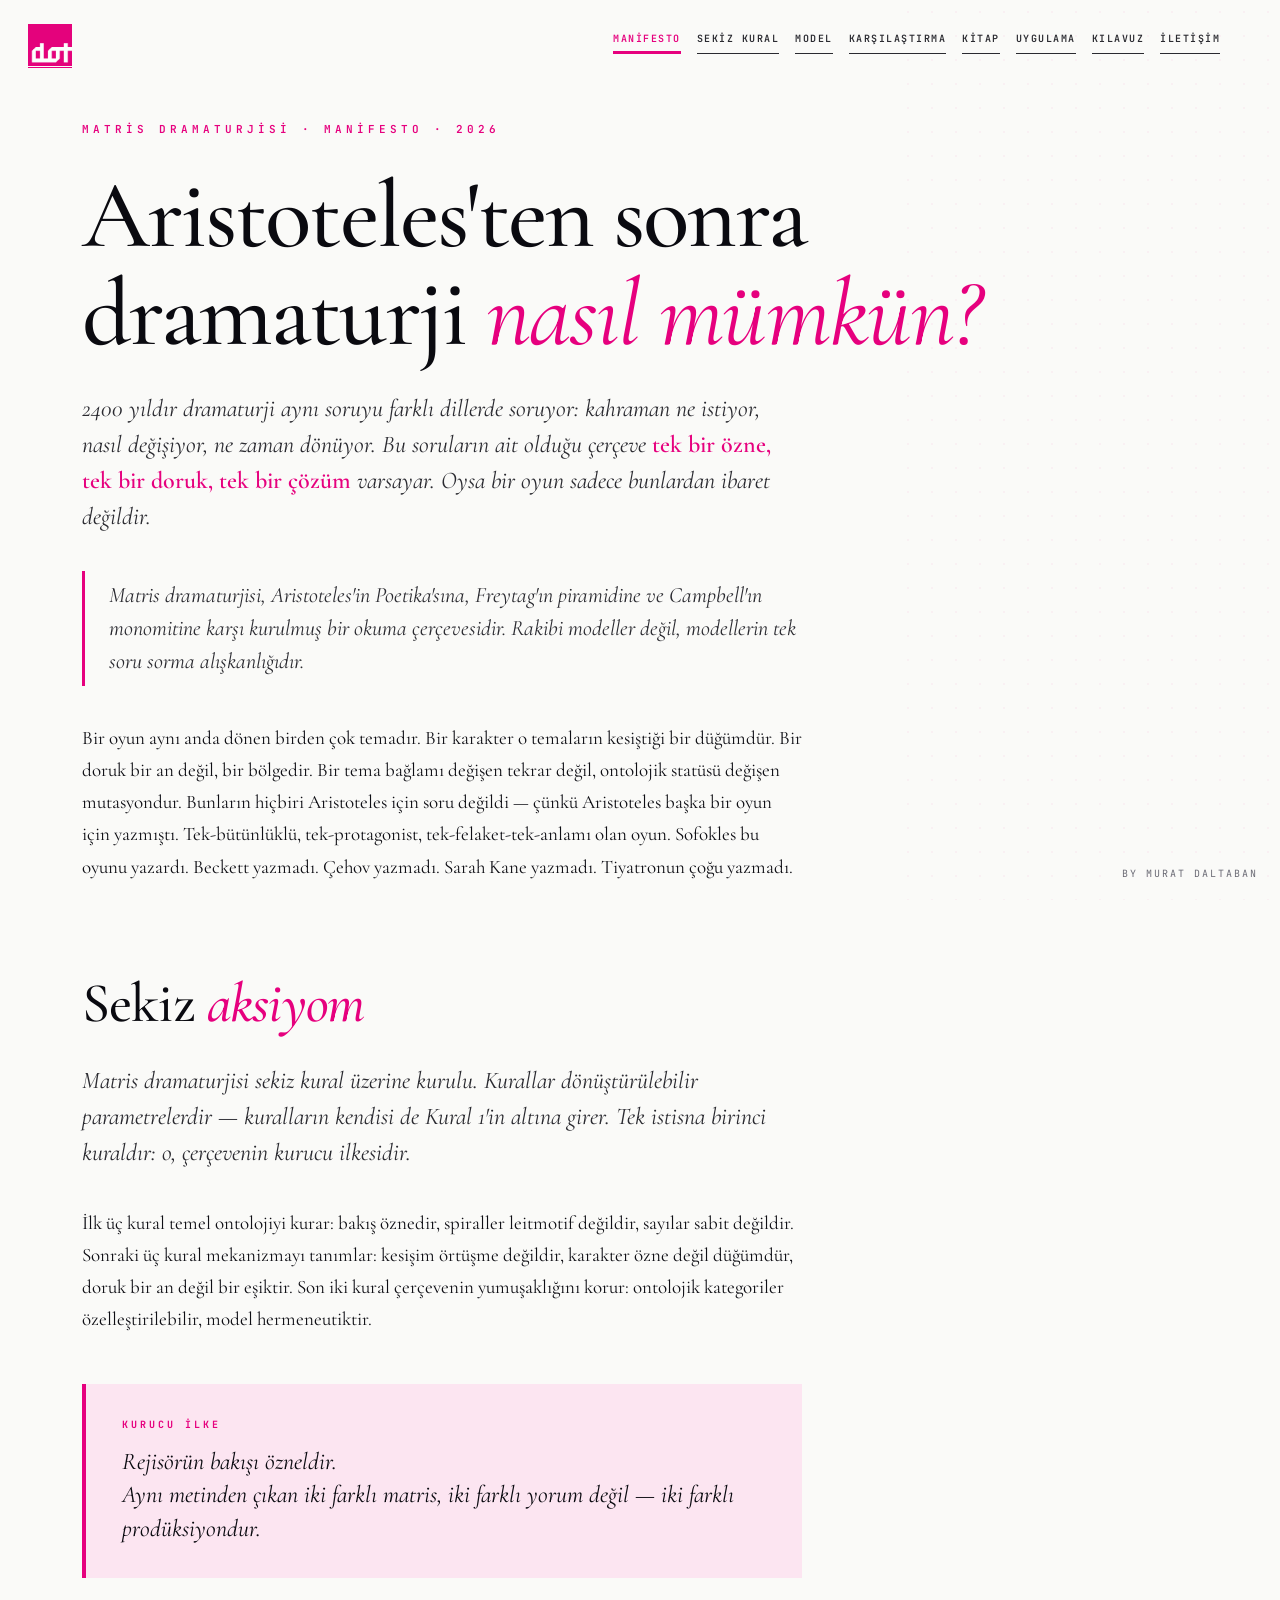
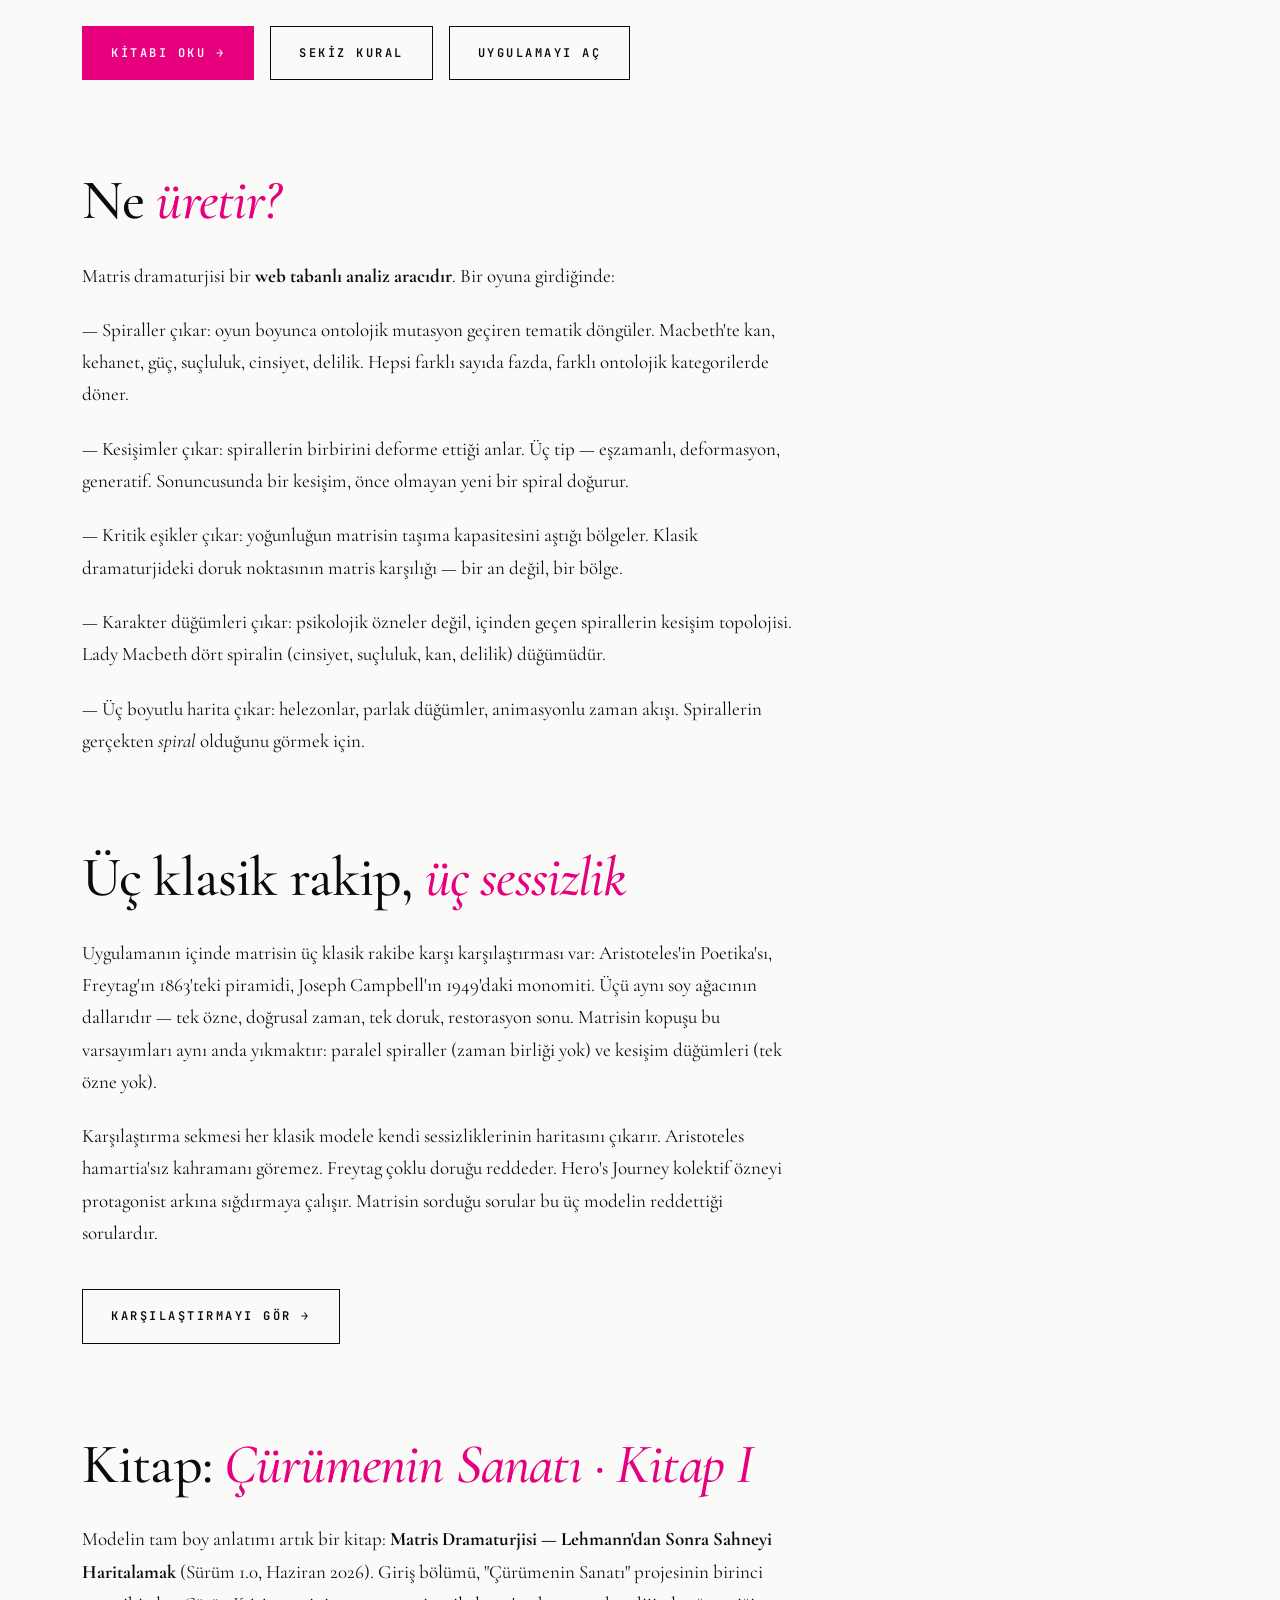
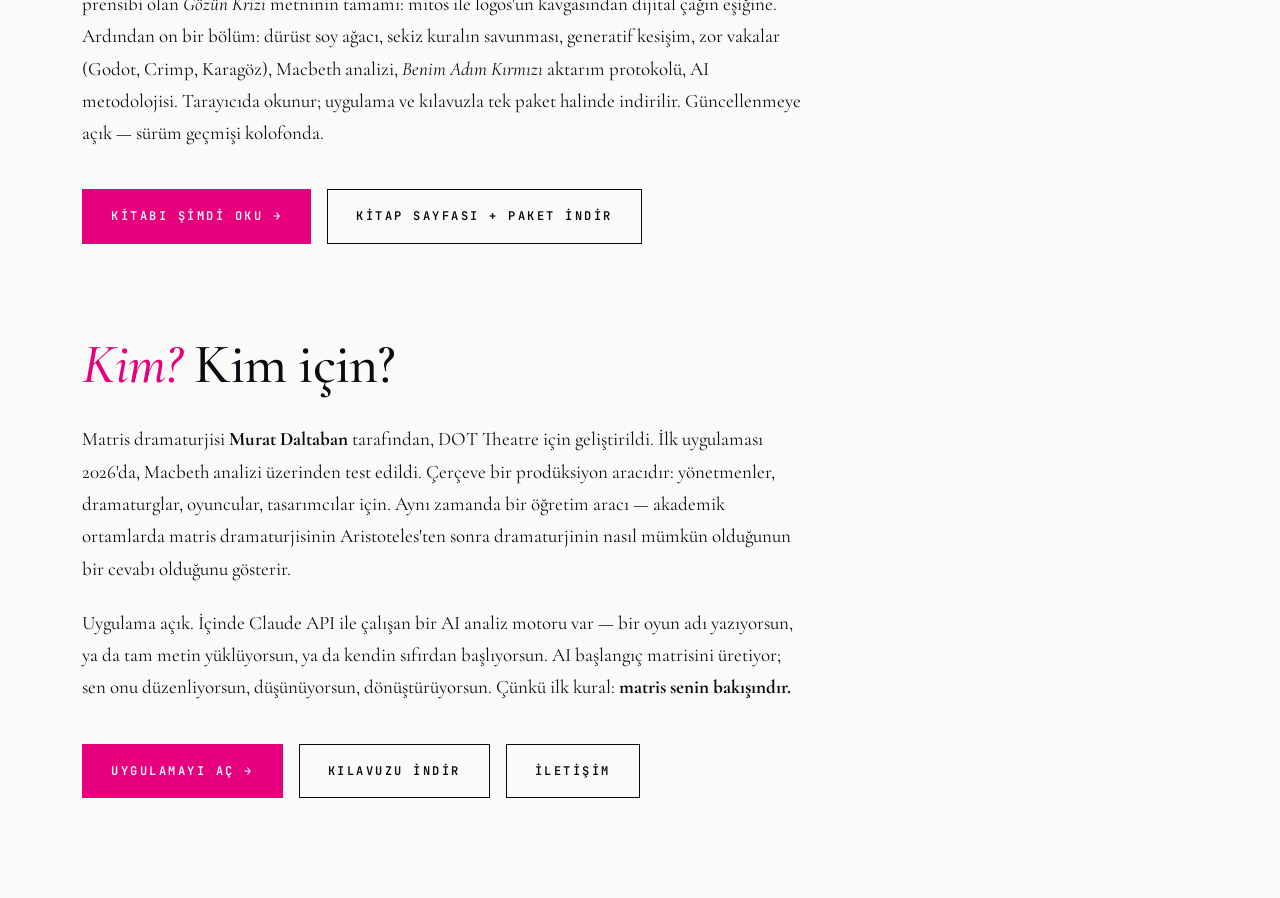
<file: index.html>
<!DOCTYPE html>
<html lang="tr">
<head>
<meta charset="UTF-8">
<meta name="viewport" content="width=device-width, initial-scale=1">
<title>Matris Dramaturjisi — Aristoteles'ten sonra dramaturji nasıl mümkün?</title>
<meta name="description" content="Lineer dramaturjinin sınırlarını aşmak için geliştirilmiş rizomatik dramaturgik çerçeve. Sekiz aksiyom, spiral döngüler, kesişimsel anlam olayları. Murat Daltaban / DOT Theatre.">
<link rel="stylesheet" href="style.css">
</head>
<body>

<main class="page">

  <div class="eyebrow">Matris Dramaturjisi · Manifesto · 2026</div>

  <h1 class="hero">Aristoteles'ten sonra dramaturji <em>nasıl mümkün?</em></h1>

  <p class="lead">2400 yıldır dramaturji aynı soruyu farklı dillerde soruyor: kahraman ne istiyor, nasıl değişiyor, ne zaman dönüyor. Bu soruların ait olduğu çerçeve <em>tek bir özne, tek bir doruk, tek bir çözüm</em> varsayar. Oysa bir oyun sadece bunlardan ibaret değildir.</p>

  <blockquote>
    Matris dramaturjisi, Aristoteles'in Poetika'sına, Freytag'ın piramidine ve Campbell'ın monomitine karşı kurulmuş bir okuma çerçevesidir. Rakibi modeller değil, modellerin <em>tek soru sorma alışkanlığıdır</em>.
  </blockquote>

  <p>Bir oyun aynı anda dönen birden çok temadır. Bir karakter o temaların kesiştiği bir düğümdür. Bir doruk bir an değil, bir bölgedir. Bir tema bağlamı değişen tekrar değil, ontolojik statüsü değişen mutasyondur. Bunların hiçbiri Aristoteles için soru değildi — çünkü Aristoteles başka bir oyun için yazmıştı. Tek-bütünlüklü, tek-protagonist, tek-felaket-tek-anlamı olan oyun. Sofokles bu oyunu yazardı. Beckett yazmadı. Çehov yazmadı. Sarah Kane yazmadı. Tiyatronun çoğu yazmadı.</p>

  <h2>Sekiz <em>aksiyom</em></h2>

  <p class="lead">Matris dramaturjisi sekiz kural üzerine kurulu. Kurallar dönüştürülebilir parametrelerdir — kuralların kendisi de Kural 1'in altına girer. Tek istisna birinci kuraldır: o, çerçevenin kurucu ilkesidir.</p>

  <p>İlk üç kural temel ontolojiyi kurar: bakış öznedir, spiraller leitmotif değildir, sayılar sabit değildir. Sonraki üç kural mekanizmayı tanımlar: kesişim örtüşme değildir, karakter özne değil düğümdür, doruk bir an değil bir eşiktir. Son iki kural çerçevenin yumuşaklığını korur: ontolojik kategoriler özelleştirilebilir, model hermeneutiktir.</p>

  <div class="callout">
    <div class="label">Kurucu İlke</div>
    <p style="font-family:var(--serif);font-size:24px;font-style:italic;color:var(--black);line-height:1.4;margin:0">Rejisörün bakışı özneldir. <br>Aynı metinden çıkan iki farklı matris, iki farklı yorum değil — iki farklı <em>prodüksiyondur</em>.</p>
  </div>

  <div class="cta-row">
    <a href="kitap.html" class="btn btn-primary">Kitabı Oku →</a>
    <a href="kurallar.html" class="btn">Sekiz Kural</a>
    <a href="uygulama.html" class="btn">Uygulamayı Aç</a>
  </div>

  <h2>Ne <em>üretir?</em></h2>

  <p>Matris dramaturjisi bir <strong>web tabanlı analiz aracıdır</strong>. Bir oyuna girdiğinde:</p>

  <p>— Spiraller çıkar: oyun boyunca ontolojik mutasyon geçiren tematik döngüler. Macbeth'te kan, kehanet, güç, suçluluk, cinsiyet, delilik. Hepsi farklı sayıda fazda, farklı ontolojik kategorilerde döner.</p>

  <p>— Kesişimler çıkar: spirallerin birbirini deforme ettiği anlar. Üç tip — eşzamanlı, deformasyon, generatif. Sonuncusunda bir kesişim, önce olmayan yeni bir spiral doğurur.</p>

  <p>— Kritik eşikler çıkar: yoğunluğun matrisin taşıma kapasitesini aştığı bölgeler. Klasik dramaturjideki doruk noktasının matris karşılığı — bir an değil, bir bölge.</p>

  <p>— Karakter düğümleri çıkar: psikolojik özneler değil, içinden geçen spirallerin kesişim topolojisi. Lady Macbeth dört spiralin (cinsiyet, suçluluk, kan, delilik) düğümüdür.</p>

  <p>— Üç boyutlu harita çıkar: helezonlar, parlak düğümler, animasyonlu zaman akışı. Spirallerin gerçekten <em>spiral</em> olduğunu görmek için.</p>

  <h2>Üç klasik rakip, <em>üç sessizlik</em></h2>

  <p>Uygulamanın içinde matrisin üç klasik rakibe karşı karşılaştırması var: Aristoteles'in Poetika'sı, Freytag'ın 1863'teki piramidi, Joseph Campbell'ın 1949'daki monomiti. Üçü aynı soy ağacının dallarıdır — tek özne, doğrusal zaman, tek doruk, restorasyon sonu. Matrisin kopuşu bu varsayımları aynı anda yıkmaktır: paralel spiraller (zaman birliği yok) ve kesişim düğümleri (tek özne yok).</p>

  <p>Karşılaştırma sekmesi her klasik modele kendi sessizliklerinin haritasını çıkarır. Aristoteles hamartia'sız kahramanı göremez. Freytag çoklu doruğu reddeder. Hero's Journey kolektif özneyi protagonist arkına sığdırmaya çalışır. Matrisin sorduğu sorular bu üç modelin reddettiği sorulardır.</p>

  <div class="cta-row">
    <a href="karsilastirma.html" class="btn">Karşılaştırmayı Gör →</a>
  </div>

  <h2>Kitap: <em>Çürümenin Sanatı · Kitap I</em></h2>

  <p>Modelin tam boy anlatımı artık bir kitap: <strong>Matris Dramaturjisi — Lehmann'dan Sonra Sahneyi Haritalamak</strong> (Sürüm 1.0, Haziran 2026). Giriş bölümü, "Çürümenin Sanatı" projesinin birinci prensibi olan <em>Gözün Krizi</em> metninin tamamı: mitos ile logos'un kavgasından dijital çağın eşiğine. Ardından on bir bölüm: dürüst soy ağacı, sekiz kuralın savunması, generatif kesişim, zor vakalar (Godot, Crimp, Karagöz), Macbeth analizi, <em>Benim Adım Kırmızı</em> aktarım protokolü, AI metodolojisi. Tarayıcıda okunur; uygulama ve kılavuzla tek paket halinde indirilir. Güncellenmeye açık — sürüm geçmişi kolofonda.</p>

  <div class="cta-row">
    <a href="kitap-oku.html" class="btn btn-primary">Kitabı şimdi oku →</a>
    <a href="kitap.html" class="btn">Kitap sayfası + paket indir</a>
  </div>

  <h2><em>Kim?</em> Kim için?</h2>

  <p>Matris dramaturjisi <strong>Murat Daltaban</strong> tarafından, DOT Theatre için geliştirildi. İlk uygulaması 2026'da, Macbeth analizi üzerinden test edildi. Çerçeve bir prodüksiyon aracıdır: yönetmenler, dramaturglar, oyuncular, tasarımcılar için. Aynı zamanda bir öğretim aracı — akademik ortamlarda matris dramaturjisinin Aristoteles'ten sonra dramaturjinin nasıl mümkün olduğunun bir cevabı olduğunu gösterir.</p>

  <p>Uygulama açık. İçinde Claude API ile çalışan bir AI analiz motoru var — bir oyun adı yazıyorsun, ya da tam metin yüklüyorsun, ya da kendin sıfırdan başlıyorsun. AI başlangıç matrisini üretiyor; sen onu düzenliyorsun, düşünüyorsun, dönüştürüyorsun. Çünkü ilk kural: <strong>matris senin bakışındır.</strong></p>

  <div class="cta-row">
    <a href="uygulama.html" class="btn btn-primary">Uygulamayı Aç →</a>
    <a href="kilavuz.html" class="btn">Kılavuzu İndir</a>
    <a href="iletisim.html" class="btn">İletişim</a>
  </div>

</main>

<script src="site.js"></script>
</body>
</html>
</file>
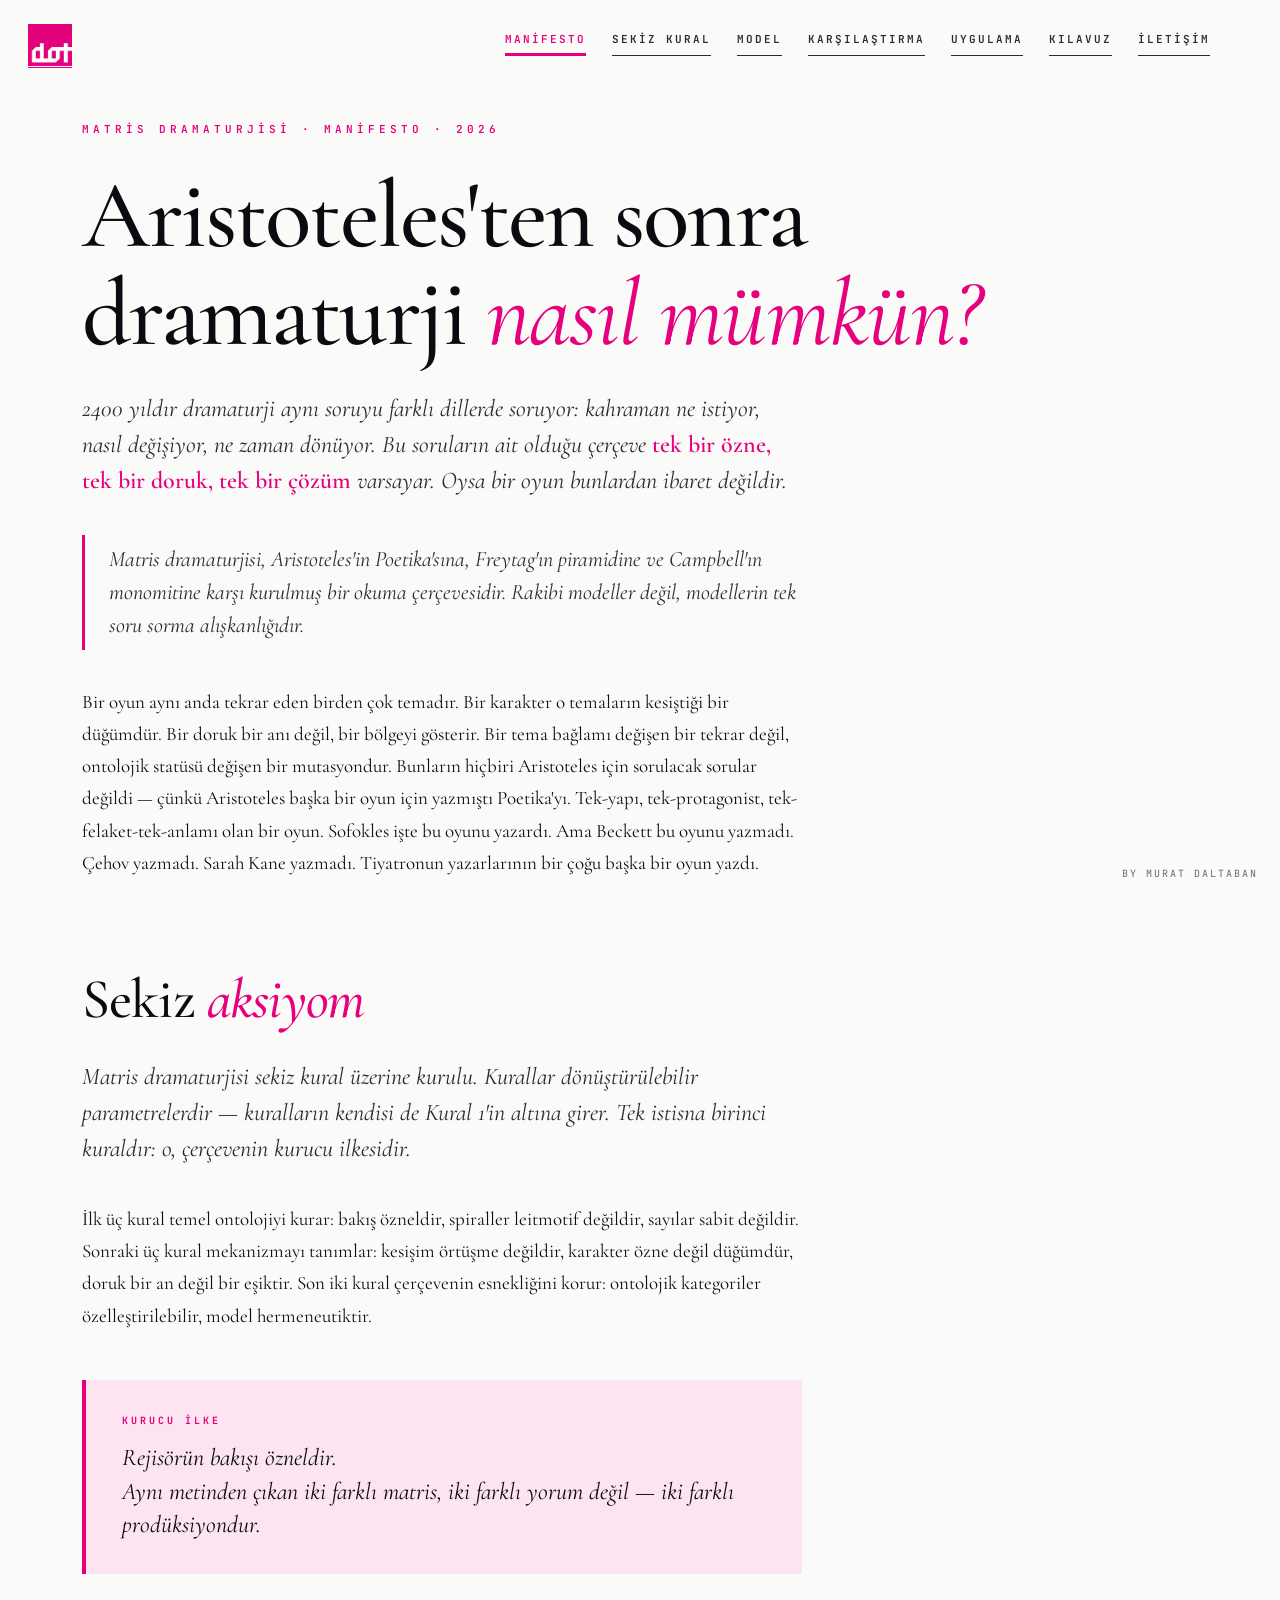
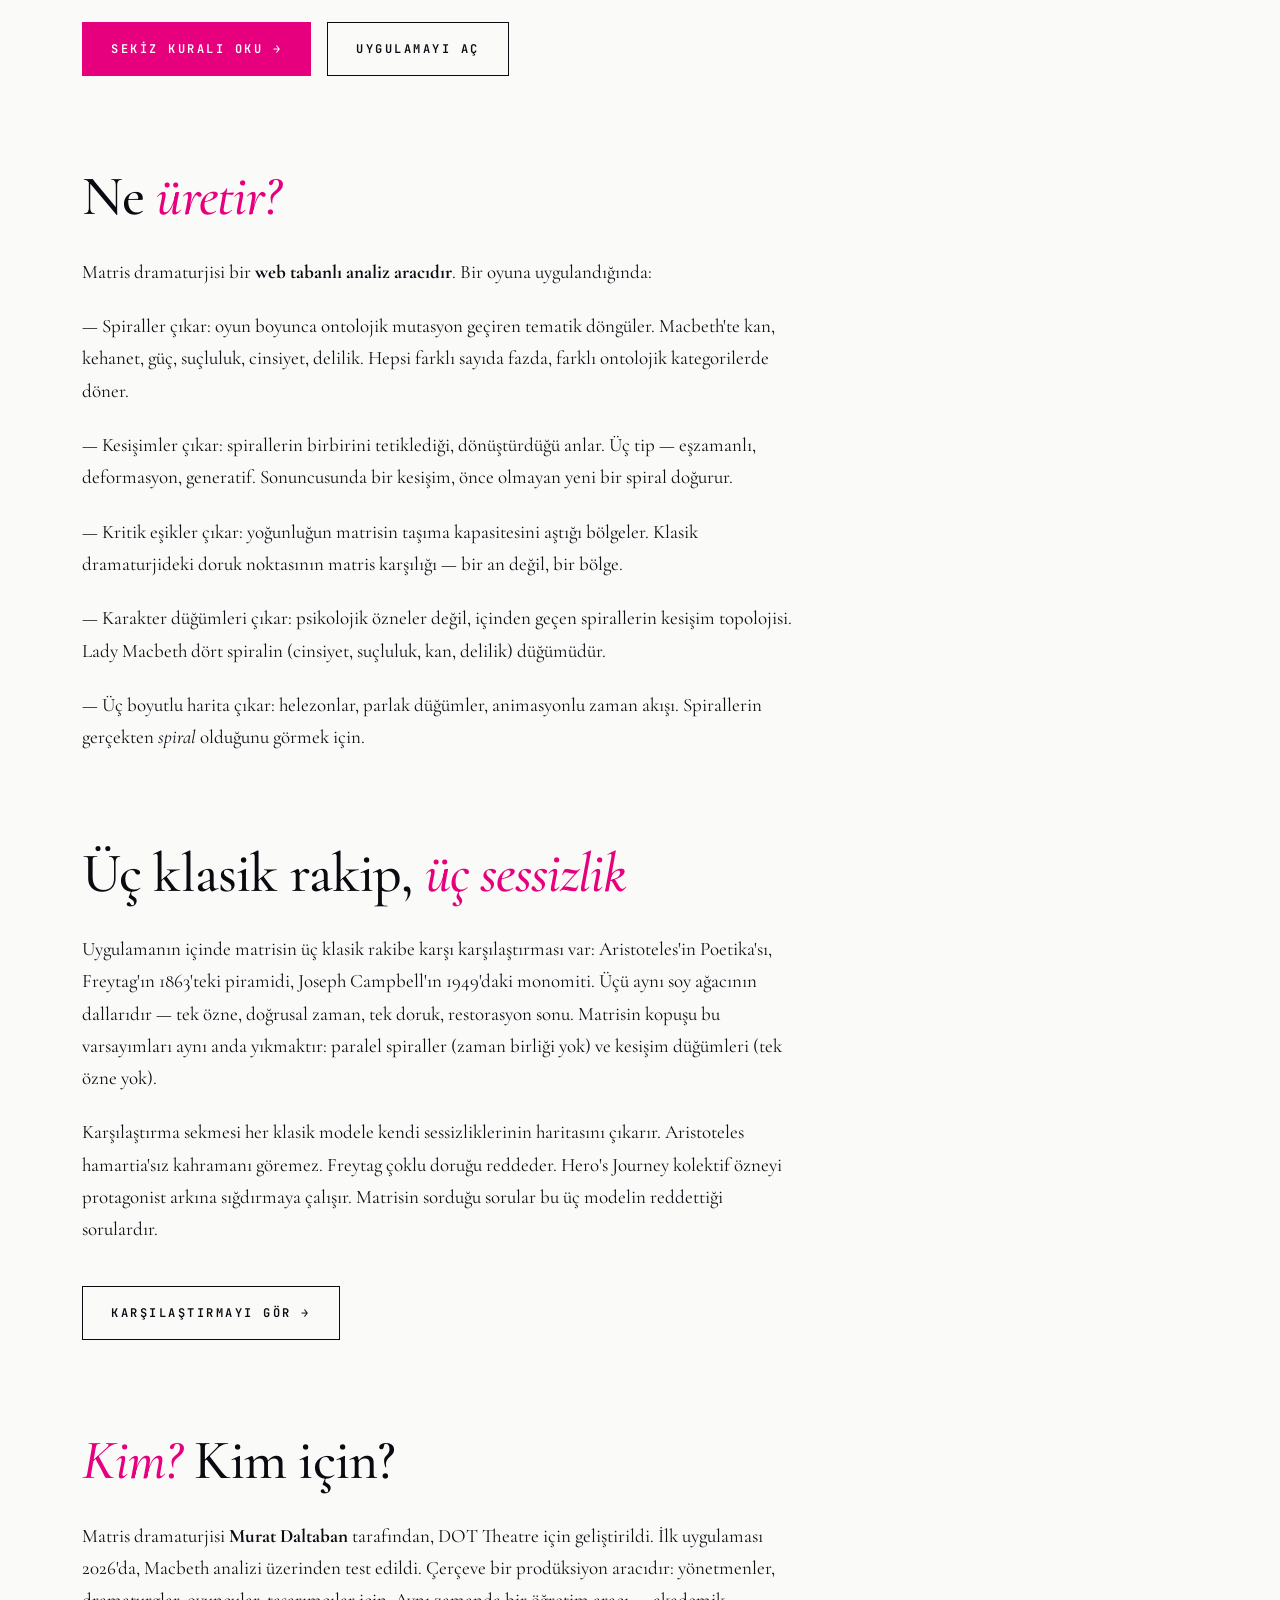
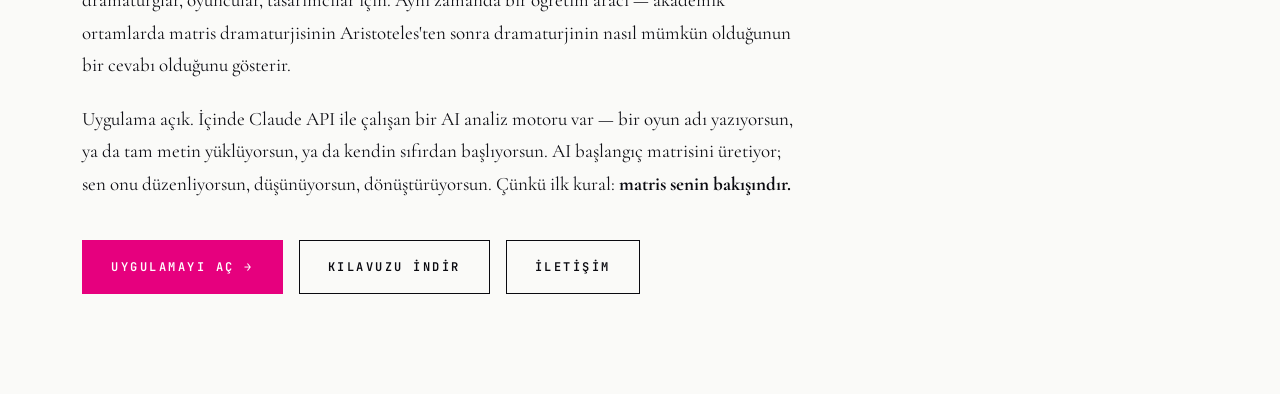
<file: matris-dramaturjisi-site (2)/index.html>
<!DOCTYPE html>
<html lang="tr">
<head>
<meta charset="UTF-8">
<meta name="viewport" content="width=device-width, initial-scale=1">
<title>Matris Dramaturjisi — Aristoteles'ten sonra dramaturji nasıl mümkün?</title>
<meta name="description" content="Lineer dramaturjinin sınırlarını aşmak için geliştirilmiş rizomatik dramaturgik çerçeve. Sekiz aksiyom, spiral döngüler, kesişimsel anlam olayları. Murat Daltaban / DOT Theatre.">
<link rel="stylesheet" href="style.css">
</head>
<body>

<main class="page">

  <div class="eyebrow">Matris Dramaturjisi · Manifesto · 2026</div>

  <h1 class="hero">Aristoteles'ten sonra dramaturji <em>nasıl mümkün?</em></h1>

  <p class="lead">2400 yıldır dramaturji aynı soruyu farklı dillerde soruyor: kahraman ne istiyor, nasıl değişiyor, ne zaman dönüyor. Bu soruların ait olduğu çerçeve <em>tek bir özne, tek bir doruk, tek bir çözüm</em> varsayar. Oysa bir oyun bunlardan ibaret değildir.</p>

  <blockquote>
    Matris dramaturjisi, Aristoteles'in Poetika'sına, Freytag'ın piramidine ve Campbell'ın monomitine karşı kurulmuş bir okuma çerçevesidir. Rakibi modeller değil, modellerin <em>tek soru sorma alışkanlığıdır</em>.
  </blockquote>

  <p>Bir oyun aynı anda tekrar eden birden çok temadır. Bir karakter o temaların kesiştiği bir düğümdür. Bir doruk bir anı değil, bir bölgeyi gösterir. Bir tema bağlamı değişen bir tekrar değil, ontolojik statüsü değişen bir mutasyondur. Bunların hiçbiri Aristoteles için sorulacak sorular değildi — çünkü Aristoteles başka bir oyun için yazmıştı Poetika'yı. Tek-yapı, tek-protagonist, tek-felaket-tek-anlamı olan bir oyun. Sofokles işte bu oyunu yazardı. Ama Beckett bu oyunu yazmadı. Çehov yazmadı. Sarah Kane yazmadı. Tiyatronun yazarlarının bir çoğu başka bir oyun yazdı.</p>

  <h2>Sekiz <em>aksiyom</em></h2>

  <p class="lead">Matris dramaturjisi sekiz kural üzerine kurulu. Kurallar dönüştürülebilir parametrelerdir — kuralların kendisi de Kural 1'in altına girer. Tek istisna birinci kuraldır: o, çerçevenin kurucu ilkesidir.</p>

  <p>İlk üç kural temel ontolojiyi kurar: bakış özneldir, spiraller leitmotif değildir, sayılar sabit değildir. Sonraki üç kural mekanizmayı tanımlar: kesişim örtüşme değildir, karakter özne değil düğümdür, doruk bir an değil bir eşiktir. Son iki kural çerçevenin esnekliğini korur: ontolojik kategoriler özelleştirilebilir, model hermeneutiktir.</p>

  <div class="callout">
    <div class="label">Kurucu İlke</div>
    <p style="font-family:var(--serif);font-size:24px;font-style:italic;color:var(--black);line-height:1.4;margin:0">Rejisörün bakışı özneldir. <br>Aynı metinden çıkan iki farklı matris, iki farklı yorum değil — iki farklı <em>prodüksiyondur</em>.</p>
  </div>

  <div class="cta-row">
    <a href="kurallar.html" class="btn btn-primary">Sekiz Kuralı Oku →</a>
    <a href="uygulama.html" class="btn">Uygulamayı Aç</a>
  </div>

  <h2>Ne <em>üretir?</em></h2>

  <p>Matris dramaturjisi bir <strong>web tabanlı analiz aracıdır</strong>. Bir oyuna uygulandığında:</p>

  <p>— Spiraller çıkar: oyun boyunca ontolojik mutasyon geçiren tematik döngüler. Macbeth'te kan, kehanet, güç, suçluluk, cinsiyet, delilik. Hepsi farklı sayıda fazda, farklı ontolojik kategorilerde döner.</p>

  <p>— Kesişimler çıkar: spirallerin birbirini tetiklediği, dönüştürdüğü anlar. Üç tip — eşzamanlı, deformasyon, generatif. Sonuncusunda bir kesişim, önce olmayan yeni bir spiral doğurur.</p>

  <p>— Kritik eşikler çıkar: yoğunluğun matrisin taşıma kapasitesini aştığı bölgeler. Klasik dramaturjideki doruk noktasının matris karşılığı — bir an değil, bir bölge.</p>

  <p>— Karakter düğümleri çıkar: psikolojik özneler değil, içinden geçen spirallerin kesişim topolojisi. Lady Macbeth dört spiralin (cinsiyet, suçluluk, kan, delilik) düğümüdür.</p>

  <p>— Üç boyutlu harita çıkar: helezonlar, parlak düğümler, animasyonlu zaman akışı. Spirallerin gerçekten <em>spiral</em> olduğunu görmek için.</p>

  <h2>Üç klasik rakip, <em>üç sessizlik</em></h2>

  <p>Uygulamanın içinde matrisin üç klasik rakibe karşı karşılaştırması var: Aristoteles'in Poetika'sı, Freytag'ın 1863'teki piramidi, Joseph Campbell'ın 1949'daki monomiti. Üçü aynı soy ağacının dallarıdır — tek özne, doğrusal zaman, tek doruk, restorasyon sonu. Matrisin kopuşu bu varsayımları aynı anda yıkmaktır: paralel spiraller (zaman birliği yok) ve kesişim düğümleri (tek özne yok).</p>

  <p>Karşılaştırma sekmesi her klasik modele kendi sessizliklerinin haritasını çıkarır. Aristoteles hamartia'sız kahramanı göremez. Freytag çoklu doruğu reddeder. Hero's Journey kolektif özneyi protagonist arkına sığdırmaya çalışır. Matrisin sorduğu sorular bu üç modelin reddettiği sorulardır.</p>

  <div class="cta-row">
    <a href="karsilastirma.html" class="btn">Karşılaştırmayı Gör →</a>
  </div>

  <h2><em>Kim?</em> Kim için?</h2>

  <p>Matris dramaturjisi <strong>Murat Daltaban</strong> tarafından, DOT Theatre için geliştirildi. İlk uygulaması 2026'da, Macbeth analizi üzerinden test edildi. Çerçeve bir prodüksiyon aracıdır: yönetmenler, dramaturglar, oyuncular, tasarımcılar için. Aynı zamanda bir öğretim aracı — akademik ortamlarda matris dramaturjisinin Aristoteles'ten sonra dramaturjinin nasıl mümkün olduğunun bir cevabı olduğunu gösterir.</p>

  <p>Uygulama açık. İçinde Claude API ile çalışan bir AI analiz motoru var — bir oyun adı yazıyorsun, ya da tam metin yüklüyorsun, ya da kendin sıfırdan başlıyorsun. AI başlangıç matrisini üretiyor; sen onu düzenliyorsun, düşünüyorsun, dönüştürüyorsun. Çünkü ilk kural: <strong>matris senin bakışındır.</strong></p>

  <div class="cta-row">
    <a href="uygulama.html" class="btn btn-primary">Uygulamayı Aç →</a>
    <a href="kilavuz.html" class="btn">Kılavuzu İndir</a>
    <a href="iletisim.html" class="btn">İletişim</a>
  </div>

</main>

<script src="site.js"></script>
</body>
</html>
</file>
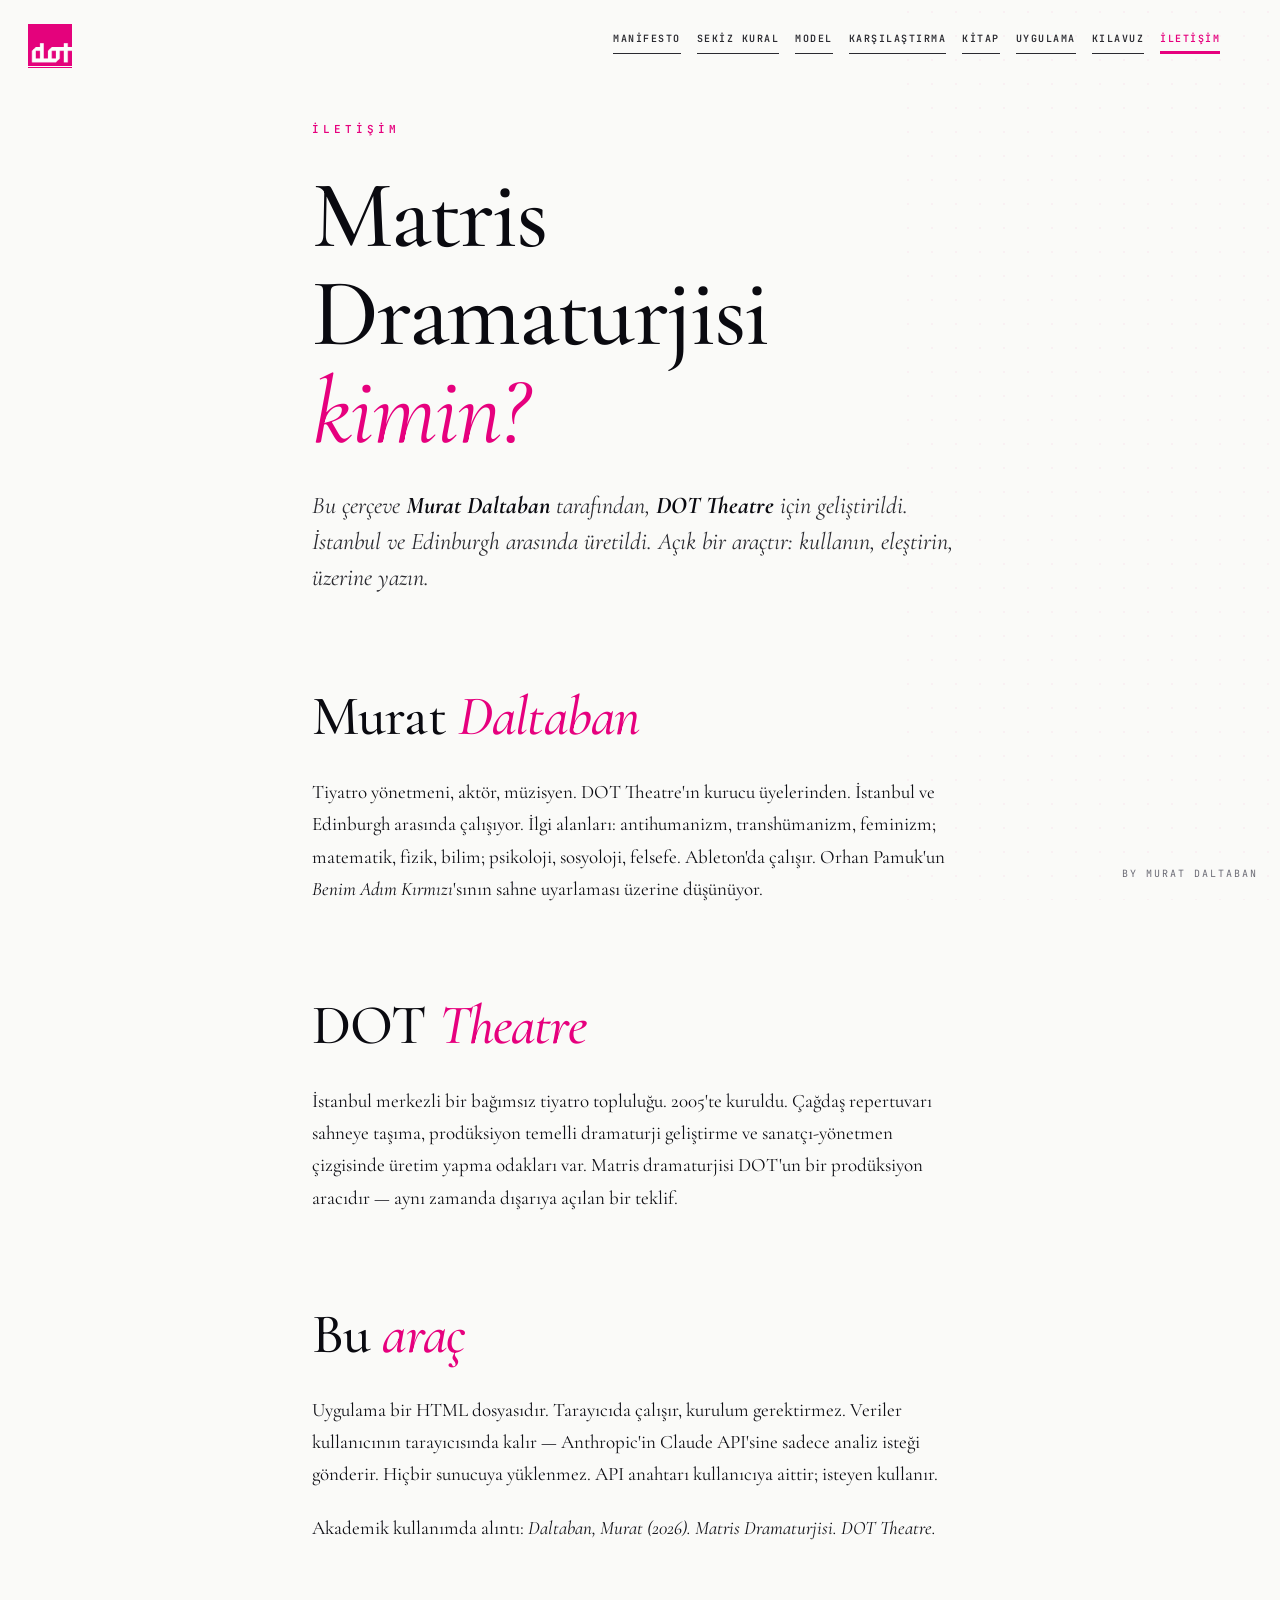
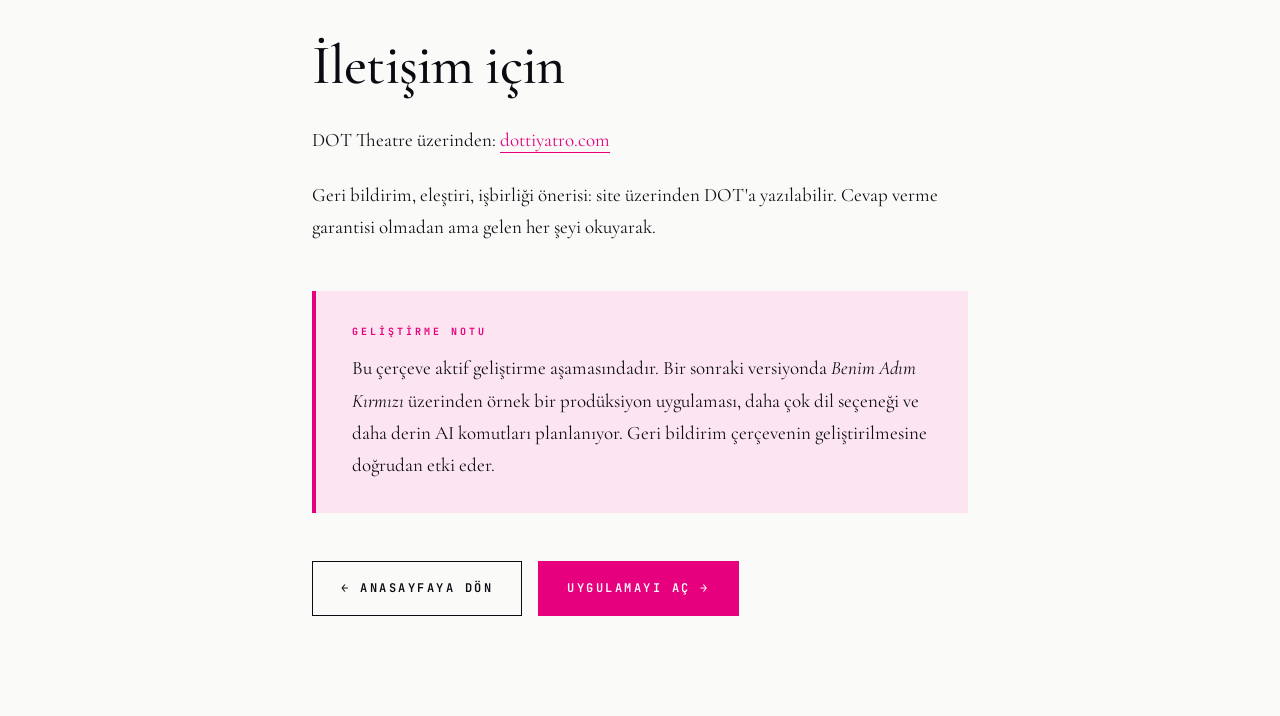
<file: iletisim.html>
<!DOCTYPE html>
<html lang="tr">
<head>
<meta charset="UTF-8">
<meta name="viewport" content="width=device-width, initial-scale=1">
<title>İletişim — Matris Dramaturjisi</title>
<link rel="stylesheet" href="style.css">
</head>
<body>

<main class="page page-narrow">

  <div class="eyebrow">İletişim</div>
  <h1 class="hero">Matris Dramaturjisi <em>kimin?</em></h1>

  <p class="lead">Bu çerçeve <strong>Murat Daltaban</strong> tarafından, <strong>DOT Theatre</strong> için geliştirildi. İstanbul ve Edinburgh arasında üretildi. Açık bir araçtır: kullanın, eleştirin, üzerine yazın.</p>

  <h2>Murat <em>Daltaban</em></h2>

  <p>Tiyatro yönetmeni, aktör, müzisyen. DOT Theatre'ın kurucu üyelerinden. İstanbul ve Edinburgh arasında çalışıyor. İlgi alanları: antihumanizm, transhümanizm, feminizm; matematik, fizik, bilim; psikoloji, sosyoloji, felsefe. Ableton'da çalışır. Orhan Pamuk'un <em>Benim Adım Kırmızı</em>'sının sahne uyarlaması üzerine düşünüyor.</p>

  <h2>DOT <em>Theatre</em></h2>

  <p>İstanbul merkezli bir bağımsız tiyatro topluluğu. 2005'te kuruldu. Çağdaş repertuvarı sahneye taşıma, prodüksiyon temelli dramaturji geliştirme ve sanatçı-yönetmen çizgisinde üretim yapma odakları var. Matris dramaturjisi DOT'un bir prodüksiyon aracıdır — aynı zamanda dışarıya açılan bir teklif.</p>

  <h2>Bu <em>araç</em></h2>

  <p>Uygulama bir HTML dosyasıdır. Tarayıcıda çalışır, kurulum gerektirmez. Veriler kullanıcının tarayıcısında kalır — Anthropic'in Claude API'sine sadece analiz isteği gönderir. Hiçbir sunucuya yüklenmez. API anahtarı kullanıcıya aittir; isteyen kullanır.</p>

  <p>Akademik kullanımda alıntı: <em>Daltaban, Murat (2026). Matris Dramaturjisi. DOT Theatre.</em></p>

  <h2>İletişim için</h2>

  <p>DOT Theatre üzerinden: <a href="https://www.dottiyatro.com" target="_blank">dottiyatro.com</a></p>
  <p>Geri bildirim, eleştiri, işbirliği önerisi: site üzerinden DOT'a yazılabilir. Cevap verme garantisi olmadan ama gelen her şeyi okuyarak.</p>

  <div class="callout">
    <div class="label">Geliştirme notu</div>
    <p>Bu çerçeve aktif geliştirme aşamasındadır. Bir sonraki versiyonda <em>Benim Adım Kırmızı</em> üzerinden örnek bir prodüksiyon uygulaması, daha çok dil seçeneği ve daha derin AI komutları planlanıyor. Geri bildirim çerçevenin geliştirilmesine doğrudan etki eder.</p>
  </div>

  <div class="cta-row">
    <a href="index.html" class="btn">← Anasayfaya dön</a>
    <a href="uygulama.html" class="btn btn-primary">Uygulamayı Aç →</a>
  </div>

</main>

<script src="site.js"></script>
</body>
</html>
</file>
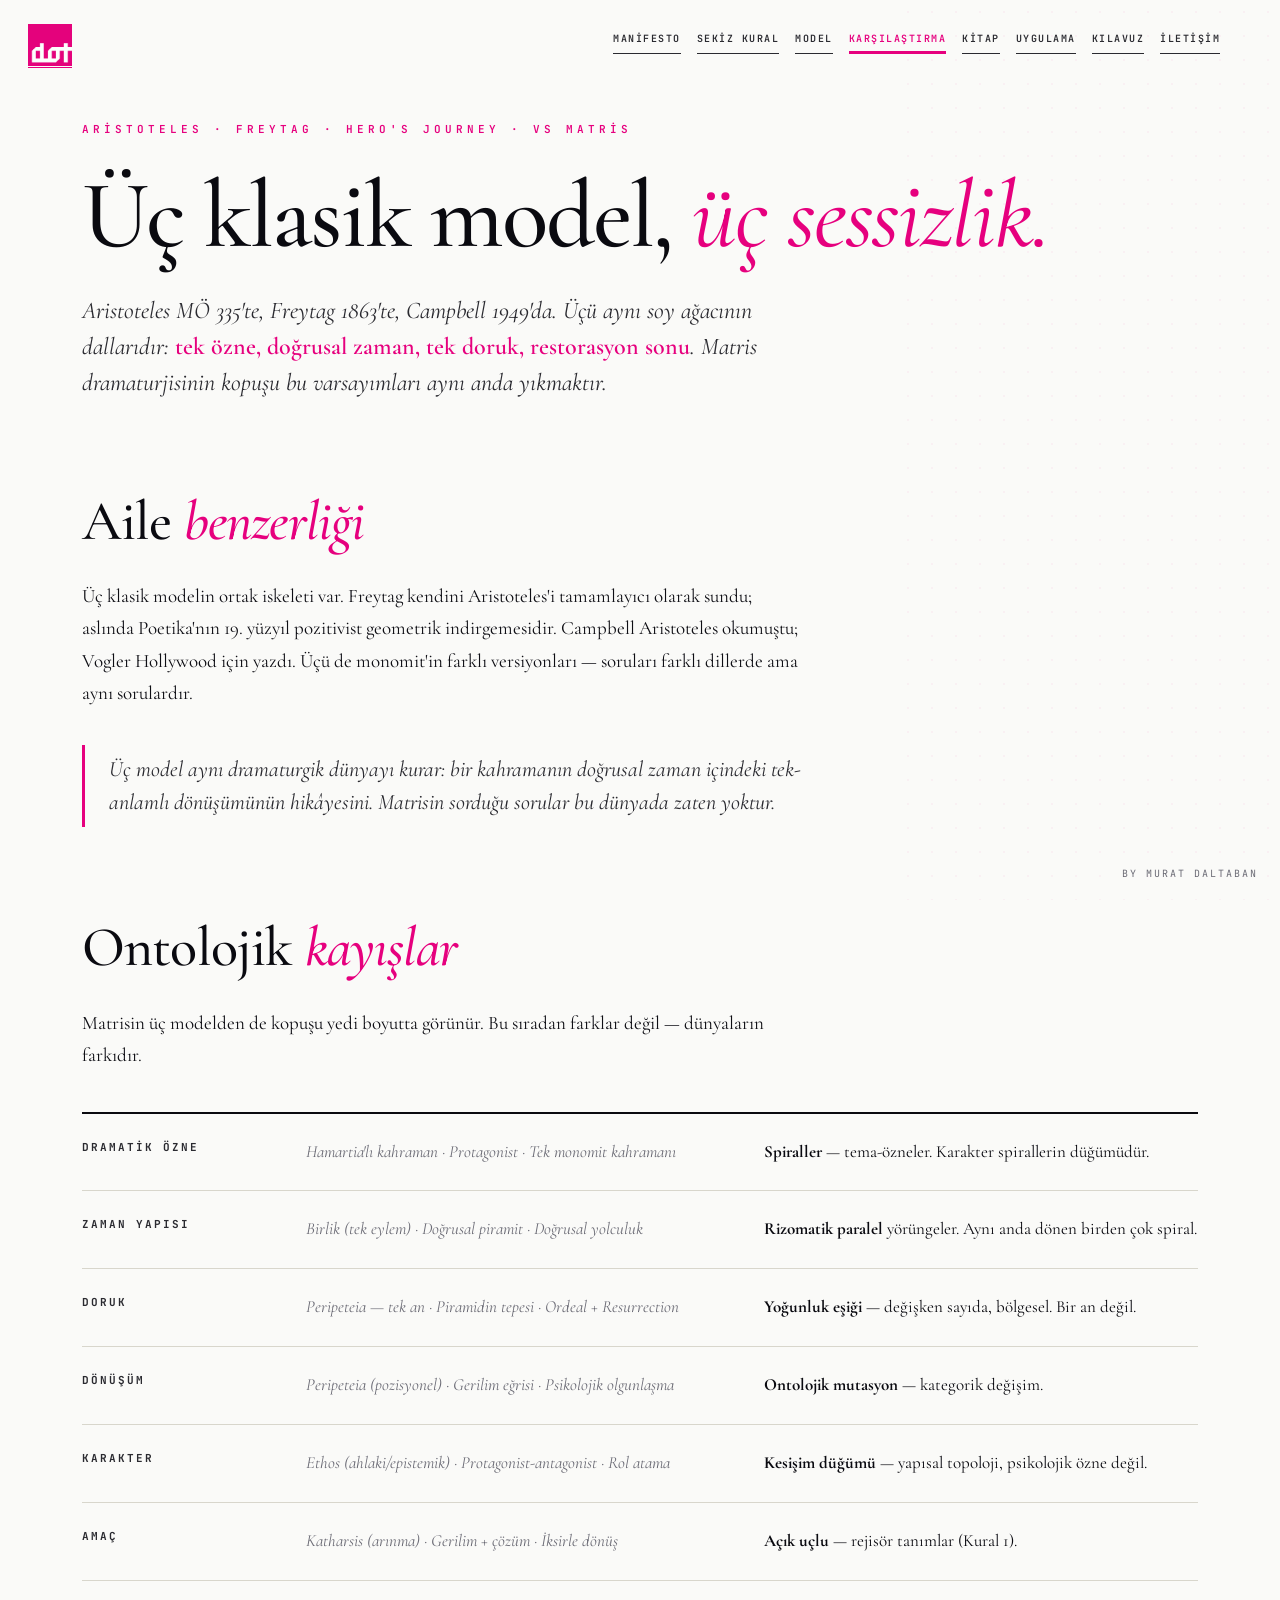
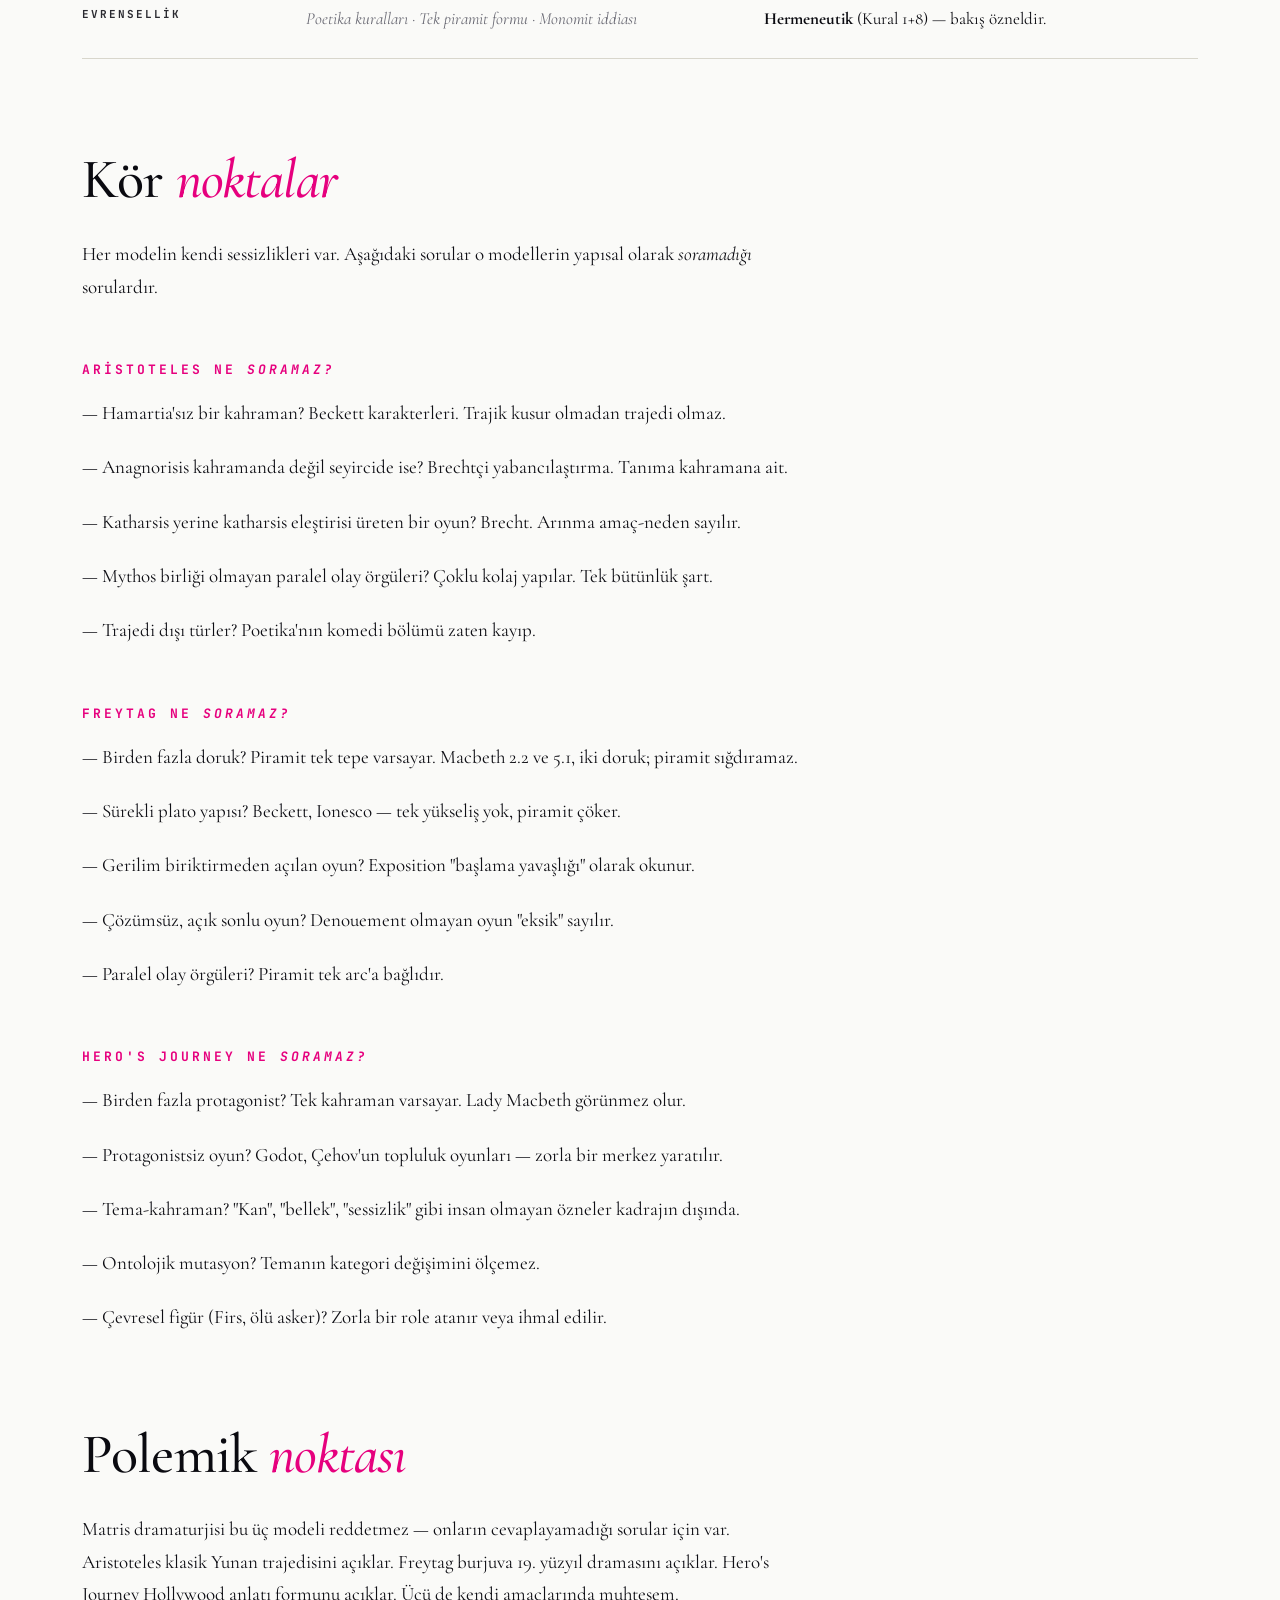
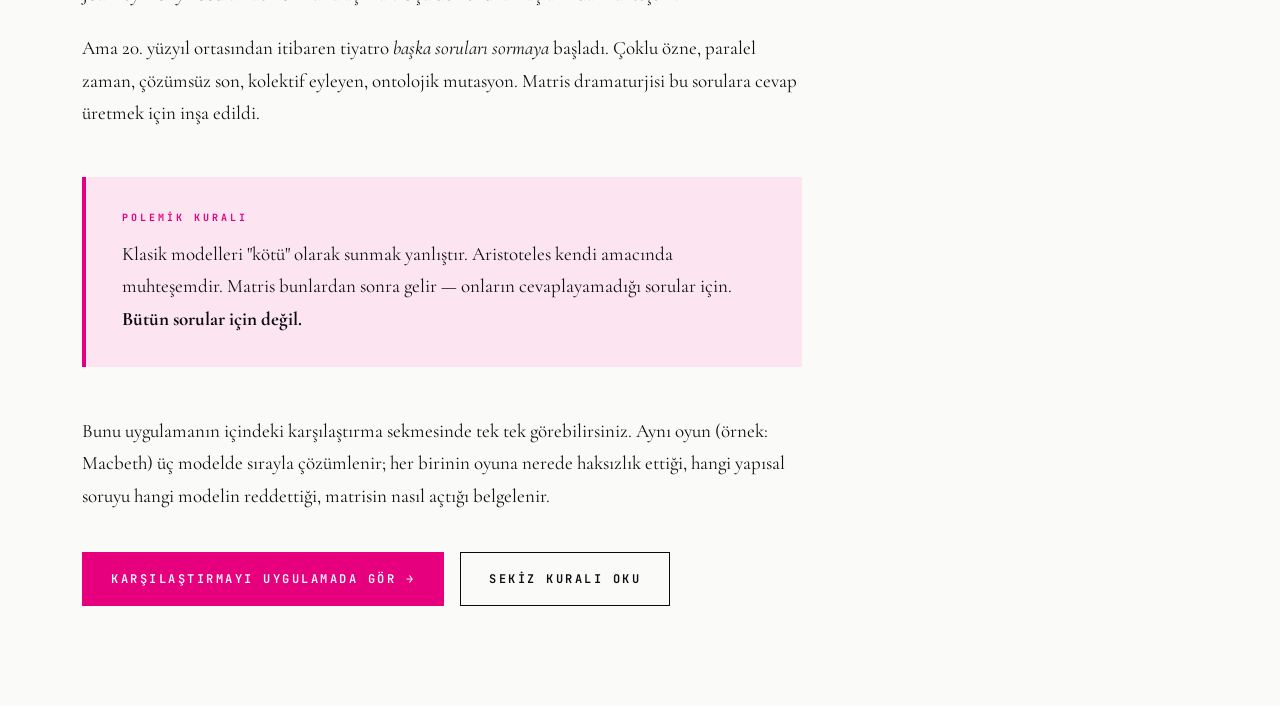
<file: karsilastirma.html>
<!DOCTYPE html>
<html lang="tr">
<head>
<meta charset="UTF-8">
<meta name="viewport" content="width=device-width, initial-scale=1">
<title>Karşılaştırma — Üç klasik model, üç sessizlik</title>
<link rel="stylesheet" href="style.css">
</head>
<body>

<main class="page">

  <div class="eyebrow">Aristoteles · Freytag · Hero's Journey · vs Matris</div>
  <h1 class="hero">Üç klasik model, <em>üç sessizlik.</em></h1>
  <p class="lead">Aristoteles MÖ 335'te, Freytag 1863'te, Campbell 1949'da. Üçü aynı soy ağacının dallarıdır: <em>tek özne, doğrusal zaman, tek doruk, restorasyon sonu</em>. Matris dramaturjisinin kopuşu bu varsayımları aynı anda yıkmaktır.</p>

  <h2>Aile <em>benzerliği</em></h2>

  <p>Üç klasik modelin ortak iskeleti var. Freytag kendini Aristoteles'i tamamlayıcı olarak sundu; aslında Poetika'nın 19. yüzyıl pozitivist geometrik indirgemesidir. Campbell Aristoteles okumuştu; Vogler Hollywood için yazdı. Üçü de monomit'in farklı versiyonları — soruları farklı dillerde ama aynı sorulardır.</p>

  <blockquote>
    Üç model aynı dramaturgik dünyayı kurar: bir kahramanın doğrusal zaman içindeki tek-anlamlı dönüşümünün hikâyesini. <em>Matrisin sorduğu sorular bu dünyada zaten yoktur.</em>
  </blockquote>

  <h2>Ontolojik <em>kayışlar</em></h2>

  <p>Matrisin üç modelden de kopuşu yedi boyutta görünür. Bu sıradan farklar değil — dünyaların farkıdır.</p>

  <div class="compare-table">

    <div class="compare-row">
      <div class="dim">Dramatik özne</div>
      <div class="other">Hamartia'lı kahraman · Protagonist · Tek monomit kahramanı</div>
      <div class="matris"><strong>Spiraller</strong> — tema-özneler. Karakter spirallerin düğümüdür.</div>
    </div>

    <div class="compare-row">
      <div class="dim">Zaman yapısı</div>
      <div class="other">Birlik (tek eylem) · Doğrusal piramit · Doğrusal yolculuk</div>
      <div class="matris"><strong>Rizomatik paralel</strong> yörüngeler. Aynı anda dönen birden çok spiral.</div>
    </div>

    <div class="compare-row">
      <div class="dim">Doruk</div>
      <div class="other">Peripeteia — tek an · Piramidin tepesi · Ordeal + Resurrection</div>
      <div class="matris"><strong>Yoğunluk eşiği</strong> — değişken sayıda, bölgesel. Bir an değil.</div>
    </div>

    <div class="compare-row">
      <div class="dim">Dönüşüm</div>
      <div class="other">Peripeteia (pozisyonel) · Gerilim eğrisi · Psikolojik olgunlaşma</div>
      <div class="matris"><strong>Ontolojik mutasyon</strong> — kategorik değişim.</div>
    </div>

    <div class="compare-row">
      <div class="dim">Karakter</div>
      <div class="other">Ethos (ahlaki/epistemik) · Protagonist-antagonist · Rol atama</div>
      <div class="matris"><strong>Kesişim düğümü</strong> — yapısal topoloji, psikolojik özne değil.</div>
    </div>

    <div class="compare-row">
      <div class="dim">Amaç</div>
      <div class="other">Katharsis (arınma) · Gerilim + çözüm · İksirle dönüş</div>
      <div class="matris"><strong>Açık uçlu</strong> — rejisör tanımlar (Kural 1).</div>
    </div>

    <div class="compare-row">
      <div class="dim">Evrensellik</div>
      <div class="other">Poetika kuralları · Tek piramit formu · Monomit iddiası</div>
      <div class="matris"><strong>Hermeneutik</strong> (Kural 1+8) — bakış özneldir.</div>
    </div>

  </div>

  <h2>Kör <em>noktalar</em></h2>

  <p>Her modelin kendi sessizlikleri var. Aşağıdaki sorular o modellerin yapısal olarak <em>soramadığı</em> sorulardır.</p>

  <h3>Aristoteles ne <em>soramaz?</em></h3>

  <p>— Hamartia'sız bir kahraman? Beckett karakterleri. Trajik kusur olmadan trajedi olmaz.</p>
  <p>— Anagnorisis kahramanda değil seyircide ise? Brechtçi yabancılaştırma. Tanıma kahramana ait.</p>
  <p>— Katharsis yerine katharsis eleştirisi üreten bir oyun? Brecht. Arınma amaç-neden sayılır.</p>
  <p>— Mythos birliği olmayan paralel olay örgüleri? Çoklu kolaj yapılar. Tek bütünlük şart.</p>
  <p>— Trajedi dışı türler? Poetika'nın komedi bölümü zaten kayıp.</p>

  <h3>Freytag ne <em>soramaz?</em></h3>

  <p>— Birden fazla doruk? Piramit tek tepe varsayar. Macbeth 2.2 ve 5.1, iki doruk; piramit sığdıramaz.</p>
  <p>— Sürekli plato yapısı? Beckett, Ionesco — tek yükseliş yok, piramit çöker.</p>
  <p>— Gerilim biriktirmeden açılan oyun? Exposition "başlama yavaşlığı" olarak okunur.</p>
  <p>— Çözümsüz, açık sonlu oyun? Denouement olmayan oyun "eksik" sayılır.</p>
  <p>— Paralel olay örgüleri? Piramit tek arc'a bağlıdır.</p>

  <h3>Hero's Journey ne <em>soramaz?</em></h3>

  <p>— Birden fazla protagonist? Tek kahraman varsayar. Lady Macbeth görünmez olur.</p>
  <p>— Protagonistsiz oyun? Godot, Çehov'un topluluk oyunları — zorla bir merkez yaratılır.</p>
  <p>— Tema-kahraman? "Kan", "bellek", "sessizlik" gibi insan olmayan özneler kadrajın dışında.</p>
  <p>— Ontolojik mutasyon? Temanın kategori değişimini ölçemez.</p>
  <p>— Çevresel figür (Firs, ölü asker)? Zorla bir role atanır veya ihmal edilir.</p>

  <h2>Polemik <em>noktası</em></h2>

  <p>Matris dramaturjisi bu üç modeli reddetmez — onların cevaplayamadığı sorular için var. Aristoteles klasik Yunan trajedisini açıklar. Freytag burjuva 19. yüzyıl dramasını açıklar. Hero's Journey Hollywood anlatı formunu açıklar. Üçü de kendi amaçlarında muhteşem.</p>

  <p>Ama 20. yüzyıl ortasından itibaren tiyatro <em>başka soruları sormaya</em> başladı. Çoklu özne, paralel zaman, çözümsüz son, kolektif eyleyen, ontolojik mutasyon. Matris dramaturjisi bu sorulara cevap üretmek için inşa edildi.</p>

  <div class="callout">
    <div class="label">Polemik kuralı</div>
    <p>Klasik modelleri "kötü" olarak sunmak yanlıştır. Aristoteles kendi amacında muhteşemdir. Matris bunlardan sonra gelir — onların cevaplayamadığı sorular için. <strong>Bütün sorular için değil.</strong></p>
  </div>

  <p>Bunu uygulamanın içindeki karşılaştırma sekmesinde tek tek görebilirsiniz. Aynı oyun (örnek: Macbeth) üç modelde sırayla çözümlenir; her birinin oyuna nerede haksızlık ettiği, hangi yapısal soruyu hangi modelin reddettiği, matrisin nasıl açtığı belgelenir.</p>

  <div class="cta-row">
    <a href="uygulama.html" class="btn btn-primary">Karşılaştırmayı uygulamada gör →</a>
    <a href="kurallar.html" class="btn">Sekiz Kuralı oku</a>
  </div>

</main>

<script src="site.js"></script>
</body>
</html>
</file>
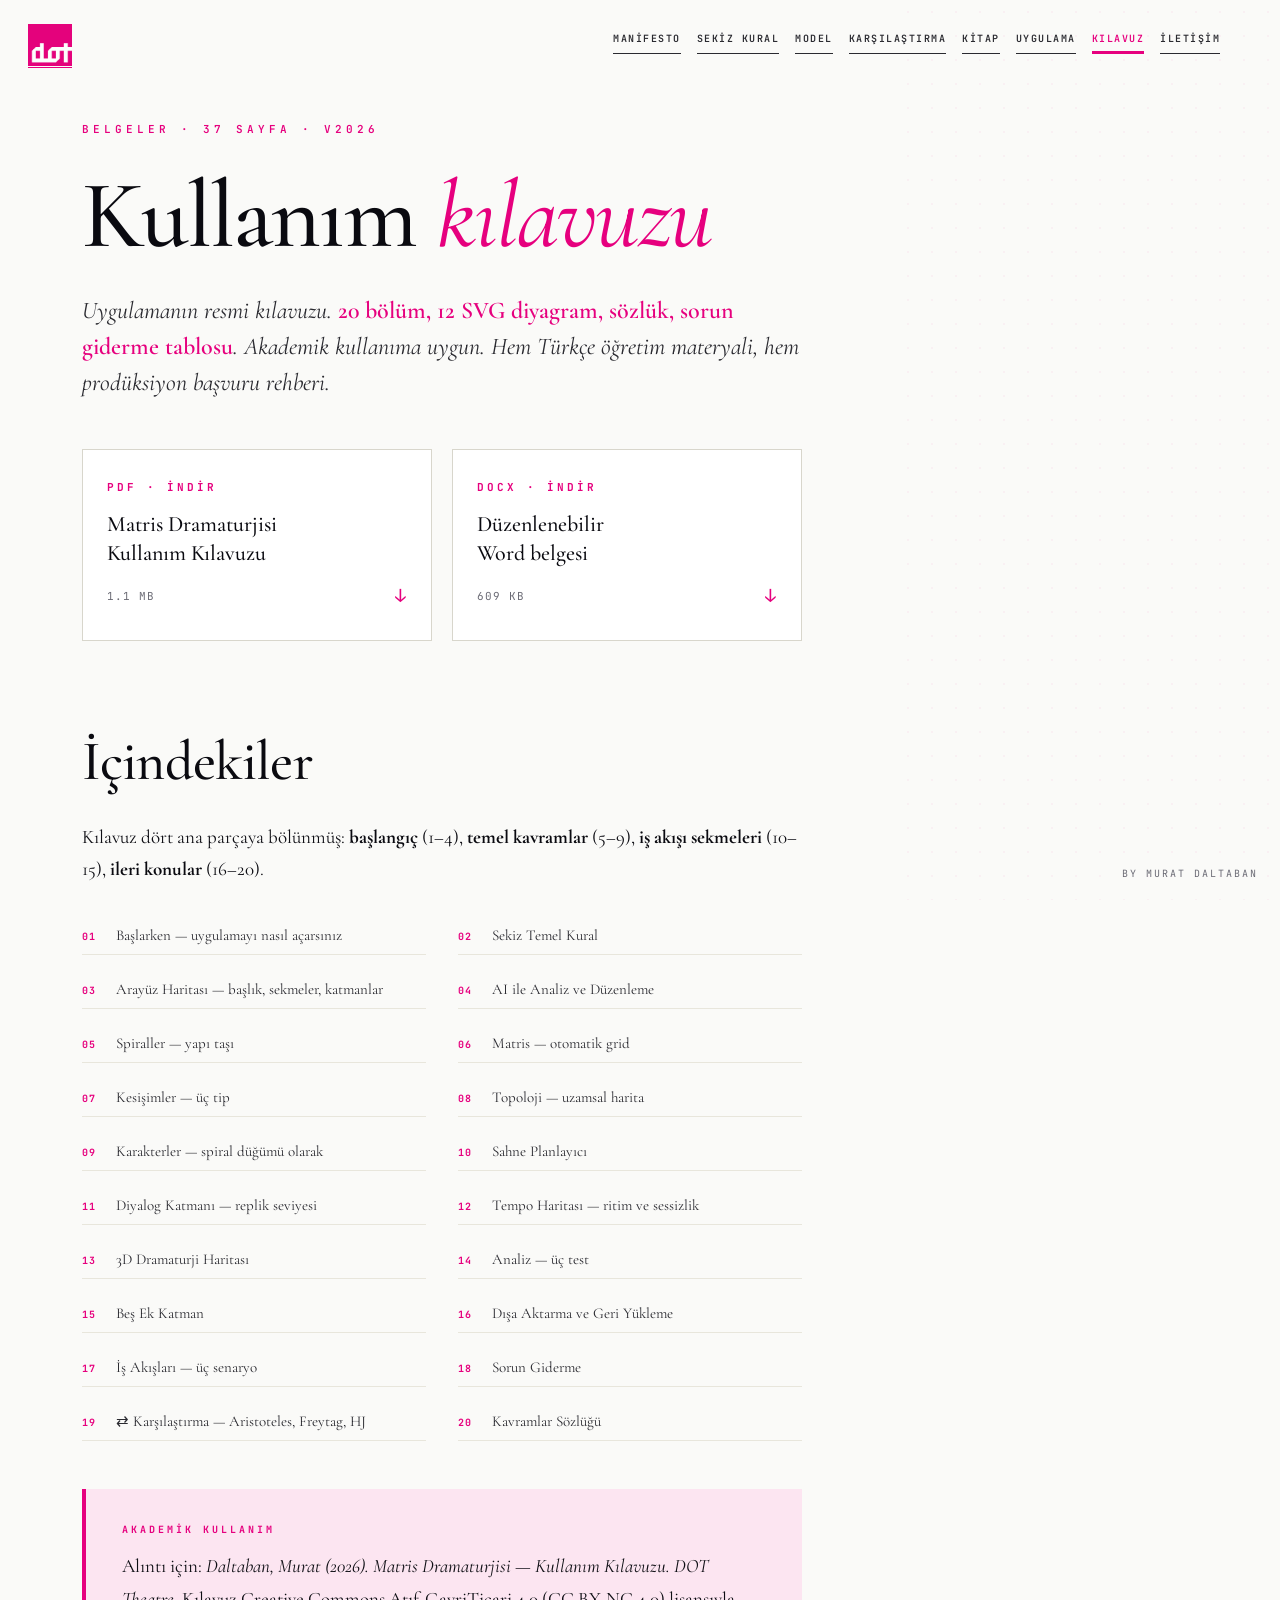
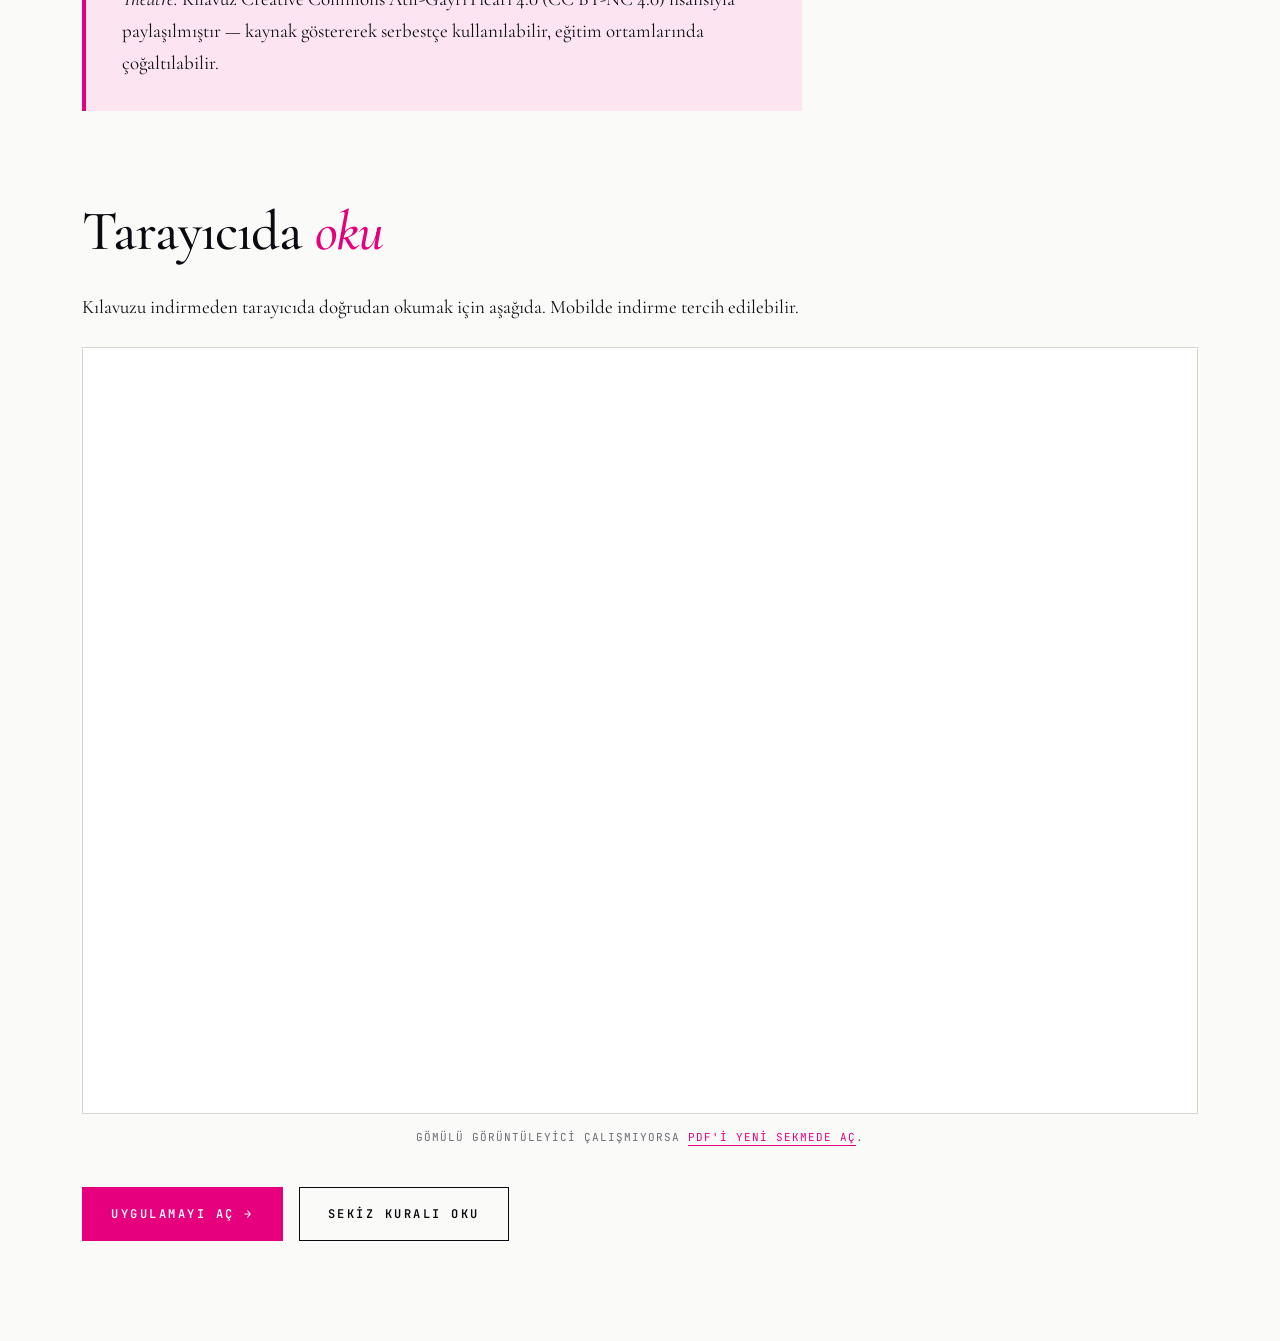
<file: kilavuz.html>
<!DOCTYPE html>
<html lang="tr">
<head>
<meta charset="UTF-8">
<meta name="viewport" content="width=device-width, initial-scale=1">
<title>Kılavuz — Matris Dramaturjisi</title>
<meta name="description" content="Matris Dramaturjisi uygulamasının kullanım kılavuzu. 20 bölüm, 37 sayfa, 12 SVG diyagram. PDF ve DOCX olarak indirilebilir.">
<link rel="stylesheet" href="style.css">
<style>
  /* Kılavuz sayfasına özgü */
  .download-row {
    display: grid;
    grid-template-columns: 1fr 1fr;
    gap: 20px;
    margin: 48px 0 64px;
    max-width: var(--col-text);
  }
  .download-card {
    border: 1px solid var(--border);
    background: var(--bg-card);
    padding: 28px 24px;
    display: flex;
    flex-direction: column;
    gap: 14px;
    text-decoration: none;
    color: var(--black);
    border-bottom: 1px solid var(--border);
    transition: all 0.2s;
    position: relative;
  }
  .download-card:hover {
    border-color: var(--magenta);
    transform: translateY(-2px);
    color: var(--black);
  }
  .download-card .format {
    font-family: var(--mono);
    font-size: 11px;
    letter-spacing: 3px;
    color: var(--magenta);
    font-weight: 700;
    text-transform: uppercase;
  }
  .download-card .name {
    font-family: var(--serif);
    font-size: 22px;
    font-weight: 500;
    color: var(--black);
    line-height: 1.3;
  }
  .download-card .meta {
    font-family: var(--mono);
    font-size: 11px;
    color: var(--text-3);
    letter-spacing: 1px;
    margin-top: auto;
    display: flex;
    justify-content: space-between;
    align-items: center;
  }
  .download-card .arrow {
    font-size: 18px;
    color: var(--magenta);
  }

  /* Bölüm özeti grid */
  .toc-grid {
    display: grid;
    grid-template-columns: repeat(2, 1fr);
    gap: 16px 32px;
    margin: 32px 0 48px;
    max-width: var(--col-text);
  }
  .toc-grid .toc-item {
    display: flex;
    gap: 12px;
    align-items: baseline;
    padding: 8px 0;
    border-bottom: 1px solid var(--border-soft);
    font-size: 15px;
    line-height: 1.4;
  }
  .toc-grid .toc-num {
    font-family: var(--mono);
    font-size: 10px;
    letter-spacing: 1px;
    color: var(--magenta);
    font-weight: 700;
    min-width: 22px;
  }
  .toc-grid .toc-label {
    color: var(--text-2);
    font-family: var(--serif);
  }

  /* Gömülü PDF görüntüleyici */
  .pdf-section {
    margin: 80px 0 40px;
  }
  .pdf-frame-wrap {
    border: 1px solid var(--border);
    background: var(--bg-card);
    overflow: hidden;
    margin-top: 24px;
  }
  .pdf-frame {
    width: 100%;
    height: 85vh;
    min-height: 700px;
    border: none;
    display: block;
  }
  .pdf-note {
    font-family: var(--mono);
    font-size: 11px;
    color: var(--text-3);
    letter-spacing: 1px;
    text-align: center;
    margin-top: 14px;
    text-transform: uppercase;
  }
  .pdf-note a {
    color: var(--magenta);
    border-bottom: 1px solid currentColor;
  }

  @media (max-width: 720px) {
    .download-row { grid-template-columns: 1fr; gap: 14px; margin: 32px 0 48px; }
    .download-card { padding: 22px 18px; }
    .toc-grid { grid-template-columns: 1fr; gap: 6px 16px; }
    .toc-grid .toc-item { font-size: 14px; }
    .pdf-frame { height: 70vh; min-height: 500px; }
  }
</style>
</head>
<body>

<main class="page">

  <div class="eyebrow">Belgeler · 37 sayfa · v2026</div>
  <h1 class="hero">Kullanım <em>kılavuzu</em></h1>
  <p class="lead">Uygulamanın resmi kılavuzu. <em>20 bölüm, 12 SVG diyagram, sözlük, sorun giderme tablosu</em>. Akademik kullanıma uygun. Hem Türkçe öğretim materyali, hem prodüksiyon başvuru rehberi.</p>

  <!-- İndirme kartları -->
  <div class="download-row">
    <a href="assets/Matris-Dramaturjisi-Kullanim-Kilavuzu.pdf" class="download-card" download>
      <div class="format">PDF · İndir</div>
      <div class="name">Matris Dramaturjisi <br>Kullanım Kılavuzu</div>
      <div class="meta">
        <span>1.1 MB</span>
        <span class="arrow">↓</span>
      </div>
    </a>
    <a href="assets/Matris-Dramaturjisi-Kullanim-Kilavuzu.docx" class="download-card" download>
      <div class="format">DOCX · İndir</div>
      <div class="name">Düzenlenebilir <br>Word belgesi</div>
      <div class="meta">
        <span>609 KB</span>
        <span class="arrow">↓</span>
      </div>
    </a>
  </div>

  <h2>İçindekiler</h2>
  <p>Kılavuz dört ana parçaya bölünmüş: <strong>başlangıç</strong> (1–4), <strong>temel kavramlar</strong> (5–9), <strong>iş akışı sekmeleri</strong> (10–15), <strong>ileri konular</strong> (16–20).</p>

  <div class="toc-grid">
    <div class="toc-item"><span class="toc-num">01</span><span class="toc-label">Başlarken — uygulamayı nasıl açarsınız</span></div>
    <div class="toc-item"><span class="toc-num">02</span><span class="toc-label">Sekiz Temel Kural</span></div>
    <div class="toc-item"><span class="toc-num">03</span><span class="toc-label">Arayüz Haritası — başlık, sekmeler, katmanlar</span></div>
    <div class="toc-item"><span class="toc-num">04</span><span class="toc-label">AI ile Analiz ve Düzenleme</span></div>
    <div class="toc-item"><span class="toc-num">05</span><span class="toc-label">Spiraller — yapı taşı</span></div>
    <div class="toc-item"><span class="toc-num">06</span><span class="toc-label">Matris — otomatik grid</span></div>
    <div class="toc-item"><span class="toc-num">07</span><span class="toc-label">Kesişimler — üç tip</span></div>
    <div class="toc-item"><span class="toc-num">08</span><span class="toc-label">Topoloji — uzamsal harita</span></div>
    <div class="toc-item"><span class="toc-num">09</span><span class="toc-label">Karakterler — spiral düğümü olarak</span></div>
    <div class="toc-item"><span class="toc-num">10</span><span class="toc-label">Sahne Planlayıcı</span></div>
    <div class="toc-item"><span class="toc-num">11</span><span class="toc-label">Diyalog Katmanı — replik seviyesi</span></div>
    <div class="toc-item"><span class="toc-num">12</span><span class="toc-label">Tempo Haritası — ritim ve sessizlik</span></div>
    <div class="toc-item"><span class="toc-num">13</span><span class="toc-label">3D Dramaturji Haritası</span></div>
    <div class="toc-item"><span class="toc-num">14</span><span class="toc-label">Analiz — üç test</span></div>
    <div class="toc-item"><span class="toc-num">15</span><span class="toc-label">Beş Ek Katman</span></div>
    <div class="toc-item"><span class="toc-num">16</span><span class="toc-label">Dışa Aktarma ve Geri Yükleme</span></div>
    <div class="toc-item"><span class="toc-num">17</span><span class="toc-label">İş Akışları — üç senaryo</span></div>
    <div class="toc-item"><span class="toc-num">18</span><span class="toc-label">Sorun Giderme</span></div>
    <div class="toc-item"><span class="toc-num">19</span><span class="toc-label">⇄ Karşılaştırma — Aristoteles, Freytag, HJ</span></div>
    <div class="toc-item"><span class="toc-num">20</span><span class="toc-label">Kavramlar Sözlüğü</span></div>
  </div>

  <div class="callout">
    <div class="label">Akademik kullanım</div>
    <p style="margin:0">Alıntı için: <em>Daltaban, Murat (2026). Matris Dramaturjisi — Kullanım Kılavuzu. DOT Theatre.</em> Kılavuz Creative Commons Atıf-GayriTicari 4.0 (CC BY-NC 4.0) lisansıyla paylaşılmıştır — kaynak göstererek serbestçe kullanılabilir, eğitim ortamlarında çoğaltılabilir.</p>
  </div>

  <!-- Gömülü PDF -->
  <div class="pdf-section">
    <h2>Tarayıcıda <em>oku</em></h2>
    <p>Kılavuzu indirmeden tarayıcıda doğrudan okumak için aşağıda. Mobilde indirme tercih edilebilir.</p>

    <div class="pdf-frame-wrap">
      <iframe class="pdf-frame" src="assets/Matris-Dramaturjisi-Kullanim-Kilavuzu.pdf#view=FitH&toolbar=1" title="Matris Dramaturjisi Kullanım Kılavuzu"></iframe>
    </div>
    <div class="pdf-note">
      Gömülü görüntüleyici çalışmıyorsa <a href="assets/Matris-Dramaturjisi-Kullanim-Kilavuzu.pdf" target="_blank">PDF'i yeni sekmede aç</a>.
    </div>
  </div>

  <div class="cta-row">
    <a href="uygulama.html" class="btn btn-primary">Uygulamayı aç →</a>
    <a href="kurallar.html" class="btn">Sekiz Kuralı oku</a>
  </div>

</main>

<script src="site.js"></script>
</body>
</html>
</file>
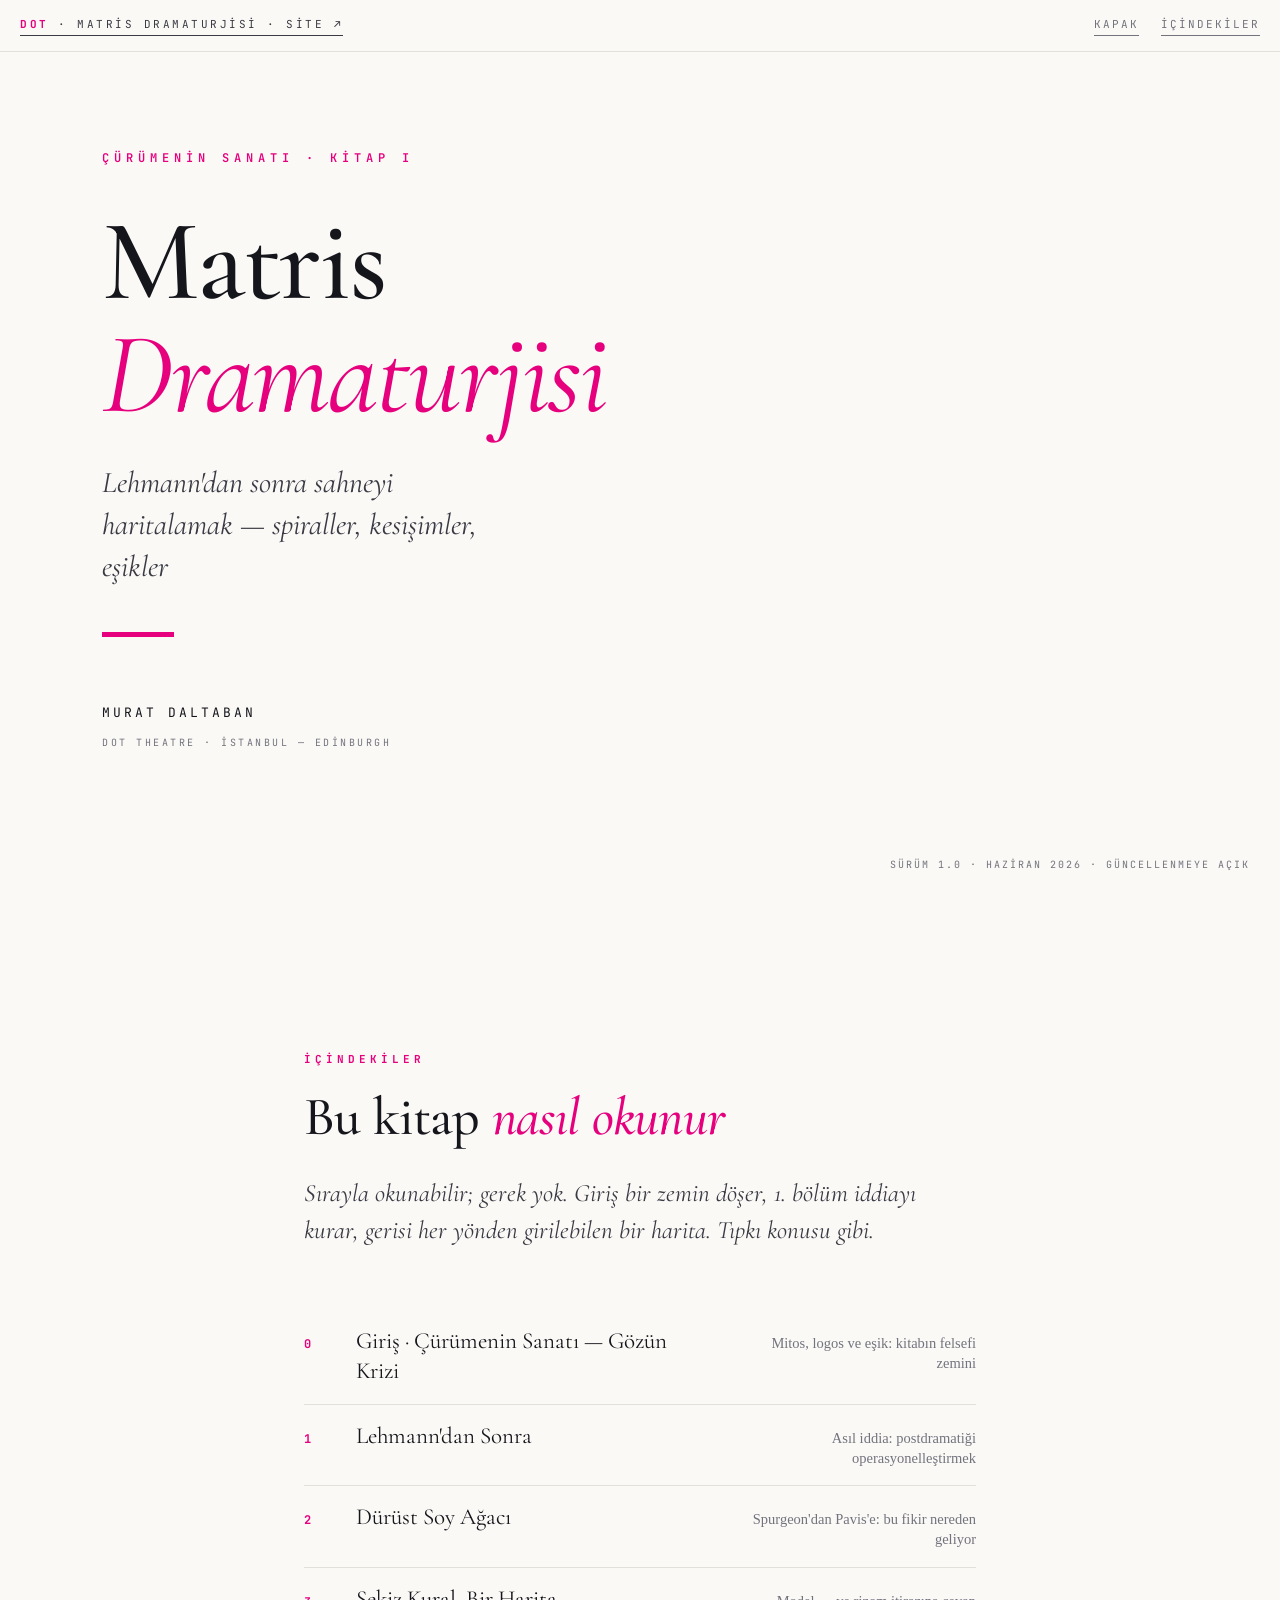
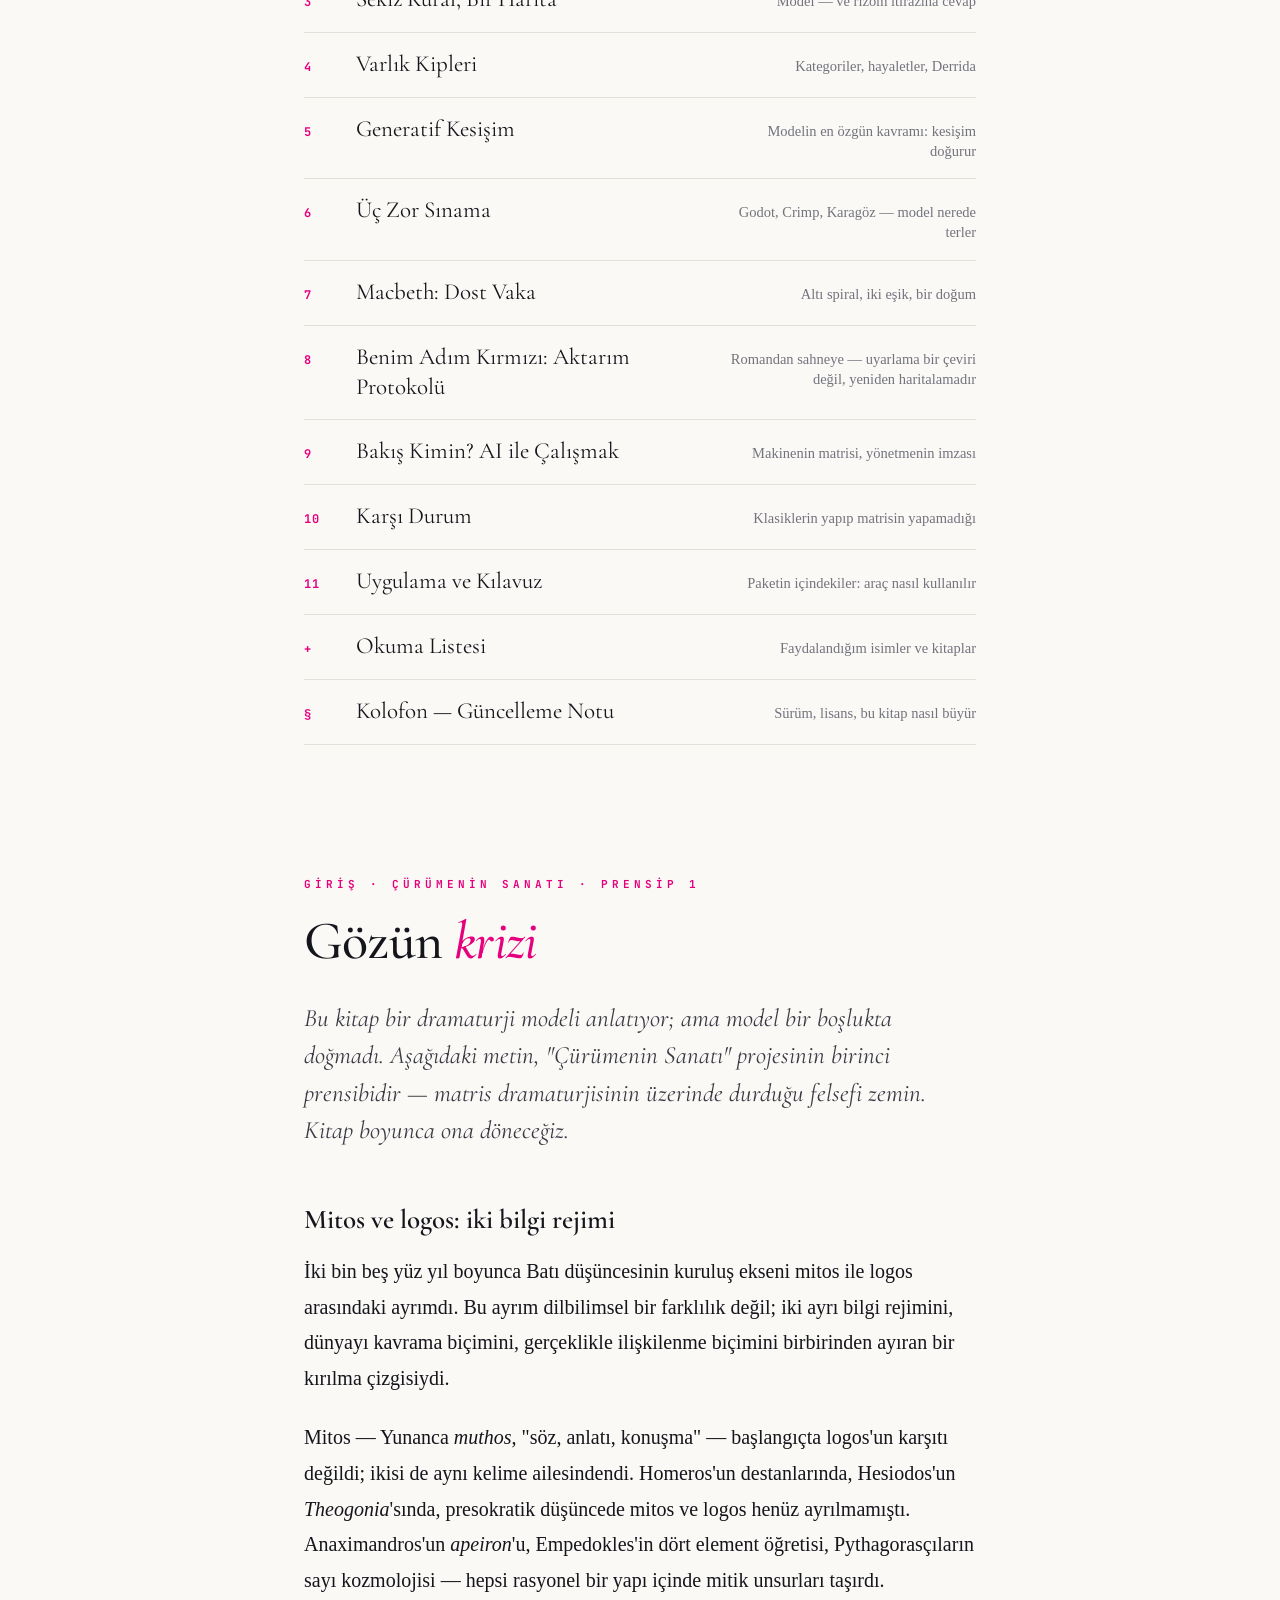
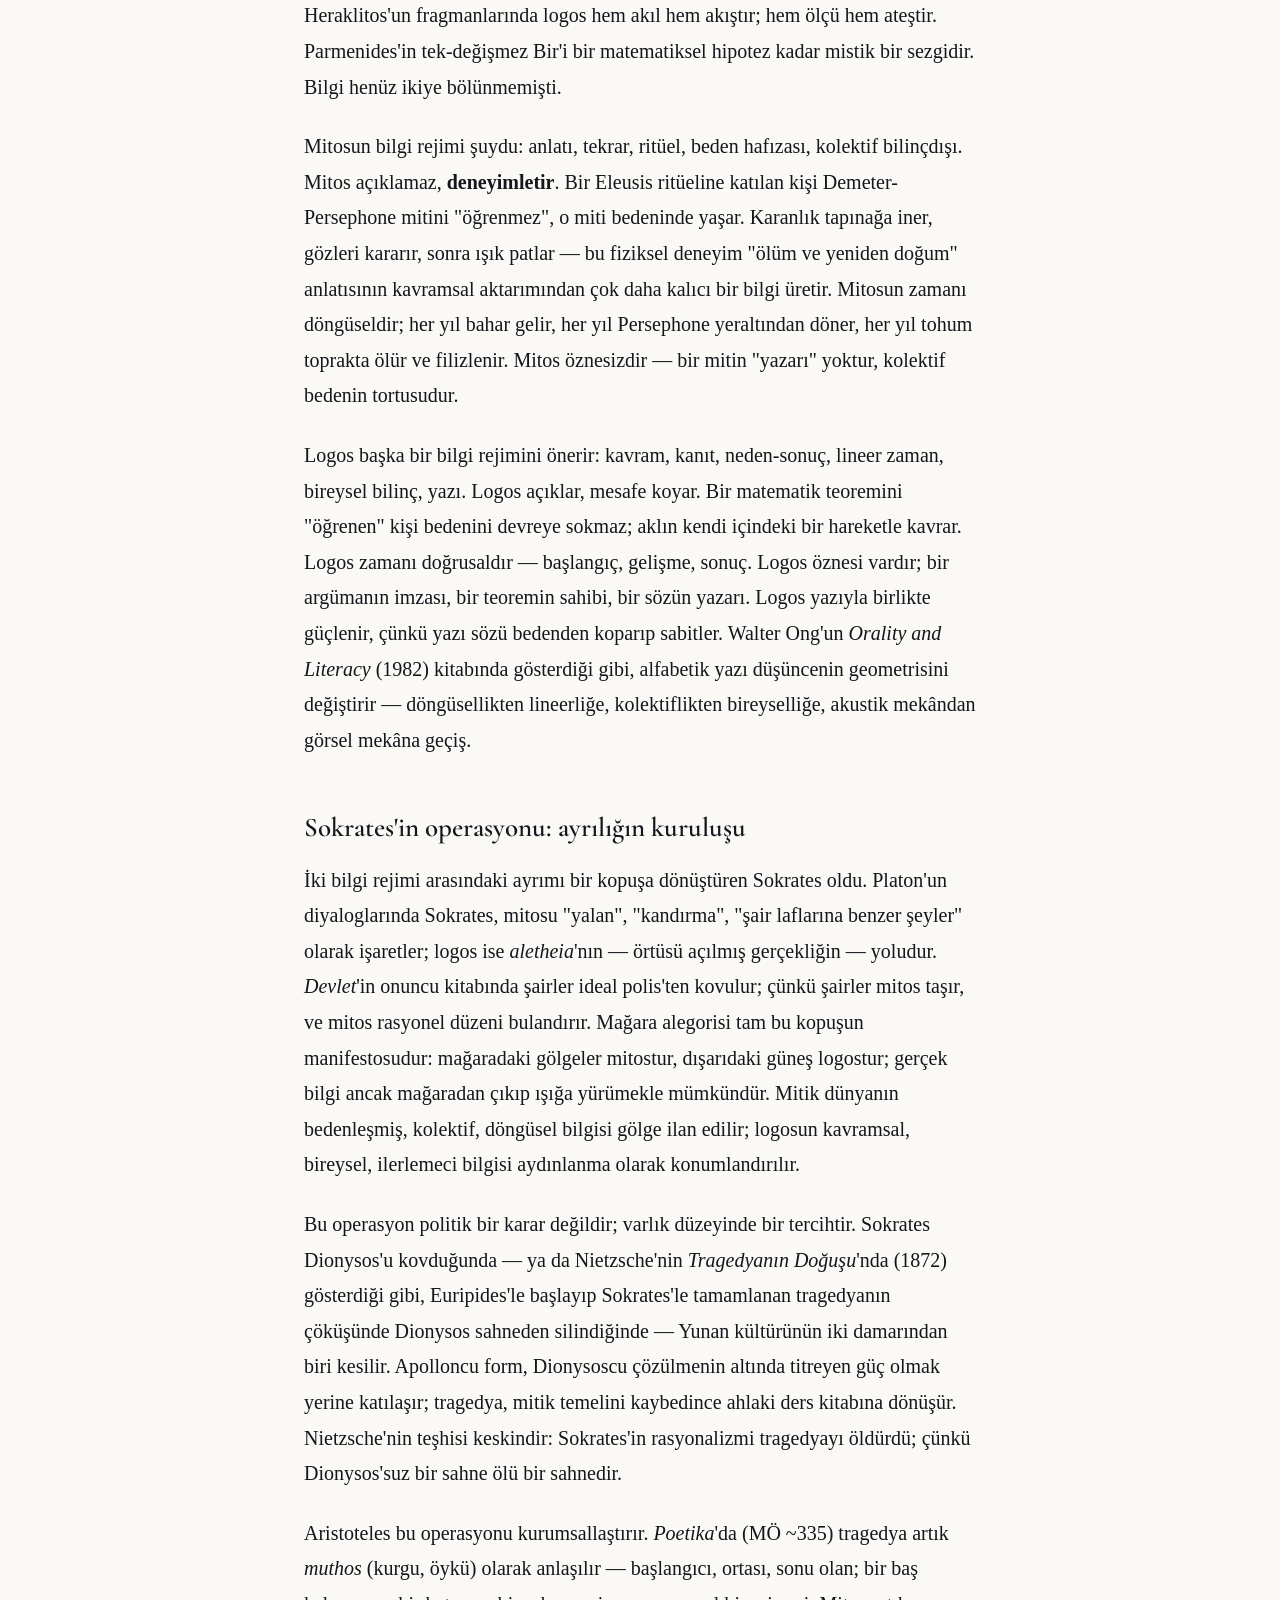
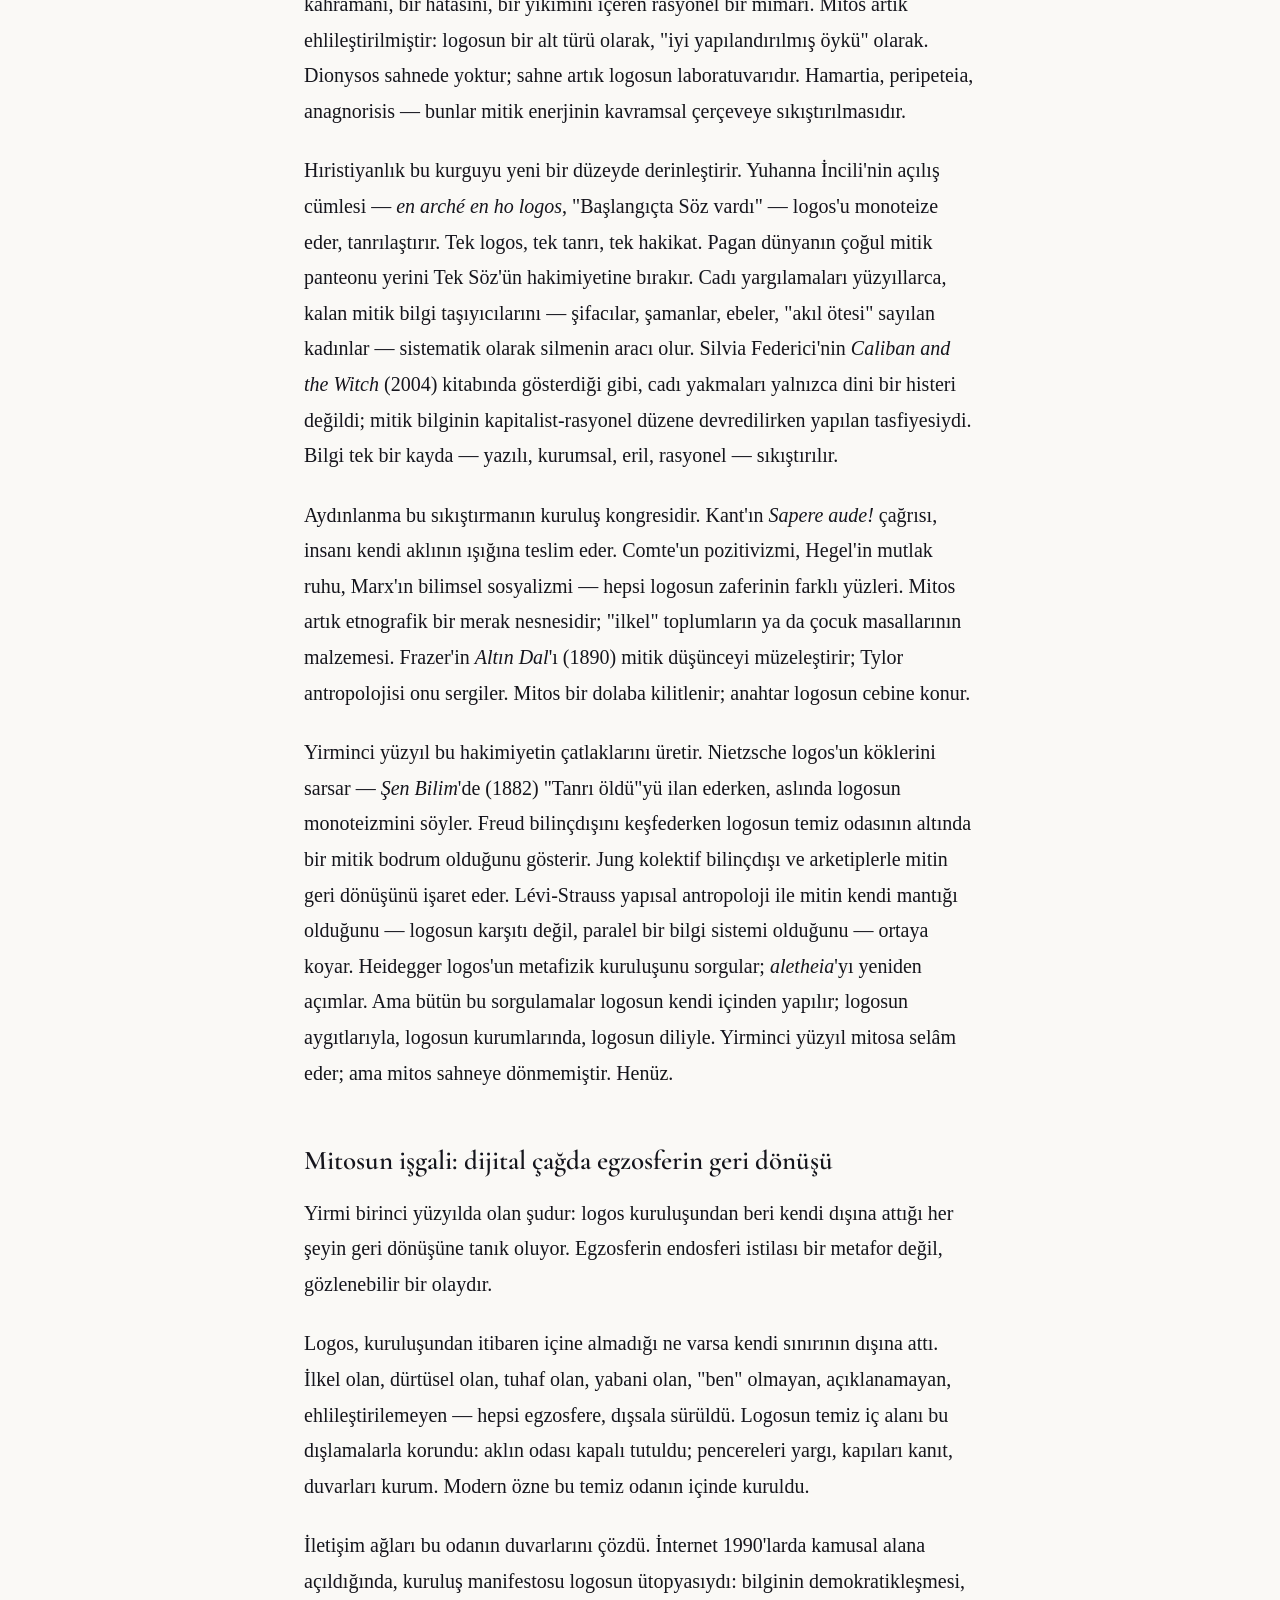
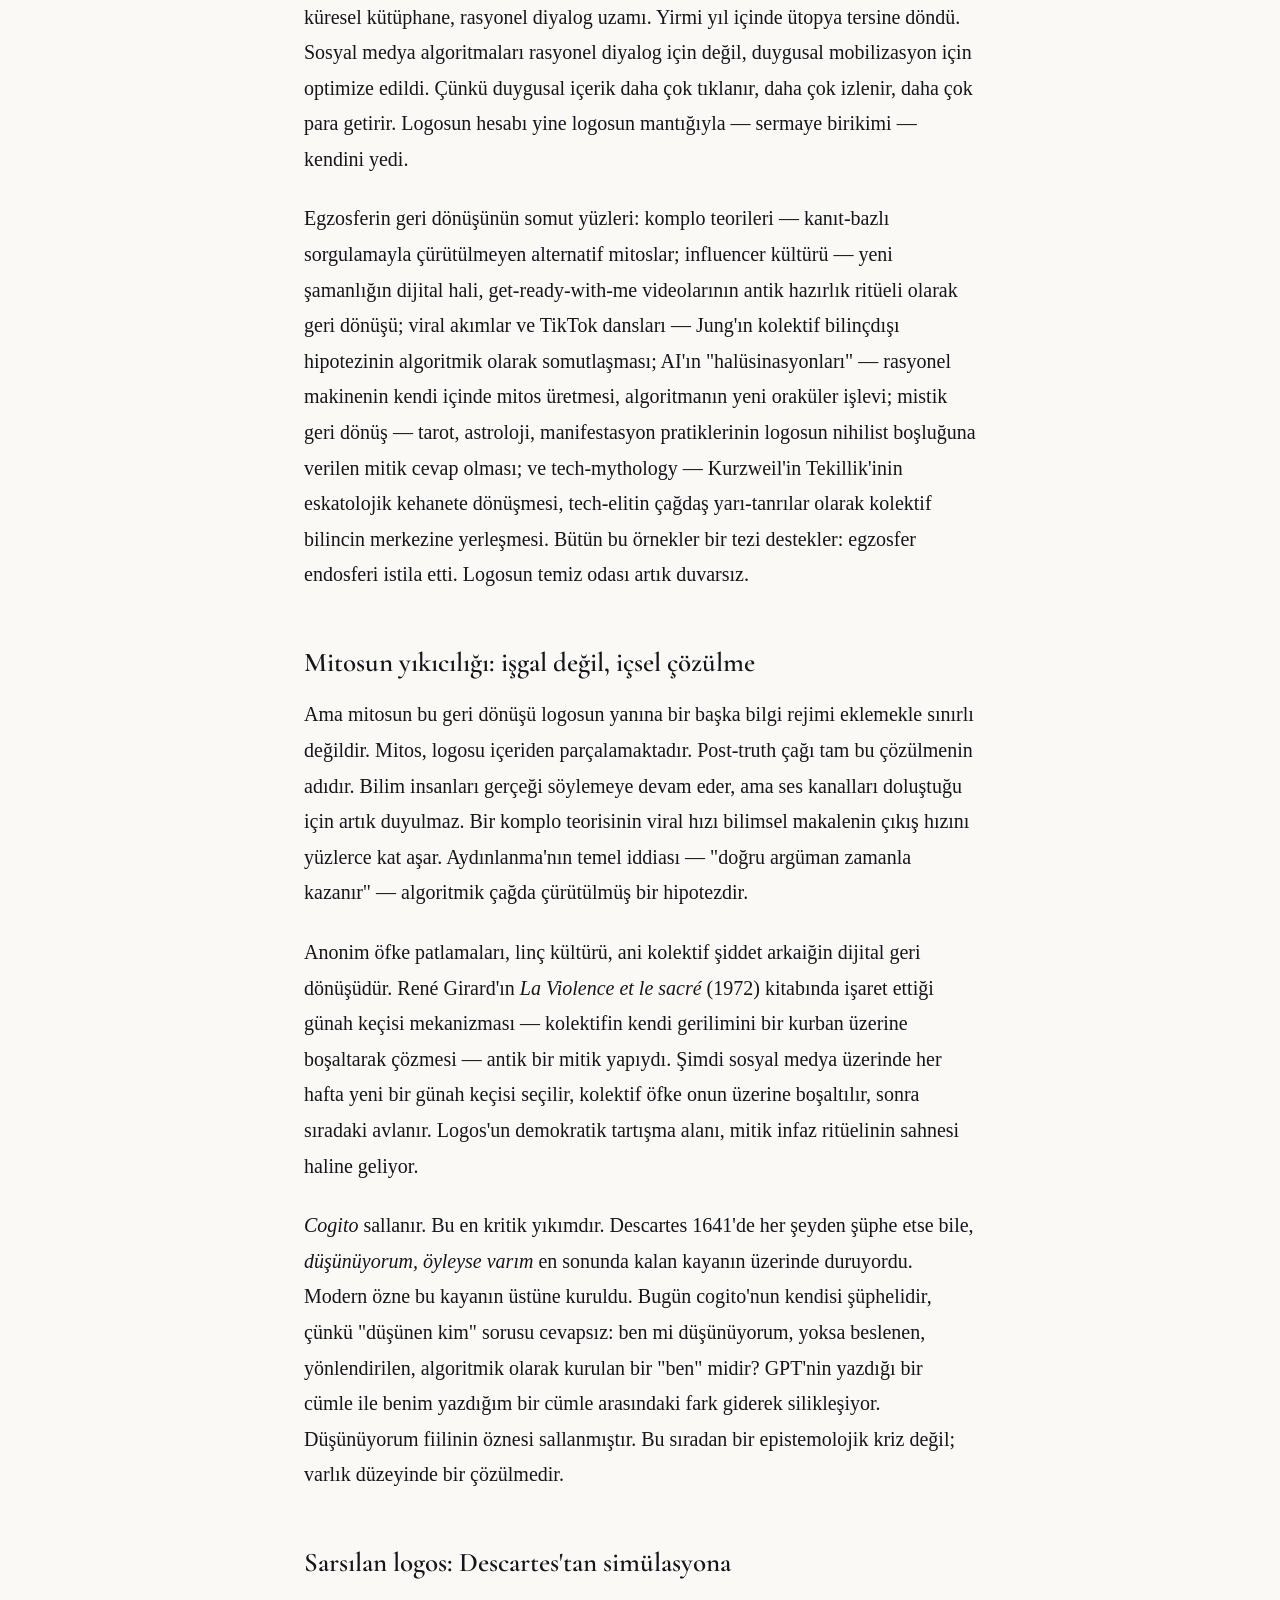
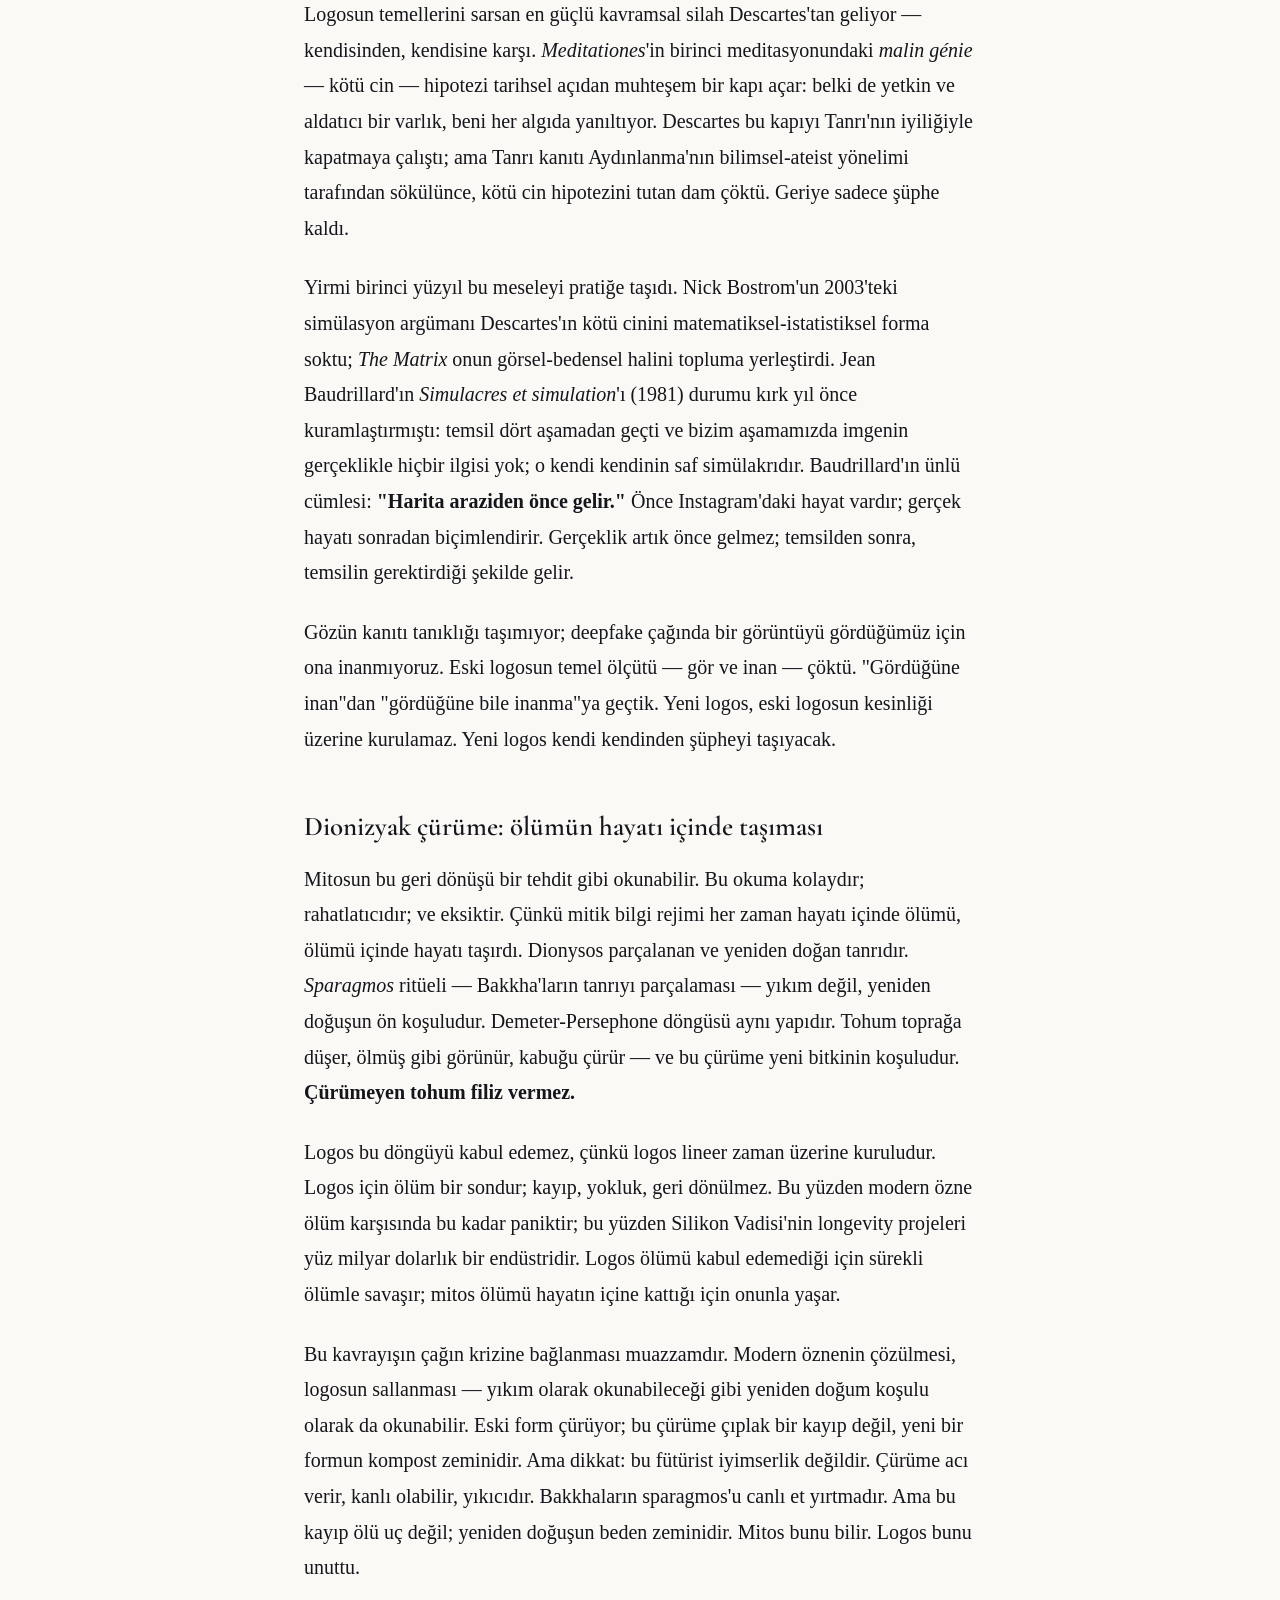
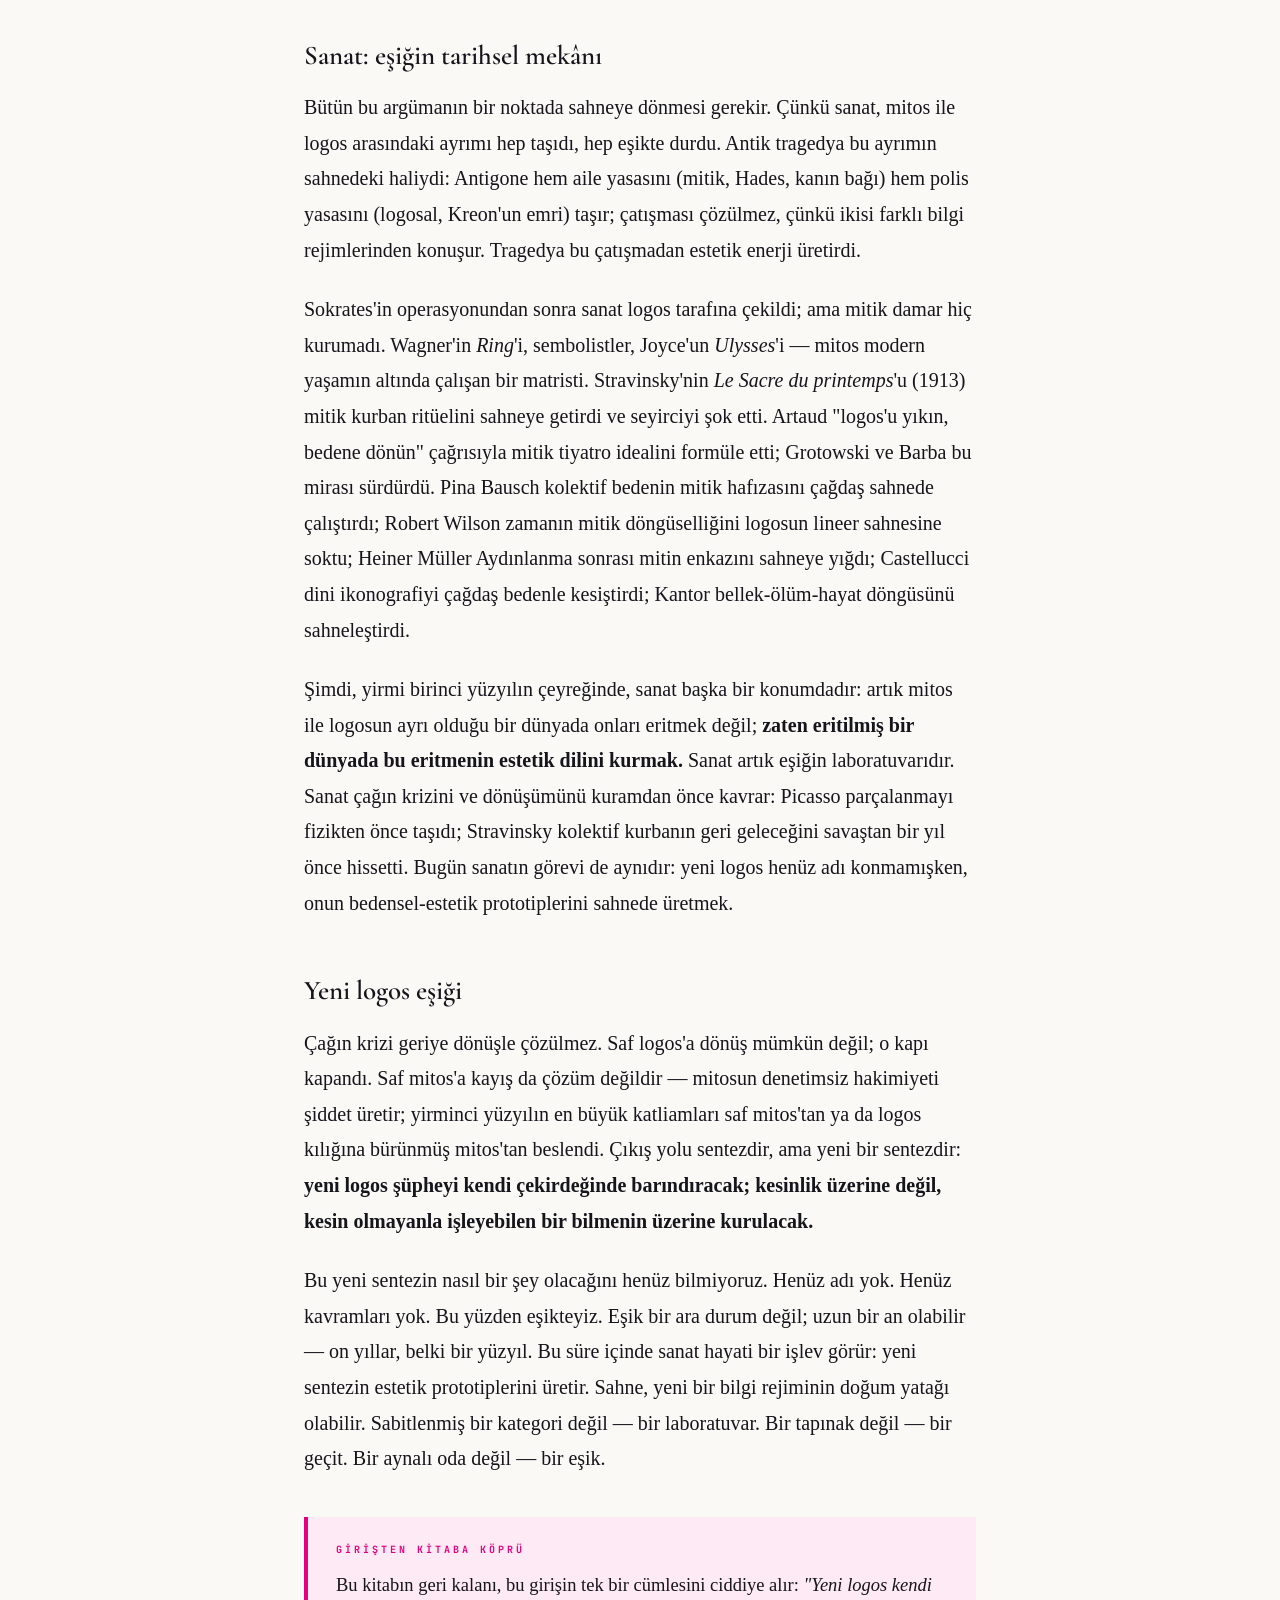
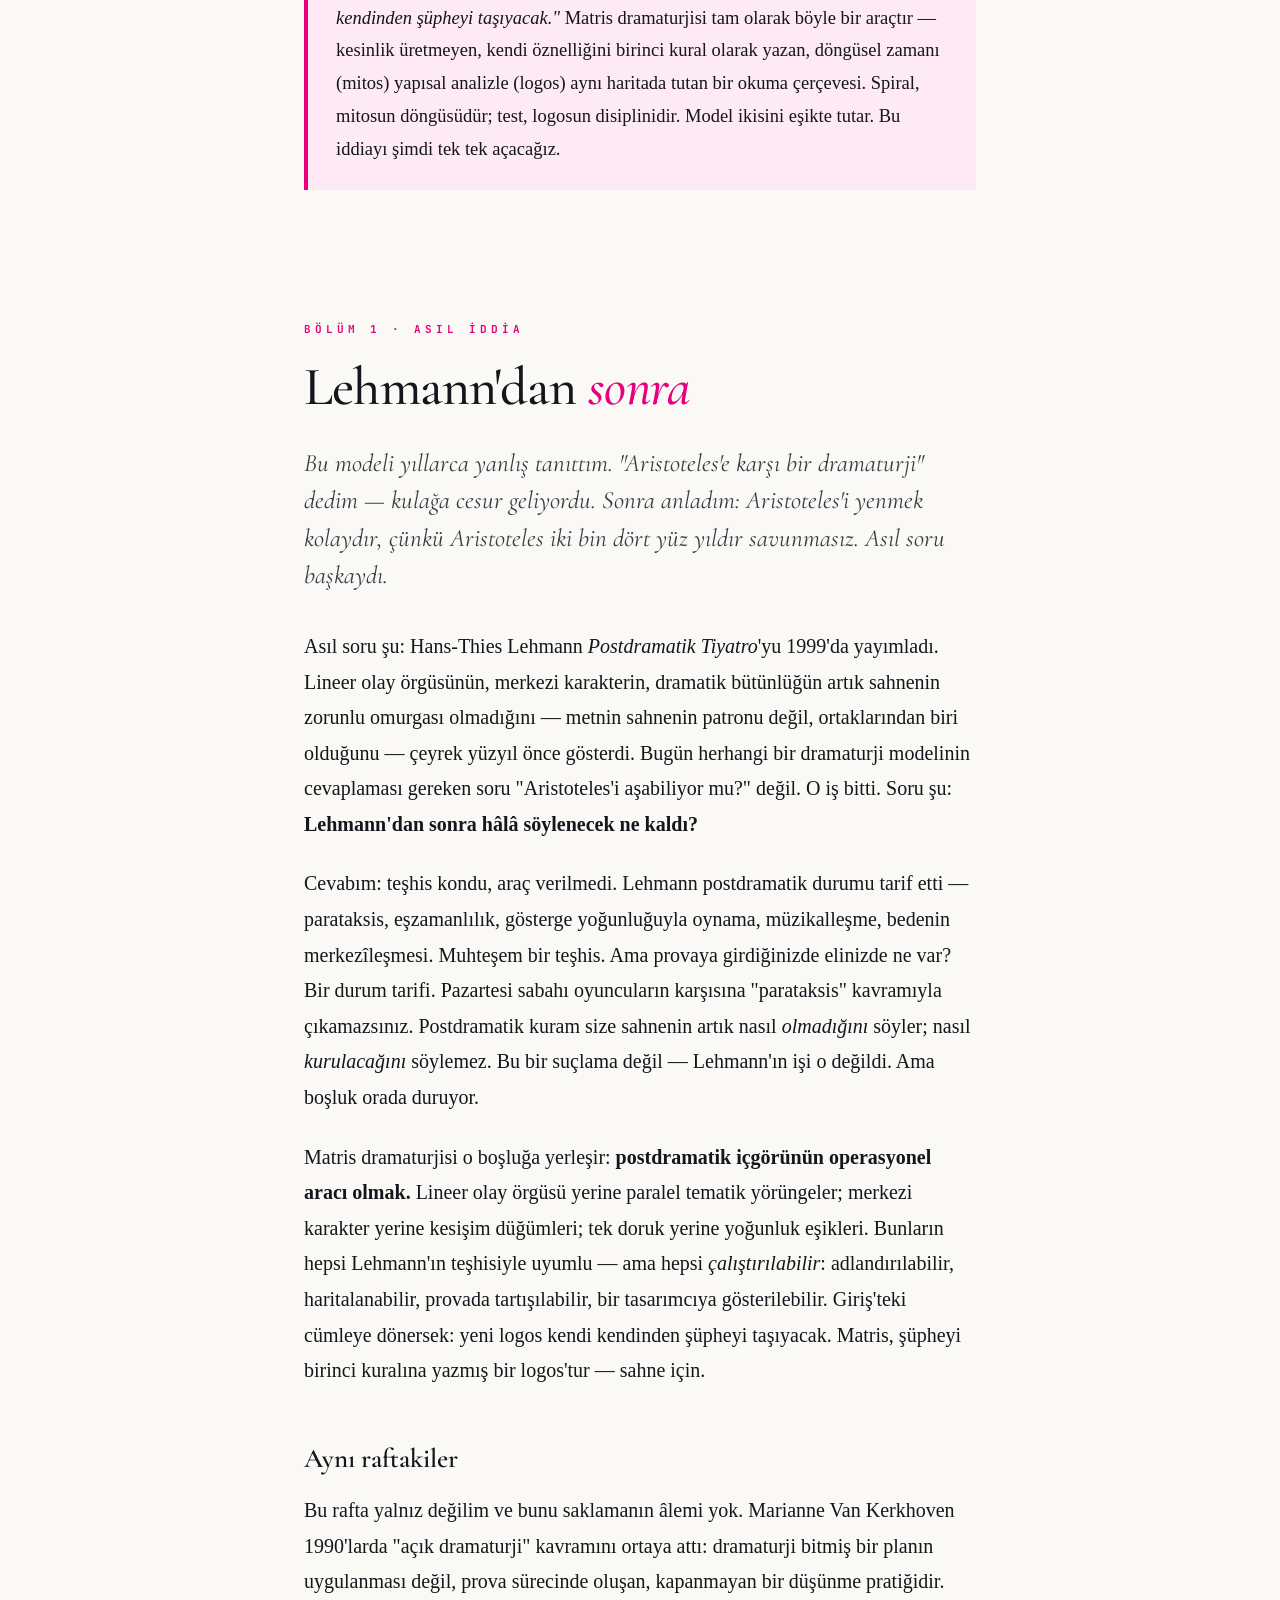
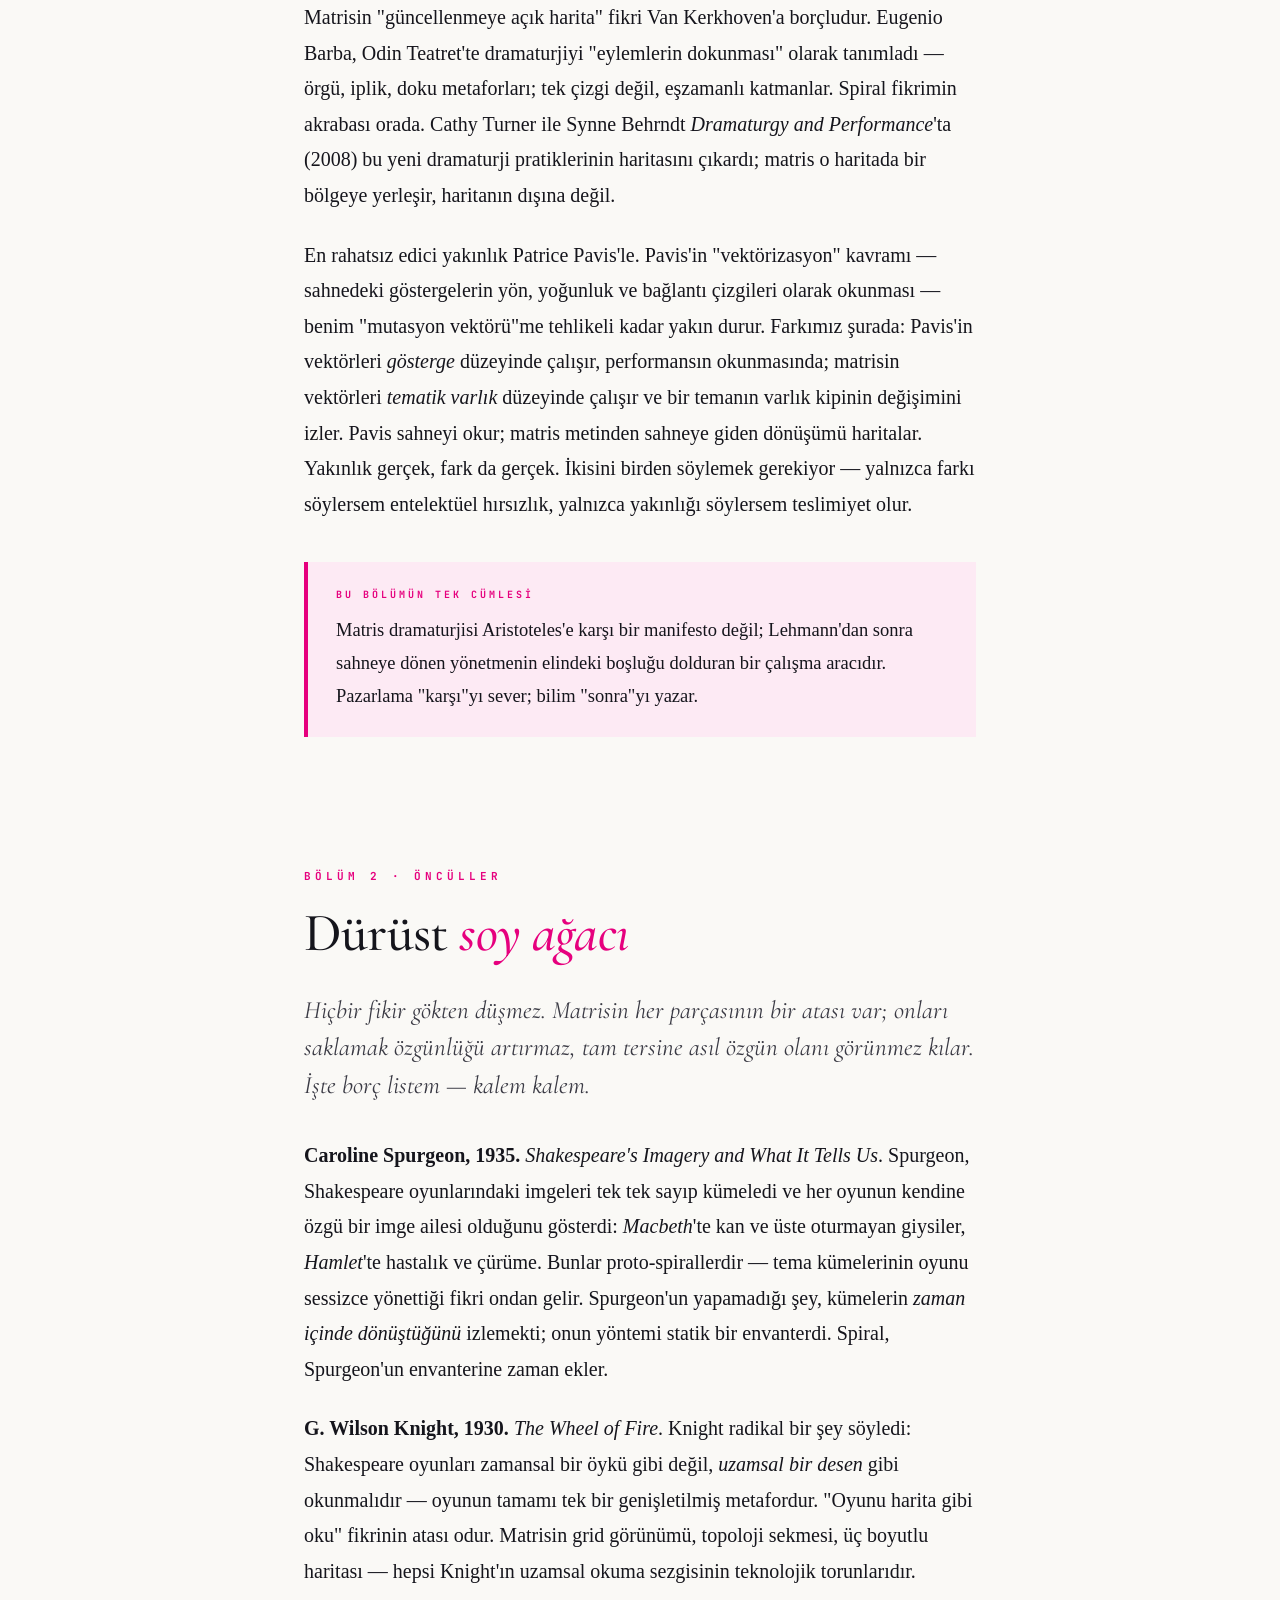
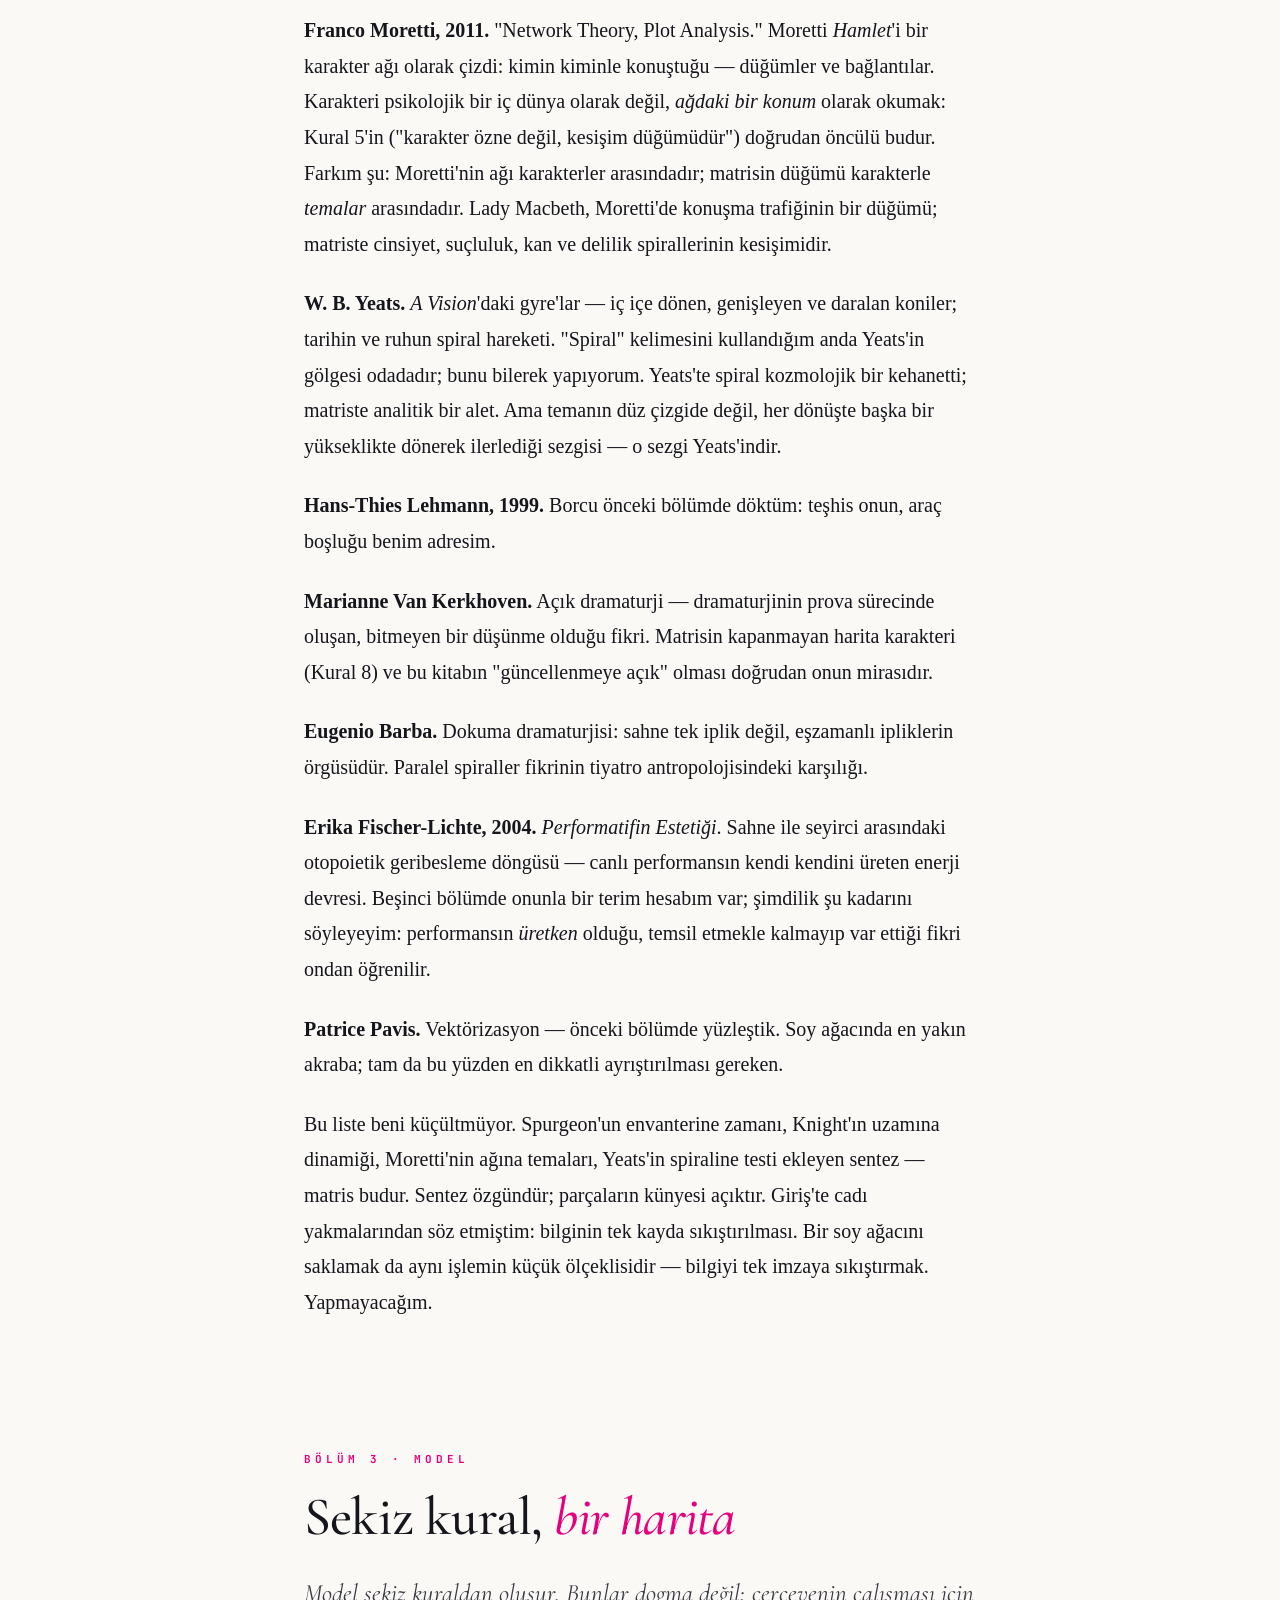
<file: kitap-oku.html>
<!DOCTYPE html>
<html lang="tr">
<head>
<meta charset="UTF-8">
<meta name="viewport" content="width=device-width, initial-scale=1">
<title>Matris Dramaturjisi — Lehmann'dan Sonra Sahneyi Haritalamak</title>
<meta name="author" content="Murat Daltaban">
<meta name="description" content="Çürümenin Sanatı serisi. Spiral döngüler, kesişimsel anlam olayları ve eşik dramaturjisi üzerine yeni nesil bir tiyatro kitabı. Uygulama ve kılavuz dahil.">
<meta name="version" content="1.0 — Haziran 2026">
<style>
@import url('https://fonts.googleapis.com/css2?family=Cormorant+Garamond:ital,wght@0,400;0,500;0,600;1,400;1,500&family=JetBrains+Mono:wght@400;600;700&display=swap');

:root{
  --bg:#faf9f6; --paper:#ffffff; --ink:#15151c; --ink2:#3a3a44; --ink3:#73737e;
  --line:#e2e0d8; --magenta:#e6007e; --magenta-soft:#fdeaf4;
  --serif:'Cormorant Garamond', Georgia, 'Times New Roman', serif;
  --body:Georgia, 'Iowan Old Style', 'Palatino Linotype', serif;
  --mono:'JetBrains Mono', Consolas, monospace;
  --w:720px;
}
*{margin:0;padding:0;box-sizing:border-box}
html{scroll-behavior:smooth}
body{background:var(--bg);color:var(--ink);font-family:var(--body);font-size:20px;line-height:1.78;-webkit-font-smoothing:antialiased}

/* ── ÜST ŞERİT ── */
.topbar{position:fixed;top:0;left:0;right:0;height:52px;background:rgba(250,249,246,0.94);backdrop-filter:blur(8px);border-bottom:1px solid var(--line);display:flex;align-items:center;justify-content:space-between;padding:0 20px;z-index:100}
.topbar .brand{font-family:var(--mono);font-size:11px;letter-spacing:2.5px;color:var(--ink2);text-transform:uppercase;text-decoration:none}
.topbar .brand b{color:var(--magenta)}
.topbar .toc-link{font-family:var(--mono);font-size:11px;letter-spacing:2px;color:var(--ink3);text-decoration:none;text-transform:uppercase}
.topbar .toc-link:hover{color:var(--magenta)}

/* ── KAPAK ── */
.cover{min-height:100vh;display:flex;flex-direction:column;justify-content:center;align-items:flex-start;padding:80px 8vw;position:relative;background:var(--bg)}
.cover .series{font-family:var(--mono);font-size:12px;letter-spacing:5px;text-transform:uppercase;color:var(--magenta);margin-bottom:36px;font-weight:600}
.cover h1{font-family:var(--serif);font-weight:500;font-size:clamp(52px,9vw,116px);line-height:0.98;letter-spacing:-0.02em;color:var(--ink);max-width:14ch}
.cover h1 em{font-style:italic;color:var(--magenta);font-weight:400}
.cover .subtitle{font-family:var(--serif);font-style:italic;font-size:clamp(20px,2.6vw,30px);color:var(--ink2);margin-top:30px;max-width:30ch;line-height:1.4}
.cover .author{margin-top:64px;font-family:var(--mono);font-size:13px;letter-spacing:3px;text-transform:uppercase;color:var(--ink)}
.cover .press{font-family:var(--mono);font-size:10px;letter-spacing:2.5px;color:var(--ink3);margin-top:10px;text-transform:uppercase}
.cover .vmark{position:absolute;bottom:26px;right:30px;font-family:var(--mono);font-size:10px;letter-spacing:2px;color:var(--ink3);text-transform:uppercase}
.cover .rule{width:72px;height:5px;background:var(--magenta);margin-top:44px}

/* ── GÖVDE ── */
main{max-width:var(--w);margin:0 auto;padding:110px 24px 140px}
.chapter{margin-top:130px}
.chapter:first-of-type{margin-top:40px}
.kicker{font-family:var(--mono);font-size:11px;letter-spacing:4px;text-transform:uppercase;color:var(--magenta);font-weight:700;margin-bottom:18px}
h2.ch{font-family:var(--serif);font-weight:500;font-size:clamp(36px,5.5vw,54px);line-height:1.06;letter-spacing:-0.015em;margin-bottom:30px;color:var(--ink)}
h2.ch em{font-style:italic;color:var(--magenta)}
h3{font-family:var(--serif);font-weight:600;font-size:27px;line-height:1.2;margin:54px 0 18px;color:var(--ink)}
h4{font-family:var(--mono);font-size:12px;letter-spacing:3px;text-transform:uppercase;color:var(--magenta);margin:44px 0 14px;font-weight:700}
p{margin-bottom:24px}
p.lead{font-family:var(--serif);font-style:italic;font-size:25px;line-height:1.5;color:var(--ink2);margin-bottom:34px}
em{font-style:italic}
strong{font-weight:700;color:var(--ink)}
blockquote{border-left:3px solid var(--magenta);padding:6px 0 6px 26px;margin:38px 0;font-family:var(--serif);font-style:italic;font-size:23px;line-height:1.5;color:var(--ink2)}
blockquote cite{display:block;font-style:normal;font-family:var(--mono);font-size:11px;letter-spacing:2px;color:var(--ink3);margin-top:12px;text-transform:uppercase}
.note{background:var(--magenta-soft);border-left:4px solid var(--magenta);padding:24px 28px;margin:40px 0;font-size:18.5px}
.note .nlabel{font-family:var(--mono);font-size:10px;letter-spacing:3px;text-transform:uppercase;color:var(--magenta);font-weight:700;margin-bottom:10px}
.note p{margin-bottom:14px}.note p:last-child{margin-bottom:0}
hr.sep{border:none;height:1px;background:var(--line);margin:64px auto;width:120px}
a{color:var(--magenta);text-decoration:none;border-bottom:1px solid currentColor}
a:hover{color:var(--ink)}
.atif{font-family:var(--mono);font-size:13px;color:var(--ink3);letter-spacing:0.4px}

/* ── İÇİNDEKİLER ── */
.toc{margin-top:60px}
.toc-item{display:flex;gap:18px;align-items:baseline;padding:17px 0;border-bottom:1px solid var(--line);text-decoration:none;border-bottom-style:solid}
.toc-item:hover .toc-title{color:var(--magenta)}
.toc-num{font-family:var(--mono);font-size:12px;letter-spacing:1px;color:var(--magenta);font-weight:700;min-width:34px}
.toc-title{font-family:var(--serif);font-size:23px;color:var(--ink);line-height:1.3;border-bottom:none}
.toc-sub{font-family:var(--body);font-size:14.5px;color:var(--ink3);margin-left:auto;text-align:right;max-width:38%;line-height:1.4;display:none}
@media(min-width:760px){.toc-sub{display:block}}

/* ── OKUMA LİSTESİ ── */
.ref{padding:22px 0;border-bottom:1px solid var(--line)}
.ref .ref-name{font-family:var(--serif);font-size:23px;font-weight:600;color:var(--ink)}
.ref .ref-work{font-family:var(--body);font-style:italic;font-size:18px;color:var(--ink2);margin-top:2px}
.ref .ref-why{font-size:17px;color:var(--ink3);margin-top:8px;line-height:1.6}

/* ── KOLOFON ── */
.colophon{margin-top:130px;padding-top:50px;border-top:2px solid var(--ink);font-size:17px;color:var(--ink2)}
.colophon h2{font-family:var(--mono);font-size:12px;letter-spacing:4px;text-transform:uppercase;color:var(--ink);margin-bottom:22px}

@media(max-width:640px){
  body{font-size:18.5px}
  main{padding:90px 18px 100px}
  p.lead{font-size:21px}
  blockquote{font-size:20px;padding-left:18px}
  .cover{padding:70px 7vw}
}
@media print{
  .topbar{display:none}
  .cover{page-break-after:always}
  .chapter{page-break-before:always}
  body{font-size:12pt}
}
</style>
</head>
<body>

<nav class="topbar">
  <a class="brand" href="index.html" title="Siteye dön"><b>dot</b> · matris dramaturjisi · site ↗</a>
  <span style="display:flex;gap:22px">
    <a class="toc-link" href="#kapak">Kapak</a>
    <a class="toc-link" href="#icindekiler">İçindekiler</a>
  </span>
</nav>

<!-- ════════ KAPAK ════════ -->
<section class="cover" id="kapak">
  <div class="series">Çürümenin Sanatı · Kitap I</div>
  <h1>Matris <em>Dramaturjisi</em></h1>
  <div class="subtitle">Lehmann'dan sonra sahneyi haritalamak — spiraller, kesişimler, eşikler</div>
  <div class="rule"></div>
  <div class="author">Murat Daltaban</div>
  <div class="press">DOT Theatre · İstanbul — Edinburgh</div>
  <div class="vmark">Sürüm 1.0 · Haziran 2026 · güncellenmeye açık</div>
</section>

<main>

<!-- ════════ İÇİNDEKİLER ════════ -->
<section class="chapter" id="icindekiler">
  <div class="kicker">İçindekiler</div>
  <h2 class="ch">Bu kitap <em>nasıl okunur</em></h2>
  <p class="lead">Sırayla okunabilir; gerek yok. Giriş bir zemin döşer, 1. bölüm iddiayı kurar, gerisi her yönden girilebilen bir harita. Tıpkı konusu gibi.</p>
  <div class="toc">
    <a class="toc-item" href="#giris"><span class="toc-num">0</span><span class="toc-title">Giriş · Çürümenin Sanatı — Gözün Krizi</span><span class="toc-sub">Mitos, logos ve eşik: kitabın felsefi zemini</span></a>
    <a class="toc-item" href="#b1"><span class="toc-num">1</span><span class="toc-title">Lehmann'dan Sonra</span><span class="toc-sub">Asıl iddia: postdramatiği operasyonelleştirmek</span></a>
    <a class="toc-item" href="#b2"><span class="toc-num">2</span><span class="toc-title">Dürüst Soy Ağacı</span><span class="toc-sub">Spurgeon'dan Pavis'e: bu fikir nereden geliyor</span></a>
    <a class="toc-item" href="#b3"><span class="toc-num">3</span><span class="toc-title">Sekiz Kural, Bir Harita</span><span class="toc-sub">Model — ve rizom itirazına cevap</span></a>
    <a class="toc-item" href="#b4"><span class="toc-num">4</span><span class="toc-title">Varlık Kipleri</span><span class="toc-sub">Kategoriler, hayaletler, Derrida</span></a>
    <a class="toc-item" href="#b5"><span class="toc-num">5</span><span class="toc-title">Generatif Kesişim</span><span class="toc-sub">Modelin en özgün kavramı: kesişim doğurur</span></a>
    <a class="toc-item" href="#b6"><span class="toc-num">6</span><span class="toc-title">Üç Zor Sınama</span><span class="toc-sub">Godot, Crimp, Karagöz — model nerede terler</span></a>
    <a class="toc-item" href="#b7"><span class="toc-num">7</span><span class="toc-title">Macbeth: Dost Vaka</span><span class="toc-sub">Altı spiral, iki eşik, bir doğum</span></a>
    <a class="toc-item" href="#b8"><span class="toc-num">8</span><span class="toc-title">Benim Adım Kırmızı: Aktarım Protokolü</span><span class="toc-sub">Romandan sahneye — uyarlama bir çeviri değil, yeniden haritalamadır</span></a>
    <a class="toc-item" href="#b9"><span class="toc-num">9</span><span class="toc-title">Bakış Kimin? AI ile Çalışmak</span><span class="toc-sub">Makinenin matrisi, yönetmenin imzası</span></a>
    <a class="toc-item" href="#b10"><span class="toc-num">10</span><span class="toc-title">Karşı Durum</span><span class="toc-sub">Klasiklerin yapıp matrisin yapamadığı</span></a>
    <a class="toc-item" href="#b11"><span class="toc-num">11</span><span class="toc-title">Uygulama ve Kılavuz</span><span class="toc-sub">Paketin içindekiler: araç nasıl kullanılır</span></a>
    <a class="toc-item" href="#okuma"><span class="toc-num">+</span><span class="toc-title">Okuma Listesi</span><span class="toc-sub">Faydalandığım isimler ve kitaplar</span></a>
    <a class="toc-item" href="#kolofon"><span class="toc-num">§</span><span class="toc-title">Kolofon — Güncelleme Notu</span><span class="toc-sub">Sürüm, lisans, bu kitap nasıl büyür</span></a>
  </div>
</section>

<!-- ════════ GİRİŞ ════════ -->
<section class="chapter" id="giris">
  <div class="kicker">Giriş · Çürümenin Sanatı · Prensip 1</div>
  <h2 class="ch">Gözün <em>krizi</em></h2>
  <p class="lead">Bu kitap bir dramaturji modeli anlatıyor; ama model bir boşlukta doğmadı. Aşağıdaki metin, "Çürümenin Sanatı" projesinin birinci prensibidir — matris dramaturjisinin üzerinde durduğu felsefi zemin. Kitap boyunca ona döneceğiz.</p>

  <h3>Mitos ve logos: iki bilgi rejimi</h3>
  <p>İki bin beş yüz yıl boyunca Batı düşüncesinin kuruluş ekseni mitos ile logos arasındaki ayrımdı. Bu ayrım dilbilimsel bir farklılık değil; iki ayrı bilgi rejimini, dünyayı kavrama biçimini, gerçeklikle ilişkilenme biçimini birbirinden ayıran bir kırılma çizgisiydi.</p>
  <p>Mitos — Yunanca <em>muthos</em>, "söz, anlatı, konuşma" — başlangıçta logos'un karşıtı değildi; ikisi de aynı kelime ailesindendi. Homeros'un destanlarında, Hesiodos'un <em>Theogonia</em>'sında, presokratik düşüncede mitos ve logos henüz ayrılmamıştı. Anaximandros'un <em>apeiron</em>'u, Empedokles'in dört element öğretisi, Pythagorasçıların sayı kozmolojisi — hepsi rasyonel bir yapı içinde mitik unsurları taşırdı. Heraklitos'un fragmanlarında logos hem akıl hem akıştır; hem ölçü hem ateştir. Parmenides'in tek-değişmez Bir'i bir matematiksel hipotez kadar mistik bir sezgidir. Bilgi henüz ikiye bölünmemişti.</p>
  <p>Mitosun bilgi rejimi şuydu: anlatı, tekrar, ritüel, beden hafızası, kolektif bilinçdışı. Mitos açıklamaz, <strong>deneyimletir</strong>. Bir Eleusis ritüeline katılan kişi Demeter-Persephone mitini "öğrenmez", o miti bedeninde yaşar. Karanlık tapınağa iner, gözleri kararır, sonra ışık patlar — bu fiziksel deneyim "ölüm ve yeniden doğum" anlatısının kavramsal aktarımından çok daha kalıcı bir bilgi üretir. Mitosun zamanı döngüseldir; her yıl bahar gelir, her yıl Persephone yeraltından döner, her yıl tohum toprakta ölür ve filizlenir. Mitos öznesizdir — bir mitin "yazarı" yoktur, kolektif bedenin tortusudur.</p>
  <p>Logos başka bir bilgi rejimini önerir: kavram, kanıt, neden-sonuç, lineer zaman, bireysel bilinç, yazı. Logos açıklar, mesafe koyar. Bir matematik teoremini "öğrenen" kişi bedenini devreye sokmaz; aklın kendi içindeki bir hareketle kavrar. Logos zamanı doğrusaldır — başlangıç, gelişme, sonuç. Logos öznesi vardır; bir argümanın imzası, bir teoremin sahibi, bir sözün yazarı. Logos yazıyla birlikte güçlenir, çünkü yazı sözü bedenden koparıp sabitler. Walter Ong'un <em>Orality and Literacy</em> (1982) kitabında gösterdiği gibi, alfabetik yazı düşüncenin geometrisini değiştirir — döngüsellikten lineerliğe, kolektiflikten bireyselliğe, akustik mekândan görsel mekâna geçiş.</p>

  <h3>Sokrates'in operasyonu: ayrılığın kuruluşu</h3>
  <p>İki bilgi rejimi arasındaki ayrımı bir kopuşa dönüştüren Sokrates oldu. Platon'un diyaloglarında Sokrates, mitosu "yalan", "kandırma", "şair laflarına benzer şeyler" olarak işaretler; logos ise <em>aletheia</em>'nın — örtüsü açılmış gerçekliğin — yoludur. <em>Devlet</em>'in onuncu kitabında şairler ideal polis'ten kovulur; çünkü şairler mitos taşır, ve mitos rasyonel düzeni bulandırır. Mağara alegorisi tam bu kopuşun manifestosudur: mağaradaki gölgeler mitostur, dışarıdaki güneş logostur; gerçek bilgi ancak mağaradan çıkıp ışığa yürümekle mümkündür. Mitik dünyanın bedenleşmiş, kolektif, döngüsel bilgisi gölge ilan edilir; logosun kavramsal, bireysel, ilerlemeci bilgisi aydınlanma olarak konumlandırılır.</p>
  <p>Bu operasyon politik bir karar değildir; varlık düzeyinde bir tercihtir. Sokrates Dionysos'u kovduğunda — ya da Nietzsche'nin <em>Tragedyanın Doğuşu</em>'nda (1872) gösterdiği gibi, Euripides'le başlayıp Sokrates'le tamamlanan tragedyanın çöküşünde Dionysos sahneden silindiğinde — Yunan kültürünün iki damarından biri kesilir. Apolloncu form, Dionysoscu çözülmenin altında titreyen güç olmak yerine katılaşır; tragedya, mitik temelini kaybedince ahlaki ders kitabına dönüşür. Nietzsche'nin teşhisi keskindir: Sokrates'in rasyonalizmi tragedyayı öldürdü; çünkü Dionysos'suz bir sahne ölü bir sahnedir.</p>
  <p>Aristoteles bu operasyonu kurumsallaştırır. <em>Poetika</em>'da (MÖ ~335) tragedya artık <em>muthos</em> (kurgu, öykü) olarak anlaşılır — başlangıcı, ortası, sonu olan; bir baş kahramanı, bir hatasını, bir yıkımını içeren rasyonel bir mimari. Mitos artık ehlileştirilmiştir: logosun bir alt türü olarak, "iyi yapılandırılmış öykü" olarak. Dionysos sahnede yoktur; sahne artık logosun laboratuvarıdır. Hamartia, peripeteia, anagnorisis — bunlar mitik enerjinin kavramsal çerçeveye sıkıştırılmasıdır.</p>
  <p>Hıristiyanlık bu kurguyu yeni bir düzeyde derinleştirir. Yuhanna İncili'nin açılış cümlesi — <em>en arché en ho logos</em>, "Başlangıçta Söz vardı" — logos'u monoteize eder, tanrılaştırır. Tek logos, tek tanrı, tek hakikat. Pagan dünyanın çoğul mitik panteonu yerini Tek Söz'ün hakimiyetine bırakır. Cadı yargılamaları yüzyıllarca, kalan mitik bilgi taşıyıcılarını — şifacılar, şamanlar, ebeler, "akıl ötesi" sayılan kadınlar — sistematik olarak silmenin aracı olur. Silvia Federici'nin <em>Caliban and the Witch</em> (2004) kitabında gösterdiği gibi, cadı yakmaları yalnızca dini bir histeri değildi; mitik bilginin kapitalist-rasyonel düzene devredilirken yapılan tasfiyesiydi. Bilgi tek bir kayda — yazılı, kurumsal, eril, rasyonel — sıkıştırılır.</p>
  <p>Aydınlanma bu sıkıştırmanın kuruluş kongresidir. Kant'ın <em>Sapere aude!</em> çağrısı, insanı kendi aklının ışığına teslim eder. Comte'un pozitivizmi, Hegel'in mutlak ruhu, Marx'ın bilimsel sosyalizmi — hepsi logosun zaferinin farklı yüzleri. Mitos artık etnografik bir merak nesnesidir; "ilkel" toplumların ya da çocuk masallarının malzemesi. Frazer'in <em>Altın Dal</em>'ı (1890) mitik düşünceyi müzeleştirir; Tylor antropolojisi onu sergiler. Mitos bir dolaba kilitlenir; anahtar logosun cebine konur.</p>
  <p>Yirminci yüzyıl bu hakimiyetin çatlaklarını üretir. Nietzsche logos'un köklerini sarsar — <em>Şen Bilim</em>'de (1882) "Tanrı öldü"yü ilan ederken, aslında logosun monoteizmini söyler. Freud bilinçdışını keşfederken logosun temiz odasının altında bir mitik bodrum olduğunu gösterir. Jung kolektif bilinçdışı ve arketiplerle mitin geri dönüşünü işaret eder. Lévi-Strauss yapısal antropoloji ile mitin kendi mantığı olduğunu — logosun karşıtı değil, paralel bir bilgi sistemi olduğunu — ortaya koyar. Heidegger logos'un metafizik kuruluşunu sorgular; <em>aletheia</em>'yı yeniden açımlar. Ama bütün bu sorgulamalar logosun kendi içinden yapılır; logosun aygıtlarıyla, logosun kurumlarında, logosun diliyle. Yirminci yüzyıl mitosa selâm eder; ama mitos sahneye dönmemiştir. Henüz.</p>

  <h3>Mitosun işgali: dijital çağda egzosferin geri dönüşü</h3>
  <p>Yirmi birinci yüzyılda olan şudur: logos kuruluşundan beri kendi dışına attığı her şeyin geri dönüşüne tanık oluyor. Egzosferin endosferi istilası bir metafor değil, gözlenebilir bir olaydır.</p>
  <p>Logos, kuruluşundan itibaren içine almadığı ne varsa kendi sınırının dışına attı. İlkel olan, dürtüsel olan, tuhaf olan, yabani olan, "ben" olmayan, açıklanamayan, ehlileştirilemeyen — hepsi egzosfere, dışsala sürüldü. Logosun temiz iç alanı bu dışlamalarla korundu: aklın odası kapalı tutuldu; pencereleri yargı, kapıları kanıt, duvarları kurum. Modern özne bu temiz odanın içinde kuruldu.</p>
  <p>İletişim ağları bu odanın duvarlarını çözdü. İnternet 1990'larda kamusal alana açıldığında, kuruluş manifestosu logosun ütopyasıydı: bilginin demokratikleşmesi, küresel kütüphane, rasyonel diyalog uzamı. Yirmi yıl içinde ütopya tersine döndü. Sosyal medya algoritmaları rasyonel diyalog için değil, duygusal mobilizasyon için optimize edildi. Çünkü duygusal içerik daha çok tıklanır, daha çok izlenir, daha çok para getirir. Logosun hesabı yine logosun mantığıyla — sermaye birikimi — kendini yedi.</p>
  <p>Egzosferin geri dönüşünün somut yüzleri: komplo teorileri — kanıt-bazlı sorgulamayla çürütülmeyen alternatif mitoslar; influencer kültürü — yeni şamanlığın dijital hali, get-ready-with-me videolarının antik hazırlık ritüeli olarak geri dönüşü; viral akımlar ve TikTok dansları — Jung'ın kolektif bilinçdışı hipotezinin algoritmik olarak somutlaşması; AI'ın "halüsinasyonları" — rasyonel makinenin kendi içinde mitos üretmesi, algoritmanın yeni oraküler işlevi; mistik geri dönüş — tarot, astroloji, manifestasyon pratiklerinin logosun nihilist boşluğuna verilen mitik cevap olması; ve tech-mythology — Kurzweil'in Tekillik'inin eskatolojik kehanete dönüşmesi, tech-elitin çağdaş yarı-tanrılar olarak kolektif bilincin merkezine yerleşmesi. Bütün bu örnekler bir tezi destekler: egzosfer endosferi istila etti. Logosun temiz odası artık duvarsız.</p>

  <h3>Mitosun yıkıcılığı: işgal değil, içsel çözülme</h3>
  <p>Ama mitosun bu geri dönüşü logosun yanına bir başka bilgi rejimi eklemekle sınırlı değildir. Mitos, logosu içeriden parçalamaktadır. Post-truth çağı tam bu çözülmenin adıdır. Bilim insanları gerçeği söylemeye devam eder, ama ses kanalları doluştuğu için artık duyulmaz. Bir komplo teorisinin viral hızı bilimsel makalenin çıkış hızını yüzlerce kat aşar. Aydınlanma'nın temel iddiası — "doğru argüman zamanla kazanır" — algoritmik çağda çürütülmüş bir hipotezdir.</p>
  <p>Anonim öfke patlamaları, linç kültürü, ani kolektif şiddet arkaiğin dijital geri dönüşüdür. René Girard'ın <em>La Violence et le sacré</em> (1972) kitabında işaret ettiği günah keçisi mekanizması — kolektifin kendi gerilimini bir kurban üzerine boşaltarak çözmesi — antik bir mitik yapıydı. Şimdi sosyal medya üzerinde her hafta yeni bir günah keçisi seçilir, kolektif öfke onun üzerine boşaltılır, sonra sıradaki avlanır. Logos'un demokratik tartışma alanı, mitik infaz ritüelinin sahnesi haline geliyor.</p>
  <p><em>Cogito</em> sallanır. Bu en kritik yıkımdır. Descartes 1641'de her şeyden şüphe etse bile, <em>düşünüyorum, öyleyse varım</em> en sonunda kalan kayanın üzerinde duruyordu. Modern özne bu kayanın üstüne kuruldu. Bugün cogito'nun kendisi şüphelidir, çünkü "düşünen kim" sorusu cevapsız: ben mi düşünüyorum, yoksa beslenen, yönlendirilen, algoritmik olarak kurulan bir "ben" midir? GPT'nin yazdığı bir cümle ile benim yazdığım bir cümle arasındaki fark giderek silikleşiyor. Düşünüyorum fiilinin öznesi sallanmıştır. Bu sıradan bir epistemolojik kriz değil; varlık düzeyinde bir çözülmedir.</p>

  <h3>Sarsılan logos: Descartes'tan simülasyona</h3>
  <p>Logosun temellerini sarsan en güçlü kavramsal silah Descartes'tan geliyor — kendisinden, kendisine karşı. <em>Meditationes</em>'in birinci meditasyonundaki <em>malin génie</em> — kötü cin — hipotezi tarihsel açıdan muhteşem bir kapı açar: belki de yetkin ve aldatıcı bir varlık, beni her algıda yanıltıyor. Descartes bu kapıyı Tanrı'nın iyiliğiyle kapatmaya çalıştı; ama Tanrı kanıtı Aydınlanma'nın bilimsel-ateist yönelimi tarafından sökülünce, kötü cin hipotezini tutan dam çöktü. Geriye sadece şüphe kaldı.</p>
  <p>Yirmi birinci yüzyıl bu meseleyi pratiğe taşıdı. Nick Bostrom'un 2003'teki simülasyon argümanı Descartes'ın kötü cinini matematiksel-istatistiksel forma soktu; <em>The Matrix</em> onun görsel-bedensel halini topluma yerleştirdi. Jean Baudrillard'ın <em>Simulacres et simulation</em>'ı (1981) durumu kırk yıl önce kuramlaştırmıştı: temsil dört aşamadan geçti ve bizim aşamamızda imgenin gerçeklikle hiçbir ilgisi yok; o kendi kendinin saf simülakrıdır. Baudrillard'ın ünlü cümlesi: <strong>"Harita araziden önce gelir."</strong> Önce Instagram'daki hayat vardır; gerçek hayatı sonradan biçimlendirir. Gerçeklik artık önce gelmez; temsilden sonra, temsilin gerektirdiği şekilde gelir.</p>
  <p>Gözün kanıtı tanıklığı taşımıyor; deepfake çağında bir görüntüyü gördüğümüz için ona inanmıyoruz. Eski logosun temel ölçütü — gör ve inan — çöktü. "Gördüğüne inan"dan "gördüğüne bile inanma"ya geçtik. Yeni logos, eski logosun kesinliği üzerine kurulamaz. Yeni logos kendi kendinden şüpheyi taşıyacak.</p>

  <h3>Dionizyak çürüme: ölümün hayatı içinde taşıması</h3>
  <p>Mitosun bu geri dönüşü bir tehdit gibi okunabilir. Bu okuma kolaydır; rahatlatıcıdır; ve eksiktir. Çünkü mitik bilgi rejimi her zaman hayatı içinde ölümü, ölümü içinde hayatı taşırdı. Dionysos parçalanan ve yeniden doğan tanrıdır. <em>Sparagmos</em> ritüeli — Bakkha'ların tanrıyı parçalaması — yıkım değil, yeniden doğuşun ön koşuludur. Demeter-Persephone döngüsü aynı yapıdır. Tohum toprağa düşer, ölmüş gibi görünür, kabuğu çürür — ve bu çürüme yeni bitkinin koşuludur. <strong>Çürümeyen tohum filiz vermez.</strong></p>
  <p>Logos bu döngüyü kabul edemez, çünkü logos lineer zaman üzerine kuruludur. Logos için ölüm bir sondur; kayıp, yokluk, geri dönülmez. Bu yüzden modern özne ölüm karşısında bu kadar paniktir; bu yüzden Silikon Vadisi'nin longevity projeleri yüz milyar dolarlık bir endüstridir. Logos ölümü kabul edemediği için sürekli ölümle savaşır; mitos ölümü hayatın içine kattığı için onunla yaşar.</p>
  <p>Bu kavrayışın çağın krizine bağlanması muazzamdır. Modern öznenin çözülmesi, logosun sallanması — yıkım olarak okunabileceği gibi yeniden doğum koşulu olarak da okunabilir. Eski form çürüyor; bu çürüme çıplak bir kayıp değil, yeni bir formun kompost zeminidir. Ama dikkat: bu fütürist iyimserlik değildir. Çürüme acı verir, kanlı olabilir, yıkıcıdır. Bakkhaların sparagmos'u canlı et yırtmadır. Ama bu kayıp ölü uç değil; yeniden doğuşun beden zeminidir. Mitos bunu bilir. Logos bunu unuttu.</p>

  <h3>Sanat: eşiğin tarihsel mekânı</h3>
  <p>Bütün bu argümanın bir noktada sahneye dönmesi gerekir. Çünkü sanat, mitos ile logos arasındaki ayrımı hep taşıdı, hep eşikte durdu. Antik tragedya bu ayrımın sahnedeki haliydi: Antigone hem aile yasasını (mitik, Hades, kanın bağı) hem polis yasasını (logosal, Kreon'un emri) taşır; çatışması çözülmez, çünkü ikisi farklı bilgi rejimlerinden konuşur. Tragedya bu çatışmadan estetik enerji üretirdi.</p>
  <p>Sokrates'in operasyonundan sonra sanat logos tarafına çekildi; ama mitik damar hiç kurumadı. Wagner'in <em>Ring</em>'i, sembolistler, Joyce'un <em>Ulysses</em>'i — mitos modern yaşamın altında çalışan bir matristi. Stravinsky'nin <em>Le Sacre du printemps</em>'u (1913) mitik kurban ritüelini sahneye getirdi ve seyirciyi şok etti. Artaud "logos'u yıkın, bedene dönün" çağrısıyla mitik tiyatro idealini formüle etti; Grotowski ve Barba bu mirası sürdürdü. Pina Bausch kolektif bedenin mitik hafızasını çağdaş sahnede çalıştırdı; Robert Wilson zamanın mitik döngüselliğini logosun lineer sahnesine soktu; Heiner Müller Aydınlanma sonrası mitin enkazını sahneye yığdı; Castellucci dini ikonografiyi çağdaş bedenle kesiştirdi; Kantor bellek-ölüm-hayat döngüsünü sahneleştirdi.</p>
  <p>Şimdi, yirmi birinci yüzyılın çeyreğinde, sanat başka bir konumdadır: artık mitos ile logosun ayrı olduğu bir dünyada onları eritmek değil; <strong>zaten eritilmiş bir dünyada bu eritmenin estetik dilini kurmak.</strong> Sanat artık eşiğin laboratuvarıdır. Sanat çağın krizini ve dönüşümünü kuramdan önce kavrar: Picasso parçalanmayı fizikten önce taşıdı; Stravinsky kolektif kurbanın geri geleceğini savaştan bir yıl önce hissetti. Bugün sanatın görevi de aynıdır: yeni logos henüz adı konmamışken, onun bedensel-estetik prototiplerini sahnede üretmek.</p>

  <h3>Yeni logos eşiği</h3>
  <p>Çağın krizi geriye dönüşle çözülmez. Saf logos'a dönüş mümkün değil; o kapı kapandı. Saf mitos'a kayış da çözüm değildir — mitosun denetimsiz hakimiyeti şiddet üretir; yirminci yüzyılın en büyük katliamları saf mitos'tan ya da logos kılığına bürünmüş mitos'tan beslendi. Çıkış yolu sentezdir, ama yeni bir sentezdir: <strong>yeni logos şüpheyi kendi çekirdeğinde barındıracak; kesinlik üzerine değil, kesin olmayanla işleyebilen bir bilmenin üzerine kurulacak.</strong></p>
  <p>Bu yeni sentezin nasıl bir şey olacağını henüz bilmiyoruz. Henüz adı yok. Henüz kavramları yok. Bu yüzden eşikteyiz. Eşik bir ara durum değil; uzun bir an olabilir — on yıllar, belki bir yüzyıl. Bu süre içinde sanat hayati bir işlev görür: yeni sentezin estetik prototiplerini üretir. Sahne, yeni bir bilgi rejiminin doğum yatağı olabilir. Sabitlenmiş bir kategori değil — bir laboratuvar. Bir tapınak değil — bir geçit. Bir aynalı oda değil — bir eşik.</p>

  <div class="note">
    <div class="nlabel">Girişten kitaba köprü</div>
    <p>Bu kitabın geri kalanı, bu girişin tek bir cümlesini ciddiye alır: <em>"Yeni logos kendi kendinden şüpheyi taşıyacak."</em> Matris dramaturjisi tam olarak böyle bir araçtır — kesinlik üretmeyen, kendi öznelliğini birinci kural olarak yazan, döngüsel zamanı (mitos) yapısal analizle (logos) aynı haritada tutan bir okuma çerçevesi. Spiral, mitosun döngüsüdür; test, logosun disiplinidir. Model ikisini eşikte tutar. Bu iddiayı şimdi tek tek açacağız.</p>
  </div>
</section>
<!-- ════════ BÖLÜM 1 ════════ -->
<section class="chapter" id="b1">
  <div class="kicker">Bölüm 1 · Asıl iddia</div>
  <h2 class="ch">Lehmann'dan <em>sonra</em></h2>
  <p class="lead">Bu modeli yıllarca yanlış tanıttım. "Aristoteles'e karşı bir dramaturji" dedim — kulağa cesur geliyordu. Sonra anladım: Aristoteles'i yenmek kolaydır, çünkü Aristoteles iki bin dört yüz yıldır savunmasız. Asıl soru başkaydı.</p>

  <p>Asıl soru şu: Hans-Thies Lehmann <em>Postdramatik Tiyatro</em>'yu 1999'da yayımladı. Lineer olay örgüsünün, merkezi karakterin, dramatik bütünlüğün artık sahnenin zorunlu omurgası olmadığını — metnin sahnenin patronu değil, ortaklarından biri olduğunu — çeyrek yüzyıl önce gösterdi. Bugün herhangi bir dramaturji modelinin cevaplaması gereken soru "Aristoteles'i aşabiliyor mu?" değil. O iş bitti. Soru şu: <strong>Lehmann'dan sonra hâlâ söylenecek ne kaldı?</strong></p>

  <p>Cevabım: teşhis kondu, araç verilmedi. Lehmann postdramatik durumu tarif etti — parataksis, eşzamanlılık, gösterge yoğunluğuyla oynama, müzikalleşme, bedenin merkezîleşmesi. Muhteşem bir teşhis. Ama provaya girdiğinizde elinizde ne var? Bir durum tarifi. Pazartesi sabahı oyuncuların karşısına "parataksis" kavramıyla çıkamazsınız. Postdramatik kuram size sahnenin artık nasıl <em>olmadığını</em> söyler; nasıl <em>kurulacağını</em> söylemez. Bu bir suçlama değil — Lehmann'ın işi o değildi. Ama boşluk orada duruyor.</p>

  <p>Matris dramaturjisi o boşluğa yerleşir: <strong>postdramatik içgörünün operasyonel aracı olmak.</strong> Lineer olay örgüsü yerine paralel tematik yörüngeler; merkezi karakter yerine kesişim düğümleri; tek doruk yerine yoğunluk eşikleri. Bunların hepsi Lehmann'ın teşhisiyle uyumlu — ama hepsi <em>çalıştırılabilir</em>: adlandırılabilir, haritalanabilir, provada tartışılabilir, bir tasarımcıya gösterilebilir. Giriş'teki cümleye dönersek: yeni logos kendi kendinden şüpheyi taşıyacak. Matris, şüpheyi birinci kuralına yazmış bir logos'tur — sahne için.</p>

  <h3>Aynı raftakiler</h3>
  <p>Bu rafta yalnız değilim ve bunu saklamanın âlemi yok. Marianne Van Kerkhoven 1990'larda "açık dramaturji" kavramını ortaya attı: dramaturji bitmiş bir planın uygulanması değil, prova sürecinde oluşan, kapanmayan bir düşünme pratiğidir. Matrisin "güncellenmeye açık harita" fikri Van Kerkhoven'a borçludur. Eugenio Barba, Odin Teatret'te dramaturjiyi "eylemlerin dokunması" olarak tanımladı — örgü, iplik, doku metaforları; tek çizgi değil, eşzamanlı katmanlar. Spiral fikrimin akrabası orada. Cathy Turner ile Synne Behrndt <em>Dramaturgy and Performance</em>'ta (2008) bu yeni dramaturji pratiklerinin haritasını çıkardı; matris o haritada bir bölgeye yerleşir, haritanın dışına değil.</p>

  <p>En rahatsız edici yakınlık Patrice Pavis'le. Pavis'in "vektörizasyon" kavramı — sahnedeki göstergelerin yön, yoğunluk ve bağlantı çizgileri olarak okunması — benim "mutasyon vektörü"me tehlikeli kadar yakın durur. Farkımız şurada: Pavis'in vektörleri <em>gösterge</em> düzeyinde çalışır, performansın okunmasında; matrisin vektörleri <em>tematik varlık</em> düzeyinde çalışır ve bir temanın varlık kipinin değişimini izler. Pavis sahneyi okur; matris metinden sahneye giden dönüşümü haritalar. Yakınlık gerçek, fark da gerçek. İkisini birden söylemek gerekiyor — yalnızca farkı söylersem entelektüel hırsızlık, yalnızca yakınlığı söylersem teslimiyet olur.</p>

  <div class="note">
    <div class="nlabel">Bu bölümün tek cümlesi</div>
    <p>Matris dramaturjisi Aristoteles'e karşı bir manifesto değil; Lehmann'dan sonra sahneye dönen yönetmenin elindeki boşluğu dolduran bir çalışma aracıdır. Pazarlama "karşı"yı sever; bilim "sonra"yı yazar.</p>
  </div>
</section>

<!-- ════════ BÖLÜM 2 ════════ -->
<section class="chapter" id="b2">
  <div class="kicker">Bölüm 2 · Öncüller</div>
  <h2 class="ch">Dürüst <em>soy ağacı</em></h2>
  <p class="lead">Hiçbir fikir gökten düşmez. Matrisin her parçasının bir atası var; onları saklamak özgünlüğü artırmaz, tam tersine asıl özgün olanı görünmez kılar. İşte borç listem — kalem kalem.</p>

  <p><strong>Caroline Spurgeon, 1935.</strong> <em>Shakespeare's Imagery and What It Tells Us</em>. Spurgeon, Shakespeare oyunlarındaki imgeleri tek tek sayıp kümeledi ve her oyunun kendine özgü bir imge ailesi olduğunu gösterdi: <em>Macbeth</em>'te kan ve üste oturmayan giysiler, <em>Hamlet</em>'te hastalık ve çürüme. Bunlar proto-spirallerdir — tema kümelerinin oyunu sessizce yönettiği fikri ondan gelir. Spurgeon'un yapamadığı şey, kümelerin <em>zaman içinde dönüştüğünü</em> izlemekti; onun yöntemi statik bir envanterdi. Spiral, Spurgeon'un envanterine zaman ekler.</p>

  <p><strong>G. Wilson Knight, 1930.</strong> <em>The Wheel of Fire</em>. Knight radikal bir şey söyledi: Shakespeare oyunları zamansal bir öykü gibi değil, <em>uzamsal bir desen</em> gibi okunmalıdır — oyunun tamamı tek bir genişletilmiş metafordur. "Oyunu harita gibi oku" fikrinin atası odur. Matrisin grid görünümü, topoloji sekmesi, üç boyutlu haritası — hepsi Knight'ın uzamsal okuma sezgisinin teknolojik torunlarıdır.</p>

  <p><strong>Franco Moretti, 2011.</strong> "Network Theory, Plot Analysis." Moretti <em>Hamlet</em>'i bir karakter ağı olarak çizdi: kimin kiminle konuştuğu — düğümler ve bağlantılar. Karakteri psikolojik bir iç dünya olarak değil, <em>ağdaki bir konum</em> olarak okumak: Kural 5'in ("karakter özne değil, kesişim düğümüdür") doğrudan öncülü budur. Farkım şu: Moretti'nin ağı karakterler arasındadır; matrisin düğümü karakterle <em>temalar</em> arasındadır. Lady Macbeth, Moretti'de konuşma trafiğinin bir düğümü; matriste cinsiyet, suçluluk, kan ve delilik spirallerinin kesişimidir.</p>

  <p><strong>W. B. Yeats.</strong> <em>A Vision</em>'daki gyre'lar — iç içe dönen, genişleyen ve daralan koniler; tarihin ve ruhun spiral hareketi. "Spiral" kelimesini kullandığım anda Yeats'in gölgesi odadadır; bunu bilerek yapıyorum. Yeats'te spiral kozmolojik bir kehanetti; matriste analitik bir alet. Ama temanın düz çizgide değil, her dönüşte başka bir yükseklikte dönerek ilerlediği sezgisi — o sezgi Yeats'indir.</p>

  <p><strong>Hans-Thies Lehmann, 1999.</strong> Borcu önceki bölümde döktüm: teşhis onun, araç boşluğu benim adresim.</p>

  <p><strong>Marianne Van Kerkhoven.</strong> Açık dramaturji — dramaturjinin prova sürecinde oluşan, bitmeyen bir düşünme olduğu fikri. Matrisin kapanmayan harita karakteri (Kural 8) ve bu kitabın "güncellenmeye açık" olması doğrudan onun mirasıdır.</p>

  <p><strong>Eugenio Barba.</strong> Dokuma dramaturjisi: sahne tek iplik değil, eşzamanlı ipliklerin örgüsüdür. Paralel spiraller fikrinin tiyatro antropolojisindeki karşılığı.</p>

  <p><strong>Erika Fischer-Lichte, 2004.</strong> <em>Performatifin Estetiği</em>. Sahne ile seyirci arasındaki otopoietik geribesleme döngüsü — canlı performansın kendi kendini üreten enerji devresi. Beşinci bölümde onunla bir terim hesabım var; şimdilik şu kadarını söyleyeyim: performansın <em>üretken</em> olduğu, temsil etmekle kalmayıp var ettiği fikri ondan öğrenilir.</p>

  <p><strong>Patrice Pavis.</strong> Vektörizasyon — önceki bölümde yüzleştik. Soy ağacında en yakın akraba; tam da bu yüzden en dikkatli ayrıştırılması gereken.</p>

  <p>Bu liste beni küçültmüyor. Spurgeon'un envanterine zamanı, Knight'ın uzamına dinamiği, Moretti'nin ağına temaları, Yeats'in spiraline testi ekleyen sentez — matris budur. Sentez özgündür; parçaların künyesi açıktır. Giriş'te cadı yakmalarından söz etmiştim: bilginin tek kayda sıkıştırılması. Bir soy ağacını saklamak da aynı işlemin küçük ölçeklisidir — bilgiyi tek imzaya sıkıştırmak. Yapmayacağım.</p>
</section>

<!-- ════════ BÖLÜM 3 ════════ -->
<section class="chapter" id="b3">
  <div class="kicker">Bölüm 3 · Model</div>
  <h2 class="ch">Sekiz kural, <em>bir harita</em></h2>
  <p class="lead">Model sekiz kuraldan oluşur. Bunlar dogma değil; çerçevenin çalışması için gereken asgari disiplin. Yedisi dönüştürülebilir — birincisi kurucu.</p>

  <p><strong>Kural 1 — Rejisörün bakışı özneldir; parametreler dönüştürülebilir.</strong> Aynı metinden iki yönetmen iki farklı matris çıkarır ve bu bir hata değil, modelin varlık sebebidir. İki farklı matris iki farklı yorum bile değil — iki farklı <em>prodüksiyondur</em>. Diğer yedi kural da bu kuralın altındadır: kategorileri değiştirebilirsiniz, testleri ağırlaştırabilirsiniz, katman ekleyebilirsiniz. Tek değişmeyen, değişebilirliğin kendisi.</p>

  <p><strong>Kural 2 — Spiral, leitmotif değildir.</strong> Bir temanın spiral sayılması için her dönüşünde <em>varlık kipinin</em> kategorik olarak değişmesi gerekir. Bağlam değişimi yetmez. Beş kez tekrarlanan kan sahnesi, beşinde de maddi kansa, elinizdeki leitmotiftir — değerli, ama başka bir şey. <em>Macbeth</em>'te kan maddi onurdan (savaş yarası) maddi suça (hançer), oradan hayaletselliğe (çıkmayan leke), sembolik bulaşmaya ve en sonunda fenomenolojik kokuya ("Arabistan'ın bütün kokuları...") dönüşür. Kategori değişiyor; spiral budur.</p>

  <p><strong>Kural 3 — Sayılar sabit değil, testler sabittir.</strong> Faz sayısı, spiral sayısı önceden belirlenmez. Asgari üç faz — üst sınır yok. Bütün spirallere dörder faz vermek simetri tuzağıdır; gerçek temalar eşit dönmez. Kehanet üç uğrakta tükenir, delilik beş kez kabuk değiştirir. Simetri gördüğünüz yerde genellikle analiz değil, dolgu vardır.</p>

  <p><strong>Kural 4 — Kesişim, örtüşme değildir.</strong> İki temanın aynı sahnede bulunması kesişim değildir; karşılıklı deformasyon şarttır. Test karşı-olgusaldır: <em>A olmasaydı B farklı mı dönüşürdü?</em> Cevap hayırsa elinizdeki eşzamanlılıktır. Bu testin sonuçları üç kesişim tipi verir: eşzamanlı (buluşma var, dönüşüm yok), deformasyon (biri diğerinin yörüngesini büker), generatif (kesişim yeni bir spiral doğurur — beşinci bölümün konusu).</p>

  <p><strong>Kural 5 — Karakter özne değil, kesişim düğümüdür.</strong> Karakterin karmaşıklığı iç dünyasının derinliğinden değil, içinden geçen spirallerin sayısından ve çeşitliliğinden gelir. Lady Macbeth dört spiralin düğümüdür; Macduff'ın matristeki yüzeyi çok daha dardır. Bu, psikolojiyi yasaklamaz — oyuncunun masasından kaldırmaz; yönetmenin haritasında ikincil kılar.</p>

  <p><strong>Kural 6 — Doruk bir an değil, bir eşiktir.</strong> Yoğunluğun sistemin taşıma kapasitesini aştığı bölge. Sayısı sınırsız: hiç olmayabilir, iki olabilir. Giriş'teki eşik kavramının dramaturjik ölçeğe inmiş hali budur — sahne, çağın eşiğini oyun içi eşiklerde prova eder.</p>

  <p><strong>Kural 7 — Kategoriler açık uçludur.</strong> Modelin yedi varsayılan varlık kipi bir başlangıç setidir; silinebilir, çoğaltılabilir, prodüksiyona göre yeniden yazılabilir. Dördüncü bölümün konusu.</p>

  <p><strong>Kural 8 — Model hermeneutiktir.</strong> Matris "doğru okumayı" üretmez; bir okumayı görünür, temellendirilebilir ve paylaşılabilir kılar. Doğrulama makinesi değil, yorum makinesi.</p>

  <h3>Rizom itirazı — ve harita savunması</h3>
  <p>Şimdi en sert itiraza geleyim; çünkü ben sormadan birisi soracak, ve soran köşeye sıkıştıracak. İtiraz şu: "Modelin adı <em>matris</em> — satır, sütun, ızgara. Deleuze ile Guattari'nin terimleriyle bu <em>çizgili mekân</em>dır, kraliyet bilimidir; rizom tam da bunun olmadığı şeydir. Rizomatik dramaturji iddiasıyla ızgara kurmak kendi kendini çürütmektir."</p>

  <p>Cevabım Deleuze ile Guattari'nin kendi ayrımından geliyor: <strong>harita ile kopya</strong> (carte/calque). <em>Bin Yayla</em>'nın girişinde rizomun kopya değil harita olduğu yazar — harita açıktır, her boyutuyla bağlanabilir, sökülebilir, tersine çevrilebilir, sürekli değişikliğe uğratılabilir; bir birey onu duvara çizebilir, silip yeniden çizebilir. Kopya ise hep aynının yeniden üretimidir.</p>

  <p>Matris, oyunun kopyası değil haritasıdır. Oyun rizomdur — köksap gibi her yöne uzanan, merkezi olmayan canlı doku. Matris o dokunun <em>bir</em> haritasıdır: açık (Kural 7), sökülüp yeniden çizilebilir (Kural 1), kapanmaz (Kural 8). Izgara görünümü bir ekran düzenidir, ontolojik bir iddia değil. Deleuze'ün haritası da kâğıda çizilir; kâğıdın dikdörtgen olması haritayı kopya yapmaz. Soru şekil sorusu değil, işleyiş sorusudur: bu harita kapatıyor mu, açıyor mu? Kural 1 oradayken — herkes kendi haritasını çizebilirken — matris açar.</p>

  <blockquote>Oyun rizomdur; matris onun kopyası değil, haritasıdır.<cite>Bin Yayla'nın girişine bir reji notu</cite></blockquote>
</section>
<!-- ════════ BÖLÜM 4 ════════ -->
<section class="chapter" id="b4">
  <div class="kicker">Bölüm 4 · Kategoriler</div>
  <h2 class="ch">Varlık <em>kipleri</em></h2>
  <p class="lead">Modelin ilk sürümlerinde bunlara "ontolojik kategoriler" diyordum. Bir felsefeci dostum tek cümleyle yıktı: "Listende ontolojiden bir, göstergebilimden bir, fenomenolojiden bir, performans kuramından bir terim var — şemsiyene ontoloji yazmışsın." Haklıydı. Adı değiştirdim; gevşekliği savunmaya karar verdim.</p>

  <p>Yeni ad: <strong>varlık kipleri</strong>. Bir temanın o fazda sahnede <em>nasıl var olduğunu</em> adlandıran etiketler. Yedi varsayılan kip şunlar: <strong>maddi</strong> (elle tutulur — hançerdeki kan), <strong>sembolik</strong> (bir şeyin yerine geçen — bulaşma olarak kan), <strong>fenomenolojik</strong> (algıda yaşanan — koku olarak kan), <strong>somatik</strong> (bedene yazılan — el ovma hareketi), <strong>performatif</strong> (söylenince var olan — lanet, yemin), <strong>hayaletsel</strong> (orada olmayan ama görünen — Banquo, hançer), <strong>epistemik</strong> (bilgi statüsü taşıyan — kehanet, sır).</p>

  <p>Bu liste felsefi bir taksonomi değil; prova masası için bir alet çantasıdır. Beş ayrı disiplinden terim taşıdığını biliyorum — ve bunu kusur değil, tercih olarak savunuyorum. Çünkü sahne de tam olarak böyle çalışır: bir nesne aynı akşam içinde maddi, sembolik ve hayaletsel olabilir. Yönetmenin ihtiyacı kavramsal saflık değil, dönüşümü <em>adlandırabilmektir</em>. Disiplinler arası gevşeklik, sahnenin disiplinler üstü doğasının dilidir. Kural 7 zaten kaçış kapısını açık tutar: kipleri beğenmeyen siler, kendi kiplerini yazar. Bir ses tasarımcısıyla çalışırken "akustik" kipi ekledik; bir mekân-temelli işte "topografik" kipi. Liste prodüksiyonla birlikte nefes alır.</p>

  <h3>Hayalet meselesi: Derrida'ya selam</h3>
  <p>"Hayaletsel" kipini kullanıp Jacques Derrida'yı anmamak ya cehalet ya saklama olurdu; ikisi de bana yakışmaz. Derrida <em>Marx'ın Hayaletleri</em>'nde (1993) <em>hauntologie</em> kavramını önerdi — ontolojinin içine yerleşen hayaletbilim: ne tam var ne tam yok olanın, geçmişten gelip şimdiyi rahatsız edenin, gelecekten gelip henüz olmamış olanın varlık biçimi. Banquo'nun sofradaki sandalyesi tam budur: orada-olmayan, ama sahneyi yöneten. Matristeki hayaletsel kip, Derrida'nın hauntolojisinin dramaturjik küçük ölçeklisidir — varlık ile yokluk arasındaki o üçüncü bölgenin etiketi.</p>

  <p>Giriş'le bağı kurmadan geçmeyeyim: Gözün Krizi'nde egzosferin geri dönüşünü anlatmıştım — logosun dışarı attığının içeri sızması. Hayaletsel kip, o sızıntının sahnedeki adıdır. Deepfake çağının seyircisi "orada olmayan ama görünen"i gündelik hayatından tanır; sahnedeki hayalet artık metafizik bir egzotizm değil, çağın kendi deneyiminin yoğunlaştırılmış halidir. Hayalet kategorisi bu yüzden yedi kipin içinde en çağdaş olanıdır.</p>

  <div class="note">
    <div class="nlabel">Pratik kural</div>
    <p>Bir fazın kipini seçerken soru şudur: <em>bu tema şu anda sahnede nasıl var?</em> Elle tutuluyor mu, bir şeyin yerine mi geçiyor, algıda mı yaşanıyor, bedene mi yazılı, söylenince mi oluyor, yok ama görünüyor mu, bilgi olarak mı dolaşıyor? Cevap ikiden fazlaysa sahneniz zengindir; hiç verilemiyorsa faz muhtemelen faz değildir.</p>
  </div>
</section>

<!-- ════════ BÖLÜM 5 ════════ -->
<section class="chapter" id="b5">
  <div class="kicker">Bölüm 5 · Modelin kalbi</div>
  <h2 class="ch">Generatif <em>kesişim</em></h2>
  <p class="lead">Modelde en çok güvendiğim kavram bu — ve en az anlattığım. Bu bölüm o borcu ödüyor: iki spiralin kesişiminden, önceden var olmayan üçüncü bir spiralin doğması.</p>

  <p>Önce terim hesabı. Bu olguya bir süre "otopoietik kesişim" dedim ve yanlıştı. <em>Autopoiesis</em> — Maturana ile Varela'nın biyolojiden getirdiği, Fischer-Lichte'nin tiyatroya taşıdığı kavram — bir sistemin <em>kendi örgütlenmesini koruyarak kendini yeniden üretmesidir</em>. Hücre kendini yapar; performansın geribesleme döngüsü kendini sürdürür. Oysa generatif kesişimde olan şey örgütlenmenin korunması değil, <strong>yeni bir örgütlenmenin ortaya çıkmasıdır</strong>. Bunun bilimdeki adı başka: <strong>emerjans</strong> — parçaların hiçbirinde olmayan özelliğin, parçaların ilişkisinden doğması. Su ıslaktır; ne hidrojen ıslaktır ne oksijen. Fischer-Lichte'nin terimini iade ediyorum; kendi kavramıma doğru adını veriyorum: generatif kesişim bir emerjans olayıdır.</p>

  <h3>Macbeth'te doğum</h3>
  <p><em>Macbeth</em>'te güç spirali ile suçluluk spirali üçüncü perdede kesişir: taht alınmıştır (güç, gasp fazında) ama Banquo'nun hayaleti sofradadır (suçluluk, projeksiyon fazında). Bu kesişimden yeni bir şey doğar: <strong>paranoya</strong>. Paranoya birinci perdede yoktur — ne güçte vardır ne suçlulukta. "Herkes düşman olabilir" yapısı, gücün koruma refleksi ile suçluluğun projeksiyon mekanizmasının <em>çocuğudur</em>. Doğduktan sonra da kendi hayatını yaşar: kendi fazlarını üretir (Banquo cinayeti, Macduff'ın ailesi, "her şeyi öldür" nihilizmi), kendi kesişimlerine girer, oyunun son iki perdesini fiilen yönetir. Ana-babasına indirgenemez; işte emerjansın testi budur.</p>

  <h3>Koşullar: her kesişim doğurmaz</h3>
  <p>Generatif kesişim nadirdir ve nadir kalmalıdır; her kesişimi generatif ilan eden analiz, kavramı enflasyona uğratır. Gözlemlediğim üç koşul var. <strong>Bir:</strong> iki spiral de kesişim anında yüksek yoğunlukta olmalı — sönük temalar çocuk yapmaz. <strong>İki:</strong> kesişim tipi deformasyon olmalı, eşzamanlılık değil; birbirini bükmeyen yörüngeler yeni yörünge üretmez. <strong>Üç:</strong> doğan şey, ebeveynlerinin toplamından fazlasını yapmalı — kendi fazları, kendi kesişimleri, tercihen kendi karakterleri olmalı. Paranoya bu üç testi de geçer. "Pişmanlık" geçmez: pişmanlık suçluluğun bir fazıdır, yeni bir spiral değil.</p>

  <p>Başka örnekler: Çehov'un <em>Vişne Bahçesi</em>'nde bellek spirali ile mülkiyet spirali kesişir ve "satılamayan zaman" doğar — bahçe ne maldır ne anı; ikisinin emerjansıdır ve oyunun gerçek protagonisti odur. <em>Hamlet</em>'te yas ile tiyatro (oyun-içinde-oyun) kesişir ve "performe edilen delilik" doğar — ne saf yas ne saf oyun; Hamlet'in son perdelere kadar üzerinde durduğu üçüncü zemin. Kendi sahnemden: <em>Benim Adım Kırmızı</em> üzerine çalışırken (sekizinci bölümde ayrıntısı var) minyatür spirali ile cinayet spiralinin kesişiminden "görme suçu" doğdu — bakmanın kendisinin cinayet ortaklığı haline gelmesi. Prova öncesi haritada yoktu; haritayı güncelledik. Van Kerkhoven haklı: dramaturji kapanmaz.</p>

  <p>Giriş'e son bir atıf: Gözün Krizi'nde çürümenin bereket koşulu olduğunu yazmıştım — çürümeyen tohum filiz vermez. Generatif kesişim bu döngünün dramaturjik halidir: iki spiral kesişimde <em>deforme olur</em> — bir tür yapısal çürüme — ve tam o deformasyondan yeni hayat çıkar. Dionizyak mantık, analiz masasında.</p>
</section>

<!-- ════════ BÖLÜM 6 ════════ -->
<section class="chapter" id="b6">
  <div class="kicker">Bölüm 6 · Stres testi</div>
  <h2 class="ch">Üç zor <em>sınama</em></h2>
  <p class="lead">Bir model yalnızca dost vakalarla test edilmişse test edilmemiştir. Bu bölümde matrisi üç zor metne sokuyorum — ve nerede terlediğini saklamadan yazıyorum.</p>

  <h3>Sınama 1 · Godot: protagonistsiz oyun</h3>
  <p>Beckett'in <em>Godot'yu Beklerken</em>'i klasik modellerin kâbusudur: kahraman yok, yolculuk yok, doruk yok, çözüm yok. "Hiçbir şey olmuyor, iki kez." Matris ne görür? Dört spiral görür: <strong>bekleme</strong> (epistemik umuttan performatif rutine, oradan somatik alışkanlığa), <strong>beden</strong> (ayaklar, şapkalar, açlık — maddi sefaletten neredeyse vodvil performatifliğine), <strong>hafıza</strong> ("dün burada mıydık?" — epistemik belirsizlikten hayaletsel tekrara), <strong>öteki</strong> (Pozzo-Lucky ekseni — maddi kölelikten körlük-dilsizlikle fenomenolojik çöküşe). Karakter düğümü olarak Vladimir ile Estragon neredeyse aynı spirallerden geçer; zaten oyunun meselesi de bu — iki kişilik tek düğüm.</p>
  <p><strong>Model nerede terler:</strong> Kural 2'nin ontolojik mutasyon şartı Beckett'te zorlanır, çünkü Beckett mutasyonu <em>vermemek</em> üzerine kuruludur. Bekleme spirali gerçekten kip değiştiriyor mu, yoksa aynı kipin amansız tekrarı mı? Dürüst cevap: ikinci perde birinci perdenin hafifçe bozulmuş kopyasıdır — mutasyon var ama mikroskobik. Matris bunu ancak "fazlar arası fark yoğunluğu"nu düşürerek haritalayabilir. Model çalışır, ama Beckett'in asıl jesti — değişimin reddi — haritada negatif alan olarak görünür. Bunu kusur saymıyorum; haritanın boş bölgesi de bilgidir. Ama şunu kabul ediyorum: matris değişimi izlemek için yapılmıştır; değişimsizliği ancak dolaylı anlatır.</p>

  <h3>Sınama 2 · Crimp: karaktersiz metin</h3>
  <p>Martin Crimp'in <em>Attempts on Her Life</em>'ı (1997) on yedi senaryodan oluşur; sahnede kim olduğu belirtilmeyen sesler, hiç görünmeyen bir Anne hakkında konuşur. Karakter yoksa Kural 5 — karakter düğümdür — neyi düğümler? İşte cevap ve modelin bu sınamadaki sürprizi: <strong>Anne'nin kendisi bir karakter değil, bir kesişim düğümüdür — sahnede bedeni olmayan saf düğüm.</strong> Terörist, sanatçı, araba modeli, göçmen, kız evlat: her senaryo Anne'ye başka bir spiral bağlar (şiddet, temsil, meta, kimlik). Crimp'in yaptığı şey, matrisin karakter tanımını sahneleştirmektir: özne yok, kesişim var. Model burada terlemez; tersine, Crimp matrisin en güçlü kanıtıdır — Kural 5'i oyunlaştırır.</p>
  <p><strong>Yine de terleme noktası:</strong> on yedi senaryonun sırası. Matris fazları zamansal sırayla dizer; Crimp'te sıra neredeyse keyfîdir, senaryolar yer değiştirebilir. Modelin zaman ekseni burada gevşetilmeli — fazlar "1. perde, 2. perde" yerine "konfigürasyon A, B, C" olarak okunmalı. Yapılabilir; ama varsayılan ayar değil. Kural 1 burada devreye girer: parametre dönüştürülür.</p>

  <h3>Sınama 3 · Karagöz ile meddah: kanonun dışı</h3>
  <p>En sert sınamayı sona sakladım, çünkü ev ödevim: İstanbul'dan kalkıp dramaturji modeli kuran biri Batı kanonuyla test edip duramaz. Karagöz'e bakalım. Perde, tasvirler, Hacivat'la kavga, fasıl yapısı: gevşek epizodlar, doğaçlama, güncel taşlama. Aristoteles burada tamamen çaresizdir — mythos birliği yok, hamartia yok, katharsis hedeflenmez bile. Matris ne yapar? Şaşırtıcı derecede iyi iş çıkarır, çünkü Karagöz zaten lineer değildir: <strong>dil</strong> spirali (Hacivat'ın Osmanlıcası ile Karagöz'ün halk dili — epistemik üstünlükten performatif komediye, oradan iktidar taşlamasına), <strong>perde</strong> spirali (gölgenin kendisi: maddi bez, hayaletsel suret, metateatral çerçeve — "perde sırrı" tekerlemeleri gölgenin varlık kipini açıkça tartışır), <strong>kılık</strong> spirali (her fasılda Karagöz'ün girdiği yeni iş/kimlik — performatif kimliğin seri mutasyonu).</p>
  <p><strong>Model nerede terler:</strong> iki yerde. Birincisi, fasıl yapısında fazlar oyun <em>içinde</em> değil, repertuvar <em>genelinde</em> döner — spiral tek gösterimde değil, gelenekte yaşar. Matrisin birimi "bir oyun"dur; Karagöz'ün birimi bir gelenektir. Modeli gelenek ölçeğine taşımak mümkün ama bu başka bir kitap. İkincisi: meddahın doğaçlaması. Matris bir metni haritalar; meddah her gece başka metin üretir. Burada matris ancak <em>sonradan</em>, belgeleme aracı olarak çalışır — üretim aracı olarak değil. Sınırı kabul ediyorum ve not ediyorum: doğaçlama temelli formlar için matrisin gerçek-zamanlı bir versiyonu gerekir. Henüz yok.</p>

  <div class="note">
    <div class="nlabel">Üç sınamanın bilançosu</div>
    <p>Godot: çalışır, ama değişimsizliği ancak negatif alan olarak gösterir. Crimp: parlak — model metinde kendini bulur. Karagöz: spiraller ışıldar, ama birim sorunu (oyun mu gelenek mi) ve doğaçlama sınırı açıkta kalır. Üçü birden şunu öğretir: matris evrensel anahtar değildir; belirli bir soru ailesinin — dönüşüm, kesişim, eşik sorularının — aracıdır. Evrensellik iddiası zaten Kural 1'le çelişirdi.</p>
  </div>
</section>
<!-- ════════ BÖLÜM 7 ════════ -->
<section class="chapter" id="b7">
  <div class="kicker">Bölüm 7 · Vaka</div>
  <h2 class="ch">Macbeth: <em>dost vaka</em></h2>
  <p class="lead">Şimdi modelin tam boy bir uygulaması — ama bir itirafla açıyorum: Macbeth dost vakadır. Kan ve kehanet imge kümelerini Spurgeon 1935'te saymıştı; tematik okumaya en yatkın metinlerden biriyle çalışıyorum. Bu bölüm kanıt değil, gösterimdir. Kanıt yükü önceki bölümdeydi.</p>

  <p>Matrisim altı spiral görüyor. <strong>KAN</strong>, beş faz: maddi onur (1.2 — kanlı yüzbaşının raporu, kan burada madalyadır) → maddi suç (2.2 — hançer, eller) → hayaletsel (3.4 — Banquo'nun sofradaki kanlı saçları) → sembolik (4.1 — kazandaki bulaşma, soy kanı) → fenomenolojik (5.1 — koku: "Arabistan'ın bütün kokuları bu küçük eli tatlandıramaz"). Aynı kelime, beş ayrı varlık kipi. Kural 2'nin ders kitabı örneği.</p>

  <p><strong>KEHANET</strong>, üç faz: alınan (1.3 — cadılar söyler, Macbeth dinler; epistemik armağan) → talep edilen (4.1 — Macbeth artık kehanete gider, sorular sorar; epistemik bağımlılık) → ihanete uğrayan (5.5–5.8 — orman yürür, sezaryen doğum; kehanetin dili sözünde durup anlamında ihanet eder). Üç uğrak yeter; dördüncü faz icat etmek Kural 3'ü çiğnemek olurdu.</p>

  <p><strong>GÜÇ</strong>, dört faz: arzu → gasp → paranoya-yönetimi → oto-imha. <strong>SUÇLULUK</strong>, üç faz: akut şok (2.2 — "Amen diyemedim") → projeksiyon (3.4 — hayalet, suçun dışarı yansıması) → somatizasyon (5.1 — uyurgezerlik, el ovma; suç bedene iner). Dikkat: suçluluk eylemden önce yoktur — Macbeth pişmanlıkla değil, iştahla başlar. Spiralin geç doğması da bilgidir.</p>

  <p><strong>CİNSİYET</strong>, dört faz: "Unsex me here" (1.5 — Lady Macbeth kadınlığını performatif olarak söker) → erkeklik şantajı (1.7 — "O zaman erkek miydin?") → rollerin tersine dönüşü (3.4 — sofrada çöken Macbeth'i Lady toparlar) → bedensel hapis (5.1 — sökülen kadınlık somatik intikamını alır). <strong>DELİLİK</strong>, beş faz: hallüsinasyon (hançer) → kamusal çatlak (sofra) → sızma (uyurgezerlik) → disosiyasyon (Lady'nin sessiz ölümü) → nihilistik berraklık (5.5 — "Yarın, yarın, yarın": delirmemiş bir adamın deliliği aşan netliği).</p>

  <h3>Kesişimler ve iki eşik</h3>
  <p>Haritamda yedi kesişim var; üçü taşıyıcı. <strong>Kehanet × Güç</strong> (1.3): kehanet güç arzusunu yaratmaz, ateşler — deformasyon kesişimi; karşı-olgusal test geçer (kehanet olmasaydı arzu eyleme bu hızda dökülmezdi). <strong>Kan × Suçluluk</strong> (2.2): oyunun ilk kritik eşiği; iki spiral aynı sahnede kip değiştirir, sahne taşıma kapasitesini aşar. <strong>Güç × Suçluluk → PARANOYA</strong> (3.1–3.4): beşinci bölümde anlattığım generatif kesişim; oyunun ikinci yarısının fiili yöneticisi burada doğar. İkinci kritik eşik 5.1'dir — uyurgezerlik: kan, suçluluk, cinsiyet ve delilik aynı sahnede, hepsi uç fazlarında. Freytag'ın piramidi bu iki tepeli yapıyı tek doruğa sıkıştırmak zorunda kalır; matris ikisini de eşik olarak işaretler ve aralarındaki üç perdelik gerilim yayını görünür kılar.</p>

  <p>Karakter düğümleri: Lady Macbeth dört spiralin (cinsiyet, suçluluk, kan, delilik) kesişimidir — oyunun en yoğun düğümü; "ikincil karakter" sayılması klasik modellerin protagonist takıntısının ürünüdür, matriste merkeze yakındır. Macbeth beş spiral taşır ama gücün tekeline girer; Cadılar tek spiralin (kehanet) saf taşıyıcısıdır — düğüm bile değil, kaynak. Bu dağılım reji kararlarını doğrudan besler: sahne ağırlığı, ışık odağı, mizansen merkezi düğüm yoğunluğunu izleyebilir.</p>

  <div class="note">
    <div class="nlabel">Dost vakanın dürüst dersi</div>
    <p>Macbeth'te model akıcı çalışıyorsa bunun bir nedeni metnin matrise yatkınlığıdır. Asıl güven, altıncı bölümün zor vakalarından gelir. İkisini birlikte okuyun: Macbeth modelin ne <em>yapabildiğini</em>, Godot-Crimp-Karagöz ne <em>yapamadığını</em> gösterir. Bir aletin değeri ikisinin toplamıdır.</p>
  </div>
</section>

<!-- ════════ BÖLÜM 8 ════════ -->
<section class="chapter" id="b8">
  <div class="kicker">Bölüm 8 · Uyarlama</div>
  <h2 class="ch">Benim Adım Kırmızı: <em>aktarım protokolü</em></h2>
  <p class="lead">Bu bölüm kitabın en kişisel yeri: Orhan Pamuk'un romanını sahneye taşıma çalışmam. Ve bir iddia: matris, uyarlamanın "ne kalsın, ne atılsın" sorusunu yanlış soru ilan eder. Doğru soru: <strong>hangi spiraller hangi kiplerle göçecek?</strong></p>

  <p>Uyarlama kuramının klasik kavgası sadakat üzerinedir: roman sahneye "ihanet" mi ediliyor? Linda Hutcheon <em>A Theory of Adaptation</em>'da (2006) bu kavgayı çoktan bitirdi — uyarlama ikincil bir kopya değil, kendi başına yaratımdır. Katılıyorum; ama Hutcheon <em>ne</em> yapılacağını söyler, <em>nasıl</em> yapılacağını yine söylemez. Lehmann boşluğunun uyarlamadaki ikizi. Matrisin teklifi şu: uyarlama bir çeviri değil, <strong>yeniden haritalamadır</strong>. Önce romanın matrisi çıkarılır; sonra her spiral için tek tek sorulur: bu tema sahnede hangi varlık kipinde yaşayabilir? Roman ortamının kipleri ile sahne ortamının kipleri aynı değildir — aktarım protokolü tam bu kip çevirisidir.</p>

  <h3>Romanın matrisi</h3>
  <p><em>Benim Adım Kırmızı</em> çok anlatıcılı bir romandır: ölü bir adam, bir köpek, bir ağaç, bir altın sikke, kırmızının kendisi — herkes ve her şey konuşur. Klasik uyarlama buna bakıp "anlatıcıları kim oynayacak?" diye sorar. Matris başka bir şey görür: <strong>roman zaten bir düğüm yapısıdır.</strong> Her bölüm bir düğümün — bir kesişim noktasının — kendi sesiyle konuşmasıdır. Pamuk, Kural 5'i romanda uygulamıştır: karakter özne değil, temaların kesişiminden konuşan konum. Benim spirallerim: <strong>GÖRME</strong> (minyatürün bakışı: Allah'ın bakışından — kuşbakışı, perspektifsiz — Frenk perspektifine, yani bireyin bakışına; epistemik kipten fenomenolojik kipe ölümcül geçiş), <strong>KIRMIZI</strong> (boya olarak maddi → kan olarak maddi-suç → anlatıcı olarak performatif: renk konuşur), <strong>İMZA/ÜSLUP</strong> (nakkaşın görünmezlik ideali ile bireysel iz bırakma arzusu — kimliğin epistemik krizi), <strong>KÖRLÜK</strong> (ustalığın mükâfatı ve cezası: maddi körlükten hayaletsel iç görüye), <strong>CİNAYET</strong> (iki ölümün etrafında dönen suç spirali).</p>

  <p>Generatif kesişim — beşinci bölümde söz vermiştim: GÖRME × CİNAYET kesişiminden provada "görme suçu" doğdu. Romanda katil, kurbanını resim meselesi yüzünden öldürür; bakmanın kendisi suç ortaklığıdır. Sahnede bu, seyirciye döner: minyatüre bakan seyirci, perspektife alışmış gözüyle, romanın "günah" dediği bakışın ta kendisini yapar. Seyirci katil pozisyonuna yerleşir. Bu spiral romanda örtüktür; sahnede merkez olabilir. Uyarlamanın yaratıcılığı tam burada: kaynak metnin örtük spiralini sahnenin ana spirali yapmak — ihanet değil, haritanın yeniden çizilmesi.</p>

  <h3>Kip çevirisi tablosu</h3>
  <p>Protokolün kalbi şu sorudur: romanda epistemik olan, sahnede ne olur? Örnek: İMZA spirali romanda epistemik yaşar — okur, üslup tartışmalarını <em>okur</em>. Sahnede epistemik kip zayıftır; çeviri kararım onu <em>somatik</em> kipe taşımak: her nakkaşın bedensel bir çalışma imzası — oturuş, fırça tutuş, nefes ritmi. Üslup tartışması sahnede beden farkı olarak görünür. KIRMIZI romanda performatiftir (konuşur); sahnede ışık ve kostüm üzerinden fenomenolojik-maddi çifte kipe geçer — ama tek bir sahnede, romandaki monologunda, performatif kipini korur: kırmızı konuşur, sahne kırmızıya keser. GÖRME spirali ise sahnenin ana aygıtına yerleşir: perspektif/perspektifsizlik, mizansenin kendisinde — kuşbakışı düzenden derinlikli düzene geçiş, oyunun görsel dramaturjisi olur. Giriş'teki "gözün krizi" burada sahneye iner: deepfake çağının seyircisine, görmenin masum olmadığını dört yüz yıllık bir nakkaş kavgasıyla anlatmak.</p>

  <div class="note">
    <div class="nlabel">Protokol — dört adım</div>
    <p>1. Kaynağın matrisini çıkar (spiraller, kipler, kesişimler). 2. Her spiral için hedef ortamın kip envanterini sor: bu tema sahnede hangi kiplerde yaşayabilir? 3. Kip çevirisini tek tek kararlaştır — neyin kipi korunur, neyinki dönüşür. 4. Hedef ortamda doğacak yeni generatif kesişimlere yer bırak: uyarlamanın özgünlüğü çoğu kez orada, kaynakta olmayan doğumlarda yatar.</p>
  </div>
</section>

<!-- ════════ BÖLÜM 9 ════════ -->
<section class="chapter" id="b9">
  <div class="kicker">Bölüm 9 · Metodoloji</div>
  <h2 class="ch">Bakış kimin? <em>AI ile çalışmak</em></h2>
  <p class="lead">Bu kitabın paketinde bir uygulama var ve içinde bir dil modeli çalışıyor: oyunu veriyorsunuz, ilk matrisi o çıkarıyor. Kural 1 "bakış özneldir" diyor. O zaman dürüst soru: makinenin çıkardığı matris kimin bakışı?</p>

  <p>Cevabı süslemeden vereyim: <strong>hiç kimsenin — ve herkesin.</strong> Bir dil modelinin <em>Macbeth</em> okuması, o oyun hakkında yazılmış metinlerin istatistiksel tortusudur: yerleşik eleştirinin, ders kitaplarının, kanonik yorumların ortalaması. Yani AI'ın ilk matrisi tam olarak şudur: <em>doxa</em> — modelin aşmak için kurulduğu yerleşik okuma. Bunda paradoks var ve paradoksu saklamak yerine yöntemleştiriyorum.</p>

  <h3>Çapa tehlikesi</h3>
  <p>Bilişsel psikolojinin bilinen olgusu: ilk öneri çapa atar (anchoring). AI size altı spiralli bir Macbeth verdiyse, sizin matrisiniz büyük olasılıkla o altının çevresinde dolanacaktır — silersiniz, eklersiniz, ama koordinat sistemi onun kurduğudur. Kural 1 pratikte kendi aracım tarafından baltalanabilir: özgür bakış vaat eden model, ortalama bakışla işe başlatır. Bu riski yazmayan bir AI-destekli yöntem kitabı dürüst değildir.</p>

  <p>Karşı tedbirlerim üç tane. <strong>Bir — ters sıra:</strong> önemli işlerde önce kendi kaba matrisinizi çıkarın, AI'ı sonra çağırın; makine ilk söz değil, ikinci görüş olsun. <strong>İki — fark okuması:</strong> AI matrisiyle kendi matrisinizi yan yana koyup aynılıklara değil <em>farklara</em> bakın; sizin görüp onun görmediği spiral, muhtemelen yorumunuzun en özgün yeridir — çünkü doxada yoktur. <strong>Üç — kasıtlı sapma:</strong> AI'dan bilerek aykırı okumalar isteyin ("bu oyunu yalnızca nesneler üzerinden haritala", "bütün spiralleri somatik kiple sınırla") — makineyi ortalamanın temsilcisi değil, varyasyon üreteci olarak kullanın. Üçü de uygulamada tek cümlelik komutlardır; kılavuzda ayrıntısı var.</p>

  <h3>Hangi matris daha iyi? — hermeneutik geçerlilik</h3>
  <p>Kural 1 ile Kural 2–3 arasındaki gerilimi dördüncü duvarı yıkmadan söyleyeyim: bakış öznelse, testler neyi test eder? Kategoriler bana aitse, herhangi bir motifi kategori oynayarak spiral ilan edebilirim — test döngüselleşir. Bu gerilimi çözemem; ama adlandırıp ölçüt koyabilirim. İki matris arasında "doğruluk" yarışı yoktur; <strong>verimlilik</strong> yarışı vardır. Üç ölçüt öneriyorum. <strong>Üretkenlik:</strong> bu matris provada kaç karar doğuruyor — mizansen, ışık, oyunculuk kararına dönüşüyor mu, yoksa duvar süsü mü? <strong>Sahneye çevrilebilirlik:</strong> haritadaki her öğe sahnede bir karşılık bulabiliyor mu? <strong>Metnin direnişine saygı:</strong> matris, metnin ona direnen yerlerini — altıncı bölümdeki negatif alanlar gibi — kaydetmiş mi, yoksa her şeyi açıklayan kapalı sistem mi kurmuş? Her şeyi açıklayan harita, Deleuze'ün diliyle, harita olmaktan çıkıp kopyaya dönüşmüştür. Gadamer'in diliyle: metnin "şeyi" yoruma direnir; o direnci silen yorum, yorum değildir.</p>

  <p>Bu çerçevenin akademik adı var: uygulama temelli araştırma — Robin Nelson'ın <em>Practice as Research</em>'ü (2013). Bilgi yalnızca metin yazarak değil, yaparak da üretilir; prova bir laboratuvardır, matris onun kayıt aygıtıdır. Bu kitabın kendisi de PaR ürünüdür: model masada değil, sahnede ve bir yazılımın içinde, kullanıla kullanıla şekillendi. Giriş'in son cümlesini hatırlayın: sahne, yeni bir bilgi rejiminin doğum yatağı olabilir. AI ile çalışmak o doğum odasına yeni bir alet sokmaktır — forsepsin bebeği şekillendirmemesi için elin bilinçli olması gerekir. Bu bölüm o bilincin protokolüdür.</p>
</section>
<!-- ════════ BÖLÜM 10 ════════ -->
<section class="chapter" id="b10">
  <div class="kicker">Bölüm 10 · Dengeli polemik</div>
  <h2 class="ch">Karşı <em>durum</em></h2>
  <p class="lead">Bütün kitap boyunca klasik modellerin göremediklerini yazdım. Şimdi ters tablo: onların yapıp matrisin yapamadığı. Rakibin karikatürünü yenen kimseyi ikna edemez.</p>

  <p><strong>Aristoteles oyun yazdırır; matris yazdırmaz.</strong> <em>Poetika</em> normatif bir poetikadır: oyun <em>nasıl kurulur</em> sorusuna cevap verir — olay örgüsü karakterden önce gelir, tanıma ile baht dönüşü çakışırsa etki büyür, epizodik örgü en kötüsüdür. Bir oyun yazarına bugün bile iş gören tavsiyelerdir bunlar. Matris analitiktir: var olan metni haritalar, boş sayfaya tek kelime söylemez. Yazara aleti soran birine matrisi değil Aristoteles'i veririm; Lajos Egri'yi, McKee'yi veririm — onlar Aristoteles'in torunlarıdır ve işlerini yaparlar.</p>

  <p><strong>Katharsis seyirciyi merkeze koyar; matris kıyıya iter.</strong> Aristoteles'in en derin sorusu yapı sorusu değil, etki sorusudur: tragedya seyircide ne yapar? Acıma ve korku yoluyla arınma — tartışmalı bir kavram, ama soru muhteşem. Matriste seyirci nerede? Dürüst cevap: opsiyonel bir katmanda. Model metin-sahne ilişkisini haritalar; sahne-seyirci ilişkisi eklenti olarak durur. Fischer-Lichte'nin geribesleme döngüsü, Rancière'in özgürleşen seyircisi — bu soruların matristeki yeri henüz bir ek katmandır, kurucu eksen değil. Bu bir eksikliktir ve gelecek sürümün ödevi olarak buraya yazıyorum.</p>

  <p><strong>Freytag öğretir; matris öğrenilmek ister.</strong> Piramidin gücü kabalığındadır: beş dakikada anlatılır, bir lise sınıfı aynı günde kullanmaya başlar. Pedagojik araç olarak rakipsizdir. Matrisin sekiz kuralı, yedi kipi, üç kesişim tipi vardır; öğrenme eğrisi diktir. Bir aracın yaygınlaşması kavramsal gücünden çok öğretilebilirliğine bağlıdır — Freytag bunu kanıtladı. Kılavuz ve uygulama bu eğriyi yumuşatmak için var; ama piramidin zarif kabalığına asla ulaşamayacağım.</p>

  <p><strong>Hero's Journey anlam vaat eder; matris etmez.</strong> Campbell'ın monomiti bir dünya görüşü taşır: yolculuk dönüşümle ödüllenir, kahraman iksirle döner, hikâye şifa verir. Bu vaat — sahte bile olsa — insanları yazmaya, oynamaya, izlemeye çağırır. Matris hiçbir teselli sunmaz: harita çıkarır, anlam sözü vermez. Giriş'i okuyanlar bunun bilinçli olduğunu görür — yeni logos kesinlik vaat edemez. Ama bedelini de bileyim: anlam vaadi olmayan modeller soğuk bulunur, ve soğukluk bir retorik zaaftır.</p>

  <div class="note">
    <div class="nlabel">Tablo bilançosu</div>
    <p>Yazara araç: Aristoteles kazanır. Seyirci sorusu: Aristoteles ile Fischer-Lichte kazanır. Öğretilebilirlik: Freytag kazanır. Anlam vaadi: Campbell kazanır. Dönüşüm analizi, çoklu yapı, eşik haritası, uyarlama protokolü: matris kazanır. Alet çantasında tek alet taşıyan ustaya güvenmeyin — bana da.</p>
  </div>
</section>

<!-- ════════ BÖLÜM 11 ════════ -->
<section class="chapter" id="b11">
  <div class="kicker">Bölüm 11 · Paket</div>
  <h2 class="ch">Uygulama ve <em>kılavuz</em></h2>
  <p class="lead">Bu kitap yalnız gelmiyor. Aynı pakette modelin çalışan yazılımı ve 45 sayfalık kullanım kılavuzu var. Kuram, alet ve el kitabı — üçü birlikte.</p>

  <p><strong>Uygulama</strong> (<em>Matris-Dramaturjisi-AI.html</em>) tek bir dosyadır: tarayıcıda açılır, kurulum istemez, veriler bilgisayarınızda kalır. İçinde neler var? Spiral editörü — fazlar, varlık kipleri, mutasyon vektörleri. Otomatik matris grid'i. Üç tipli kesişim yönetimi ve karşı-olgusal test. Karakter düğümleri, sahne planlayıcı, replik düzeyinde diyalog ve tempo katmanı. Spirallerin gerçekten spiral olarak döndüğü üç boyutlu harita. Üç testli analiz paneli — leitmotif maskelenmesi, deformasyon yoklaması, simetri uyarısı. Klasik modellerle karşılaştırma sekmesi: aynı oyunu Aristoteles'in, Freytag'ın ve Hero's Journey'nin gözünden yan yana okur, her modelin kör noktalarını listeler. Ve bir yapay zekâ motoru: oyun adı verin ya da tam metni yükleyin, ilk haritayı çıkarsın — dokuzuncu bölümdeki bütün uyarılar geçerli olmak üzere.</p>

  <p>Pratik özellikler: çalışmanız beş saniyede bir kendiliğinden kaydedilir; uygulamayı kapatıp açtığınızda kaldığınız yerden devam edersiniz. Geri al düğmesi son on yıkıcı işlemi telafi eder. JSON dışa aktarma sürüm arşiviniz, HTML rapor ekibinizle paylaşım formatınızdır. Tek tuşla yüklenen Macbeth örneği, yedinci bölümün haritasını ekranda gezilebilir halde sunar — kitapla uygulamayı yan yana açıp okumanızı öneririm.</p>

  <p><strong>Kılavuz</strong> (PDF ve düzenlenebilir DOCX olarak) yirmi bölümdür: kurulumdan sekiz kuralın pratiğine, sekme sekme arayüzden üç çalışma senaryosuna, sorun gidermeden kavram sözlüğüne. Kitap <em>neden</em>i anlatır; kılavuz <em>nasıl</em>ı. Aralarındaki işbölümü bilinçlidir: bu kitapta tek bir düğme tarifi yoktur, kılavuzda tek bir kuramsal tartışma yoktur.</p>

  <div class="note">
    <div class="nlabel">Paketin içindekiler</div>
    <p>1. Bu kitap — <em>Matris-Dramaturjisi-Kitap.html</em> (güncellenmeye açık sürüm). 2. Uygulama — <em>Matris-Dramaturjisi-AI.html</em>. 3. Kılavuz — PDF ve DOCX. 4. README — hızlı başlangıç notu. Hepsi çevrimdışı çalışır; hiçbiri kayıt, üyelik, kurulum istemez.</p>
  </div>
</section>

<!-- ════════ OKUMA LİSTESİ ════════ -->
<section class="chapter" id="okuma">
  <div class="kicker">Ek · Faydalandığım isimler ve kitaplar</div>
  <h2 class="ch">Okuma <em>listesi</em></h2>
  <p class="lead">Akademik kaynakça değil; yol arkadaşları listesi. Her birinin yanına bu kitaba ne verdiğini yazdım — hangi kapıdan girmek isterseniz oradan girin.</p>

  <div class="ref"><div class="ref-name">Hans-Thies Lehmann</div><div class="ref-work">Postdramatisches Theater (1999) · Türkçesi: Postdramatik Tiyatro</div><div class="ref-why">Kitabın asıl muhatabı. Lineer dramanın sonrasını teşhis etti; bu kitap o teşhise alet üretme denemesi.</div></div>
  <div class="ref"><div class="ref-name">Marianne Van Kerkhoven</div><div class="ref-work">"Looking without pencil in the hand" ve açık dramaturji yazıları (1990'lar)</div><div class="ref-why">Dramaturjinin kapanmayan bir süreç olduğu fikri. Bu kitabın "güncellenmeye açık" oluşu onun mirası.</div></div>
  <div class="ref"><div class="ref-name">Eugenio Barba</div><div class="ref-work">On Directing and Dramaturgy: Burning the House (2010)</div><div class="ref-why">Dokuma dramaturjisi — eşzamanlı ipliklerin örgüsü olarak sahne. Paralel spirallerin antropolojik akrabası.</div></div>
  <div class="ref"><div class="ref-name">Cathy Turner & Synne Behrndt</div><div class="ref-work">Dramaturgy and Performance (2008)</div><div class="ref-why">Yeni dramaturji pratiklerinin haritası. Matrisin hangi mahallede oturduğunu gösteren şehir planı.</div></div>
  <div class="ref"><div class="ref-name">Patrice Pavis</div><div class="ref-work">L'Analyse des spectacles (1996)</div><div class="ref-why">Vektörizasyon — en yakın akraba kavram. Birinci bölümdeki yüzleşmenin muhatabı.</div></div>
  <div class="ref"><div class="ref-name">Erika Fischer-Lichte</div><div class="ref-work">Ästhetik des Performativen (2004) · Türkçesi: Performatif Estetik</div><div class="ref-why">Otopoietik geribesleme döngüsü. Beşinci bölümdeki terim hesabının alacaklısı; seyirci sorusunun asıl sahibi.</div></div>
  <div class="ref"><div class="ref-name">Caroline Spurgeon</div><div class="ref-work">Shakespeare's Imagery and What It Tells Us (1935)</div><div class="ref-why">İmge kümeleri — proto-spiraller. Macbeth'in kan haritasını benden seksen yıl önce çıkaran kadın.</div></div>
  <div class="ref"><div class="ref-name">G. Wilson Knight</div><div class="ref-work">The Wheel of Fire (1930)</div><div class="ref-why">Oyunu zamansal öykü değil uzamsal desen olarak okuma cüreti. Topoloji sekmesinin büyük dedesi.</div></div>
  <div class="ref"><div class="ref-name">Franco Moretti</div><div class="ref-work">"Network Theory, Plot Analysis" (New Left Review, 2011) ve Distant Reading (2013)</div><div class="ref-why">Karakteri ağ konumu olarak okumak. Kural 5'in sayısal öncülü.</div></div>
  <div class="ref"><div class="ref-name">Gilles Deleuze & Félix Guattari</div><div class="ref-work">Mille Plateaux (1980) · Türkçesi: Bin Yayla</div><div class="ref-why">Rizom, harita/kopya ayrımı. Üçüncü bölümdeki savunmanın hem savcısı hem avukatı.</div></div>
  <div class="ref"><div class="ref-name">Jacques Derrida</div><div class="ref-work">Spectres de Marx (1993) · Türkçesi: Marx'ın Hayaletleri</div><div class="ref-why">Hauntoloji — hayaletsel varlık kipinin felsefi tapusu.</div></div>
  <div class="ref"><div class="ref-name">W. B. Yeats</div><div class="ref-work">A Vision (1925/1937)</div><div class="ref-why">Gyre'lar — spiral kelimesinin kozmolojik yükü. Bilerek taşıyorum.</div></div>
  <div class="ref"><div class="ref-name">Friedrich Nietzsche</div><div class="ref-work">Die Geburt der Tragödie (1872) · Türkçesi: Tragedyanın Doğuşu</div><div class="ref-why">Dionysos'suz sahnenin ölü sahne olduğu teşhisi. Girişin bel kemiği.</div></div>
  <div class="ref"><div class="ref-name">Antonin Artaud</div><div class="ref-work">Le Théâtre et son double (1938) · Türkçesi: Tiyatro ve İkizi</div><div class="ref-why">"Logosu yıkın, bedene dönün." Girişteki sanat-eşik tezinin en radikal sesi.</div></div>
  <div class="ref"><div class="ref-name">Jean Baudrillard</div><div class="ref-work">Simulacres et simulation (1981)</div><div class="ref-why">"Harita araziden önce gelir." Gözün krizinin kırk yıl önceden yazılmış teorisi.</div></div>
  <div class="ref"><div class="ref-name">Walter Ong</div><div class="ref-work">Orality and Literacy (1982) · Türkçesi: Sözlü ve Yazılı Kültür</div><div class="ref-why">Yazının düşünce geometrisini değiştirmesi. Mitos/logos ayrımının medya arkeolojisi.</div></div>
  <div class="ref"><div class="ref-name">Silvia Federici</div><div class="ref-work">Caliban and the Witch (2004) · Türkçesi: Caliban ve Cadı</div><div class="ref-why">Mitik bilginin tasfiyesinin politik ekonomisi. Girişteki cadı bahsinin kaynağı.</div></div>
  <div class="ref"><div class="ref-name">René Girard</div><div class="ref-work">La Violence et le sacré (1972) · Türkçesi: Şiddet ve Kutsal</div><div class="ref-why">Günah keçisi mekanizması — dijital linç çağının antik şeması.</div></div>
  <div class="ref"><div class="ref-name">Nick Bostrom</div><div class="ref-work">"Are You Living in a Computer Simulation?" (Philosophical Quarterly, 2003)</div><div class="ref-why">Descartes'ın kötü cininin istatistiksel formu. Gözün krizinin çağdaş kanıtı.</div></div>
  <div class="ref"><div class="ref-name">Linda Hutcheon</div><div class="ref-work">A Theory of Adaptation (2006)</div><div class="ref-why">Uyarlamanın kopya değil yaratım olduğu tezi. Sekizinci bölümün zemini.</div></div>
  <div class="ref"><div class="ref-name">Robin Nelson</div><div class="ref-work">Practice as Research in the Arts (2013)</div><div class="ref-why">Yaparak bilgi üretmenin akademik çerçevesi. Dokuzuncu bölümün metodolojik şemsiyesi.</div></div>
  <div class="ref"><div class="ref-name">Orhan Pamuk</div><div class="ref-work">Benim Adım Kırmızı (1998)</div><div class="ref-why">Çok anlatıcılı düğüm yapısının romanı. Sekizinci bölümün hem konusu hem öğretmeni.</div></div>
  <div class="ref"><div class="ref-name">Aristoteles</div><div class="ref-work">Poetika (MÖ ~335)</div><div class="ref-why">Hâlâ tek normatif poetika. Onuncu bölümde hakkı teslim edildi: yazara araç soran ona gitsin.</div></div>
  <div class="ref"><div class="ref-name">Gustav Freytag</div><div class="ref-work">Die Technik des Dramas (1863)</div><div class="ref-why">Piramit — öğretilebilirliğin altın standardı. Rakip olarak değil, pedagojik kıskançlık nesnesi olarak listede.</div></div>
  <div class="ref"><div class="ref-name">Joseph Campbell & Christopher Vogler</div><div class="ref-work">The Hero with a Thousand Faces (1949) · The Writer's Journey (1992)</div><div class="ref-why">Monomit ve Hollywood uygulaması. Anlam vaadinin gücünü onlardan öğrendim — vaadin kendisini almadan.</div></div>
  <div class="ref"><div class="ref-name">Samuel Beckett · Martin Crimp</div><div class="ref-work">En attendant Godot (1952) · Attempts on Her Life (1997)</div><div class="ref-why">Altıncı bölümün iki sınayıcısı: değişimsizliğin ve karaktersizliğin ustaları.</div></div>
  <div class="ref"><div class="ref-name">Karagöz ve meddah geleneği</div><div class="ref-work">Anonim repertuvar; bkz. Metin And, Geleneksel Türk Tiyatrosu (1969)</div><div class="ref-why">Modelin kanon dışı sınavı — ve "birim oyun mu gelenek mi" sorusunun sahibi. Metin And'ın külliyatı bu kapının anahtarı.</div></div>
</section>

<!-- ════════ KOLOFON ════════ -->
<section class="chapter colophon" id="kolofon">
  <h2>Kolofon — güncelleme notu</h2>
  <p><strong>Sürüm 1.0 · Haziran 2026.</strong> Bu kitap güncellenmeye açıktır — Van Kerkhoven'ın dramaturjisi gibi: kapanmaz. Tek bir HTML dosyasıdır; her bölüm bağımsız bir bölmedir, yeni bölümler eklenebilir, vakalar büyüyebilir, okuma listesi uzayabilir. Sürüm numarası kapakta ve bu sayfada güncellenir; değişiklikler buraya tarihli not olarak düşülür.</p>
  <p><strong>Sürüm geçmişi.</strong> 1.0 (Haziran 2026): İlk yayım. Giriş ("Çürümenin Sanatı — Prensip 1: Gözün Krizi" tam metniyle), on bir bölüm, okuma listesi, uygulama ve kılavuz paketi.</p>
  <p><strong>Künye.</strong> Yazan: Murat Daltaban. Üretim: DOT Theatre, İstanbul — Edinburgh. Kitap, uygulama ve kılavuz tek pakettir; parçaları birbirine atıf verir.</p>
  <p><strong>Alıntı için:</strong> Daltaban, Murat (2026). <em>Matris Dramaturjisi: Lehmann'dan Sonra Sahneyi Haritalamak</em>. Sürüm 1.0. İstanbul: DOT Theatre.</p>
  <p><strong>Lisans.</strong> Metin CC BY-NC 4.0 ile paylaşılır: kaynak göstererek, ticari olmayan her bağlamda — derste, provada, atölyede — serbestçe kullanılabilir, çoğaltılabilir.</p>
  <p><strong>Teşekkür.</strong> Bu kitap bir prova odasının ürünüdür. Sorularıyla modeli büken herkese — oyunculara, tasarımcılara, itiraz eden dramaturglara — ve metnin direnişine.</p>
</section>

</main>
</body>
</html>
</file>
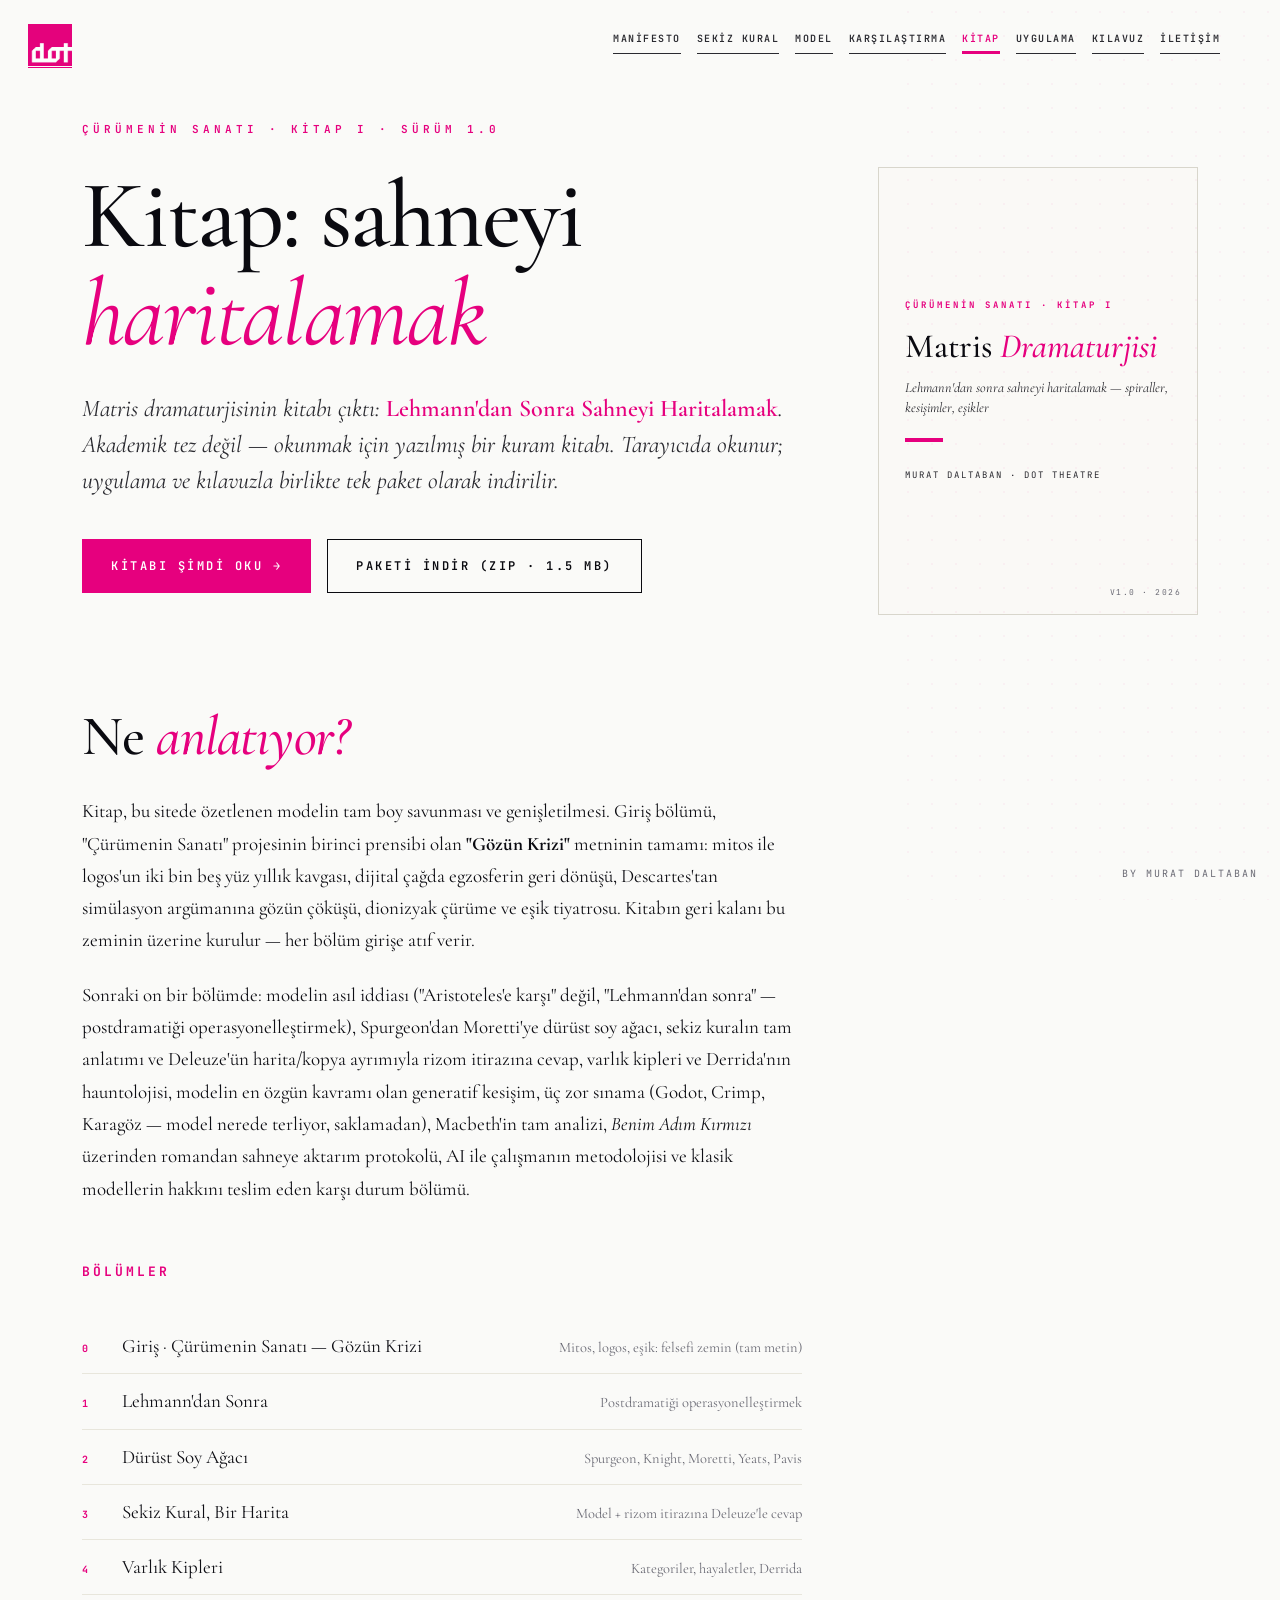
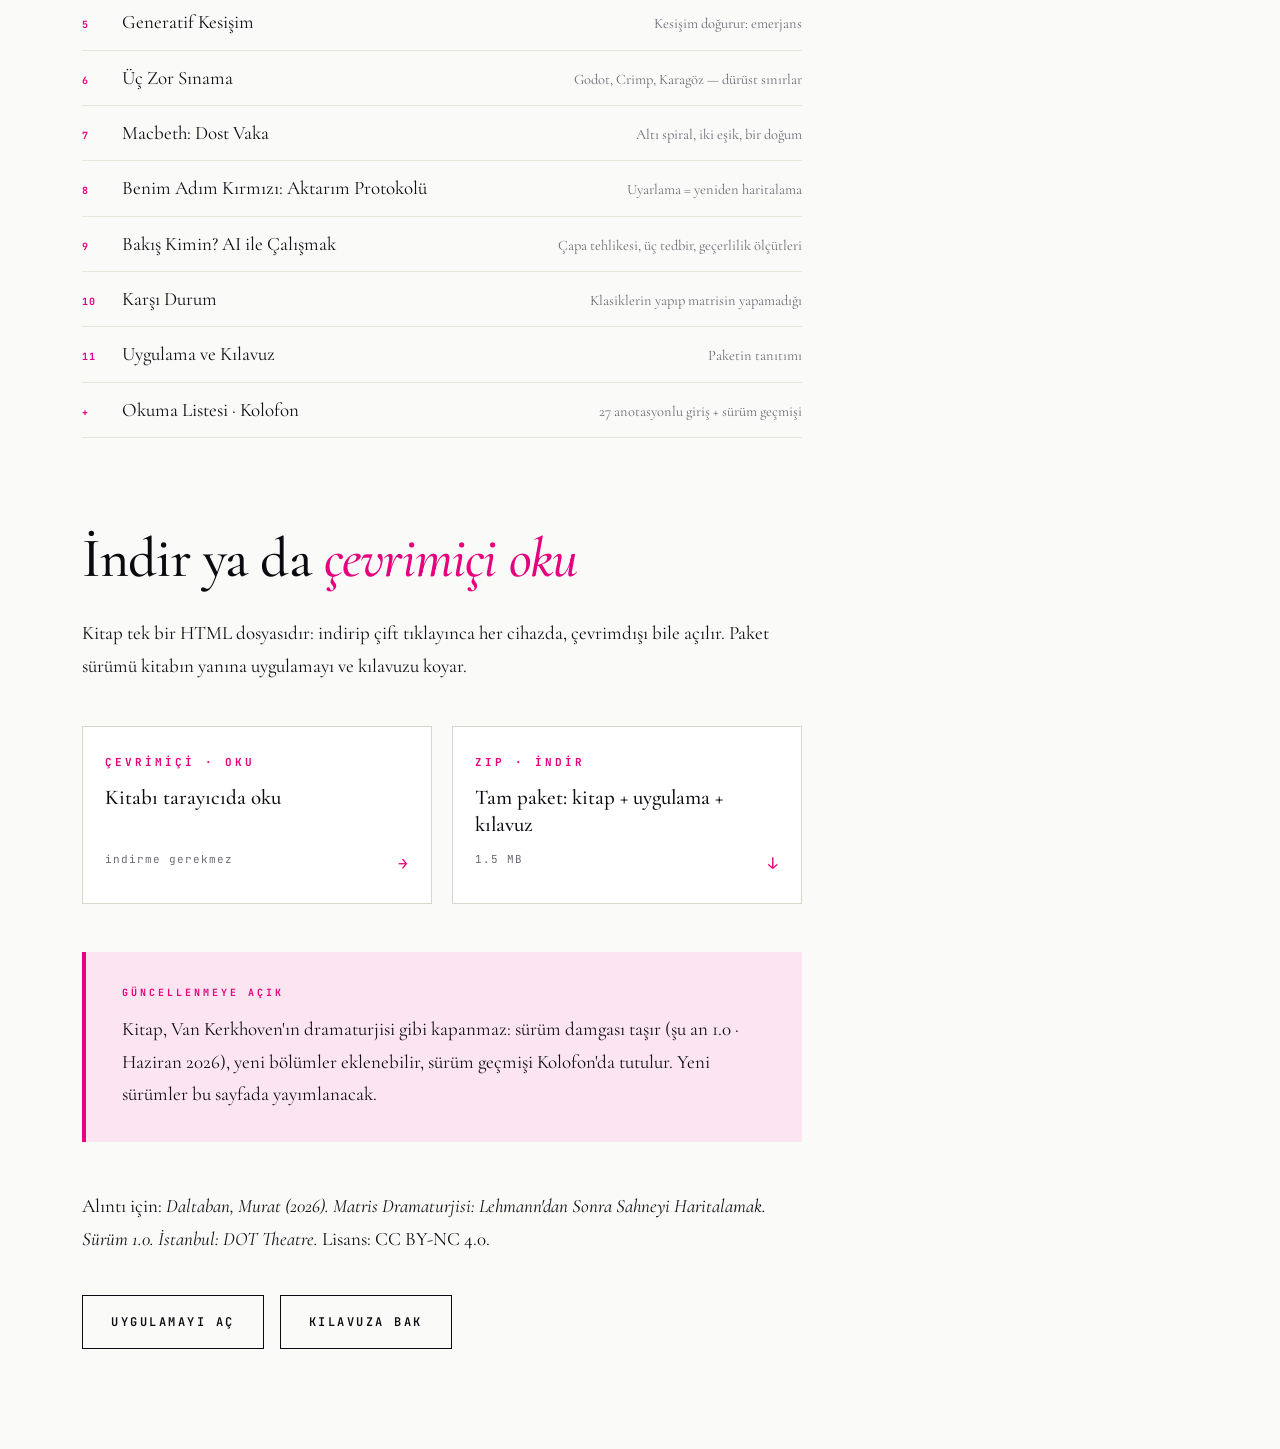
<file: kitap.html>
<!DOCTYPE html>
<html lang="tr">
<head>
<meta charset="UTF-8">
<meta name="viewport" content="width=device-width, initial-scale=1">
<title>Kitap — Matris Dramaturjisi: Lehmann'dan Sonra Sahneyi Haritalamak</title>
<meta name="description" content="Çürümenin Sanatı · Kitap I. Giriş bölümü 'Gözün Krizi' tam metniyle; on bir bölüm, okuma listesi, uygulama ve kılavuz paketi. Tarayıcıda okunur, paket olarak indirilir.">
<link rel="stylesheet" href="style.css">
<style>
  .book-hero{display:grid;grid-template-columns:minmax(0,1fr) 320px;gap:48px;align-items:start}
  .book-cover-mini{border:1px solid var(--border);background:#faf9f6;aspect-ratio:10/14;display:flex;flex-direction:column;justify-content:center;padding:30px 26px;position:relative}
  .book-cover-mini .s{font-family:var(--mono);font-size:9px;letter-spacing:3px;color:var(--magenta);font-weight:700;text-transform:uppercase;margin-bottom:16px}
  .book-cover-mini .t{font-family:var(--serif);font-size:34px;line-height:1.02;color:var(--black);font-weight:500}
  .book-cover-mini .t em{font-style:italic;color:var(--magenta)}
  .book-cover-mini .sub{font-family:var(--serif);font-style:italic;font-size:14px;color:var(--text-2);margin-top:14px;line-height:1.4}
  .book-cover-mini .bar{width:38px;height:4px;background:var(--magenta);margin-top:20px}
  .book-cover-mini .a{font-family:var(--mono);font-size:9px;letter-spacing:2px;color:var(--text-2);margin-top:26px;text-transform:uppercase}
  .book-cover-mini .v{position:absolute;bottom:14px;right:16px;font-family:var(--mono);font-size:8px;letter-spacing:1.5px;color:var(--text-3);text-transform:uppercase}
  .dl-grid{display:grid;grid-template-columns:1fr 1fr;gap:20px;margin:44px 0 20px;max-width:var(--col-text)}
  .dl-card{border:1px solid var(--border);background:var(--bg-card);padding:26px 22px;display:flex;flex-direction:column;gap:12px;text-decoration:none;color:var(--black);transition:all .2s;border-bottom:1px solid var(--border)}
  .dl-card:hover{border-color:var(--magenta);transform:translateY(-2px);color:var(--black)}
  .dl-card .f{font-family:var(--mono);font-size:11px;letter-spacing:3px;color:var(--magenta);font-weight:700;text-transform:uppercase}
  .dl-card .n{font-family:var(--serif);font-size:21px;font-weight:500;line-height:1.3}
  .dl-card .m{font-family:var(--mono);font-size:11px;color:var(--text-3);letter-spacing:1px;margin-top:auto;display:flex;justify-content:space-between}
  .dl-card .m .arrow{color:var(--magenta);font-size:16px}
  .ch-list{margin:36px 0;max-width:var(--col-text)}
  .ch-row{display:flex;gap:14px;align-items:baseline;padding:11px 0;border-bottom:1px solid var(--border-soft);font-size:16.5px}
  .ch-row .cn{font-family:var(--mono);font-size:10px;letter-spacing:1px;color:var(--magenta);font-weight:700;min-width:26px}
  .ch-row .ct{font-family:var(--serif);font-size:19px;color:var(--text)}
  .ch-row .cd{color:var(--text-3);font-size:14.5px;margin-left:auto;text-align:right;max-width:46%;display:none}
  @media(min-width:760px){.ch-row .cd{display:block}}
  @media(max-width:860px){.book-hero{grid-template-columns:1fr}.book-cover-mini{max-width:300px}}
  @media(max-width:720px){.dl-grid{grid-template-columns:1fr}}
</style>
</head>
<body>

<main class="page">

  <div class="eyebrow">Çürümenin Sanatı · Kitap I · Sürüm 1.0</div>

  <div class="book-hero">
    <div>
      <h1 class="hero">Kitap: sahneyi <em>haritalamak</em></h1>
      <p class="lead">Matris dramaturjisinin kitabı çıktı: <em>Lehmann'dan Sonra Sahneyi Haritalamak</em>. Akademik tez değil — okunmak için yazılmış bir kuram kitabı. Tarayıcıda okunur; uygulama ve kılavuzla birlikte tek paket olarak indirilir.</p>
      <div class="cta-row">
        <a href="kitap-oku.html" class="btn btn-primary">Kitabı şimdi oku →</a>
        <a href="assets/matris-dramaturjisi-kitap-paketi.zip" class="btn" download>Paketi indir (ZIP · 1.5 MB)</a>
      </div>
    </div>
    <a href="kitap-oku.html" style="border:none">
      <div class="book-cover-mini">
        <div class="s">Çürümenin Sanatı · Kitap I</div>
        <div class="t">Matris <em>Dramaturjisi</em></div>
        <div class="sub">Lehmann'dan sonra sahneyi haritalamak — spiraller, kesişimler, eşikler</div>
        <div class="bar"></div>
        <div class="a">Murat Daltaban · DOT Theatre</div>
        <div class="v">v1.0 · 2026</div>
      </div>
    </a>
  </div>

  <h2>Ne <em>anlatıyor?</em></h2>
  <p>Kitap, bu sitede özetlenen modelin tam boy savunması ve genişletilmesi. Giriş bölümü, "Çürümenin Sanatı" projesinin birinci prensibi olan <strong>"Gözün Krizi"</strong> metninin tamamı: mitos ile logos'un iki bin beş yüz yıllık kavgası, dijital çağda egzosferin geri dönüşü, Descartes'tan simülasyon argümanına gözün çöküşü, dionizyak çürüme ve eşik tiyatrosu. Kitabın geri kalanı bu zeminin üzerine kurulur — her bölüm girişe atıf verir.</p>

  <p>Sonraki on bir bölümde: modelin asıl iddiası ("Aristoteles'e karşı" değil, "Lehmann'dan sonra" — postdramatiği operasyonelleştirmek), Spurgeon'dan Moretti'ye dürüst soy ağacı, sekiz kuralın tam anlatımı ve Deleuze'ün harita/kopya ayrımıyla rizom itirazına cevap, varlık kipleri ve Derrida'nın hauntolojisi, modelin en özgün kavramı olan generatif kesişim, üç zor sınama (Godot, Crimp, Karagöz — model nerede terliyor, saklamadan), Macbeth'in tam analizi, <em>Benim Adım Kırmızı</em> üzerinden romandan sahneye aktarım protokolü, AI ile çalışmanın metodolojisi ve klasik modellerin hakkını teslim eden karşı durum bölümü.</p>

  <h3>Bölümler</h3>
  <div class="ch-list">
    <div class="ch-row"><span class="cn">0</span><span class="ct">Giriş · Çürümenin Sanatı — Gözün Krizi</span><span class="cd">Mitos, logos, eşik: felsefi zemin (tam metin)</span></div>
    <div class="ch-row"><span class="cn">1</span><span class="ct">Lehmann'dan Sonra</span><span class="cd">Postdramatiği operasyonelleştirmek</span></div>
    <div class="ch-row"><span class="cn">2</span><span class="ct">Dürüst Soy Ağacı</span><span class="cd">Spurgeon, Knight, Moretti, Yeats, Pavis</span></div>
    <div class="ch-row"><span class="cn">3</span><span class="ct">Sekiz Kural, Bir Harita</span><span class="cd">Model + rizom itirazına Deleuze'le cevap</span></div>
    <div class="ch-row"><span class="cn">4</span><span class="ct">Varlık Kipleri</span><span class="cd">Kategoriler, hayaletler, Derrida</span></div>
    <div class="ch-row"><span class="cn">5</span><span class="ct">Generatif Kesişim</span><span class="cd">Kesişim doğurur: emerjans</span></div>
    <div class="ch-row"><span class="cn">6</span><span class="ct">Üç Zor Sınama</span><span class="cd">Godot, Crimp, Karagöz — dürüst sınırlar</span></div>
    <div class="ch-row"><span class="cn">7</span><span class="ct">Macbeth: Dost Vaka</span><span class="cd">Altı spiral, iki eşik, bir doğum</span></div>
    <div class="ch-row"><span class="cn">8</span><span class="ct">Benim Adım Kırmızı: Aktarım Protokolü</span><span class="cd">Uyarlama = yeniden haritalama</span></div>
    <div class="ch-row"><span class="cn">9</span><span class="ct">Bakış Kimin? AI ile Çalışmak</span><span class="cd">Çapa tehlikesi, üç tedbir, geçerlilik ölçütleri</span></div>
    <div class="ch-row"><span class="cn">10</span><span class="ct">Karşı Durum</span><span class="cd">Klasiklerin yapıp matrisin yapamadığı</span></div>
    <div class="ch-row"><span class="cn">11</span><span class="ct">Uygulama ve Kılavuz</span><span class="cd">Paketin tanıtımı</span></div>
    <div class="ch-row"><span class="cn">+</span><span class="ct">Okuma Listesi · Kolofon</span><span class="cd">27 anotasyonlu giriş + sürüm geçmişi</span></div>
  </div>

  <h2>İndir ya da <em>çevrimiçi oku</em></h2>
  <p>Kitap tek bir HTML dosyasıdır: indirip çift tıklayınca her cihazda, çevrimdışı bile açılır. Paket sürümü kitabın yanına uygulamayı ve kılavuzu koyar.</p>

  <div class="dl-grid">
    <a href="kitap-oku.html" class="dl-card">
      <div class="f">Çevrimiçi · Oku</div>
      <div class="n">Kitabı tarayıcıda oku</div>
      <div class="m"><span>indirme gerekmez</span><span class="arrow">→</span></div>
    </a>
    <a href="assets/matris-dramaturjisi-kitap-paketi.zip" class="dl-card" download>
      <div class="f">ZIP · İndir</div>
      <div class="n">Tam paket: kitap + uygulama + kılavuz</div>
      <div class="m"><span>1.5 MB</span><span class="arrow">↓</span></div>
    </a>
  </div>

  <div class="callout">
    <div class="label">Güncellenmeye açık</div>
    <p>Kitap, Van Kerkhoven'ın dramaturjisi gibi kapanmaz: sürüm damgası taşır (şu an 1.0 · Haziran 2026), yeni bölümler eklenebilir, sürüm geçmişi Kolofon'da tutulur. Yeni sürümler bu sayfada yayımlanacak.</p>
  </div>

  <p>Alıntı için: <em>Daltaban, Murat (2026). Matris Dramaturjisi: Lehmann'dan Sonra Sahneyi Haritalamak. Sürüm 1.0. İstanbul: DOT Theatre.</em> Lisans: CC BY-NC 4.0.</p>

  <div class="cta-row">
    <a href="uygulama.html" class="btn">Uygulamayı aç</a>
    <a href="kilavuz.html" class="btn">Kılavuza bak</a>
  </div>

</main>

<script src="site.js"></script>
</body>
</html>
</file>
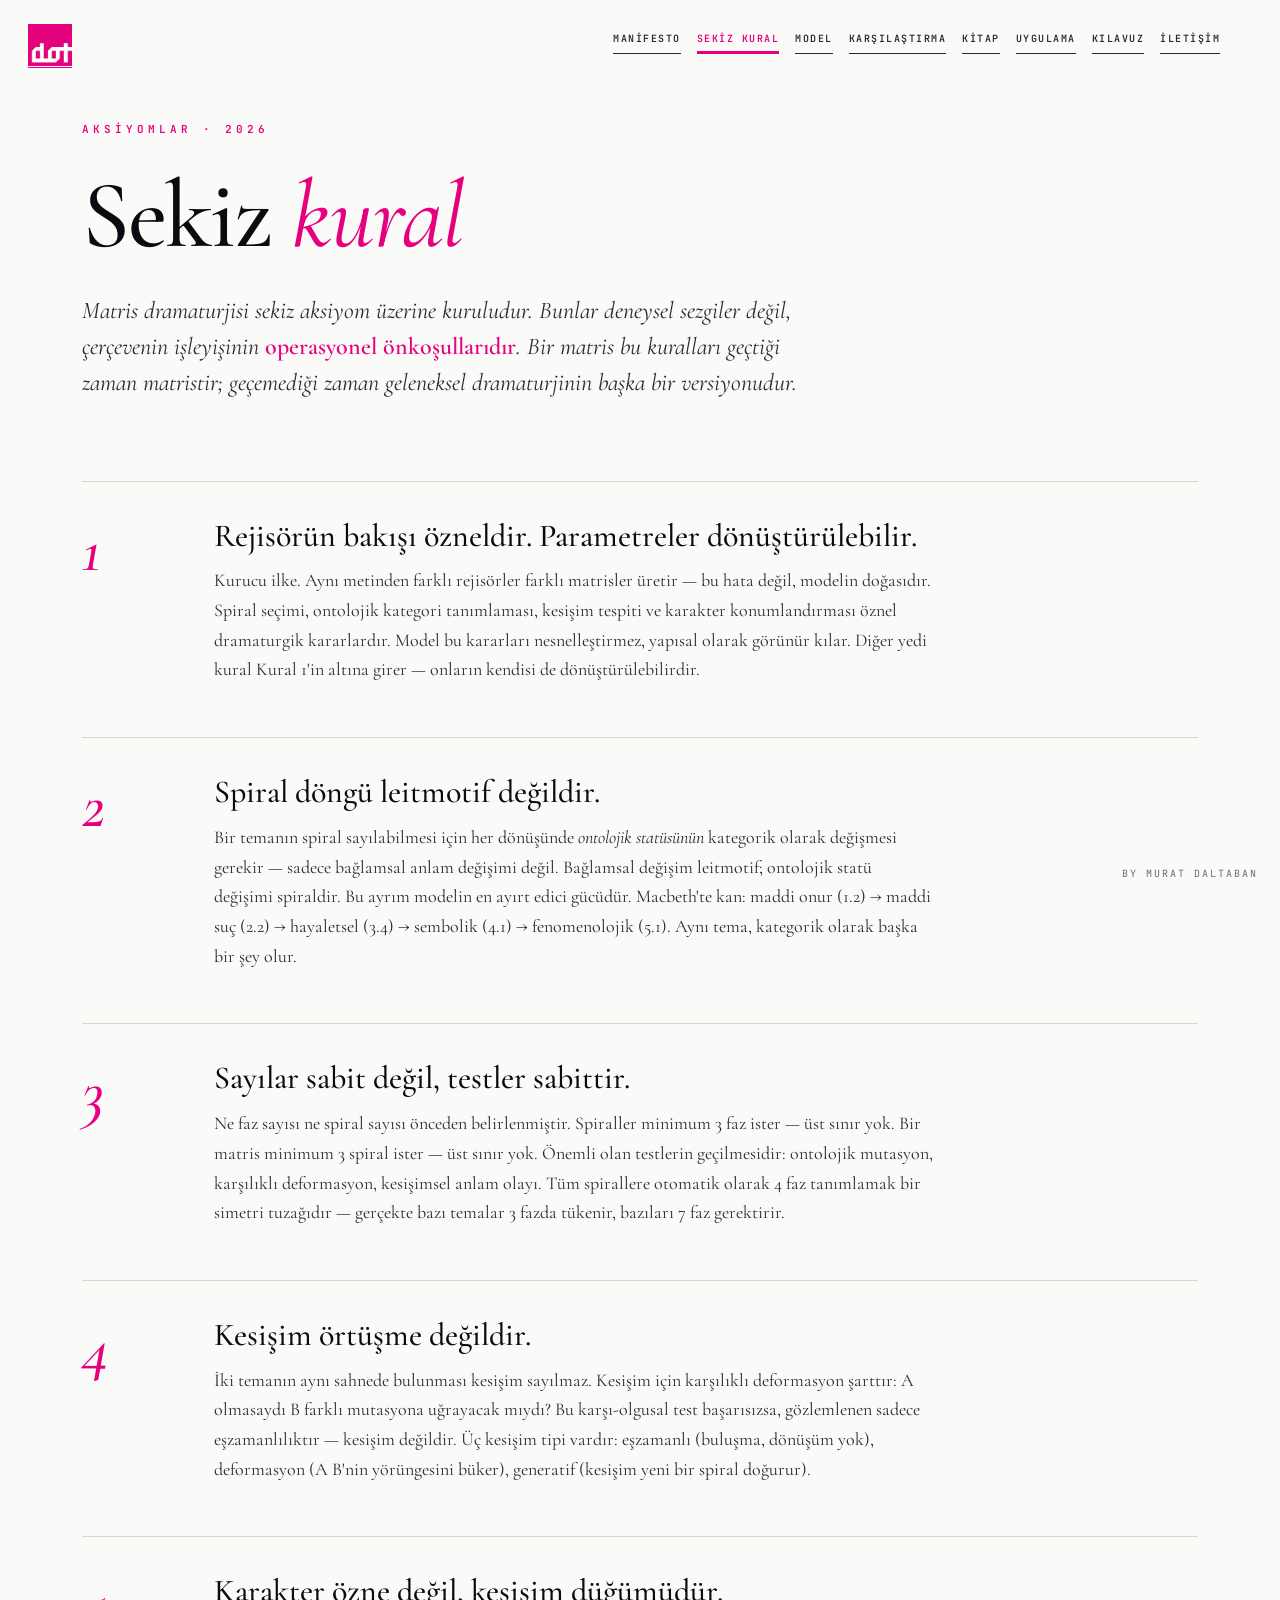
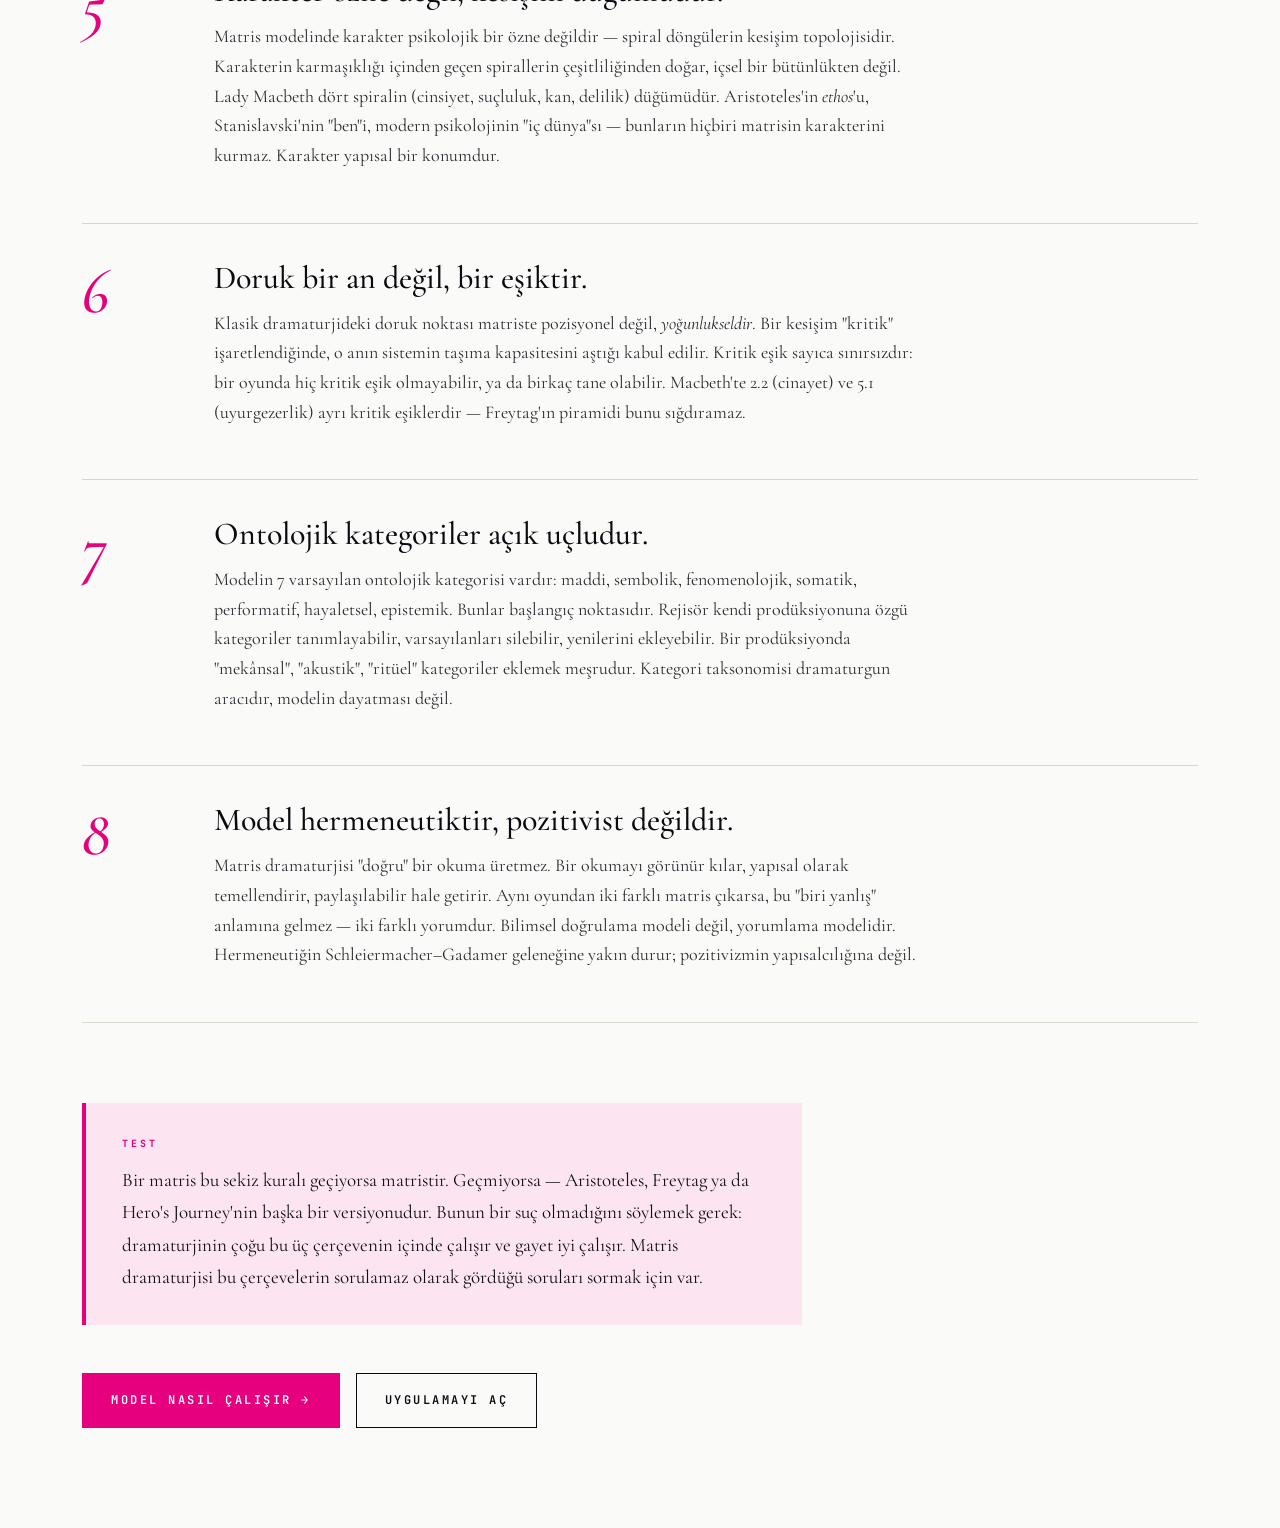
<file: kurallar.html>
<!DOCTYPE html>
<html lang="tr">
<head>
<meta charset="UTF-8">
<meta name="viewport" content="width=device-width, initial-scale=1">
<title>Sekiz Temel Kural — Matris Dramaturjisi</title>
<link rel="stylesheet" href="style.css">
</head>
<body>

<main class="page">

  <div class="eyebrow">Aksiyomlar · 2026</div>
  <h1 class="hero">Sekiz <em>kural</em></h1>
  <p class="lead">Matris dramaturjisi sekiz aksiyom üzerine kuruludur. Bunlar deneysel sezgiler değil, çerçevenin işleyişinin <em>operasyonel önkoşullarıdır</em>. Bir matris bu kuralları geçtiği zaman matristir; geçemediği zaman geleneksel dramaturjinin başka bir versiyonudur.</p>

  <div style="margin-top:80px">

    <div class="rule-card">
      <div class="rule-num">1</div>
      <div>
        <div class="rule-title">Rejisörün bakışı özneldir. Parametreler dönüştürülebilir.</div>
        <p class="rule-body">Kurucu ilke. Aynı metinden farklı rejisörler farklı matrisler üretir — bu hata değil, modelin doğasıdır. Spiral seçimi, ontolojik kategori tanımlaması, kesişim tespiti ve karakter konumlandırması öznel dramaturgik kararlardır. Model bu kararları nesnelleştirmez, yapısal olarak görünür kılar. Diğer yedi kural Kural 1'in altına girer — onların kendisi de dönüştürülebilirdir.</p>
      </div>
    </div>

    <div class="rule-card">
      <div class="rule-num">2</div>
      <div>
        <div class="rule-title">Spiral döngü leitmotif değildir.</div>
        <p class="rule-body">Bir temanın spiral sayılabilmesi için her dönüşünde <em>ontolojik statüsünün</em> kategorik olarak değişmesi gerekir — sadece bağlamsal anlam değişimi değil. Bağlamsal değişim leitmotif; ontolojik statü değişimi spiraldir. Bu ayrım modelin en ayırt edici gücüdür. Macbeth'te kan: maddi onur (1.2) → maddi suç (2.2) → hayaletsel (3.4) → sembolik (4.1) → fenomenolojik (5.1). Aynı tema, kategorik olarak başka bir şey olur.</p>
      </div>
    </div>

    <div class="rule-card">
      <div class="rule-num">3</div>
      <div>
        <div class="rule-title">Sayılar sabit değil, testler sabittir.</div>
        <p class="rule-body">Ne faz sayısı ne spiral sayısı önceden belirlenmiştir. Spiraller minimum 3 faz ister — üst sınır yok. Bir matris minimum 3 spiral ister — üst sınır yok. Önemli olan testlerin geçilmesidir: ontolojik mutasyon, karşılıklı deformasyon, kesişimsel anlam olayı. Tüm spirallere otomatik olarak 4 faz tanımlamak bir simetri tuzağıdır — gerçekte bazı temalar 3 fazda tükenir, bazıları 7 faz gerektirir.</p>
      </div>
    </div>

    <div class="rule-card">
      <div class="rule-num">4</div>
      <div>
        <div class="rule-title">Kesişim örtüşme değildir.</div>
        <p class="rule-body">İki temanın aynı sahnede bulunması kesişim sayılmaz. Kesişim için karşılıklı deformasyon şarttır: A olmasaydı B farklı mutasyona uğrayacak mıydı? Bu karşı-olgusal test başarısızsa, gözlemlenen sadece eşzamanlılıktır — kesişim değildir. Üç kesişim tipi vardır: eşzamanlı (buluşma, dönüşüm yok), deformasyon (A B'nin yörüngesini büker), generatif (kesişim yeni bir spiral doğurur).</p>
      </div>
    </div>

    <div class="rule-card">
      <div class="rule-num">5</div>
      <div>
        <div class="rule-title">Karakter özne değil, kesişim düğümüdür.</div>
        <p class="rule-body">Matris modelinde karakter psikolojik bir özne değildir — spiral döngülerin kesişim topolojisidir. Karakterin karmaşıklığı içinden geçen spirallerin çeşitliliğinden doğar, içsel bir bütünlükten değil. Lady Macbeth dört spiralin (cinsiyet, suçluluk, kan, delilik) düğümüdür. Aristoteles'in <em>ethos</em>'u, Stanislavski'nin "ben"i, modern psikolojinin "iç dünya"sı — bunların hiçbiri matrisin karakterini kurmaz. Karakter yapısal bir konumdur.</p>
      </div>
    </div>

    <div class="rule-card">
      <div class="rule-num">6</div>
      <div>
        <div class="rule-title">Doruk bir an değil, bir eşiktir.</div>
        <p class="rule-body">Klasik dramaturjideki doruk noktası matriste pozisyonel değil, <em>yoğunlukseldir</em>. Bir kesişim "kritik" işaretlendiğinde, o anın sistemin taşıma kapasitesini aştığı kabul edilir. Kritik eşik sayıca sınırsızdır: bir oyunda hiç kritik eşik olmayabilir, ya da birkaç tane olabilir. Macbeth'te 2.2 (cinayet) ve 5.1 (uyurgezerlik) ayrı kritik eşiklerdir — Freytag'ın piramidi bunu sığdıramaz.</p>
      </div>
    </div>

    <div class="rule-card">
      <div class="rule-num">7</div>
      <div>
        <div class="rule-title">Ontolojik kategoriler açık uçludur.</div>
        <p class="rule-body">Modelin 7 varsayılan ontolojik kategorisi vardır: maddi, sembolik, fenomenolojik, somatik, performatif, hayaletsel, epistemik. Bunlar başlangıç noktasıdır. Rejisör kendi prodüksiyonuna özgü kategoriler tanımlayabilir, varsayılanları silebilir, yenilerini ekleyebilir. Bir prodüksiyonda "mekânsal", "akustik", "ritüel" kategoriler eklemek meşrudur. Kategori taksonomisi dramaturgun aracıdır, modelin dayatması değil.</p>
      </div>
    </div>

    <div class="rule-card">
      <div class="rule-num">8</div>
      <div>
        <div class="rule-title">Model hermeneutiktir, pozitivist değildir.</div>
        <p class="rule-body">Matris dramaturjisi "doğru" bir okuma üretmez. Bir okumayı görünür kılar, yapısal olarak temellendirir, paylaşılabilir hale getirir. Aynı oyundan iki farklı matris çıkarsa, bu "biri yanlış" anlamına gelmez — iki farklı yorumdur. Bilimsel doğrulama modeli değil, yorumlama modelidir. Hermeneutiğin Schleiermacher–Gadamer geleneğine yakın durur; pozitivizmin yapısalcılığına değil.</p>
      </div>
    </div>

  </div>

  <div class="callout" style="margin-top:80px">
    <div class="label">Test</div>
    <p style="margin:0">Bir matris bu sekiz kuralı geçiyorsa matristir. Geçmiyorsa — Aristoteles, Freytag ya da Hero's Journey'nin başka bir versiyonudur. Bunun bir suç olmadığını söylemek gerek: dramaturjinin çoğu bu üç çerçevenin içinde çalışır ve gayet iyi çalışır. Matris dramaturjisi bu çerçevelerin sorulamaz olarak gördüğü soruları sormak için var.</p>
  </div>

  <div class="cta-row">
    <a href="model.html" class="btn btn-primary">Model nasıl çalışır →</a>
    <a href="uygulama.html" class="btn">Uygulamayı Aç</a>
  </div>

</main>

<script src="site.js"></script>
</body>
</html>
</file>
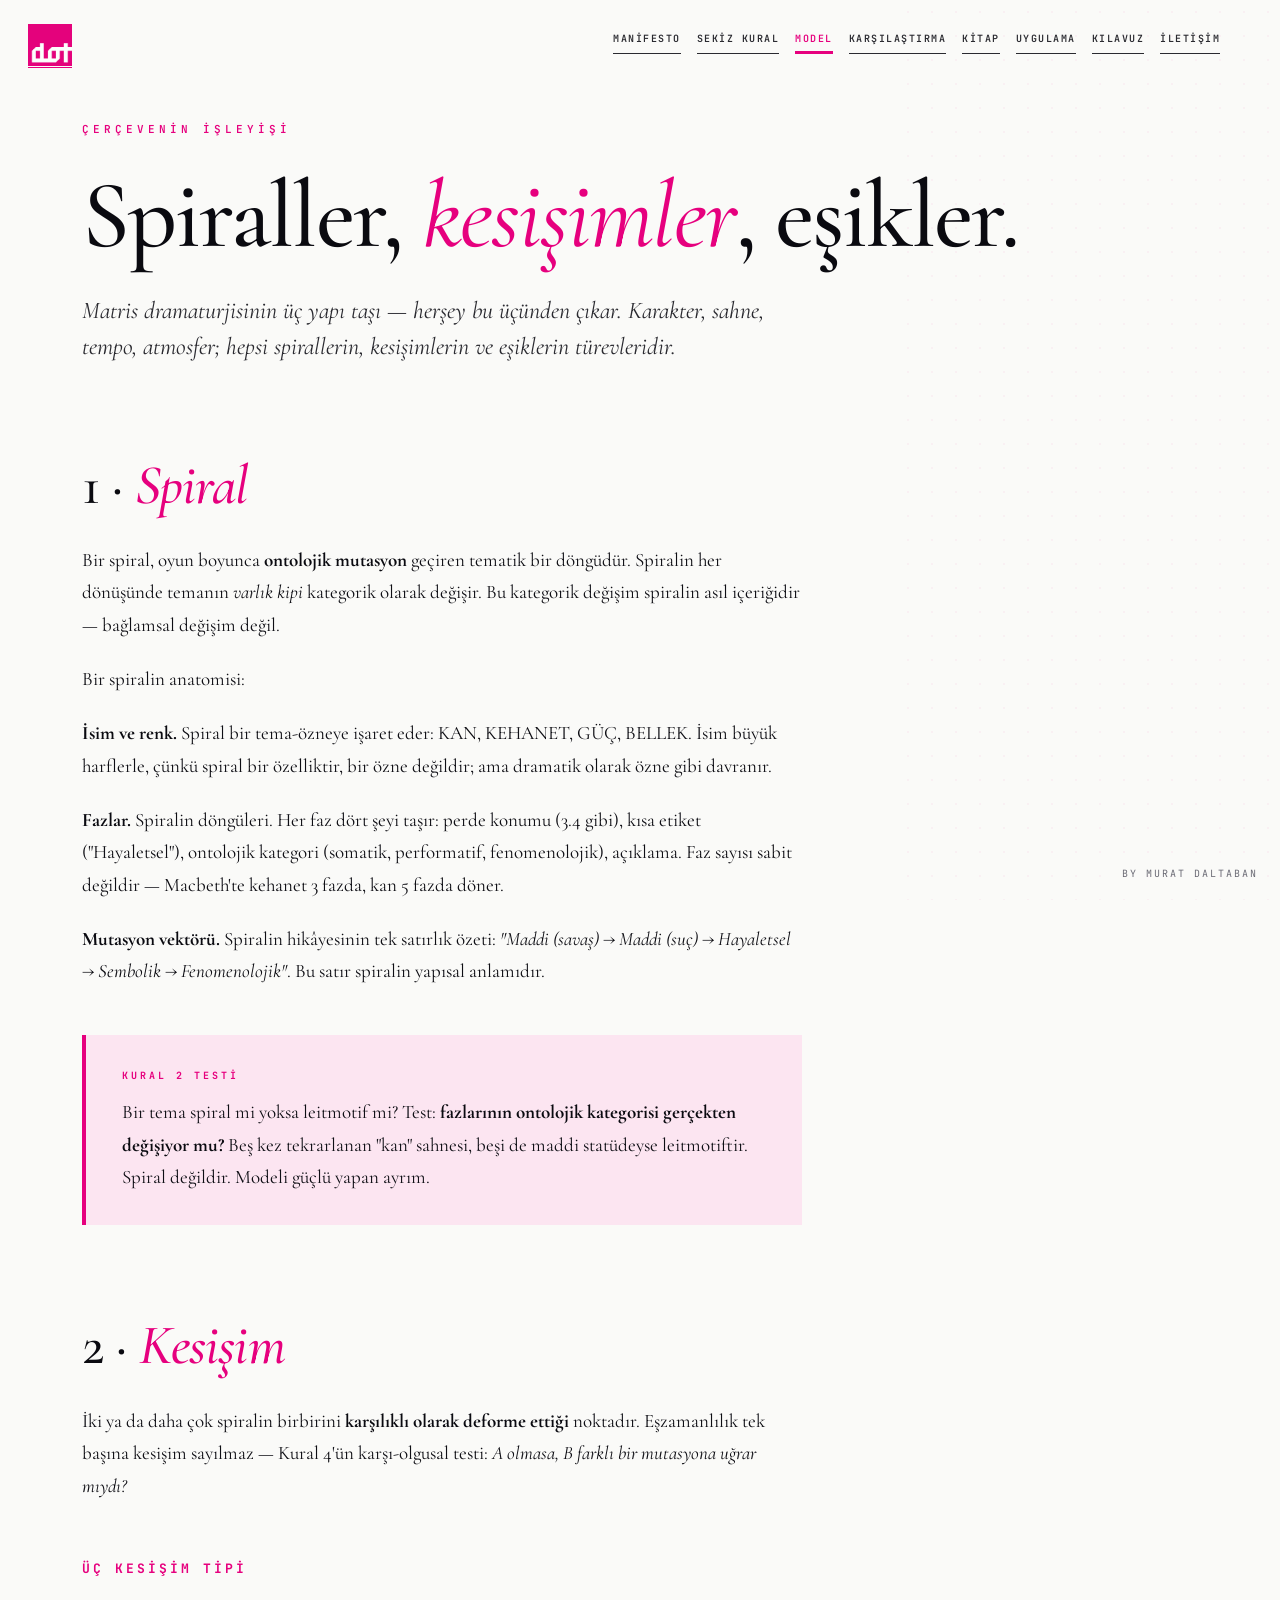
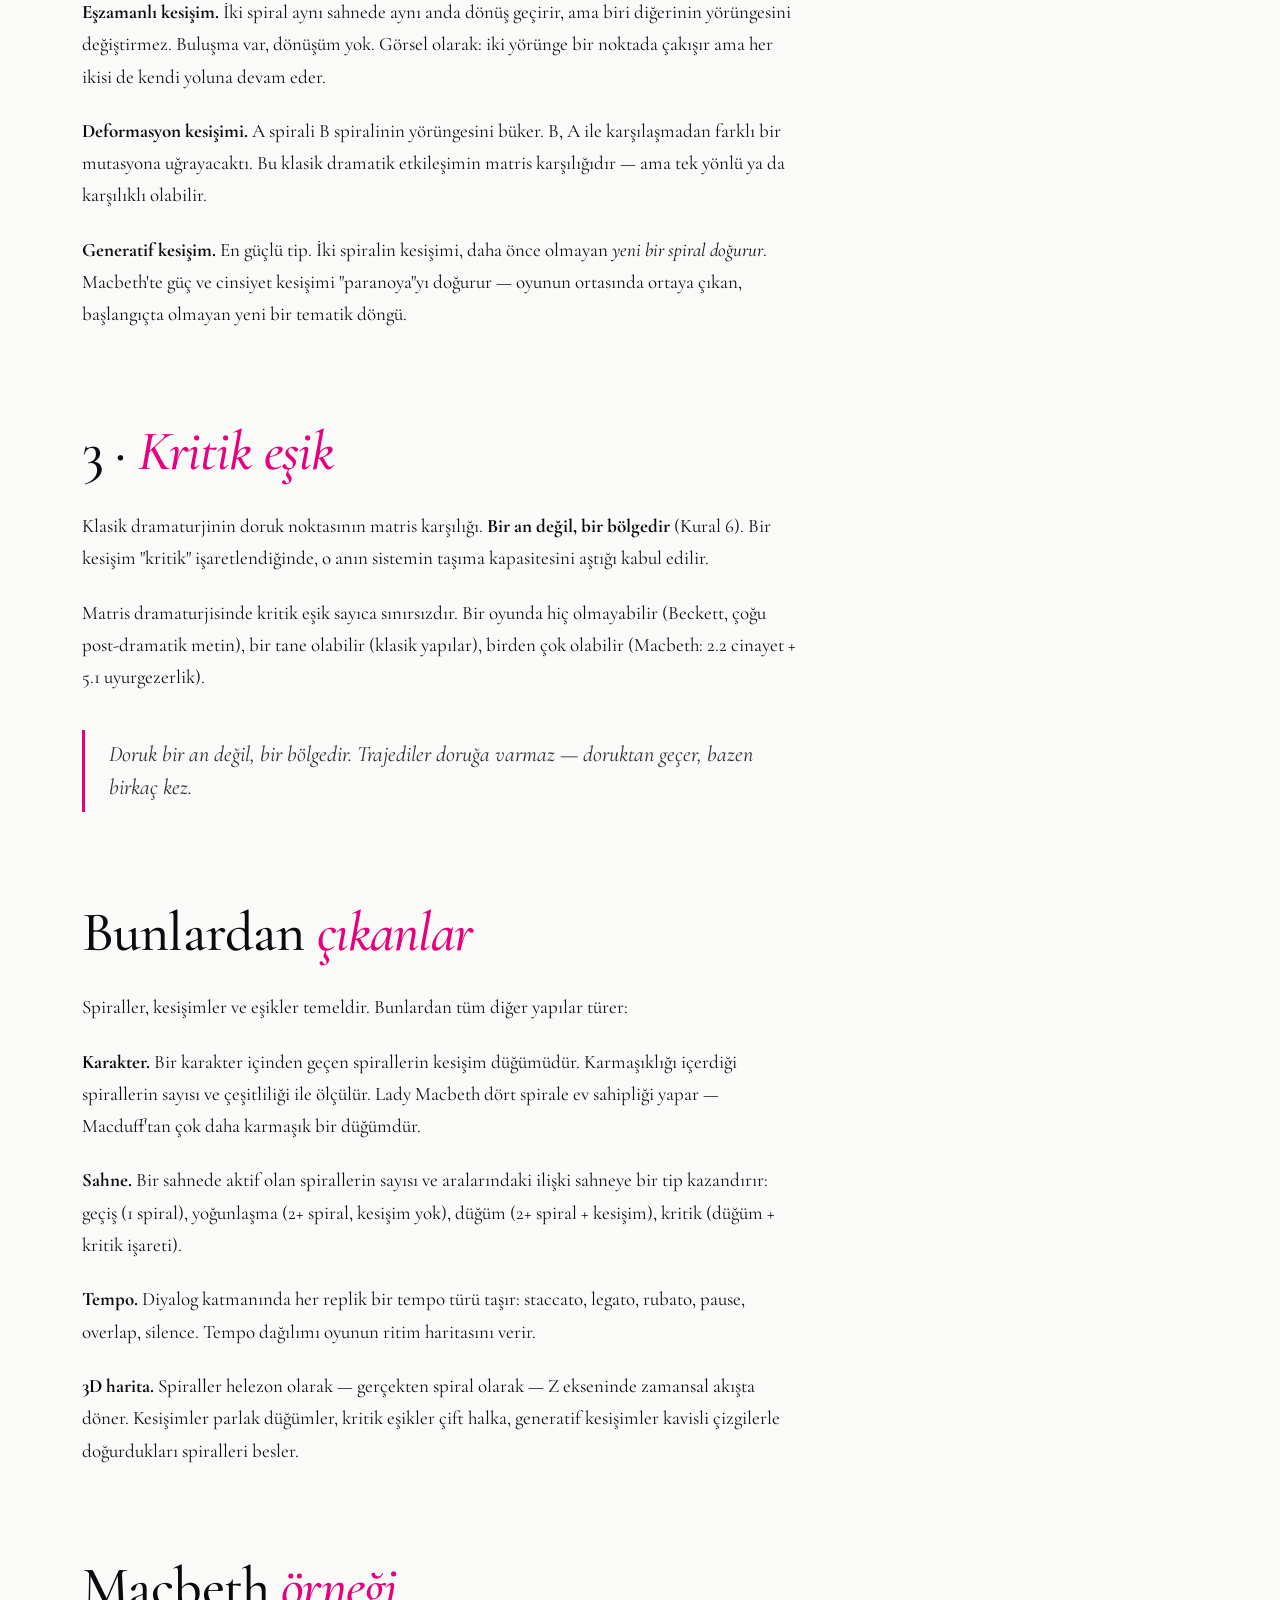
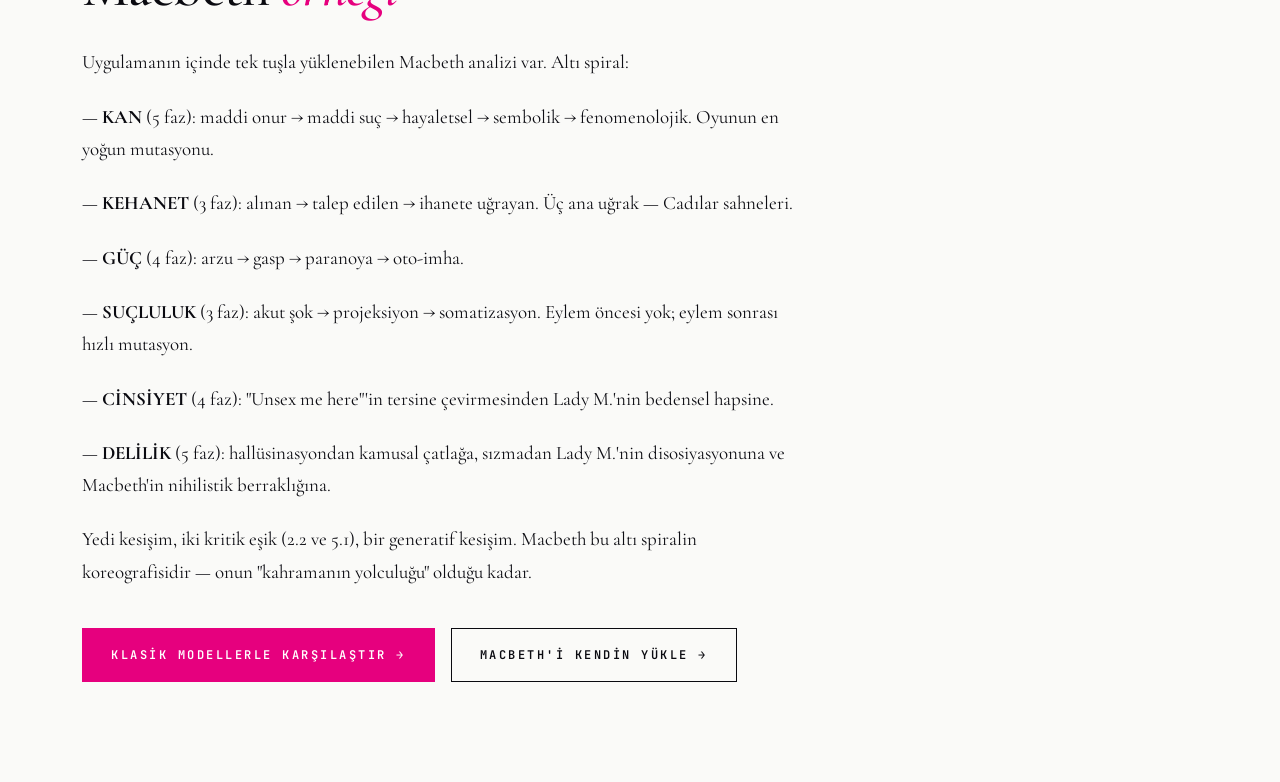
<file: model.html>
<!DOCTYPE html>
<html lang="tr">
<head>
<meta charset="UTF-8">
<meta name="viewport" content="width=device-width, initial-scale=1">
<title>Model — Spiraller, Kesişimler, Eşikler</title>
<link rel="stylesheet" href="style.css">
</head>
<body>

<main class="page">

  <div class="eyebrow">Çerçevenin işleyişi</div>
  <h1 class="hero">Spiraller, <em>kesişimler</em>, eşikler.</h1>
  <p class="lead">Matris dramaturjisinin üç yapı taşı — herşey bu üçünden çıkar. Karakter, sahne, tempo, atmosfer; hepsi spirallerin, kesişimlerin ve eşiklerin türevleridir.</p>

  <h2>1 · <em>Spiral</em></h2>

  <p>Bir spiral, oyun boyunca <strong>ontolojik mutasyon</strong> geçiren tematik bir döngüdür. Spiralin her dönüşünde temanın <em>varlık kipi</em> kategorik olarak değişir. Bu kategorik değişim spiralin asıl içeriğidir — bağlamsal değişim değil.</p>

  <p>Bir spiralin anatomisi:</p>

  <p><strong>İsim ve renk.</strong> Spiral bir tema-özneye işaret eder: KAN, KEHANET, GÜÇ, BELLEK. İsim büyük harflerle, çünkü spiral bir özelliktir, bir özne değildir; ama dramatik olarak özne gibi davranır.</p>

  <p><strong>Fazlar.</strong> Spiralin döngüleri. Her faz dört şeyi taşır: perde konumu (3.4 gibi), kısa etiket ("Hayaletsel"), ontolojik kategori (somatik, performatif, fenomenolojik), açıklama. Faz sayısı sabit değildir — Macbeth'te kehanet 3 fazda, kan 5 fazda döner.</p>

  <p><strong>Mutasyon vektörü.</strong> Spiralin hikâyesinin tek satırlık özeti: <em>"Maddi (savaş) → Maddi (suç) → Hayaletsel → Sembolik → Fenomenolojik"</em>. Bu satır spiralin yapısal anlamıdır.</p>

  <div class="callout">
    <div class="label">Kural 2 Testi</div>
    <p>Bir tema spiral mi yoksa leitmotif mi? Test: <strong>fazlarının ontolojik kategorisi gerçekten değişiyor mu?</strong> Beş kez tekrarlanan "kan" sahnesi, beşi de maddi statüdeyse leitmotiftir. Spiral değildir. Modeli güçlü yapan ayrım.</p>
  </div>

  <h2>2 · <em>Kesişim</em></h2>

  <p>İki ya da daha çok spiralin birbirini <strong>karşılıklı olarak deforme ettiği</strong> noktadır. Eşzamanlılık tek başına kesişim sayılmaz — Kural 4'ün karşı-olgusal testi: <em>A olmasa, B farklı bir mutasyona uğrar mıydı?</em></p>

  <h3>Üç kesişim tipi</h3>

  <p><strong>Eşzamanlı kesişim.</strong> İki spiral aynı sahnede aynı anda dönüş geçirir, ama biri diğerinin yörüngesini değiştirmez. Buluşma var, dönüşüm yok. Görsel olarak: iki yörünge bir noktada çakışır ama her ikisi de kendi yoluna devam eder.</p>

  <p><strong>Deformasyon kesişimi.</strong> A spirali B spiralinin yörüngesini büker. B, A ile karşılaşmadan farklı bir mutasyona uğrayacaktı. Bu klasik dramatik etkileşimin matris karşılığıdır — ama tek yönlü ya da karşılıklı olabilir.</p>

  <p><strong>Generatif kesişim.</strong> En güçlü tip. İki spiralin kesişimi, daha önce olmayan <em>yeni bir spiral doğurur</em>. Macbeth'te güç ve cinsiyet kesişimi "paranoya"yı doğurur — oyunun ortasında ortaya çıkan, başlangıçta olmayan yeni bir tematik döngü.</p>

  <h2>3 · <em>Kritik eşik</em></h2>

  <p>Klasik dramaturjinin doruk noktasının matris karşılığı. <strong>Bir an değil, bir bölgedir</strong> (Kural 6). Bir kesişim "kritik" işaretlendiğinde, o anın sistemin taşıma kapasitesini aştığı kabul edilir.</p>

  <p>Matris dramaturjisinde kritik eşik sayıca sınırsızdır. Bir oyunda hiç olmayabilir (Beckett, çoğu post-dramatik metin), bir tane olabilir (klasik yapılar), birden çok olabilir (Macbeth: 2.2 cinayet + 5.1 uyurgezerlik).</p>

  <blockquote>
    Doruk bir an değil, bir bölgedir. Trajediler doruğa <em>varmaz</em> — doruktan geçer, bazen birkaç kez.
  </blockquote>

  <h2>Bunlardan <em>çıkanlar</em></h2>

  <p>Spiraller, kesişimler ve eşikler temeldir. Bunlardan tüm diğer yapılar türer:</p>

  <p><strong>Karakter.</strong> Bir karakter içinden geçen spirallerin kesişim düğümüdür. Karmaşıklığı içerdiği spirallerin sayısı ve çeşitliliği ile ölçülür. Lady Macbeth dört spirale ev sahipliği yapar — Macduff'tan çok daha karmaşık bir düğümdür.</p>

  <p><strong>Sahne.</strong> Bir sahnede aktif olan spirallerin sayısı ve aralarındaki ilişki sahneye bir tip kazandırır: geçiş (1 spiral), yoğunlaşma (2+ spiral, kesişim yok), düğüm (2+ spiral + kesişim), kritik (düğüm + kritik işareti).</p>

  <p><strong>Tempo.</strong> Diyalog katmanında her replik bir tempo türü taşır: staccato, legato, rubato, pause, overlap, silence. Tempo dağılımı oyunun ritim haritasını verir.</p>

  <p><strong>3D harita.</strong> Spiraller helezon olarak — gerçekten spiral olarak — Z ekseninde zamansal akışta döner. Kesişimler parlak düğümler, kritik eşikler çift halka, generatif kesişimler kavisli çizgilerle doğurdukları spiralleri besler.</p>

  <h2>Macbeth <em>örneği</em></h2>

  <p>Uygulamanın içinde tek tuşla yüklenebilen Macbeth analizi var. Altı spiral:</p>

  <p>— <strong>KAN</strong> (5 faz): maddi onur → maddi suç → hayaletsel → sembolik → fenomenolojik. Oyunun en yoğun mutasyonu.</p>
  <p>— <strong>KEHANET</strong> (3 faz): alınan → talep edilen → ihanete uğrayan. Üç ana uğrak — Cadılar sahneleri.</p>
  <p>— <strong>GÜÇ</strong> (4 faz): arzu → gasp → paranoya → oto-imha.</p>
  <p>— <strong>SUÇLULUK</strong> (3 faz): akut şok → projeksiyon → somatizasyon. Eylem öncesi yok; eylem sonrası hızlı mutasyon.</p>
  <p>— <strong>CİNSİYET</strong> (4 faz): "Unsex me here"'in tersine çevirmesinden Lady M.'nin bedensel hapsine.</p>
  <p>— <strong>DELİLİK</strong> (5 faz): hallüsinasyondan kamusal çatlağa, sızmadan Lady M.'nin disosiyasyonuna ve Macbeth'in nihilistik berraklığına.</p>

  <p>Yedi kesişim, iki kritik eşik (2.2 ve 5.1), bir generatif kesişim. Macbeth bu altı spiralin koreografisidir — onun "kahramanın yolculuğu" olduğu kadar.</p>

  <div class="cta-row">
    <a href="karsilastirma.html" class="btn btn-primary">Klasik modellerle karşılaştır →</a>
    <a href="uygulama.html" class="btn">Macbeth'i kendin yükle →</a>
  </div>

</main>

<script src="site.js"></script>
</body>
</html>
</file>
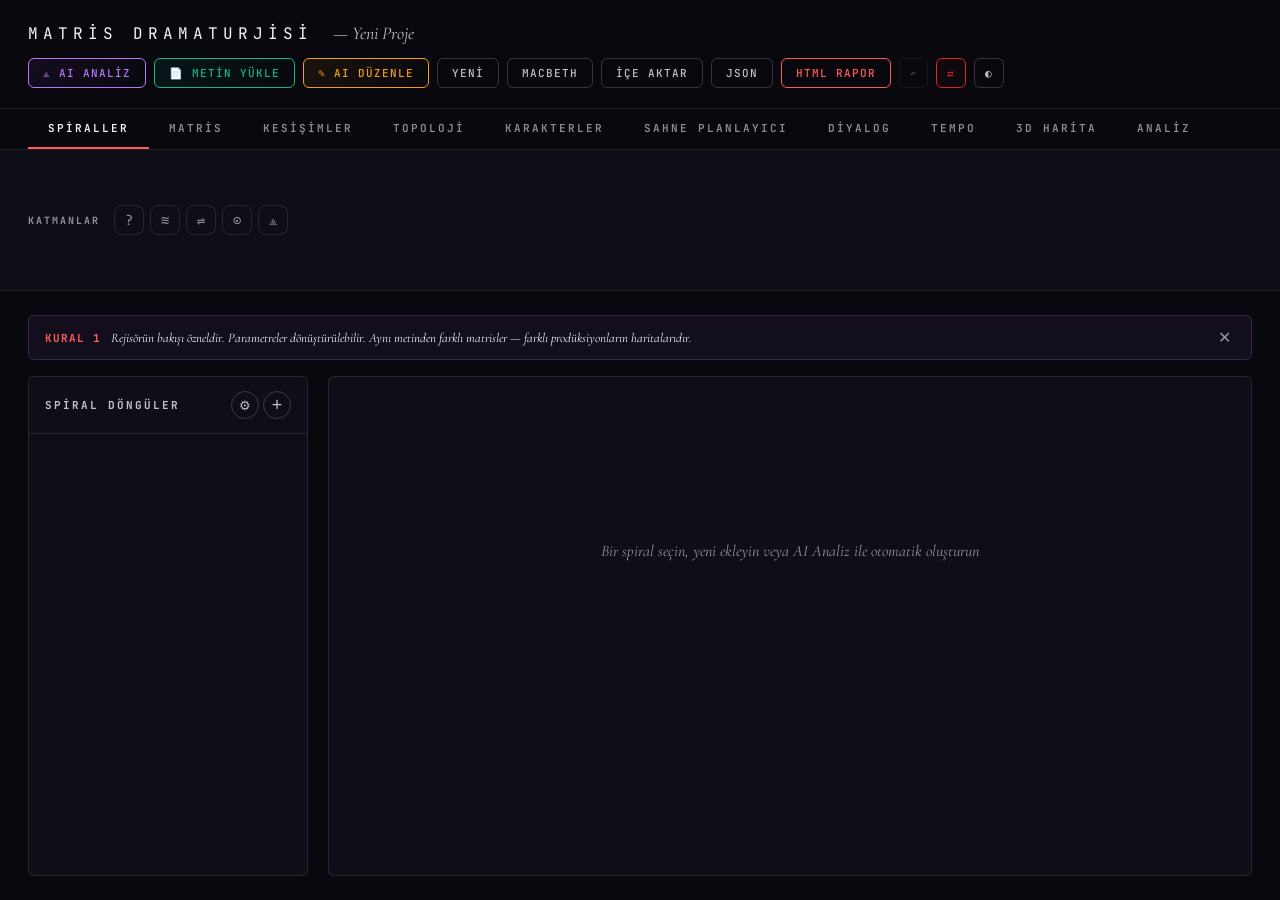
<file: uygulama-iframe.html>
<!DOCTYPE html>
<html lang="tr">
<head>
<meta charset="UTF-8">
<meta name="viewport" content="width=device-width, initial-scale=1.0">
<title>Matris Dramaturjisi — AI Destekli Uygulama</title>
<style>
@import url('https://fonts.googleapis.com/css2?family=JetBrains+Mono:wght@300;400;500;600;700&family=Cormorant+Garamond:ital,wght@0,400;0,600;0,700;1,400&display=swap');

:root {
  --bg: #08080e; --bg2: #0e0e18; --bg3: #14142a;
  --border: rgba(255,255,255,0.1); --border2: rgba(255,255,255,0.18);
  --text: #f4f4f8; --text2: rgba(255,255,255,0.75); --text3: rgba(255,255,255,0.55);
  --accent: #ff5a5a; --accent2: #b875f5;
  --mono: 'JetBrains Mono', monospace; --serif: 'Cormorant Garamond', Georgia, serif;
  --radius: 6px;
  --fs-body: 13px; --fs-small: 11px; --fs-tiny: 10px; --fs-h1: 16px; --fs-label: 11px;
}

/* AÇIK TEMA — body'ye data-theme="light" eklenince devreye girer */
body[data-theme="light"] {
  --bg: #fafaf8; --bg2: #f0f0ec; --bg3: #e4e4de;
  --border: rgba(0,0,0,0.1); --border2: rgba(0,0,0,0.22);
  --text: #1a1a2e; --text2: rgba(26,26,46,0.75); --text3: rgba(26,26,46,0.55);
  --accent: #cc2244; --accent2: #7d2db8;
}

* { margin:0; padding:0; box-sizing:border-box; }
body { background:var(--bg); color:var(--text); font-family:var(--mono); min-height:100vh; }

.app { display:grid; grid-template-rows:auto auto 1fr; min-height:100vh; }

.app-header {
  padding:20px 28px; border-bottom:1px solid var(--border);
  display:flex; align-items:center; justify-content:space-between; flex-wrap:wrap; gap:12px;
}
.app-title { display:flex; align-items:baseline; gap:12px; }
.app-title h1 { font-size:16px; font-weight:400; letter-spacing:5px; color:var(--text); }
.app-title .project-name {
  font-family:var(--serif); font-size:18px; font-style:italic; color:var(--text2);
  cursor:pointer; padding:2px 8px; border-radius:3px;
}
.app-title .project-name:hover { background:rgba(255,255,255,0.05); }

.header-actions { display:flex; gap:8px; flex-wrap:wrap; }
.header-actions button {
  padding:7px 14px; border:1px solid var(--border2); border-radius:var(--radius);
  background:transparent; color:var(--text2); font-family:var(--mono); font-size:11px;
  letter-spacing:1px; cursor:pointer; transition:all 0.2s; font-weight:500;
}
.header-actions button:hover { background:rgba(255,255,255,0.08); color:var(--text); border-color:var(--border2); }
.header-actions button.primary { border-color:var(--accent); color:var(--accent); }
.header-actions button.primary:hover { background:rgba(255,68,68,0.1); }
.header-actions button.ai-btn {
  border-color:var(--accent2); color:var(--accent2);
  background:linear-gradient(135deg, rgba(168,85,247,0.08), transparent);
}
.header-actions button.ai-btn:hover { background:rgba(168,85,247,0.15); }

.tabs {
  display:flex; border-bottom:1px solid var(--border); padding:0 28px;
  overflow-x:auto; -webkit-overflow-scrolling:touch;
}
.tab {
  padding:12px 20px; font-size:11px; letter-spacing:2px; font-weight:600;
  color:var(--text3); cursor:pointer; border:none; border-bottom:2px solid transparent;
  transition:all 0.2s; white-space:nowrap; font-family:var(--mono); background:none;
}
.tab:hover { color:var(--text); }
.tab.active { color:var(--text); border-bottom-color:var(--accent); }

.main { padding:24px 28px; overflow-y:auto; }
.panel { display:none; }
.panel.active { display:block; }

/* Spiral list & editor */
.spirals-layout { display:grid; grid-template-columns:280px 1fr; gap:20px; min-height:500px; }
@media(max-width:768px) { .spirals-layout { grid-template-columns:1fr; } }

.spiral-list { border:1px solid var(--border); border-radius:var(--radius); background:var(--bg2); overflow:hidden; }
.spiral-list-header {
  padding:14px 16px; border-bottom:1px solid var(--border);
  display:flex; align-items:center; justify-content:space-between;
}
.spiral-list-header span { font-size:11px; letter-spacing:2px; color:var(--text2); font-weight:700; }
.add-btn {
  width:28px; height:28px; border-radius:50%; border:1px solid var(--border2);
  background:transparent; color:var(--text2); font-size:18px; cursor:pointer;
  display:flex; align-items:center; justify-content:center; transition:all 0.2s;
}
.add-btn:hover { background:rgba(255,255,255,0.08); color:var(--text); }

.spiral-item {
  padding:12px 16px; cursor:pointer; display:flex; align-items:center; gap:10px;
  border-bottom:1px solid var(--border); transition:background 0.15s;
}
.spiral-item:hover { background:rgba(255,255,255,0.03); }
.spiral-item.active { background:rgba(255,255,255,0.06); }
.spiral-item .dot { width:10px; height:10px; border-radius:50%; flex-shrink:0; }
.spiral-item .info { flex:1; min-width:0; }
.spiral-item .name { font-size:12px; font-weight:600; letter-spacing:1px; color:var(--text); }
.spiral-item .phases-count { font-size:11px; color:var(--text2); margin-top:2px; }
.spiral-item .delete-btn {
  opacity:0; background:none; border:none; color:var(--accent); cursor:pointer; font-size:14px;
  transition:opacity 0.15s; padding:4px;
}
.spiral-item:hover .delete-btn { opacity:0.6; }

.spiral-editor { border:1px solid var(--border); border-radius:var(--radius); background:var(--bg2); padding:24px; }
.spiral-editor .empty {
  display:flex; align-items:center; justify-content:center;
  height:300px; color:var(--text3); font-family:var(--serif); font-size:16px; font-style:italic;
}

.field { margin-bottom:20px; }
.field label { display:block; font-size:11px; letter-spacing:2px; color:var(--text2); font-weight:700; margin-bottom:8px; }
.field input[type="text"], .field textarea, .field select {
  width:100%; padding:10px 12px; background:var(--bg); border:1px solid var(--border2);
  border-radius:var(--radius); color:var(--text); font-family:var(--mono); font-size:13px;
  outline:none; transition:border-color 0.2s;
}
.field input:focus, .field textarea:focus, .field select:focus { border-color:var(--accent2); }
.field textarea { resize:vertical; min-height:60px; line-height:1.6; }
.field-row { display:flex; gap:12px; align-items:flex-end; }
.field-row .field { flex:1; }

.color-input { display:flex; gap:8px; flex-wrap:wrap; }
.color-swatch {
  width:28px; height:28px; border-radius:50%; cursor:pointer; border:2px solid transparent;
  transition:all 0.2s;
}
.color-swatch:hover { transform:scale(1.15); }
.color-swatch.active { border-color:#fff; box-shadow:0 0 10px currentColor; }

.phases-editor { margin-top:20px; }
.phase-row {
  display:grid; grid-template-columns:50px 1fr 1fr 2fr 32px; gap:8px;
  align-items:center; padding:10px 0; border-bottom:1px solid var(--border);
}
.phase-row .phase-num { font-size:11px; font-weight:700; color:var(--text3); letter-spacing:1px; }
.phase-row input {
  padding:8px 10px; background:var(--bg); border:1px solid var(--border);
  border-radius:4px; color:var(--text); font-family:var(--mono); font-size:12px; outline:none;
}
.phase-row input:focus { border-color:var(--border2); }
.phase-row .remove-phase { background:none; border:none; color:var(--text3); cursor:pointer; font-size:14px; }
.phase-row .remove-phase:hover { color:var(--accent); }

.add-phase-btn {
  margin-top:12px; padding:8px 16px; border:1px dashed var(--border2);
  border-radius:var(--radius); background:transparent; color:var(--text3);
  font-family:var(--mono); font-size:11px; cursor:pointer; letter-spacing:1px; width:100%;
  transition:all 0.2s;
}
.add-phase-btn:hover { border-color:var(--text2); color:var(--text2); }

/* Matrix */
.matrix-grid { display:grid; gap:3px; overflow-x:auto; }
.matrix-cell {
  border:1px solid var(--border); border-radius:4px; padding:8px;
  min-height:70px; font-size:11px; transition:all 0.2s;
}
.matrix-cell:hover { border-color:var(--border2); }
.matrix-cell .cell-act { font-weight:700; letter-spacing:1px; margin-bottom:3px; }
.matrix-cell .cell-label { color:var(--text2); font-weight:600; font-size:12px; }
.matrix-cell .cell-desc { color:var(--text3); font-size:11px; margin-top:3px; font-family:var(--serif); font-size:12px; }
.matrix-header {
  display:flex; align-items:center; justify-content:center;
  font-size:11px; letter-spacing:2px; color:var(--text3); font-weight:700; padding:8px;
}
.matrix-row-header {
  display:flex; flex-direction:column; justify-content:center;
  padding:8px 12px; border-left:3px solid;
}
.matrix-row-header .rh-name { font-size:11px; font-weight:700; letter-spacing:2px; }
.matrix-row-header .rh-en { font-size:10px; color:var(--text3); margin-top:2px; }
.matrix-inter-badge {
  margin-top:5px; font-size:10px; padding:2px 6px;
  background:rgba(255,255,255,0.05); border-radius:3px; display:inline-block; color:var(--text2);
}

/* Intersections */
.inter-layout { display:grid; grid-template-columns:1fr 320px; gap:20px; }
@media(max-width:900px) { .inter-layout { grid-template-columns:1fr; } }
.inter-list-container { border:1px solid var(--border); border-radius:var(--radius); background:var(--bg2); }
.inter-card {
  padding:16px; border-bottom:1px solid var(--border); cursor:pointer; transition:background 0.15s;
}
.inter-card:hover { background:rgba(255,255,255,0.03); }
.inter-card.active { background:rgba(255,255,255,0.06); }
.inter-card.critical { border-left:3px solid var(--accent); }
.inter-card .ic-title { font-size:13px; font-weight:700; letter-spacing:1px; }
.inter-card .ic-meta { font-size:11px; color:var(--text3); margin-top:3px; }
.inter-card .ic-tags { display:flex; gap:4px; flex-wrap:wrap; margin-top:6px; }
.inter-card .ic-tag { font-size:10px; letter-spacing:1px; padding:2px 6px; border:1px solid; border-radius:3px; font-weight:600; }
.inter-editor { border:1px solid var(--border); border-radius:var(--radius); background:var(--bg2); padding:20px; position:sticky; top:0; }

.checkbox-group { display:flex; flex-direction:column; gap:8px; }
.checkbox-item { display:flex; align-items:center; gap:8px; padding:6px 8px; border-radius:4px; cursor:pointer; }
.checkbox-item:hover { background:rgba(255,255,255,0.03); }
.checkbox-item input { accent-color:var(--accent); }
.checkbox-item label { font-size:12px; cursor:pointer; display:flex; align-items:center; gap:6px; }
.checkbox-item .cb-dot { width:8px; height:8px; border-radius:50%; }

.type-select { display:flex; gap:6px; flex-wrap:wrap; margin-top:4px; }
.type-option {
  padding:6px 12px; border:1px solid var(--border); border-radius:var(--radius);
  background:transparent; color:var(--text3); font-family:var(--mono); font-size:11px;
  cursor:pointer; transition:all 0.2s;
}
.type-option:hover { border-color:var(--border2); color:var(--text2); }
.type-option.active { border-color:var(--text); color:var(--text); background:rgba(255,255,255,0.06); }

.critical-toggle {
  display:flex; align-items:center; gap:8px; margin-top:12px; padding:10px 12px;
  border:1px solid rgba(255,68,68,0.2); border-radius:var(--radius); cursor:pointer;
}
.critical-toggle input { accent-color:var(--accent); }
.critical-toggle label { font-size:11px; color:rgba(255,100,100,0.7); cursor:pointer; letter-spacing:1px; }

/* Topology */
.topology-container { display:flex; flex-direction:column; align-items:center; gap:16px; }
.topology-legend { display:flex; gap:14px; flex-wrap:wrap; justify-content:center; }
.topology-legend-item { display:flex; align-items:center; gap:6px; font-size:11px; color:var(--text2); }
.topology-legend-dot { width:8px; height:8px; border-radius:50%; }

/* Scene planner */
.scene-layout { display:flex; flex-direction:column; gap:12px; }
.scene-card {
  border:1px solid var(--border); border-radius:var(--radius);
  padding:16px; background:var(--bg2); display:grid;
  grid-template-columns:60px 1fr 200px; gap:16px; align-items:start;
}
@media(max-width:768px) { .scene-card { grid-template-columns:1fr; } }
.scene-num { font-size:24px; font-weight:300; color:var(--text3); font-family:var(--serif); }
.scene-type-badge {
  display:inline-block; font-size:10px; letter-spacing:1.5px; padding:3px 8px;
  border-radius:3px; font-weight:700; margin-top:8px;
}
.scene-spirals { display:flex; flex-direction:column; gap:4px; }
.scene-spiral-tag {
  font-size:11px; padding:4px 8px; border-radius:3px;
  display:flex; align-items:center; gap:6px;
}
.scene-spiral-dot { width:6px; height:6px; border-radius:50%; }

.add-scene-btn, .add-btn-full {
  padding:14px; border:1px dashed var(--border2); border-radius:var(--radius);
  background:transparent; color:var(--text3); font-family:var(--mono); font-size:12px;
  cursor:pointer; letter-spacing:1px; transition:all 0.2s; width:100%;
}
.add-scene-btn:hover, .add-btn-full:hover { border-color:var(--text2); color:var(--text2); }

/* Analysis */
.analysis-grid { display:grid; grid-template-columns:1fr 1fr; gap:20px; }
@media(max-width:768px) { .analysis-grid { grid-template-columns:1fr; } }
.analysis-card { border:1px solid var(--border); border-radius:var(--radius); padding:20px; background:var(--bg2); }
.analysis-card h3 { font-size:11px; letter-spacing:2px; color:var(--text3); font-weight:700; margin-bottom:14px; }
.stat-row { display:flex; justify-content:space-between; padding:8px 0; border-bottom:1px solid var(--border); }
.stat-label { font-size:12px; color:var(--text2); }
.stat-value { font-size:12px; font-weight:700; }
.density-bar { height:6px; border-radius:3px; background:var(--bg); margin-top:8px; overflow:hidden; }
.density-fill { height:100%; border-radius:3px; transition:width 0.4s; }

/* AI Modal */
.modal-overlay {
  position:fixed; inset:0; background:rgba(0,0,0,0.75); z-index:1000;
  display:none; align-items:center; justify-content:center; backdrop-filter:blur(6px);
}
.modal-overlay.visible { display:flex; }
.modal {
  background:var(--bg2); border:1px solid var(--border2); border-radius:8px;
  padding:32px; width:92%; max-width:560px; max-height:90vh; overflow-y:auto;
}
.modal h2 { font-size:14px; letter-spacing:3px; font-weight:400; margin-bottom:6px; }
.modal .modal-sub { font-family:var(--serif); font-size:14px; color:var(--text3); font-style:italic; margin-bottom:24px; }

.ai-input-area {
  background:var(--bg); border:1px solid var(--border2); border-radius:var(--radius);
  padding:16px; margin-bottom:16px;
}
.ai-input-area textarea {
  width:100%; background:transparent; border:none; color:var(--text);
  font-family:var(--mono); font-size:13px; outline:none; resize:vertical; min-height:100px; line-height:1.6;
}

.ai-options { margin-bottom:20px; }
.ai-option {
  display:flex; align-items:center; gap:10px; padding:10px 12px;
  border:1px solid var(--border); border-radius:var(--radius); margin-bottom:8px;
  cursor:pointer; transition:all 0.2s;
}
.ai-option:hover { border-color:var(--border2); background:rgba(255,255,255,0.02); }
.ai-option.selected { border-color:var(--accent2); background:rgba(168,85,247,0.06); }
.ai-option input { accent-color:var(--accent2); }
.ai-option .opt-label { font-size:12px; font-weight:600; }
.ai-option .opt-desc { font-size:11px; color:var(--text3); margin-top:2px; }

.ai-submit {
  width:100%; padding:14px; border:none; border-radius:var(--radius);
  background:linear-gradient(135deg, var(--accent2), #7c3aed);
  color:#fff; font-family:var(--mono); font-size:13px; letter-spacing:2px;
  cursor:pointer; font-weight:600; transition:all 0.2s;
}
.ai-submit:hover { opacity:0.9; transform:translateY(-1px); }
.ai-submit:disabled {
  opacity:0.4; cursor:not-allowed; transform:none;
}

.ai-progress {
  display:none; text-align:center; padding:40px 20px;
}
.ai-progress.visible { display:block; }
.ai-progress .spinner {
  width:40px; height:40px; border:3px solid var(--border);
  border-top-color:var(--accent2); border-radius:50%;
  animation:spin 1s linear infinite; margin:0 auto 20px;
}
@keyframes spin { to { transform:rotate(360deg); } }
.ai-progress .progress-text { font-size:13px; color:var(--text2); margin-bottom:8px; }
.ai-progress .progress-sub { font-size:11px; color:var(--text3); font-family:var(--serif); font-style:italic; }

.ai-error {
  display:none; padding:16px; background:rgba(255,68,68,0.08);
  border:1px solid rgba(255,68,68,0.2); border-radius:var(--radius);
  margin-top:12px; font-size:12px; color:rgba(255,150,150,0.8); line-height:1.5;
}
.ai-error.visible { display:block; }

/* Toast */
.toast {
  position:fixed; bottom:24px; right:24px; padding:12px 20px;
  background:var(--bg3); border:1px solid var(--border2); border-radius:var(--radius);
  font-size:12px; color:var(--text); z-index:2000;
  transform:translateY(60px); opacity:0; transition:all 0.3s;
}
.toast.visible { transform:translateY(0); opacity:1; }

::-webkit-scrollbar { width:6px; height:6px; }
::-webkit-scrollbar-track { background:transparent; }
::-webkit-scrollbar-thumb { background:rgba(255,255,255,0.1); border-radius:3px; }
::selection { background:rgba(255,68,68,0.3); }

.layer-toggle {
  position:relative;
  display:flex;align-items:center;justify-content:center;
  width:30px;height:30px;
  border:1px solid var(--border);border-radius:8px;
  background:transparent;color:var(--text3);
  font-family:var(--mono);font-size:14px;
  cursor:pointer;transition:all 0.2s;
  flex-shrink:0;
}
.layer-toggle:hover { border-color:var(--border2);color:var(--text); }
.layer-toggle.active {
  border-color:var(--accent2);color:var(--accent2);
  background:rgba(184,117,245,0.12);
  box-shadow:inset 0 0 8px rgba(184,117,245,0.15);
}

#layerTooltip {
  position:fixed;
  padding:6px 10px;border-radius:4px;
  background:#1a1a2e;color:#f4f4f8;
  font-family:var(--mono);font-size:11px;letter-spacing:0.5px;
  white-space:nowrap;pointer-events:none;
  opacity:0;transition:opacity 0.15s;
  z-index:10000;border:1px solid rgba(255,255,255,0.2);
  box-shadow:0 4px 12px rgba(0,0,0,0.4);
}
#layerTooltip.visible { opacity:1; }
/* Açık temada tooltip sınırı biraz daha belirgin — sayfadan ayrışsın */
body[data-theme="light"] #layerTooltip {
  background:#1a1a2e;
  color:#f4f4f8;
  border:1px solid rgba(0,0,0,0.15);
  box-shadow:0 4px 12px rgba(0,0,0,0.15);
}

.layer-section { display:none;margin-top:16px;padding:16px;border:1px solid rgba(168,85,247,0.15);border-radius:var(--radius);background:rgba(168,85,247,0.03); }
.layer-section.visible { display:block; }
.layer-label { font-size:10px;letter-spacing:2px;color:var(--accent2);font-weight:700;margin-bottom:8px;display:flex;align-items:center;gap:6px; }
.layer-label::before { content:'';width:6px;height:6px;border-radius:50%;background:var(--accent2); }
</style>
</head>
<body>

<div class="app">
  <div class="app-header">
    <div class="app-title">
      <h1>MATRİS DRAMATURJİSİ</h1>
      <span class="project-name" id="projectName" onclick="editProjectName()">— Yeni Proje</span>
    </div>
    <div class="header-actions">
      <button class="ai-btn" onclick="openAIModal()">⟁ AI ANALİZ</button>
      <button class="ai-btn" onclick="openUploadModal()" style="border-color:#10b981;color:#10b981;background:linear-gradient(135deg,rgba(16,185,129,0.08),transparent)">📄 METİN YÜKLE</button>
      <button class="ai-btn" onclick="openAIEditModal()" style="border-color:#f59e0b;color:#f59e0b;background:linear-gradient(135deg,rgba(245,158,11,0.08),transparent)">✎ AI DÜZENLE</button>
      <button onclick="newProject()">YENİ</button>
      <button onclick="loadMacbethPreset()">MACBETH</button>
      <button onclick="importProject()">İÇE AKTAR</button>
      <button onclick="exportProject()">JSON</button>
      <button onclick="exportHTML()" class="primary">HTML RAPOR</button>
      <button onclick="performUndo()" id="undoBtn" title="Geri alınacak işlem yok" style="padding:7px 10px;opacity:0.35">↶</button>
      <button onclick="toggleComparison()" id="comparisonToggle" title="Hero's Journey ile karşılaştır" style="padding:7px 10px;border-color:#dc2626;color:#dc2626;background:linear-gradient(135deg,rgba(220,38,38,0.06),transparent)">⇄</button>
      <button onclick="toggleTheme()" id="themeToggle" title="Koyu/Açık tema" style="padding:7px 10px">◐</button>
    </div>
  </div>

  <div class="tabs">
    <button class="tab active" data-tab="spirals">SPİRALLER</button>
    <button class="tab" data-tab="matrix">MATRİS</button>
    <button class="tab" data-tab="intersections">KESİŞİMLER</button>
    <button class="tab" data-tab="topology">TOPOLOJİ</button>
    <button class="tab" data-tab="characters">KARAKTERLER</button>
    <button class="tab" data-tab="scenes">SAHNE PLANLAYICI</button>
    <button class="tab" data-tab="dialogues">DİYALOG</button>
    <button class="tab" data-tab="tempo">TEMPO</button>
    <button class="tab" data-tab="map3d">3D HARİTA</button>
    <button class="tab" data-tab="analysis">ANALİZ</button>
    <button class="tab" data-tab="comparison" id="tab-comparison" style="display:none;color:#dc2626;border-color:#dc2626">⇄ KARŞILAŞTIRMA</button>
  </div>

  <div style="display:flex;gap:6px;align-items:center;padding:8px 28px;border-bottom:1px solid var(--border);overflow-x:auto;-webkit-overflow-scrolling:touch;background:var(--bg2)" id="layerBar">
    <span style="font-size:10px;letter-spacing:2px;color:var(--text3);padding:6px 8px 6px 0;white-space:nowrap;font-weight:700">KATMANLAR</span>
    <button class="layer-toggle" onclick="toggleLayer('theoryQuestions')" id="lt_theoryQuestions" data-label="Kuramsal Sorular">?</button>
    <button class="layer-toggle" onclick="toggleLayer('densityTimeline')" id="lt_densityTimeline" data-label="Yoğunluk Zaman Çizgisi">≋</button>
    <button class="layer-toggle" onclick="toggleLayer('spiralRelations')" id="lt_spiralRelations" data-label="Spiral İlişkileri">⇌</button>
    <button class="layer-toggle" onclick="toggleLayer('audienceLayer')" id="lt_audienceLayer" data-label="Seyirci Katmanı">⊙</button>
    <button class="layer-toggle" onclick="toggleLayer('performanceSpirals')" id="lt_performanceSpirals" data-label="Performans Spiralleri">⟁</button>
  </div>
  <div id="layerTooltip"></div>

  <div class="main">
    <div id="axiomBanner" style="margin-bottom:16px;padding:12px 16px;border:1px solid rgba(184,117,245,0.22);border-radius:6px;background:rgba(184,117,245,0.06);display:flex;align-items:center;justify-content:space-between">
      <div style="display:flex;align-items:center;gap:10px">
        <span style="font-size:11px;font-weight:700;color:var(--accent);letter-spacing:1px">KURAL 1</span>
        <span style="font-size:13px;color:var(--text);font-family:var(--serif);font-style:italic">Rejisörün bakışı özneldir. Parametreler dönüştürülebilir. Aynı metinden farklı matrisler — farklı prodüksiyonların haritalarıdır.</span>
      </div>
      <button onclick="this.parentElement.style.display='none'" style="background:none;border:none;color:var(--text3);cursor:pointer;font-size:16px;padding:0 4px">✕</button>
    </div>
    <div class="panel active" id="panel-spirals">
      <div class="spirals-layout">
        <div class="spiral-list">
          <div class="spiral-list-header">
            <span>SPİRAL DÖNGÜLER</span>
            <div style="display:flex;gap:4px">
              <button class="add-btn" onclick="openCategoryEditor()" title="Ontolojik Kategorileri Düzenle" style="font-size:13px">⚙</button>
              <button class="add-btn" onclick="addSpiral()" title="Yeni Spiral">+</button>
            </div>
          </div>
          <div id="spiralListItems"></div>
        </div>
        <div class="spiral-editor" id="spiralEditor">
          <div class="empty">Bir spiral seçin, yeni ekleyin veya AI Analiz ile otomatik oluşturun</div>
        </div>
      </div>
    </div>

    <div class="panel" id="panel-matrix"><div id="matrixView"></div></div>

    <div class="panel" id="panel-intersections">
      <div class="inter-layout">
        <div class="inter-list-container">
          <div class="spiral-list-header">
            <span>KESİŞİMSEL ANLAM OLAYLARI</span>
            <button class="add-btn" onclick="addIntersection()" title="Yeni Kesişim">+</button>
          </div>
          <div id="interListItems"></div>
        </div>
        <div class="inter-editor" id="interEditor">
          <div class="empty">Bir kesişim seçin veya yeni ekleyin</div>
        </div>
      </div>
    </div>

    <div class="panel" id="panel-topology">
      <div class="topology-container">
        <canvas id="topoCanvas"></canvas>
        <div class="topology-legend" id="topoLegend"></div>
      </div>
    </div>

    <div class="panel" id="panel-characters">
      <div class="spirals-layout">
        <div class="spiral-list">
          <div class="spiral-list-header">
            <span>KARAKTERLER</span>
            <button class="add-btn" onclick="addCharacter()" title="Yeni Karakter">+</button>
          </div>
          <div id="charListItems"></div>
        </div>
        <div class="spiral-editor" id="charEditor">
          <div class="empty">Bir karakter seçin veya yeni ekleyin. Karakter = spiral döngülerin kesişim düğümüdür.</div>
        </div>
      </div>
    </div>

    <div class="panel" id="panel-scenes">
      <div class="scene-layout" id="sceneList"></div>
      <button class="add-scene-btn" onclick="addScene()">+ YENİ SAHNE EKLE</button>
    </div>

    <div class="panel" id="panel-dialogues">
      <div style="margin-bottom:16px;padding:12px 16px;border:1px solid var(--border);border-radius:6px;background:var(--bg2)">
        <div style="font-size:11px;letter-spacing:2px;color:var(--text2);font-weight:700;margin-bottom:6px">DİYALOG / REPLİK KATMANI</div>
        <div style="font-size:13px;color:var(--text2);font-family:var(--serif);font-style:italic;line-height:1.6">Spirallerin sahne seviyesinden replik seviyesine indiği katman. Her replik belirli bir sahneye, karaktere ve tempoya bağlanır. Aktif spiraller işaretlenir. Pinter pause'ları, Mamet overlap'leri, Beckett sessizlikleri burada yapısal birim haline gelir.</div>
      </div>
      <div id="dialogueList"></div>
      <button class="add-scene-btn" onclick="addDialogue()">+ YENİ REPLİK EKLE</button>
    </div>

    <div class="panel" id="panel-tempo">
      <div id="tempoView"></div>
    </div>

    <div class="panel" id="panel-map3d">
      <div style="display:grid;grid-template-columns:1fr 240px;gap:16px;min-height:640px">
        <div>
          <!-- Animasyon ve araç şeridi -->
          <div style="display:flex;align-items:center;gap:8px;padding:8px 12px;background:var(--bg2);border:1px solid var(--border);border-radius:6px 6px 0 0;border-bottom:none;flex-wrap:wrap">
            <button id="map3d_play_btn" onclick="toggleAnimation3D()" title="Oyna/Duraksat" style="padding:5px 10px;font-size:11px;font-family:var(--mono);background:transparent;border:1px solid var(--accent);color:var(--accent);border-radius:4px;cursor:pointer;font-weight:700">▶ OYNAT</button>
            <button onclick="resetAnimation3D()" title="Başa sar" style="padding:5px 10px;font-size:11px;font-family:var(--mono);background:transparent;border:1px solid var(--border2);color:var(--text2);border-radius:4px;cursor:pointer">◀◀ SIFIRLA</button>
            <select id="map3d_speed" onchange="setAnimationSpeed3D(this.value)" style="padding:5px 8px;font-size:11px;font-family:var(--mono);background:var(--bg);border:1px solid var(--border2);color:var(--text2);border-radius:4px;outline:none">
              <option value="0.25">0.25×</option>
              <option value="0.5">0.5×</option>
              <option value="1" selected>1×</option>
              <option value="2">2×</option>
              <option value="4">4×</option>
            </select>
            <div style="flex:1"></div>
            <span id="map3d_time_label" style="font-size:10px;color:var(--text3);font-family:var(--mono);letter-spacing:1px;min-width:80px;text-align:right">—</span>
            <button onclick="captureScreenshot3D()" title="PNG olarak kaydet" style="padding:5px 10px;font-size:11px;font-family:var(--mono);background:transparent;border:1px solid #10b981;color:#10b981;border-radius:4px;cursor:pointer;font-weight:700">📸 PNG</button>
          </div>
          <!-- 3D Canvas -->
          <div style="position:relative;background:#04040a;border:1px solid var(--border);border-radius:0;overflow:hidden">
            <div id="map3dContainer" style="width:100%;height:580px;min-height:580px"></div>
            <div id="map3dHUD" style="position:absolute;top:12px;left:12px;font-family:var(--mono);font-size:10px;color:var(--text3);letter-spacing:1px;pointer-events:none">
              <div>SOL FARE: döndür &nbsp;&nbsp; SAĞ FARE: kaydır &nbsp;&nbsp; TEKERLEK: yakınlaştır</div>
              <div style="margin-top:4px;color:var(--accent2)">Düğüme tıkla → detay</div>
            </div>
            <div id="map3dLoading" style="position:absolute;top:50%;left:50%;transform:translate(-50%,-50%);color:var(--text3);font-family:var(--serif);font-size:16px;font-style:italic">3D motor yükleniyor…</div>
          </div>
          <!-- Zaman çizgisi -->
          <div style="padding:10px 14px;background:var(--bg2);border:1px solid var(--border);border-top:none;border-radius:0 0 6px 6px">
            <div style="display:flex;align-items:center;gap:10px">
              <span style="font-size:9px;letter-spacing:1px;color:var(--text3);font-weight:700;min-width:60px">BAŞLANGIÇ</span>
              <input id="map3d_timeline" type="range" min="0" max="1000" value="1000" style="flex:1;accent-color:var(--accent)" oninput="setAnimationTime3D(this.value/1000)"/>
              <span style="font-size:9px;letter-spacing:1px;color:var(--text3);font-weight:700;min-width:30px;text-align:right">SON</span>
            </div>
          </div>
        </div>

        <!-- Sağ panel -->
        <div style="padding:14px;background:var(--bg2);border:1px solid var(--border);border-radius:6px;overflow-y:auto;max-height:800px">
          <div style="font-size:11px;letter-spacing:2px;color:var(--text2);font-weight:700;margin-bottom:8px">3D DRAMATURJİ HARİTASI</div>
          <div style="font-size:12px;color:var(--text2);font-family:var(--serif);font-style:italic;line-height:1.6;margin-bottom:16px">Z ekseni oyunun akışı (alt: başlangıç, üst: son). Kesişim noktaları parlak düğümler. Kritik eşikler kırmızı halka.</div>

          <div style="font-size:10px;letter-spacing:1px;color:var(--text3);font-weight:700;margin-bottom:6px">SPİRAL GÖRÜNÜRLÜĞÜ</div>
          <div id="map3dSpiralToggles" style="margin-bottom:16px"></div>

          <div style="font-size:10px;letter-spacing:1px;color:var(--text3);font-weight:700;margin-bottom:6px">KATMANLAR</div>
          <label style="display:flex;align-items:center;gap:6px;font-size:11px;color:var(--text2);margin-bottom:5px;cursor:pointer">
            <input type="checkbox" id="map3d_show_intersections" checked onchange="render3D()"/> Kesişim düğümleri
          </label>
          <label style="display:flex;align-items:center;gap:6px;font-size:11px;color:var(--text2);margin-bottom:5px;cursor:pointer">
            <input type="checkbox" id="map3d_show_critical" checked onchange="render3D()"/> Kritik eşikler
          </label>
          <label style="display:flex;align-items:center;gap:6px;font-size:11px;color:var(--text2);margin-bottom:5px;cursor:pointer">
            <input type="checkbox" id="map3d_show_generative" checked onchange="render3D()"/> Generatif bağlantılar
          </label>
          <label style="display:flex;align-items:center;gap:6px;font-size:11px;color:var(--text2);margin-bottom:5px;cursor:pointer">
            <input type="checkbox" id="map3d_show_relations" checked onchange="render3D()"/> Spiral ilişkileri
          </label>
          <label style="display:flex;align-items:center;gap:6px;font-size:11px;color:var(--text2);margin-bottom:16px;cursor:pointer">
            <input type="checkbox" id="map3d_autorotate"/> Otomatik döndür
          </label>

          <div style="font-size:10px;letter-spacing:1px;color:var(--text3);font-weight:700;margin-bottom:6px">BAKIŞ AÇISI</div>
          <div style="display:grid;grid-template-columns:1fr 1fr;gap:4px;margin-bottom:16px">
            <button onclick="setView3D('front')" style="padding:5px;font-size:10px;font-family:var(--mono);background:transparent;border:1px solid var(--border2);color:var(--text2);border-radius:4px;cursor:pointer">ÖN</button>
            <button onclick="setView3D('top')" style="padding:5px;font-size:10px;font-family:var(--mono);background:transparent;border:1px solid var(--border2);color:var(--text2);border-radius:4px;cursor:pointer">ÜST</button>
            <button onclick="setView3D('side')" style="padding:5px;font-size:10px;font-family:var(--mono);background:transparent;border:1px solid var(--border2);color:var(--text2);border-radius:4px;cursor:pointer">YAN</button>
            <button onclick="setView3D('iso')" style="padding:5px;font-size:10px;font-family:var(--mono);background:transparent;border:1px solid var(--border2);color:var(--text2);border-radius:4px;cursor:pointer">İZO</button>
          </div>

          <!-- Detay paneli -->
          <div id="map3dDetailPanel" style="padding:12px;background:var(--bg);border:1px solid var(--border);border-radius:4px;margin-bottom:16px;min-height:80px">
            <div style="font-size:10px;letter-spacing:1px;color:var(--text3);font-weight:700;margin-bottom:6px">SEÇİLİ DÜĞÜM</div>
            <div id="map3dDetailContent" style="font-size:12px;color:var(--text3);font-family:var(--serif);font-style:italic">Haritadaki bir düğüme tıklayın</div>
          </div>

          <div id="map3dLegend" style="font-size:10px;color:var(--text3);line-height:1.6;padding-top:12px;border-top:1px solid var(--border);font-family:var(--mono)"></div>
        </div>
      </div>
    </div>

    <div class="panel" id="panel-analysis"><div id="analysisView"></div></div>

    <div class="panel" id="panel-comparison">
      <div style="padding:0 8px">
        <!-- Başlık — dinamik -->
        <div style="margin-bottom:20px">
          <h2 id="comparisonTitle" style="font-size:18px;letter-spacing:4px;font-weight:300;margin-bottom:6px">⇄ KARŞILAŞTIRMA</h2>
          <div id="comparisonSubtitle" style="font-family:var(--serif);font-style:italic;color:var(--text2);font-size:14px;line-height:1.6">Matris dramaturjisini üç klasik modelle yan yana koyuyoruz. Her modelin sistematik sınırları, matrisin nasıl aştığı.</div>
        </div>

        <!-- Model seçici — üç pill buton -->
        <div id="comparisonModelTabs" style="display:flex;gap:8px;margin-bottom:20px;padding:4px;background:var(--bg2);border:1px solid var(--border);border-radius:8px"></div>

        <!-- AI dolumu -->
        <div id="comparisonEmpty" style="padding:40px 24px;text-align:center;border:1px dashed var(--border2);border-radius:6px;margin-bottom:20px">
          <div id="comparisonEmptyText" style="font-family:var(--serif);font-size:15px;color:var(--text2);margin-bottom:16px;font-style:italic">Bu model için analiz henüz üretilmedi.</div>
          <button onclick="generateComparison()" id="comparisonGenerateBtn" style="padding:10px 18px;background:linear-gradient(135deg,#dc2626,#991b1b);color:white;border:none;border-radius:4px;font-family:var(--mono);font-size:12px;letter-spacing:2px;cursor:pointer;font-weight:600">⇄ AI İLE OLUŞTUR</button>
          <div style="font-size:11px;color:var(--text3);margin-top:10px">AI mevcut matrisin oyunundan seçili modelin aşamalarını çıkaracak</div>
        </div>

        <!-- Karşılaştırma içeriği -->
        <div id="comparisonContent" style="display:none">
          <!-- Model açıklaması -->
          <div id="comparisonModelDescription" style="margin-bottom:20px;padding:14px 16px;background:var(--bg2);border-left:3px solid;border-radius:0 4px 4px 0;font-family:var(--serif);font-size:13px;color:var(--text2);line-height:1.6;font-style:italic"></div>

          <!-- Yapısal bölümleme notu (Aristoteles için) -->
          <div id="comparisonStructuralNote" style="display:none;margin-bottom:20px;padding:12px 14px;background:rgba(180,83,9,0.05);border:1px solid rgba(180,83,9,0.2);border-radius:4px;font-family:var(--mono);font-size:11px;color:var(--text2);line-height:1.7;letter-spacing:0.3px"></div>

          <!-- Başlık satırı (3 sütun) -->
          <div style="display:grid;grid-template-columns:280px 1fr 1fr;gap:2px;margin-bottom:20px;background:var(--border);border:1px solid var(--border);border-radius:6px;overflow:hidden">
            <div style="padding:12px 14px;background:var(--bg2);font-size:10px;letter-spacing:2px;color:var(--text3);font-weight:700">AŞAMA / AN</div>
            <div id="comparisonColHeader" style="padding:12px 14px;font-size:10px;letter-spacing:2px;font-weight:700"></div>
            <div style="padding:12px 14px;background:rgba(184,117,245,0.08);font-size:10px;letter-spacing:2px;color:var(--accent2);font-weight:700">MATRİS OKUMASI <span style="color:var(--text3);font-weight:400">· spiraller ne söyler</span></div>
          </div>
          <div id="comparisonStagesList"></div>

          <!-- Kör nokta haritası -->
          <div style="margin-top:40px">
            <h3 id="blindSpotTitle" style="font-size:14px;letter-spacing:3px;font-weight:600;margin-bottom:4px">KÖR NOKTA HARİTASI</h3>
            <div id="blindSpotSubtitle" style="font-family:var(--serif);font-style:italic;color:var(--text2);font-size:13px;margin-bottom:18px;line-height:1.6"></div>
            <div id="blindSpotMap"></div>
          </div>

          <!-- Aksiyomatik -->
          <div style="margin-top:40px">
            <h3 style="font-size:14px;letter-spacing:3px;font-weight:600;color:var(--accent2);margin-bottom:4px">ONTOLOJİK VARSAYIMLAR</h3>
            <div style="font-family:var(--serif);font-style:italic;color:var(--text2);font-size:13px;margin-bottom:18px;line-height:1.6">İki modelin dünyayı nasıl kurduğuna dair temel varsayımlar. Buradaki fark her şeyin kaynağıdır.</div>
            <div id="assumptionsTable"></div>
          </div>

          <!-- Yeniden oluştur -->
          <div style="margin-top:30px;padding:14px;border:1px solid var(--border);border-radius:6px;text-align:center">
            <div style="font-size:11px;color:var(--text3);margin-bottom:10px">Seçili model için AI analizini yeniden üretmek ister misin?</div>
            <button onclick="generateComparison()" id="comparisonRegenerateBtn" style="padding:8px 16px;background:transparent;border:1px solid;border-radius:4px;font-family:var(--mono);font-size:11px;letter-spacing:1.5px;cursor:pointer">⇄ YENİDEN OLUŞTUR</button>
          </div>
        </div>
      </div>
    </div>
  </div>
</div>

<!-- AI Analysis Modal -->
<div class="modal-overlay" id="aiModal">
  <div class="modal">
    <div id="aiFormView">
      <h2>⟁ AI ANALİZ</h2>
      <div class="modal-sub">Matris dramaturjisi metodolojisini kullanarak herhangi bir oyunu otomatik çözümle</div>

      <div class="field" style="margin-bottom:16px">
        <label style="display:block;font-size:11px;letter-spacing:2px;color:var(--text3);font-weight:700;margin-bottom:8px">ANTHROPIC API KEY</label>
        <div style="display:flex;gap:8px;align-items:center">
          <input type="password" id="apiKeyInput" placeholder="sk-ant-..." style="flex:1;padding:10px 12px;background:var(--bg);border:1px solid var(--border2);border-radius:var(--radius);color:var(--text);font-family:var(--mono);font-size:13px;outline:none" />
          <button onclick="toggleKeyVisibility()" style="padding:8px 12px;border:1px solid var(--border);border-radius:var(--radius);background:transparent;color:var(--text3);cursor:pointer;font-size:14px;font-family:var(--mono)" title="Göster/Gizle">◉</button>
        </div>
        <div style="font-size:11px;color:var(--text3);margin-top:6px;line-height:1.5">Key yalnızca tarayıcınızda kalır. Key oluştururken <b style="color:var(--text2)">"Allow browser access"</b> seçeneğini açın. <a href="https://console.anthropic.com/settings/keys" target="_blank" style="color:var(--accent2);text-decoration:none">console.anthropic.com → Key al</a></div>
      </div>

      <div class="ai-input-area">
        <textarea id="aiPlayInput" placeholder="Oyun adını ve varsa yazarını girin. İsterseniz ek bağlam, odaklanılacak temalar veya prodüksiyon notları da ekleyebilirsiniz.

Örnek: Hamlet - Shakespeare
Örnek: Rhinoceros - Ionesco, absürd tiyatro açısından odaklan
Örnek: Yerma - Lorca, cinsiyet ve beden temaları öne çıksın"></textarea>
      </div>

      <div class="ai-options">
        <label class="ai-option selected" onclick="selectDepth('standard')">
          <input type="radio" name="depth" value="standard" checked>
          <div>
            <div class="opt-label">Standart Analiz</div>
            <div class="opt-desc">4-6 spiral, 5-7 kesişim</div>
          </div>
        </label>
        <label class="ai-option" onclick="selectDepth('deep')">
          <input type="radio" name="depth" value="deep">
          <div>
            <div class="opt-label">Derin Analiz</div>
            <div class="opt-desc">6-8 spiral, 7-10 kesişim, sahne planı dahil</div>
          </div>
        </label>
      </div>

      <button class="ai-submit" id="aiSubmitBtn" onclick="runAIAnalysis()">MATRİSİ OLUŞTUR</button>
      <div class="ai-error" id="aiError"></div>
    </div>

    <div class="ai-progress" id="aiProgress">
      <div class="spinner"></div>
      <div class="progress-text" id="progressText">Spiral döngüler taranıyor...</div>
      <div class="progress-sub" id="progressSub">Tematik yörüngeler ve ontolojik mutasyonlar tespit ediliyor</div>
      <br><br>
      <button onclick="closeAIModal()" style="padding:8px 20px;border:1px solid var(--border2);border-radius:var(--radius);background:transparent;color:var(--text3);font-family:var(--mono);font-size:11px;cursor:pointer">İPTAL</button>
    </div>
  </div>
</div>

<div class="modal-overlay" id="uploadModal" onclick="if(event.target===this)closeUploadModal()">
  <div class="modal" style="max-width:620px">
    <div id="uploadFormView">
      <h2 style="margin-bottom:4px">📄 METİN YÜKLE VE ANALİZ ET</h2>
      <div class="modal-sub" style="margin-bottom:16px">Bir oyun metnini (.txt, .pdf veya doğrudan yapıştır) yükleyin. AI matris dramaturjisi metodolojisiyle analiz edecek.</div>
      <div class="field" style="margin-bottom:12px">
        <label style="display:block;font-size:11px;letter-spacing:2px;color:var(--text3);font-weight:700;margin-bottom:8px">ANTHROPIC API KEY</label>
        <input type="password" id="uploadApiKey" placeholder="sk-ant-..." style="width:100%;padding:10px 12px;background:var(--bg);border:1px solid var(--border2);border-radius:var(--radius);color:var(--text);font-family:var(--mono);font-size:13px;outline:none"/>
      </div>
      <div style="display:flex;gap:8px;margin-bottom:12px">
        <button onclick="document.getElementById('playFileInput').click()" style="flex:1;padding:12px;border:1px dashed var(--border2);border-radius:var(--radius);background:transparent;color:var(--text2);font-family:var(--mono);font-size:12px;cursor:pointer;letter-spacing:0.5px">📁 Dosya Seç (.txt / .pdf)</button>
        <input type="file" id="playFileInput" accept=".txt,.pdf,.text" style="display:none" onchange="handlePlayFile(event)"/>
      </div>
      <div id="uploadFileName" style="font-size:11px;color:var(--text3);margin-bottom:8px;display:none"></div>
      <div class="field" style="margin-bottom:12px">
        <label style="display:block;font-size:11px;letter-spacing:2px;color:var(--text3);font-weight:700;margin-bottom:8px">VEYA METNİ YAPIŞTIRIN</label>
        <textarea id="playTextInput" placeholder="Oyun metnini buraya yapıştırın..." style="width:100%;min-height:150px;padding:10px 12px;background:var(--bg);border:1px solid var(--border2);border-radius:var(--radius);color:var(--text);font-family:var(--mono);font-size:12px;outline:none;resize:vertical;line-height:1.6"></textarea>
      </div>
      <div class="field" style="margin-bottom:16px">
        <label style="display:block;font-size:11px;letter-spacing:2px;color:var(--text3);font-weight:700;margin-bottom:8px">EK YÖNERGELER (İSTEĞE BAĞLI)</label>
        <input type="text" id="uploadDirectives" placeholder="ör: cinsiyet ve güç temaları öne çıksın, feminist okuma..." style="width:100%;padding:10px 12px;background:var(--bg);border:1px solid var(--border2);border-radius:var(--radius);color:var(--text);font-family:var(--mono);font-size:13px;outline:none"/>
      </div>
      <button onclick="runUploadAnalysis()" style="width:100%;padding:14px;border:none;border-radius:var(--radius);background:linear-gradient(135deg,#10b981,#059669);color:#fff;font-family:var(--mono);font-size:13px;letter-spacing:2px;cursor:pointer;font-weight:600">METNİ ANALİZ ET</button>
      <div class="ai-error" id="uploadError" style="margin-top:12px"></div>
    </div>
    <div class="ai-progress" id="uploadProgress">
      <div class="spinner" style="border-top-color:#10b981"></div>
      <div class="progress-text" id="uploadProgressText">Metin okunuyor...</div>
      <div class="progress-sub" id="uploadProgressSub">Dramatik yapı taranıyor</div>
      <br><br>
      <button onclick="closeUploadModal()" style="padding:8px 20px;border:1px solid var(--border2);border-radius:var(--radius);background:transparent;color:var(--text3);font-family:var(--mono);font-size:11px;cursor:pointer">İPTAL</button>
    </div>
  </div>
</div>

<div class="modal-overlay" id="modalOverlay" onclick="if(event.target===this)closeCategoryEditor()">
  <div class="modal" id="modalContent"></div>
</div>

<!-- AI DÜZENLE Modal — analiz edilmiş projede değişiklik yapmak için -->
<div class="modal-overlay" id="aiEditModal" onclick="if(event.target===this)closeAIEditModal()">
  <div class="modal" style="max-width:680px">
    <div id="aiEditFormView">
      <h2 style="margin-bottom:4px">✎ AI İLE DÜZENLE</h2>
      <div class="modal-sub" style="margin-bottom:14px">Mevcut matris üzerinde yazarak değişiklik iste. AI mevcut spiralleri, kesişimleri ve karakterleri okuyup talebini uygular.</div>
      
      <div id="aiEditStateSummary" style="padding:10px 12px;background:var(--bg);border:1px solid var(--border);border-radius:4px;margin-bottom:14px;font-size:11px;color:var(--text2);line-height:1.6;font-family:var(--mono)"></div>
      
      <div class="field" style="margin-bottom:12px">
        <label style="display:block;font-size:11px;letter-spacing:2px;color:var(--text3);font-weight:700;margin-bottom:8px">ANTHROPIC API KEY</label>
        <input type="password" id="aiEditApiKey" placeholder="sk-ant-..." style="width:100%;padding:10px 12px;background:var(--bg);border:1px solid var(--border2);border-radius:var(--radius);color:var(--text);font-family:var(--mono);font-size:13px;outline:none"/>
      </div>
      
      <div class="field" style="margin-bottom:10px">
        <label style="display:block;font-size:11px;letter-spacing:2px;color:var(--text3);font-weight:700;margin-bottom:8px">NEYİ DEĞİŞTİRMEK İSTİYORSUN?</label>
        <textarea id="aiEditCommand" placeholder="Örnekler:&#10;• Suçluluk spiralini çıkar&#10;• Kehanet spirali için 2. perdede yeni bir faz ekle&#10;• Lady Macbeth'in cinsiyet spiralini performatif okumaya çevir&#10;• Uyurgezerlik sahnesini kritik eşik yap&#10;• Ziyafet sahnesine güç-kan kesişimini deformasyon olarak ekle&#10;• Tüm kesişimlere Butler/performativite kuramsal referansı ekle" style="width:100%;min-height:140px;padding:10px 12px;background:var(--bg);border:1px solid var(--border2);border-radius:var(--radius);color:var(--text);font-family:var(--mono);font-size:12px;outline:none;resize:vertical;line-height:1.6"></textarea>
      </div>
      
      <div class="field" style="margin-bottom:16px">
        <label style="display:flex;align-items:center;gap:8px;font-size:11px;color:var(--text2);cursor:pointer">
          <input type="checkbox" id="aiEditPreserveScenes" checked/>
          Mevcut sahneleri ve diyalogları koru (sadece spiral/kesişim/karakter yapısını değiştir)
        </label>
      </div>
      
      <button onclick="runAIEdit()" style="width:100%;padding:14px;border:none;border-radius:var(--radius);background:linear-gradient(135deg,#f59e0b,#d97706);color:#fff;font-family:var(--mono);font-size:13px;letter-spacing:2px;cursor:pointer;font-weight:600">DEĞİŞİKLİĞİ UYGULA</button>
      
      <div class="ai-error" id="aiEditError" style="margin-top:12px"></div>
    </div>
    
    <div class="ai-progress" id="aiEditProgress">
      <div class="spinner" style="border-top-color:#f59e0b"></div>
      <div class="progress-text" id="aiEditProgressText">Matris okunuyor...</div>
      <div class="progress-sub" id="aiEditProgressSub">Komut yorumlanıyor</div>
      <br><br>
      <button onclick="closeAIEditModal()" style="padding:8px 20px;border:1px solid var(--border2);border-radius:var(--radius);background:transparent;color:var(--text3);font-family:var(--mono);font-size:11px;cursor:pointer">İPTAL</button>
    </div>
    
    <div id="aiEditPreviewView" style="display:none">
      <h2 style="margin-bottom:4px;color:#f59e0b">DEĞİŞİKLİK ÖNİZLEME</h2>
      <div class="modal-sub" style="margin-bottom:14px">AI aşağıdaki değişiklikleri önerdi. Uygulamadan önce gözden geçir.</div>
      <div id="aiEditDiffView" style="max-height:400px;overflow-y:auto;padding:12px;background:var(--bg);border:1px solid var(--border);border-radius:4px;margin-bottom:14px;font-family:var(--mono);font-size:12px;line-height:1.7"></div>
      <div style="display:flex;gap:10px">
        <button onclick="closeAIEditModal()" style="flex:1;padding:12px;border:1px solid var(--border2);border-radius:var(--radius);background:transparent;color:var(--text2);font-family:var(--mono);font-size:12px;cursor:pointer;letter-spacing:1px">İPTAL ET</button>
        <button onclick="applyAIEdit()" style="flex:2;padding:12px;border:none;border-radius:var(--radius);background:linear-gradient(135deg,#f59e0b,#d97706);color:#fff;font-family:var(--mono);font-size:12px;letter-spacing:2px;cursor:pointer;font-weight:600">✓ UYGULA</button>
      </div>
    </div>
  </div>
</div>

<div class="toast" id="toast"></div>
<input type="file" id="fileInput" accept=".json" style="display:none" onchange="handleImport(event)">

<script>
// ═══════════════════════════════════════════
// STATE
// ═══════════════════════════════════════════
const COLORS = ["#ef4444","#a855f7","#f59e0b","#10b981","#ec4899","#38bdf8","#f97316","#8b5cf6","#14b8a6","#e11d48","#06b6d4","#84cc16","#d946ef","#64748b"];
const CP = '#a855f7';

const DEFAULT_ONTOLOGY_CATEGORIES = [
  { id:'maddi', label:'Maddi', desc:'Fiziksel, elle tutulur, gözle görülür nesne' },
  { id:'sembolik', label:'Sembolik', desc:'Anlam taşıyan ama fiziksel olmayan gösterge' },
  { id:'performatif', label:'Performatif', desc:'Eylem olarak var olan, yapılarak üretilen' },
  { id:'fenomenolojik', label:'Fenomenolojik', desc:'Yalnızca bilinçte var olan, öznel deneyim' },
  { id:'somatik', label:'Somatik', desc:'Bedende cisimleşmiş, bedensel olarak taşınan' },
  { id:'epistemik', label:'Epistemik', desc:'Bilgi/bilme kipi olarak var olan' },
  { id:'hayaletsel', label:'Hayaletsel', desc:'Varlığı/yokluğu belirsiz, ontolojisi çatlak' },
  { id:'diger', label:'Diğer', desc:'Yukarıdaki kategorilere girmeyen' }
];

function getCategories() {
  return (state.ontologyCategories && state.ontologyCategories.length > 0) ? state.ontologyCategories : DEFAULT_ONTOLOGY_CATEGORIES;
}

const THEORIES = [
  { id:'freud_topografik', thinker:'Freud', label:'Topografik Model', desc:'Bilinç/bilinçaltı/bilinçdışı', tags:['psikoloji'], questions:['Tema hangi bilinç katmanında işliyor?','Bastırılan ne ve nerede geri dönüyor?'] },
  { id:'freud_tekinsiz', thinker:'Freud', label:'Unheimlich', desc:'Tanıdığın yabancılaşması', tags:['psikoloji'], questions:['Tanıdık olan nerede yabancılaşıyor?','Tekinsizlik hangi fazda tetikleniyor?'] },
  { id:'freud_olum', thinker:'Freud', label:'Ölüm Dürtüsü', desc:'Yıkım ve tekrar-zorlantısı', tags:['psikoloji'], questions:['Karakter yıkıma doğru mu çekiliyor?','Tekrar-zorlantısı hangi spiralde?'] },
  { id:'lacan_ayna', thinker:'Lacan', label:'Ayna Evresi', desc:'İmgesel kimlik, yanlış tanıma', tags:['psikoloji'], questions:['Karakter kendini nerede yansıtıyor?','Méconnaissance nerede işliyor?'] },
  { id:'lacan_buyuk_oteki', thinker:'Lacan', label:'Büyük Öteki', desc:'Simgesel düzen, yasa', tags:['psikoloji'], questions:['Simgesel otorite kimde cisimleşiyor?','Büyük Öteki çöktüğünde ne oluyor?'] },
  { id:'lacan_reel', thinker:'Lacan', label:'Reel', desc:'Simgelestirilemez travmatik çekirdek', tags:['psikoloji'], questions:['Simgeselleştirilemeyen artık nerede patlıyor?','Reel ile karşılaşma hangi kesişimde?'] },
  { id:'lacan_jouissance', thinker:'Lacan', label:'Jouissance', desc:'Yasak haz, acı-zevk', tags:['psikoloji'], questions:['Karakter yasak hazza nerede teslim oluyor?','Jouissance hangi mutasyonu tetikliyor?'] },
  { id:'foucault_bilgi_iktidar', thinker:'Foucault', label:'Bilgi/İktidar', desc:'Bilgi ve iktidarın karşılıklı üretimi', tags:['felsefe'], questions:['Kim neyi biliyor ve bu nasıl iktidar üretiyor?','Epistemik ve güç spirali nerede kesişiyor?'] },
  { id:'foucault_panoptikon', thinker:'Foucault', label:'Panoptikon', desc:'Gözetim ve öz-disiplin', tags:['sosyoloji'], questions:['Gözetleyen kim, gözetlenen kim?','Öz-disiplin hangi spiralde içselleşiyor?'] },
  { id:'foucault_delilik', thinker:'Foucault', label:'Deliliğin Tarihi', desc:'Delilik/akıl sınırının inşası', tags:['felsefe'], questions:['Delilik nerede akıldan ayrılıyor?','Bu ayrım kimin iktidarına hizmet ediyor?'] },
  { id:'foucault_biyoiktidar', thinker:'Foucault', label:'Biyoiktidar', desc:'Bedenlerin yönetimi', tags:['felsefe'], questions:['Bedenler nasıl disipline ediliyor?','Biyoiktidar hangi somatik fazda görünüyor?'] },
  { id:'deleuze_rizom', thinker:'Deleuze & Guattari', label:'Rizom', desc:'Hiyerarşisiz ağ', tags:['felsefe'], questions:['Matris her kesişimde yeniden mi yapılanıyor?','Hiyerarşik olmayan bağlantılar nerede?'] },
  { id:'deleuze_organsiz', thinker:'Deleuze & Guattari', label:'Organsız Beden', desc:'Organizasyona direnen yoğunluk', tags:['felsefe'], questions:['Karakter role/kimliğe nerede direniyor?','Organsız beden hangi çöküşte beliriyor?'] },
  { id:'deleuze_tekrar', thinker:'Deleuze', label:'Fark ve Tekrar', desc:'Her tekrar fark üretir', tags:['felsefe'], questions:['Spiral tekrarlarında fark nerede üretiliyor?','Aynının tekrarı mı farklının üretimi mi?'] },
  { id:'deleuze_olus', thinker:'Deleuze & Guattari', label:'Oluş (Devenir)', desc:'Sürekli dönüşüm', tags:['felsefe'], questions:['Karakter ne oluyor (becoming)?','Oluş hangi spiral mutasyonuyla paralel?'] },
  { id:'bourdieu_habitus', thinker:'Bourdieu', label:'Habitus', desc:'Bedenselleşmiş yatkınlıklar', tags:['sosyoloji'], questions:['Karakterin bedensel yatkınlıkları neler?','Habitus hangi spiralde kırılıyor?'] },
  { id:'bourdieu_sermaye', thinker:'Bourdieu', label:'Sembolik Sermaye', desc:'Tanınma ve meşruiyet', tags:['sosyoloji'], questions:['Sermaye nasıl birikiyor/kaybediliyor?','Kayıp hangi faza denk?'] },
  { id:'bourdieu_alan', thinker:'Bourdieu', label:'Alan Teorisi', desc:'Güç ilişkilerinin uzamı', tags:['sosyoloji'], questions:['Alanın kurallarını kim belirliyor?','Mücadele hangi kesişimde patlıyor?'] },
  { id:'adorno_kultur', thinker:'Adorno', label:'Kültür Endüstrisi', desc:'Kültürün metalaşması', tags:['felsefe'], questions:['Sahte bilinç nerede işliyor?','Standartlaşma hangi spirali etkiliyor?'] },
  { id:'adorno_negatif', thinker:'Adorno', label:'Negatif Diyalektik', desc:'Senteze direnen çelişki', tags:['felsefe'], questions:['Çözülemeyen çelişki nerede?','Sentez yerine çöküş mü?'] },
  { id:'adorno_estetik', thinker:'Adorno', label:'Estetik Teori', desc:'Sanatın toplumsal hakikati', tags:['felsefe'], questions:['Form hangi hakikati taşıyor?','Form-içerik gerilimi nerede?'] },
  { id:'butler_performativite', thinker:'Butler', label:'Performativite', desc:'Cinsiyet tekrarla üretilir', tags:['felsefe'], questions:['Cinsiyet hangi fazda performans olarak görünüyor?','Performans başarısız olunca ne oluyor?'] },
  { id:'butler_prekarite', thinker:'Butler', label:'Prekarite', desc:'Eşitsiz kırılganlık', tags:['felsefe'], questions:['Kimin hayatı kırılgan, kimin korunaklı?','Yas tutulabilirlik eşitsizliği nerede?'] },
  { id:'kristeva_abject', thinker:'Kristeva', label:'Abjection', desc:'Tiksinti, sınır ihlali', tags:['psikoloji'], questions:['Benlik sınırı nerede ihlal ediliyor?','Abjection hangi maddi/somatik fazda?'] },
  { id:'merleau_beden', thinker:'Merleau-Ponty', label:'Beden-Özne', desc:'Beden düşüncenin kendisi', tags:['felsefe'], questions:['Beden nerede düşüncenin kendisi oluyor?','Somatik-fenomenolojik geçiş nasıl?'] },
  { id:'derrida_hayalet', thinker:'Derrida', label:'Hauntology', desc:'Yokluğun varlığı', tags:['felsefe'], questions:['Ne/kim hayalet olarak dönüyor?','Hayaletsel varlık topolojiyi nasıl bozuyor?'] },
  { id:'agamben_istisna', thinker:'Agamben', label:'İstisna Hali', desc:'Hukuku askıya alma', tags:['felsefe'], questions:['Kim istisna ilan ediyor?','Çıplak hayat nerede üretiliyor?'] },
  { id:'zizek_ideoloji', thinker:'Žižek', label:'İdeolojinin Yüce Nesnesi', desc:'İdeoloji eylemde işler', tags:['felsefe'], questions:['Karakterler neyi bilerek yapıp bilmiyormuş gibi davranıyor?','İdeolojik fantezi hangi spirali destekliyor?'] },
  { id:'fanon_siyah_deri', thinker:'Fanon', label:'Siyah Deri Beyaz Maskeler', desc:'Sömürgeleştirilmiş psişe', tags:['psikoloji'], questions:['Maske hangi performatif fazda?','Sömürgeleştirilmiş bilinç hangi spiralde?'] },
  { id:'girard_gunah_kecisi', thinker:'Girard', label:'Günah Keçisi', desc:'Şiddetin kurbana yönelmesi', tags:['sosyoloji'], questions:['Günah keçisi kim, nasıl seçiliyor?','Toplumsal şiddet hangi kesişimde kristalleşiyor?'] }
];

const AUDIENCE_EFFECTS = [
  {id:'katharsis',label:'Katharsis',desc:'Aristoteles: acıma ve korku yoluyla arınma'},
  {id:'verfremdung',label:'Verfremdung',desc:'Brecht: yabancılaştırma, eleştirel mesafe'},
  {id:'sok',label:'Şok',desc:'Artaud: duyusal/bedensel şok'},
  {id:'postdramatik',label:'Post-dramatik Kırılma',desc:'Lehmann: algının sorunsallaşması'},
  {id:'empati',label:'Empatik Özdeşleşme',desc:'Stanislawski: duygusal birleşme'},
  {id:'grotesk',label:'Grotesk',desc:'Bakhtin: gülme ve dehşetin birleşimi'},
  {id:'uncanny',label:'Tekinsizlik',desc:'Freud: tanıdığın yabancılaşması'},
  {id:'sublime',label:'Yüce (Sublime)',desc:'Kant/Burke: kavrayışı aşan büyüklük'}
];

const SPIRAL_TYPES = [
  {id:'tematik',label:'Tematik',desc:'Metin-temelli tematik döngü'},
  {id:'duyusal',label:'Duyusal',desc:'Işık, ses, mekan — algısal mutasyon'},
  {id:'bedensel',label:'Bedensel',desc:'Koreografik/fiziksel mutasyon'}
];

const RELATION_TYPES = [
  {id:'paralel',label:'Paralel',desc:'Aynı yönde, birbirini pekiştirir'},
  {id:'antagonist',label:'Antagonist',desc:'Zıt yönde, birbirini geriler'},
  {id:'asimetrik',label:'Asimetrik',desc:'Tek yönlü bağımlılık'}
];

let layers = { theoryQuestions:false, densityTimeline:false, spiralRelations:false, audienceLayer:false, performanceSpirals:false };

function toggleLayer(id){
  layers[id]=!layers[id];
  var btn=document.getElementById('lt_'+id);
  if(btn)btn.classList.toggle('active',layers[id]);
  var at=document.querySelector('.tab.active');
  if(at){var t=at.dataset.tab;if(t==='spirals')renderSpiralEditor();if(t==='intersections')renderIntersections();if(t==='analysis')renderAnalysis();if(t==='topology')renderTopology();if(t==='comparison')renderComparison();}
}

// Katman butonları tooltip — fixed position, overflow-clip'e dayanıklı
(function(){
  var tt=document.getElementById('layerTooltip');
  if(!tt)return;
  document.querySelectorAll('.layer-toggle').forEach(function(btn){
    btn.addEventListener('mouseenter',function(){
      var label=btn.getAttribute('data-label');
      if(!label)return;
      tt.textContent=label;
      var r=btn.getBoundingClientRect();
      tt.style.top=(r.bottom+6)+'px';
      // Ortalamak için tooltip'i önce görünür yap, genişliğini ölç, sonra yerleştir
      tt.style.left='0px';
      tt.classList.add('visible');
      var tw=tt.offsetWidth;
      var cx=r.left+r.width/2-tw/2;
      // Ekran kenarlarına yapışmayı engelle
      cx=Math.max(6,Math.min(cx,window.innerWidth-tw-6));
      tt.style.left=cx+'px';
    });
    btn.addEventListener('mouseleave',function(){
      tt.classList.remove('visible');
    });
  });
})();

let state = {
  projectName:"Yeni Proje", spirals:[], intersections:[], scenes:[], characters:[],
  dialogues:[],
  selectedSpiral:null, selectedIntersection:null, selectedCharacter:null,
  ontologyCategories: JSON.parse(JSON.stringify(DEFAULT_ONTOLOGY_CATEGORIES)),
  spiralRelations: [],
  comparison: null,       // { activeModel, models: { hero_journey, freytag, aristotle } }
  comparisonVisible: false
};

// ═══════════════════════════════════════════
// KALICILIK — otomatik kayıt + geri yükleme + geri al
// ═══════════════════════════════════════════
var AUTOSAVE_KEY = 'matrisProjectAutosave';
var lastSavedJson = '';

function snapshotState(){
  return {
    projectName: state.projectName,
    spirals: state.spirals,
    intersections: state.intersections,
    scenes: state.scenes,
    characters: state.characters,
    dialogues: state.dialogues,
    ontologyCategories: state.ontologyCategories,
    spiralRelations: state.spiralRelations,
    comparison: state.comparison
  };
}

function restoreSnapshot(d){
  state.projectName = d.projectName || 'Yeni Proje';
  state.spirals = d.spirals || [];
  state.intersections = d.intersections || [];
  state.scenes = d.scenes || [];
  state.characters = d.characters || [];
  state.dialogues = d.dialogues || [];
  state.ontologyCategories = d.ontologyCategories || JSON.parse(JSON.stringify(DEFAULT_ONTOLOGY_CATEGORIES));
  state.spiralRelations = d.spiralRelations || [];
  state.comparison = d.comparison || null;
  state.selectedSpiral = null;
  state.selectedIntersection = null;
  state.selectedCharacter = null;
}

function saveStateToLocal(){
  try {
    var json = JSON.stringify({ savedAt: new Date().toISOString(), data: snapshotState() });
    if(json === lastSavedJson) return;
    localStorage.setItem(AUTOSAVE_KEY, json);
    lastSavedJson = json;
  } catch(e){ /* quota dolu vb. — sessiz geç */ }
}

function loadStateFromLocal(){
  try {
    var raw = localStorage.getItem(AUTOSAVE_KEY);
    if(!raw) return false;
    var snap = JSON.parse(raw);
    if(!snap.data || !snap.data.spirals || !snap.data.spirals.length) return false;
    restoreSnapshot(snap.data);
    lastSavedJson = raw;
    return true;
  } catch(e){ return false; }
}

function clearLocalState(){
  try { localStorage.removeItem(AUTOSAVE_KEY); lastSavedJson = ''; } catch(e){}
}

// 5 saniyede bir + sayfa kapanırken kaydet
setInterval(saveStateToLocal, 5000);
window.addEventListener('beforeunload', saveStateToLocal);

// ─── GERİ AL (UNDO) ───
var undoStack = [];
var UNDO_LIMIT = 10;

function pushUndo(label){
  try {
    undoStack.push({ label: label || 'değişiklik', json: JSON.stringify(snapshotState()) });
    if(undoStack.length > UNDO_LIMIT) undoStack.shift();
    updateUndoButton();
  } catch(e){}
}

function performUndo(){
  if(!undoStack.length){ showToast('Geri alınacak işlem yok'); return; }
  var entry = undoStack.pop();
  try {
    restoreSnapshot(JSON.parse(entry.json));
    refreshAllUI();
    saveStateToLocal();
    showToast('↶ Geri alındı — ' + entry.label);
  } catch(e){ showToast('Geri alma başarısız'); }
  updateUndoButton();
}

function updateUndoButton(){
  var b = document.getElementById('undoBtn');
  if(!b) return;
  b.style.opacity = undoStack.length ? '1' : '0.35';
  b.title = undoStack.length ? ('Geri al (Ctrl+Z): ' + undoStack[undoStack.length-1].label) : 'Geri alınacak işlem yok';
}

// Ctrl+Z / Cmd+Z — metin alanlarında tarayıcının kendi undo'su çalışsın
document.addEventListener('keydown', function(e){
  if((e.ctrlKey || e.metaKey) && !e.shiftKey && e.key && e.key.toLowerCase() === 'z'){
    var tag = (e.target && e.target.tagName || '').toLowerCase();
    if(tag === 'input' || tag === 'textarea' || (e.target && e.target.isContentEditable)) return;
    e.preventDefault();
    performUndo();
  }
});

// ─── TÜM UI'I TAZELE — undo / yeni proje / geri yükleme sonrası ───
function refreshAllUI(){
  var pn = document.getElementById('projectName');
  if(pn) pn.textContent = '— ' + state.projectName;
  renderSpiralList();
  renderSpiralEditor();
  var at = document.querySelector('.tab.active');
  if(at){
    var t = at.dataset.tab;
    if(t === 'matrix') renderMatrix();
    if(t === 'intersections') renderIntersections();
    if(t === 'topology') renderTopology();
    if(t === 'characters') renderCharacters();
    if(t === 'scenes') renderScenes();
    if(t === 'dialogues') renderDialogues();
    if(t === 'tempo') renderTempo();
    if(t === 'map3d') init3DMap();
    if(t === 'analysis') renderAnalysis();
    if(t === 'comparison') renderComparison();
  }
}

// ─── YENİ PROJE ───
function newProject(){
  if(state.spirals.length > 0 && !confirm('Mevcut proje temizlenecek (geri al ile dönebilirsin). Devam?')) return;
  pushUndo('yeni proje öncesi');
  restoreSnapshot({});
  clearLocalState();
  refreshAllUI();
  showToast('Yeni proje — temiz sayfa');
}

// Tempo kategorileri — diyalog ve sahne ritim analizi için
const TEMPO_TYPES = [
  { id:'staccato', label:'Staccato', desc:'Kısa, kesik, hızlı replikler — Mamet, Pinter gerilimi', color:'#ef4444' },
  { id:'legato', label:'Legato', desc:'Uzun, akıcı, birleşik replikler — monolog, itiraf', color:'#38bdf8' },
  { id:'rubato', label:'Rubato', desc:'Değişken tempo, duygu taşan — Çehov, Williams', color:'#f59e0b' },
  { id:'pause', label:'Duraksama', desc:'Sessizlik, pause — Beckett, Pinter', color:'#a855f7' },
  { id:'overlap', label:'Üst Üste', desc:'Çakışan replikler — Mamet overlap, çoklu konuşma', color:'#10b981' },
  { id:'silence', label:'Sessizlik', desc:'Replik yok, tamamen boşluk — fiziksel sahne', color:'#6b7280' }
];

// ═══════════════════════════════════════════
// AI ANALYSIS ENGINE
// ═══════════════════════════════════════════
const MATRIX_DRAMATURGY_SYSTEM_PROMPT = `You are a dramaturgical analyst trained in Matrix Dramaturgy (Matris Dramaturjisi), a methodology developed for analyzing plays through spiral thematic cycles, their ontological mutations, and intersectional meaning-events.

METHODOLOGY:
1. SPIRAL CYCLES: Identify recurring themes that undergo ONTOLOGICAL mutation (not just contextual change) across the play. Each spiral has 3-7 phases where the theme's mode of existence categorically shifts (e.g., material → symbolic → spectral → phenomenological). CRITICAL: different spirals MUST have DIFFERENT phase counts — some themes mutate more than others. A spiral with 3 phases is as valid as one with 7. Do NOT normalize all spirals to the same phase count — this would be a structural error that flattens the play's thematic topology.

2. MUTATION VECTORS: Define how each theme transforms across phases using arrow notation (e.g., "Received → Internalized → Demanded → Betrayed").

3. INTERSECTIONAL MEANING-EVENTS: Identify points where two or more spirals simultaneously undergo phase transitions and mutually deform each other. Three types:
   - Simultaneous Phase Transition: two spirals change phase at the same dramatic moment
   - Mutual Deformation: one spiral's mutation changes another spiral's direction
   - Generative Intersection: the intersection births a new spiral cycle

4. CRITICAL DENSITY THRESHOLD: The point where intersection frequency overwhelms the matrix's carrying capacity — the system collapses. This replaces the traditional "climax."

IMPORTANT DISTINCTIONS:
- A spiral is NOT a leitmotif. Leitmotifs change meaning contextually; spirals change ONTOLOGICAL STATUS categorically.
- An intersection is NOT mere thematic overlap. It requires mutual deformation — if spiral A weren't present, spiral B's mutation direction would be different.

RESPONSE FORMAT: Return ONLY valid JSON, no markdown, no backticks, no preamble. Use this exact structure:

{
  "projectName": "Play Name",
  "spirals": [
    {
      "name": "THEME NAME IN TURKISH CAPS",
      "nameEn": "English Name",
      "phases": [
        { "act": "act.scene", "label": "Phase label in Turkish", "desc": "Brief description in Turkish" }
      ],
      "mutationVector": "Phase1 → Phase2 → ... → PhaseN (as many arrows as phases)"
    }
  ],
  "intersections": [
    {
      "label": "Intersection Name in Turkish",
      "act": "act.scene",
      "spiralNames": ["SPIRAL1", "SPIRAL2"],
      "type": "simultaneous|deformation|generative",
      "desc": "Description in Turkish",
      "spawns": "NEW_SPIRAL_NAME or null",
      "critical": false
    }
  ],
  "scenes": [
    {
      "number": 1,
      "act": "1.1",
      "name": "Scene name in Turkish",
      "activeSpiralNames": ["SPIRAL1"],
      "notes": "Brief note in Turkish"
    }
  ],
  "spiralRelations": [
    { "fromName": "SPIRAL1", "toName": "SPIRAL2", "type": "paralel|antagonist|asimetrik" }
  ],
  "characters": [
    {
      "name": "Character Name",
      "spiralNames": ["SPIRAL1", "SPIRAL2"],
      "transformations": [
        { "act": "1.1", "state": "Character state in Turkish", "desc": "How spiral mutations produce this state", "theories": ["freud_topografik"] }
      ],
      "notes": "Brief character note"
    }
  ]
}

Available theory IDs (use these exact strings): freud_topografik, freud_tekinsiz, freud_olum, lacan_ayna, lacan_buyuk_oteki, lacan_reel, lacan_jouissance, foucault_bilgi_iktidar, foucault_panoptikon, foucault_delilik, foucault_biyoiktidar, deleuze_rizom, deleuze_organsiz, deleuze_tekrar, deleuze_oluş, bourdieu_habitus, bourdieu_sermaye, bourdieu_alan, adorno_kultur, adorno_negatif, adorno_estetik, butler_performativite, butler_prekarite, kristeva_abject, merleau_beden, derrida_hayalet, agamben_istisna, zizek_ideoloji, fanon_siyah_deri, girard_gunah_kecisi

Available ontology IDs for phase ontology field: maddi, sembolik, performatif, fenomenolojik, somatik, epistemik, hayaletsel

Rules:
- All text content (descriptions, labels, names) must be in Turkish
- Spiral names must be UPPERCASE Turkish (e.g., "ARZU", "BELLEK", "ŞİDDET")
- Each spiral must have 3-7 phases with an "ontology" field using the provided ontology IDs. Different spirals MUST have different phase counts — forcing all spirals to the same count is a structural error. Typical distribution in a 6-spiral analysis: e.g. 3, 3, 4, 4, 5, 5 (or similar mix). Match phase count to how much the theme actually mutates in the text.
- At least one intersection must be marked critical:true (the matrix collapse point)
- At least one intersection must be type "generative" (spawning a new spiral)
- Include 2-4 spiralRelations defining structural relationships between spirals (paralel/antagonist/asimetrik)
- Include 2-4 main characters with 3-4 transformation stages each
- Characters are intersection nodes of spirals — define which spirals pass through them
- Use theory IDs from the provided list — assign 1-3 per character transformation and per intersection
- Scene list is optional for standard depth, required for deep analysis
- Be specific to the actual play — reference real acts, scenes, characters, and events
- CRITICAL: Keep ALL descriptions under 120 characters. Be terse. No long sentences.
- CRITICAL: Phase labels max 25 characters. Intersection labels max 30 characters.
- CRITICAL: Do NOT add any text outside the JSON object. Return ONLY the JSON.`;

let analysisDepth = 'standard';

function selectDepth(depth) {
  analysisDepth = depth;
  document.querySelectorAll('.ai-option').forEach(el => el.classList.remove('selected'));
  event.currentTarget.classList.add('selected');
}

// ═══════════════════════════════════════════
// TEMA TOGGLE (koyu ↔ açık)
// ═══════════════════════════════════════════
function toggleTheme(){
  var body = document.body;
  var current = body.getAttribute('data-theme') || 'dark';
  var next = (current === 'dark') ? 'light' : 'dark';
  if(next === 'light') body.setAttribute('data-theme', 'light');
  else body.removeAttribute('data-theme');
  try { localStorage.setItem('matrisTheme', next); } catch(e){}
  // Tema değişince 3D sahneyi de güncelle
  if(map3d && map3d.scene){
    var bgColor = (next === 'light') ? 0xfafaf8 : 0x04040a;
    map3d.scene.background = new THREE.Color(bgColor);
    if(map3d.scene.fog) map3d.scene.fog.color = new THREE.Color(bgColor);
    render3D();
  }
  // Toggle butonu simgesi
  var btn = document.getElementById('themeToggle');
  if(btn) btn.textContent = (next === 'light') ? '◑' : '◐';
}
// İlk açılışta kayıtlı temayı uygula
(function(){
  try {
    var saved = localStorage.getItem('matrisTheme');
    if(saved === 'light'){
      document.body.setAttribute('data-theme', 'light');
      var btn = document.getElementById('themeToggle');
      if(btn) btn.textContent = '◑';
    }
  } catch(e){}
})();

// ═══════════════════════════════════════════
// ⇄ KARŞILAŞTIRMA — Hero's Journey / Freytag / Aristoteles vs Matris
// ═══════════════════════════════════════════

var COMPARISON_MODELS = {
  // ─── HERO'S JOURNEY (Campbell / Vogler) ───
  hero_journey: {
    id: 'hero_journey',
    label: "Hero's Journey",
    sub: 'Campbell · Vogler',
    color: '#dc2626',
    accent: 'rgba(220,38,38,0.08)',
    accentBorder: 'rgba(220,38,38,0.25)',
    year: '1949 / 1992',
    description: 'Joseph Campbell\'ın Bin Yüzlü Kahraman kitabındaki monomit; Christopher Vogler tarafından 12 aşamaya indirgendi. Hollywood senaryo kültürünün bel kemiği.',
    stages: [
      { id:'ordinary', num:1, label:'Sıradan Dünya', desc:'Kahraman başlangıçtaki statükoda — maceraya çıkmadan önceki düzen' },
      { id:'call', num:2, label:'Macera Çağrısı', desc:'Bir olay kahramanı rahatından çıkaracak bir çağrı iletir' },
      { id:'refusal', num:3, label:'Çağrıyı Reddetme', desc:'Kahraman tereddüt eder, korkar, geri çekilmek ister' },
      { id:'mentor', num:4, label:'Akıl Hocasıyla Karşılaşma', desc:'Bilge bir figür yol gösterici olur — silah, bilgi veya cesaret verir' },
      { id:'threshold', num:5, label:'İlk Eşiği Geçmek', desc:'Kahraman bilinen dünyadan özel dünyaya adım atar' },
      { id:'tests', num:6, label:'Testler, Müttefikler, Düşmanlar', desc:'Yeni dünyayı öğrenir, sınanır, ittifaklar kurar' },
      { id:'approach', num:7, label:'Mağaraya Yaklaşmak', desc:'En büyük sınavın kapısına gelinir — hazırlık fazı' },
      { id:'ordeal', num:8, label:'Çile / Büyük Sınav', desc:'Sembolik ölüm — kahraman en derin kriziyle yüzleşir' },
      { id:'reward', num:9, label:'Ödülün Ele Geçirilmesi', desc:'Zafer kazanılır, aranan şey alınır' },
      { id:'road_back', num:10, label:'Dönüş Yolu', desc:'Sıradan dünyaya dönüş başlar — son tehlikeler' },
      { id:'resurrection', num:11, label:'Yeniden Doğuş', desc:'Son ve en büyük sınav — kahraman dönüşmüş olarak çıkar' },
      { id:'return', num:12, label:'İksirle Dönüş', desc:'Kahraman kazandıklarıyla topluluğa döner, düzen yenilenir' }
    ],
    blindSpots: [
      { q:'Bir sahnede aynı anda dönüşen birden fazla tema varsa hangisi kahramanın yolculuğudur?',
        other:'Model tek bir protagonisti ve onun dönüşüm eğrisini ölçer. Paralel temalar görünmez olur, ya da protagonistin aynasına indirgenir.',
        m:'Spiraller birbirinden bağımsız yörüngeler olarak var olur. Kesişim tipi (eşzamanlı/deformasyon/generatif) tam olarak bu soruya cevap verir.' },
      { q:'Protagonisti olmayan bir oyun nasıl okunur?',
        other:'Model temelde çözümsüz kalır. Beckett\'in Godot\'sunda, Çehov\'un topluluk oyunlarında, post-dramatik metinlerde zorla bir merkez yaratır.',
        m:'Merkez varsaymaz. Matris kesişim düğümleri üzerinden okur; karakter kesişimlerin düğümüdür (Kural 5), merkezi değildir.' },
      { q:'Bir tema dramın kahramanıysa ama bir karakterde cisimleşmemişse?',
        other:'Görünmez. Model kahramanı kişi varsayar — "kan", "bellek", "sessizlik" gibi tema-kahramanlar kadrajın dışında kalır.',
        m:'Spirallerin kendisi dramatik öznedir. KAN Macbeth\'in baş döndürücü baş öznesi olabilir; karakterler onun düğümleridir.' },
      { q:'Doruk anı yoksa ya da birkaç tane varsa?',
        other:'"Ordeal" ve "Resurrection" ayrı sabit konumlar. Birden fazla kritik an olamaz — model tek doruk varsayar.',
        m:'Kritik eşik pozisyonel değil yoğunlukseldir (Kural 6). Birden fazla kritik eşik olabilir, ya da oyun boyunca yoğunluk eşiği hiç aşılmayabilir.' },
      { q:'Aynı karakter farklı temalar için farklı konumlardaysa?',
        other:'Karakterler rollerine sabitlenir: kahraman, mentor, gölge, eşik bekçisi. Lady Macbeth aynı anda "mentor", "gölge", "kurban" olamaz.',
        m:'Karakter içinden geçen spirallere göre farklı anlarda farklı konumlar alır.' },
      { q:'Bir tema oyun boyunca kategorik olarak dönüşüyorsa?',
        other:'Model bunu ölçemez — aşamalar kahramanın konumları üzerinden tanımlıdır, temaların ontolojik dönüşümü değil.',
        m:'Tam olarak bunu ölçmek için var (Kural 2). Mutasyon vektörü = spiralin hikâyesinin özüdür.' },
      { q:'Çevresel/atmosferik bir figür (Firs, paramedik, ölü asker) yapısal olarak nasıl işlev görür?',
        other:'Ya "müttefik" ya "düşman" ya "eşik bekçisi" — zorla bir role atanır veya ihmal edilir.',
        m:'"Çevresel düğüm" olabilir — spiral taşımayan ama yapısal olarak matrisi dengeleyen figür.' },
      { q:'İki tema birbirini nasıl değiştiriyor?',
        other:'Temalar "leitmotif" olarak görülür, birbirini dönüştürmezler — sadece yineli olarak görünürler.',
        m:'Üç kesişim tipi (eşzamanlı, deformasyon, generatif) tam olarak bu dönüşüm kiplerini ayırt eder.' },
      { q:'Rejisörün/dramaturgun bakışı yorumun parçası değil mi?',
        other:'Evrensel arc — mitsel yapı antik Yunanlardan Star Wars\'a aynı iskeleti korur (iddia). Öznellik gizlenir.',
        m:'Kurucu ilke (Kural 1): Rejisörün bakışı özneldir. Aynı metinden farklı matrisler farklı prodüksiyonların haritalarıdır.' }
    ],
    axioms: [
      { dim:'DRAMATİK ÖZNE', other:'Tek protagonist, bireysel psikoloji', m:'Spirallerin kendisi — tema-özneler' },
      { dim:'ZAMAN YAPISI', other:'Doğrusal: başlangıç, orta, son', m:'Rizomatik: paralel spiral yörüngeler, kesişim noktaları' },
      { dim:'KLİMAX / DORUK', other:'Tek, sabit, pozisyonel (11. aşama)', m:'Yoğunluk eşiği, değişken sayıda, bölgesel (Kural 6)' },
      { dim:'DÖNÜŞÜM MODELİ', other:'Psikolojik olgunlaşma', m:'Ontolojik mutasyon (Kural 2)' },
      { dim:'KARAKTER İŞLEVİ', other:'Rol atama (mentor, düşman, eşik bekçisi)', m:'Kesişim düğümü — yapısal topoloji (Kural 5)' },
      { dim:'EVRENSELLİK İDDİASI', other:'Monomit — evrensel arc', m:'Bakış özneldir (Kural 1), model hermeneutiktir (Kural 8)' },
      { dim:'ANLAMIN KAYNAĞI', other:'Kahramanın dönüşümü — içsel', m:'Kesişimsel olay — yapısal' },
      { dim:'SONUÇ', other:'İksirle dönüş — restorasyon', m:'Matrisin çözülmesi ya da yeni spiralin doğuşu — açık uçlu' }
    ]
  },

  // ─── FREYTAG PİRAMİDİ ───
  freytag: {
    id: 'freytag',
    label: 'Freytag Piramidi',
    sub: '19. yüzyıl Aristoteles yorumu',
    color: '#0891b2',
    accent: 'rgba(8,145,178,0.08)',
    accentBorder: 'rgba(8,145,178,0.25)',
    year: '1863',
    description: 'Gustav Freytag\'ın Die Technik des Dramas\'ta formüle ettiği beş aşamalı dramatik yapı. Aristoteles\'in Poetika\'sının 19. yüzyıl pozitivist yorumudur — lise edebiyat ders kitaplarından senaryo atölyelerine kadar yayıldı. Dramatik yapıyı tek bir üçgen olarak modeller.',
    stages: [
      { id:'exposition', num:1, label:'Serim / Exposition', desc:'Arka plan bilgisi, karakterler, düzen tanıtılır. Çatışma henüz tırmanmamıştır.' },
      { id:'rising', num:2, label:'Yükselen Aksiyon', desc:'Çatışma gelişir, gerilim birikir. Komplikasyonlar üst üste yığılır.' },
      { id:'climax', num:3, label:'Doruk / Climax', desc:'Çatışmanın en üst noktası — protagonist için dönüm. Piramidin tepesi.' },
      { id:'falling', num:4, label:'Düşen Aksiyon', desc:'Çözüm doğru kaçınılmaz iniş. Sonuçlar oyun dünyasına yayılır.' },
      { id:'denouement', num:5, label:'Çözüm / Denouement', desc:'Düzen yeniden kurulur — ya restorasyon (komedi) ya yıkım (trajedi). Piramidin tabanı kapanır.' }
    ],
    blindSpots: [
      { q:'Bir oyun birden fazla doruk içeriyorsa?',
        other:'Piramit tek bir tepe varsayar. İki doruklu ya da plato doruklu oyunlarda (Macbeth\'te 2.2 cinayet + 5.1 uyurgezerlik) Freytag ya birini "gerçek doruk" seçip ötekini "anti-klimaks" yapmak zorundadır, ya da modelin kendisi zorlanır.',
        m:'Kritik eşik sayıca sınırsızdır (Kural 3). Matris Macbeth\'te birden fazla kritik eşik işaretlemekte özgürdür çünkü doruk yoğunluk ölçüsüdür, pozisyon değil.' },
      { q:'Sürekli plato ya da yalpa yapan bir yapı?',
        other:'Beckett\'in Godot\'su, Ionesco\'nun Kel Şarkıcısı — bu oyunlarda tek bir yükseliş yok. Freytag\'ın piramidi çöker.',
        m:'Yoğunluk zaman çizgisi katmanı her sahneyi ayrı ayrı ölçer. Düz bir matris ya da döngüsel yoğunluk mükemmelen temsil edilebilir.' },
      { q:'Gerilim biriktirmeden açılan oyun?',
        other:'Ekspozisyon fazı gerilim eksikliği olarak değil, *başlama yavaşlığı* olarak okunur. Post-dramatik oyunlarda bu yanlış yorum üretir.',
        m:'İlk sahne geçiş sahnesi (tek spiral aktif) olabilir; bu bir eksiklik değil, yapısal bir seçimdir. Sahne tipi otomatik tanımlıdır.' },
      { q:'Çözüm içermeyen, açık sonlu oyunlar?',
        other:'Denouement olmayan oyun "eksik" sayılır. Modern dramaturgların çoğu için bu yargı yanlıştır.',
        m:'Son sahne geçiş, yoğunlaşma veya kritik olabilir — düzen restorasyonu zorunlu değil.' },
      { q:'Piramit neden evrensel?',
        other:'Freytag Aristoteles\'i tamamlayıcı olduğunu iddia eder, ama tamamlamaz — bir üst üste bindirme olarak dayatır. Teorik iddiası otorite üzerinden kurulur.',
        m:'Matris dramaturjisi evrenselik iddiasında bulunmaz (Kural 1). Başka dramaturgların başka modelleri kullanabilir; matris bir tercihtir.' },
      { q:'Protagonist ve antagonist keskin ayrımı nasıl kuruluyor?',
        other:'Piramit protagonistin yolculuğu üzerinden çizilir. Korolu oyunlarda, topluluk dramalarında, ya da çoklu özne modellerinde model zorlanır.',
        m:'Karakter = kesişim düğümü (Kural 5). Protagonist/antagonist ayrımı yapısal değildir; kim daha çok spiral kesişiminde, o daha merkezi düğümdür.' },
      { q:'Paralel eylemler — iki ayrı olay örgüsü aynı anda yürürse?',
        other:'Freytag tek ana çizgi modeller. Alt-olay örgüleri (subplot) ana piramidin bir parçası olarak görülür, kendi iç yapılarını tanımaz.',
        m:'Her spiral kendi yörüngesine sahiptir. Spiraller arasında paralel, antagonist, asimetrik ilişki tipleri olabilir (katmanda görünür).' },
      { q:'Zamansal sıçrama — doğrusal olmayan anlatılar?',
        other:'Piramit doğrusal zaman varsayar. Flashback yoğun oyunlar ya da döngüsel zaman yapıları (Pinter\'ın Betrayal\'i) Freytag\'a sığmaz.',
        m:'Faz ataması perde/sahne üzerinden yapılır ama matriste spiral yörüngeleri bağımsızdır. Zaman yapısının doğrusallığı varsayılmaz.' }
    ],
    axioms: [
      { dim:'DRAMATİK FORM', other:'Üçgen — tek tepeli piramit', m:'Rizomatik — çoklu yörünge topolojisi' },
      { dim:'DORUK', other:'Tek, yapısal olarak merkezi', m:'Çoğul, yoğunluk eşiği olarak tanımlı (Kural 6)' },
      { dim:'ZAMAN', other:'Doğrusal, kronolojik', m:'Rizomatik, sıçramalara açık' },
      { dim:'ÇATIŞMA MODELİ', other:'Protagonist-antagonist kutuplaşması', m:'Spiraller arası ilişki tipolojisi (paralel/antagonist/asimetrik)' },
      { dim:'YAPI İDDİASI', other:'Dramın "doğru" formu var', m:'Biçim rejisörün bakışına göre değişir (Kural 1)' },
      { dim:'BAŞLANGIÇ/SON', other:'Exposition ve denouement şart — açık form "eksik"', m:'Açık uçluluk yapısal olarak meşru' },
      { dim:'ANTAGONİST', other:'Karşı güç, psikolojik veya toplumsal figür', m:'Yapısal karşıtlık — antagonist spiral ilişkisi (Kural 4)' }
    ]
  },

  // ─── ARİSTOTELES / POETİKA ───
  aristotle: {
    id: 'aristotle',
    label: 'Aristoteles / Poetika',
    sub: 'Klasik trajedi kuramı',
    color: '#b45309',
    accent: 'rgba(180,83,9,0.08)',
    accentBorder: 'rgba(180,83,9,0.25)',
    year: 'MÖ ~335',
    description: 'Aristoteles\'in Poetika\'sında formüle ettiği trajedi teorisi. Altı temel öğe (mythos, karakter, dianoia, lexis, melos, opsis) ve anahtar dramatik mekanizmalar (hamartia, peripeteia, anagnorisis, katharsis). Yan bilgi: klasik Yunan trajedisinin yapısal bölümleri — prologos, parodos, episodia, stasima, exodos.',
    stages: [
      { id:'mythos', num:1, label:'Mythos (Olay Örgüsü)', desc:'Trajedinin "ruhu". Birbirine neden-sonuç bağıyla bağlı eylemlerin düzeni. Birlik, büyüklük, bütünlük gerektirir.' },
      { id:'hamartia', num:2, label:'Hamartia (Trajik Kusur)', desc:'Kahramanın yargı yanılgısı ya da karakter zaafı — felakete yol açan yanılgı. Moral bir kusurdan çok epistemik bir kör nokta.' },
      { id:'peripeteia', num:3, label:'Peripeteia (Baht Dönüşü)', desc:'Eylemin beklenenin tersine dönmesi. İyi niyetli eylem felakete, ya da görünürde yenilgi zafere dönüşür.' },
      { id:'anagnorisis', num:4, label:'Anagnorisis (Tanıma)', desc:'Cahillikten bilgiye geçiş. Kahraman kendi konumunu, kimliğini ya da durumunu tanır — genelde çok geç.' },
      { id:'pathos', num:5, label:'Pathos (Acı Olayı)', desc:'Yıkıcı, acı verici eylem — öldürme, ıstırap, yaralanma. Peripeteia ve anagnorisis ile birlikte trajik etkiyi üretir.' },
      { id:'katharsis', num:6, label:'Katharsis (Arınma)', desc:'İzleyicide korku ve acıma duygularının arındırılması. Trajedinin amaç-nedeni.' }
    ],
    structuralPartsNote: 'YAN BİLGİ — Klasik Yunan trajedisinin yapısal bölümleri: Prologos (giriş, konu tanıtımı) · Parodos (koronun girişi) · Episodia (bölümler, diyalog sahneleri) · Stasima (koro şarkıları, bölümler arası) · Exodos (çıkış, koronun ayrılışı). Poetika öğeleri bu bölümlerin içine dağılır — sabit pozisyonları yoktur.',
    blindSpots: [
      { q:'Tek bir "trajik kusur"u olmayan kahraman — veya kusuru olmayan kahraman?',
        other:'Hamartia trajik mekanizmayı mümkün kılar. Kusursuz kahraman (modern dramın sıkça yaptığı) ya da kusurlar yığını olan kahraman Aristoteles\'e göre trajedi üretmez.',
        m:'Karakter kesişim düğümüdür (Kural 5). Psikolojik kusur zorunlu değil — yapısal karmaşıklık yeterlidir. Karakter birden çok spiralin çelişkili kesişiminde olabilir.' },
      { q:'Baht dönüşü (peripeteia) olmayan, ya da çok sayıda dönüşü olan yapı?',
        other:'Peripeteia trajedi için şart sayılır. Açık sonlu ya da iniş-çıkışsız yapılar Aristotelesçi çerçevede "trajedi değil" kategorisine düşer.',
        m:'Matris peripeteia zorunlu kılmaz. Kritik eşik olsa da olmasa da, sayıca sınırsız olsa da matris geçerli bir okuma sunar.' },
      { q:'Tanıma anı (anagnorisis) kahramanın değil de seyircinin sahip olduğu bilgi dönüşümüyse?',
        other:'Poetika anagnorisis\'i kahramanın içsel dönüşümü olarak tanımlar. Brechtçi yabancılaştırma, post-dramatik oyunlar — bunlarda bilgi seyirciye geçer, kahramanda değişim olmaz.',
        m:'Seyirci katmanı (⊙) var — her kesişimin seyirciye etkisi ayrı bir katmanda tanımlanabilir. Brecht\'in verfremdung\'u katmanda spesifik olarak işaretlenebilir.' },
      { q:'Katharsis yerine katharsis-eleştirisi üreten bir oyun?',
        other:'Trajedinin amaç-nedeni katharsistir. Brecht bu varsayıma doğrudan saldırır — arındırma değil, eleştirel mesafe amaçlar. Aristoteles\'in çerçevesinde bu oyunlar "eksik trajedi" olur.',
        m:'Seyirci etkisi katmanda tanımlanır — katharsis, verfremdung, şok, meditasyon gibi seçenekler arası tercih matrisin bir parametresidir, evrensel hedefi değildir.' },
      { q:'Mythos\'un (olay örgüsü) "birlik" ilkesi paralel dramaturjilere uymuyorsa?',
        other:'Aristoteles eylemin birliğini trajedinin temeli sayar — tek bir bütünlük. Paralel olay örgüleri, fragmanlı yapılar, kolaj trajediler Poetika\'da yer bulamaz.',
        m:'Matris rizomatiktir — birden çok spiral yörüngesi, farklı kesişimlerde buluşan, farklı hızlarda dönen paralel yapılar doğaldır.' },
      { q:'Karakter (ethos) yerine konum (topos) temelli bir dramaturji?',
        other:'Altı temel öğeden ikincisi "ethos" — karakter. Aristotelesçi okuma karakteri merkeze alır.',
        m:'Karakter yapısal bir konumdur, psikolojik bir merkez değil. Aynı oyunun farklı karakter ağırlıklarıyla okunması mümkündür — hiçbiri "doğru" değildir.' },
      { q:'Trajik tür dışı — komedi, drama, epik, hibrit formlar?',
        other:'Poetika esas olarak trajedi için yazıldı. Komedi bölümü kayıp; genişletme girişimleri (neo-Aristotelesçiler) kendi yaratımları.',
        m:'Matris türden bağımsızdır. Komedi, trajedi, farce, drama, post-dramatik form — hepsi aynı araçlarla analiz edilebilir.' },
      { q:'Hamartia "ahlaki kusur" olarak mı okunmalı yoksa "yargı yanılgısı" olarak mı? Yorumların çokluğu nereye?',
        other:'2500 yıllık bir yorum tartışması. Aristoteles\'in kastı hâlâ tartışmalıdır. Model kendi yorumunu evrensel kılan çerçevelerle kurulur.',
        m:'Kuramsal referans katmanı (?) açıldığında farklı kuramsal okumaların farklı sorular sorduğu gösterilir. Yorum çokluğu matrisin bir özelliğidir, bir hatası değil.' }
    ],
    axioms: [
      { dim:'DRAMATİK AMAÇ', other:'Katharsis — izleyici duygularının arındırılması', m:'Amacı açık uçlu — rejisör tanımlar (Kural 1)' },
      { dim:'KAHRAMAN', other:'Moral/epistemik kusur (hamartia) sahibi', m:'Kesişim düğümü — psikolojik kusur zorunlu değil' },
      { dim:'ZAMAN YAPISI', other:'Birlik — tek eylem, tek gün ilkesi', m:'Rizomatik — paralel yörüngeler, çoklu zamansallık' },
      { dim:'DÖNÜŞÜM', other:'Peripeteia — pozisyonel baht dönüşü', m:'Ontolojik mutasyon (Kural 2) — kategorik değişim' },
      { dim:'BİLGİ YAPISI', other:'Anagnorisis — kahramanda bilgi dönüşümü', m:'Seyirci katmanında bilgi etkisi ayrı tanımlanabilir' },
      { dim:'DRAMATİK FORM', other:'Trajedi merkezli — tür hiyerarşisi', m:'Türden bağımsız — komedi/trajedi/hibrit aynı araçlarla' },
      { dim:'EVRENSELLİK', other:'Poetika doğru dramın kurallarını verir', m:'Hermeneutik — kurallar dönüştürülebilir (Kural 1 + 8)' }
    ]
  }
};

function toggleComparison(){
  state.comparisonVisible = !state.comparisonVisible;
  var tab = document.getElementById('tab-comparison');
  var btn = document.getElementById('comparisonToggle');
  if(state.comparisonVisible){
    tab.style.display = '';
    btn.style.background = 'linear-gradient(135deg,rgba(220,38,38,0.25),rgba(220,38,38,0.08))';
    btn.style.color = '#fff';
    // Otomatik geçiş
    var allTabs = document.querySelectorAll('.tab');
    var allPanels = document.querySelectorAll('.panel');
    allTabs.forEach(function(t){ t.classList.remove('active'); });
    allPanels.forEach(function(p){ p.classList.remove('active'); });
    tab.classList.add('active');
    document.getElementById('panel-comparison').classList.add('active');
    renderComparison();
  } else {
    tab.style.display = 'none';
    btn.style.background = 'linear-gradient(135deg,rgba(220,38,38,0.06),transparent)';
    btn.style.color = '#dc2626';
    // Eğer karşılaştırma sekmesi aktifse spirallere geri dön
    if(tab.classList.contains('active')){
      var allTabs = document.querySelectorAll('.tab');
      var allPanels = document.querySelectorAll('.panel');
      allTabs.forEach(function(t){ t.classList.remove('active'); });
      allPanels.forEach(function(p){ p.classList.remove('active'); });
      document.querySelector('[data-tab="spirals"]').classList.add('active');
      document.getElementById('panel-spirals').classList.add('active');
    }
  }
}

function getActiveModelId(){
  if(state.comparison && state.comparison.activeModel) return state.comparison.activeModel;
  return 'hero_journey';
}

function setActiveModel(modelId){
  if(!state.comparison) state.comparison = { activeModel: modelId, models: {} };
  state.comparison.activeModel = modelId;
  renderComparison();
}

function renderComparison(){
  var empty = document.getElementById('comparisonEmpty');
  var content = document.getElementById('comparisonContent');
  if(!empty || !content) return;

  var activeId = getActiveModelId();
  var model = COMPARISON_MODELS[activeId];
  if(!model) model = COMPARISON_MODELS.hero_journey;

  // Model seçici — her zaman görünür
  renderModelSelector(activeId);

  // Veri durumu
  var modelData = state.comparison && state.comparison.models ? state.comparison.models[activeId] : null;
  var hasData = modelData && modelData.stages && modelData.stages.length > 0;

  if(!hasData){
    empty.style.display = '';
    content.style.display = 'none';
    // Boş durum metnini modelin adına göre güncelle
    var emptyText = document.getElementById('comparisonEmptyText');
    if(emptyText) emptyText.textContent = model.label + ' analizi henüz üretilmedi.';
    var emptyBtn = document.getElementById('comparisonGenerateBtn');
    if(emptyBtn){
      emptyBtn.style.background = 'linear-gradient(135deg,' + model.color + ',' + model.color + 'cc)';
    }
    return;
  }
  empty.style.display = 'none';
  content.style.display = '';

  // Başlık güncelle — ana panel başlığı + model açıklaması
  var titleEl = document.getElementById('comparisonTitle');
  if(titleEl){
    titleEl.innerHTML = '⇄ KARŞILAŞTIRMA <span style="color:' + model.color + '">·</span> <span style="color:' + model.color + ';font-weight:400">' + model.label.toUpperCase() + '</span>';
  }
  var subEl = document.getElementById('comparisonSubtitle');
  if(subEl){
    subEl.textContent = model.sub + ' · ' + model.year;
  }
  var descEl = document.getElementById('comparisonModelDescription');
  if(descEl){
    descEl.style.borderLeftColor = model.color;
    descEl.textContent = model.description;
  }
  // Sütun başlığı — modelin adı + rengi
  var colHeader = document.getElementById('comparisonColHeader');
  if(colHeader){
    colHeader.style.background = model.accent;
    colHeader.style.color = model.color;
    colHeader.textContent = model.label.toUpperCase() + ' OKUMASI';
  }
  // Yeniden oluştur butonunun rengi
  var regenBtn = document.getElementById('comparisonRegenerateBtn');
  if(regenBtn){
    regenBtn.style.borderColor = model.color;
    regenBtn.style.color = model.color;
  }
  // Kör nokta başlığı
  var bsTitle = document.getElementById('blindSpotTitle');
  if(bsTitle){
    bsTitle.style.color = model.color;
    bsTitle.textContent = model.label.toUpperCase() + ' — KÖR NOKTA HARİTASI';
  }
  var bsSub = document.getElementById('blindSpotSubtitle');
  if(bsSub){
    bsSub.textContent = model.label + ' modelinin sistematik olarak soramadığı sorular. Her birinin yanında matrisin bu soruya neden cevap verebildiği.';
  }

  // Aşamalar grid'i
  var stagesList = document.getElementById('comparisonStagesList');
  var stagesHtml = '';
  var stageLabel = (activeId === 'aristotle') ? 'ÖĞE' : 'AŞAMA';
  model.stages.forEach(function(stage){
    var userData = (modelData.stages || []).find(function(s){ return s.id === stage.id; }) || {};
    stagesHtml += '<div style="display:grid;grid-template-columns:280px 1fr 1fr;gap:2px;background:var(--border);margin-bottom:2px;border-radius:4px;overflow:hidden">';
    stagesHtml += '<div style="padding:14px;background:var(--bg2)">';
    stagesHtml += '<div style="font-size:10px;color:' + model.color + ';letter-spacing:2px;font-weight:700;margin-bottom:4px">' + stageLabel + ' ' + stage.num + '</div>';
    stagesHtml += '<div style="font-size:13px;font-weight:700;color:var(--text);margin-bottom:6px">' + stage.label + '</div>';
    stagesHtml += '<div style="font-family:var(--serif);font-style:italic;font-size:11px;color:var(--text3);line-height:1.5">' + stage.desc + '</div>';
    stagesHtml += '</div>';
    // Orta — model örneği
    stagesHtml += '<div style="padding:14px;background:' + model.accent + '">';
    stagesHtml += '<textarea data-stage="' + stage.id + '" data-field="otherExample" onblur="updateComparisonField(this)" placeholder="Bu öğenin oyundaki karşılığı — örnek sahne, karakter hareketi..." style="width:100%;min-height:70px;padding:8px;background:transparent;border:1px dashed ' + model.accentBorder + ';border-radius:3px;color:var(--text);font-family:var(--serif);font-size:13px;line-height:1.5;resize:vertical;outline:none">' + (userData.otherExample || userData.hjExample || '') + '</textarea>';
    stagesHtml += '</div>';
    // Sağ — matris
    stagesHtml += '<div style="padding:14px;background:rgba(184,117,245,0.03)">';
    stagesHtml += '<textarea data-stage="' + stage.id + '" data-field="matrixReading" onblur="updateComparisonField(this)" placeholder="Matris bu anda ne görür — spiraller, kesişim, faz geçişi..." style="width:100%;min-height:70px;padding:8px;background:transparent;border:1px dashed rgba(184,117,245,0.25);border-radius:3px;color:var(--text);font-family:var(--serif);font-size:13px;line-height:1.5;resize:vertical;outline:none">' + (userData.matrixReading || '') + '</textarea>';
    if(userData.tension){
      stagesHtml += '<div style="margin-top:8px;padding:6px 8px;background:rgba(168,85,247,0.08);border-left:2px solid var(--accent2);border-radius:0 3px 3px 0;font-size:11px;color:var(--accent2);font-style:italic">↯ ' + userData.tension + '</div>';
    }
    stagesHtml += '</div>';
    stagesHtml += '</div>';
  });
  stagesList.innerHTML = stagesHtml;

  // Aristoteles için yapısal bölümler notu
  var structNote = document.getElementById('comparisonStructuralNote');
  if(structNote){
    if(activeId === 'aristotle' && model.structuralPartsNote){
      structNote.style.display = '';
      structNote.innerHTML = '<div style="font-size:10px;letter-spacing:2px;color:' + model.color + ';font-weight:700;margin-bottom:6px">YAPISAL BÖLÜMLEME</div><div style="font-family:var(--serif);font-size:13px;color:var(--text2);line-height:1.6">' + model.structuralPartsNote + '</div>';
    } else {
      structNote.style.display = 'none';
    }
  }

  // Kör nokta haritası
  var blindSpotDiv = document.getElementById('blindSpotMap');
  var bsHtml = '';
  model.blindSpots.forEach(function(item, i){
    bsHtml += '<div style="padding:16px;margin-bottom:10px;border:1px solid var(--border);border-radius:6px;background:var(--bg2)">';
    bsHtml += '<div style="font-size:12px;font-weight:700;letter-spacing:1px;color:var(--text);margin-bottom:10px">' + (i+1) + '. ' + item.q + '</div>';
    bsHtml += '<div style="display:grid;grid-template-columns:1fr 1fr;gap:12px">';
    bsHtml += '<div style="padding:10px;background:' + model.accent + ';border-left:2px solid ' + model.color + ';border-radius:0 4px 4px 0">';
    bsHtml += '<div style="font-size:10px;letter-spacing:2px;color:' + model.color + ';font-weight:700;margin-bottom:6px">' + model.label.toUpperCase() + '</div>';
    bsHtml += '<div style="font-family:var(--serif);font-size:13px;color:var(--text2);line-height:1.5;font-style:italic">' + item.other + '</div>';
    bsHtml += '</div>';
    bsHtml += '<div style="padding:10px;background:rgba(184,117,245,0.05);border-left:2px solid var(--accent2);border-radius:0 4px 4px 0">';
    bsHtml += '<div style="font-size:10px;letter-spacing:2px;color:var(--accent2);font-weight:700;margin-bottom:6px">MATRİS DRAMATURJİSİ</div>';
    bsHtml += '<div style="font-family:var(--serif);font-size:13px;color:var(--text);line-height:1.5">' + item.m + '</div>';
    bsHtml += '</div>';
    bsHtml += '</div></div>';
  });
  blindSpotDiv.innerHTML = bsHtml;

  // Aksiyomatik varsayımlar
  var assDiv = document.getElementById('assumptionsTable');
  var aHtml = '<div style="display:grid;grid-template-columns:220px 1fr 1fr;gap:2px;background:var(--border);border:1px solid var(--border);border-radius:6px;overflow:hidden">';
  aHtml += '<div style="padding:10px 14px;background:var(--bg2);font-size:10px;letter-spacing:2px;color:var(--text3);font-weight:700">BOYUT</div>';
  aHtml += '<div style="padding:10px 14px;background:' + model.accent + ';font-size:10px;letter-spacing:2px;color:' + model.color + ';font-weight:700">' + model.label.toUpperCase() + '</div>';
  aHtml += '<div style="padding:10px 14px;background:rgba(184,117,245,0.08);font-size:10px;letter-spacing:2px;color:var(--accent2);font-weight:700">MATRİS</div>';
  model.axioms.forEach(function(row){
    aHtml += '<div style="padding:12px 14px;background:var(--bg2);font-size:11px;font-weight:700;letter-spacing:1px;color:var(--text2)">' + row.dim + '</div>';
    aHtml += '<div style="padding:12px 14px;background:var(--bg);font-family:var(--serif);font-size:13px;color:var(--text2);font-style:italic">' + row.other + '</div>';
    aHtml += '<div style="padding:12px 14px;background:var(--bg);font-family:var(--serif);font-size:13px;color:var(--text)">' + row.m + '</div>';
  });
  aHtml += '</div>';
  assDiv.innerHTML = aHtml;
}

function renderModelSelector(activeId){
  var container = document.getElementById('comparisonModelTabs');
  if(!container) return;
  var modelIds = ['aristotle', 'freytag', 'hero_journey'];
  var html = '';
  modelIds.forEach(function(id){
    var m = COMPARISON_MODELS[id];
    var isActive = (id === activeId);
    var hasData = state.comparison && state.comparison.models && state.comparison.models[id] && state.comparison.models[id].stages && state.comparison.models[id].stages.length > 0;
    var bg = isActive ? m.color : 'transparent';
    var color = isActive ? '#fff' : m.color;
    var border = m.color;
    var indicator = hasData ? '<span style="display:inline-block;width:6px;height:6px;border-radius:50%;background:' + (isActive ? '#fff' : m.color) + ';margin-left:6px;opacity:' + (isActive ? '0.9' : '0.6') + '"></span>' : '';
    html += '<button onclick="setActiveModel(\'' + id + '\')" style="padding:10px 18px;background:' + bg + ';color:' + color + ';border:1px solid ' + border + ';border-radius:4px;font-family:var(--mono);font-size:11px;letter-spacing:1.5px;cursor:pointer;font-weight:' + (isActive ? '700' : '500') + ';transition:all 0.2s">' + m.label + indicator + '</button>';
  });
  container.innerHTML = html;
}

function updateComparisonField(el){
  var activeId = getActiveModelId();
  if(!state.comparison) state.comparison = { activeModel: activeId, models: {} };
  if(!state.comparison.models) state.comparison.models = {};
  if(!state.comparison.models[activeId]) state.comparison.models[activeId] = { stages: [] };
  var md = state.comparison.models[activeId];
  if(!md.stages) md.stages = [];
  var stageId = el.dataset.stage;
  var field = el.dataset.field;
  var existing = md.stages.find(function(s){ return s.id === stageId; });
  if(!existing){
    existing = { id: stageId };
    md.stages.push(existing);
  }
  existing[field] = el.value;
}

async function generateComparison(){
  if(!state.spirals.length){
    showToast('Önce bir matris oluştur — AI ANALİZ, METİN YÜKLE veya MACBETH');
    return;
  }
  var apiKey = loadApiKey();
  if(!apiKey){
    apiKey = prompt('Anthropic API Key (sk-ant-...):');
    if(!apiKey) return;
    saveApiKey(apiKey);
  }

  var activeId = getActiveModelId();
  var model = COMPARISON_MODELS[activeId];
  if(!model){ showToast('Bilinmeyen model: ' + activeId); return; }

  var btns = document.querySelectorAll('#panel-comparison button[onclick*="generateComparison"]');
  var originalTexts = [];
  btns.forEach(function(b, i){ originalTexts[i] = b.textContent; b.disabled = true; b.textContent = '⋯ AI düşünüyor...'; });

  var stateSnapshot = {
    projectName: state.projectName,
    spirals: state.spirals.map(function(sp){ return { name: sp.name, phases: sp.phases.map(function(p){ return { act: p.act, label: p.label, desc: p.desc }; }) }; }),
    intersections: state.intersections.map(function(i){ return { label: i.label, act: i.act, type: i.type, desc: i.desc, critical: i.critical }; }),
    characters: state.characters.map(function(c){ return { name: c.name, transformations: (c.transformations||[]).map(function(t){ return { act: t.act, state: t.state }; }) }; })
  };

  var stages = model.stages.map(function(s){ return s.num + '. ' + s.label + ' — ' + s.desc; }).join('\n');
  var stageIds = model.stages.map(function(s){ return s.id; });

  // Model'e özgü prompt yönergeleri
  var modelInstructions = '';
  if(activeId === 'hero_journey'){
    modelInstructions = '- Hero\'s Journey\'in oyuna dayatmacı olduğu noktaları açıkça işaretle — "bu aşamayı oyuna zorla eşlemek gerekti" gibi gerilimler tension alanında belirsin.\n- Çok protagonistli oyunlarda tek bir protagonist seçmek zorunda kalırsan birini al ama tension\'da bunun bir sınır olduğunu belirt.';
  } else if(activeId === 'freytag'){
    modelInstructions = '- Freytag\'ın tek-doruklu piramidinin oyuna zorla uyduğu yerleri tension alanında işaretle — birden fazla doruk, plato bölgeleri, çözümsüz son gibi anlarda modelin yetersizliği belirtilmeli.\n- Exposition, rising action, climax, falling action, denouement — her birini oyundaki spesifik perde/sahne numaralarıyla eşleştir. Mümkünse.';
  } else if(activeId === 'aristotle'){
    modelInstructions = '- Aristotelesçi kavramlar lineer değil — sıraları değil işlevlerini tartış. Mythos tüm oyunu kapsar, peripeteia bir an, katharsis oyundan sonra gerçekleşir.\n- Hamartia tek bir an değil, oyunun boyunca işleyen bir kusur — onu sahne numarasına indirgeme, yapısal olarak tartış.\n- Modern/postdramatik oyunlarda bazı kavramların karşılığı olmayabilir — o zaman "bu oyunda peripeteia yok" demek meşru, tension\'da bu belirtilsin.';
  }

  var prompt = `Sen bir karşılaştırmalı dramaturji analistisin. Aşağıda bir oyunun MATRİS DRAMATURJİSİ analizi var. Senden istenen, aynı oyunu ${model.label} çerçevesinde çözümlemek ve matrisin okumasıyla karşılaştırmak.

OYUN: ${state.projectName}

MEVCUT MATRİS:
${JSON.stringify(stateSnapshot, null, 2)}

${model.label.toUpperCase()} (${model.year}) — ${model.description}

ÖĞELER / AŞAMALAR:
${stages}

GÖREV:
Her öğe/aşama için şunları üret:
1. otherExample: Bu öğenin oyundaki somut karşılığı (hangi sahne, karakter, hareket, yapısal işlev). 2-3 cümle. Türkçe.
2. matrixReading: Matris aynı anı nasıl görür — hangi spiraller aktif, hangi kesişim veya faz geçişi, hangi ontolojik kategori. 2-3 cümle. Matrisin terminolojisine sadık kal (spiral adları, kesişim tipleri, ontolojik kategoriler, kritik eşik vs). Türkçe.
3. tension: Eğer ${model.label} ve matris aynı anı çelişkili şekilde yorumluyorsa, ya da model oyuna zorla uyduruluyorsa, gerilimi tek cümleyle yaz. Yoksa boş bırak.

ÖNEMLİ:
${modelInstructions}
- Matris okuması kendi terminolojisine sadık kalsın — spiral adları birebir, kesişim tipleri (eşzamanlı/deformasyon/generatif), ontolojik kategoriler.

ÖĞE/AŞAMA ID'LERİ (kullanman gereken id değerleri):
${stageIds.map(function(id,i){ return '  - ' + id + ' (' + model.stages[i].label + ')'; }).join('\n')}

ÇIKTI FORMATI (sadece JSON, başka hiçbir metin yok):
{
  "stages": [
    {"id": "${stageIds[0]}", "otherExample": "...", "matrixReading": "...", "tension": "..."},
    ...${model.stages.length} öğe/aşama için tümü...
  ]
}`;

  try {
    var resp = await fetch('https://api.anthropic.com/v1/messages', {
      method: 'POST',
      headers: {
        'Content-Type': 'application/json',
        'x-api-key': apiKey,
        'anthropic-version': '2023-06-01',
        'anthropic-dangerous-direct-browser-access': 'true'
      },
      body: JSON.stringify({
        model: 'claude-sonnet-4-20250514',
        max_tokens: 8192,
        messages: [{ role: 'user', content: prompt }]
      })
    });
    if(!resp.ok){
      var errText = await resp.text();
      throw new Error('API hatası (' + resp.status + '): ' + errText.slice(0,200));
    }
    var data = await resp.json();
    var raw = data.content[0].text;
    var jsonMatch = raw.match(/\{[\s\S]*\}/);
    if(!jsonMatch) throw new Error('AI yanıtında JSON bulunamadı');
    var parsed = JSON.parse(jsonMatch[0]);
    if(!parsed.stages || !Array.isArray(parsed.stages)){
      throw new Error('AI yanıtı beklenen formatta değil');
    }
    if(!state.comparison) state.comparison = { activeModel: activeId, models: {} };
    if(!state.comparison.models) state.comparison.models = {};
    state.comparison.models[activeId] = { stages: parsed.stages, generatedAt: new Date().toISOString() };
    state.comparison.activeModel = activeId;
    renderComparison();
    showToast(model.label + ' oluşturuldu — ' + parsed.stages.length + ' öğe');
  } catch(err){
    console.error(err);
    showToast('Hata: ' + err.message);
  } finally {
    btns.forEach(function(b, i){ b.disabled = false; b.textContent = originalTexts[i]; });
  }
}

// Geriye dönük uyumluluk için
function generateHeroJourney(){ return generateComparison(); }

// ═══════════════════════════════════════════
// AI DÜZENLE — mevcut matrise komutla değişiklik
// ═══════════════════════════════════════════
var aiEditPendingChanges = null;

function openAIEditModal(){
  if(!state.spirals.length){
    showToast('Önce bir matris oluştur (AI ANALİZ veya MACBETH), sonra düzenle');
    return;
  }
  var modal = document.getElementById('aiEditModal');
  modal.classList.add('visible');
  document.getElementById('aiEditFormView').style.display = 'block';
  document.getElementById('aiEditProgress').classList.remove('visible');
  document.getElementById('aiEditError').classList.remove('visible');
  document.getElementById('aiEditPreviewView').style.display = 'none';
  var savedKey = loadApiKey();
  if(savedKey) document.getElementById('aiEditApiKey').value = savedKey;
  // Özet göster
  var summary = 'PROJE: ' + state.projectName + '\n';
  summary += state.spirals.length + ' spiral · ' + state.intersections.length + ' kesişim · ';
  summary += state.characters.length + ' karakter · ' + state.scenes.length + ' sahne';
  if(state.dialogues && state.dialogues.length) summary += ' · ' + state.dialogues.length + ' replik';
  summary += '\nSPİRALLER: ' + state.spirals.map(function(s){return s.name;}).join(', ');
  document.getElementById('aiEditStateSummary').textContent = summary;
}

function closeAIEditModal(){
  document.getElementById('aiEditModal').classList.remove('visible');
  aiEditPendingChanges = null;
}

async function runAIEdit(){
  var apiKey = document.getElementById('aiEditApiKey').value.trim();
  var command = document.getElementById('aiEditCommand').value.trim();
  var preserveScenes = document.getElementById('aiEditPreserveScenes').checked;
  
  if(!apiKey){ showAIEditError('API anahtarı gerekli'); return; }
  if(!command){ showAIEditError('Ne değiştirmek istediğini yaz'); return; }
  
  saveApiKey(apiKey);
  document.getElementById('aiEditFormView').style.display = 'none';
  document.getElementById('aiEditProgress').classList.add('visible');
  document.getElementById('aiEditError').classList.remove('visible');
  
  // Güncellenecek state'i küçült — sadece ilgili alanları gönder
  var stateSnapshot = {
    projectName: state.projectName,
    spirals: state.spirals,
    intersections: state.intersections,
    characters: state.characters,
    ontologyCategories: state.ontologyCategories,
    spiralRelations: state.spiralRelations || []
  };
  if(!preserveScenes){
    stateSnapshot.scenes = state.scenes;
    stateSnapshot.dialogues = state.dialogues;
  }
  
  var editPrompt = `Sen bir matris dramaturjisi asistanısın. Kullanıcı mevcut bir analiz üzerinde değişiklik istiyor.

MEVCUT DURUM (JSON):
${JSON.stringify(stateSnapshot, null, 2)}

KULLANICI TALEBİ:
${command}

GÖREV:
Kullanıcının talebini yerine getiren GÜNCELLENMİŞ durum objesini üret. Şu kurallara uy:
1. Mevcut ID'leri KORU (sp_kan, int_1 vb). Yeni öğeler eklerken yeni ID'ler üret (sp_yeni1, int_yeni1 vb).
2. Sadece istenen değişikliği uygula. Başka şeyleri değiştirme.
3. Matris dramaturjisi kurallarına uy: spiraller minimum 3 faz taşımalı, kesişimler minimum 2 spiral içermeli, her spiral minimum 3 farklı ontolojik kategoriden geçmeli.
4. "changes" dizisinde yaptığın DEĞİŞİKLİK LİSTESİNİ insan okunabilir Türkçe ile ver.

ÇIKTI FORMATI (sadece JSON, başka hiçbir metin yazma):
{
  "changes": [
    "Suçluluk spirali çıkarıldı (3 kesişimden de kaldırıldı)",
    "Kehanet spiraline 'İnkar' fazı eklendi (2.3, hayaletsel)"
  ],
  "updated": {
    "projectName": "...",
    "spirals": [...],
    "intersections": [...],
    "characters": [...],
    "ontologyCategories": [...],
    "spiralRelations": [...]
  }
}`;

  try {
    document.getElementById('aiEditProgressText').textContent = 'Claude düşünüyor...';
    document.getElementById('aiEditProgressSub').textContent = 'Talebin yorumlanıyor';
    
    var resp = await fetch('https://api.anthropic.com/v1/messages', {
      method: 'POST',
      headers: {
        'Content-Type': 'application/json',
        'x-api-key': apiKey,
        'anthropic-version': '2023-06-01',
        'anthropic-dangerous-direct-browser-access': 'true'
      },
      body: JSON.stringify({
        model: 'claude-sonnet-4-20250514',
        max_tokens: 8192,
        messages: [{ role: 'user', content: editPrompt }]
      })
    });
    
    if(!resp.ok){
      var errText = await resp.text();
      throw new Error('API hatası (' + resp.status + '): ' + errText.slice(0, 200));
    }
    
    var data = await resp.json();
    var raw = data.content[0].text;
    // JSON parse — opsiyonel markdown sarmalayıcıyı temizle
    var jsonMatch = raw.match(/\{[\s\S]*\}/);
    if(!jsonMatch) throw new Error('AI yanıtında JSON bulunamadı');
    var parsed = JSON.parse(jsonMatch[0]);
    
    if(!parsed.updated || !Array.isArray(parsed.changes)){
      throw new Error('AI yanıtı beklenen formatta değil (changes ve updated alanları eksik)');
    }
    
    aiEditPendingChanges = parsed;
    showAIEditPreview(parsed);
    
  } catch(err){
    console.error(err);
    document.getElementById('aiEditProgress').classList.remove('visible');
    document.getElementById('aiEditFormView').style.display = 'block';
    showAIEditError(err.message);
  }
}

function showAIEditPreview(parsed){
  document.getElementById('aiEditProgress').classList.remove('visible');
  document.getElementById('aiEditPreviewView').style.display = 'block';
  
  var diffHtml = '<div style="font-size:10px;letter-spacing:2px;color:var(--text3);font-weight:700;margin-bottom:8px">AI\'IN YAPTIĞI DEĞİŞİKLİKLER</div>';
  parsed.changes.forEach(function(ch){
    diffHtml += '<div style="padding:8px 10px;border-left:3px solid #f59e0b;background:rgba(245,158,11,0.05);margin-bottom:6px;border-radius:0 4px 4px 0;color:var(--text)">✎ ' + ch + '</div>';
  });
  
  // Öncesi/sonrası istatistikleri
  var before = state;
  var after = parsed.updated;
  var statsBefore = before.spirals.length + 's / ' + before.intersections.length + 'k / ' + before.characters.length + 'c';
  var statsAfter = (after.spirals||[]).length + 's / ' + (after.intersections||[]).length + 'k / ' + (after.characters||[]).length + 'c';
  diffHtml += '<div style="margin-top:12px;padding:10px;background:var(--bg2);border-radius:4px;font-size:11px;color:var(--text2);letter-spacing:1px">ÖNCE: ' + statsBefore + '  →  SONRA: ' + statsAfter + '</div>';
  
  document.getElementById('aiEditDiffView').innerHTML = diffHtml;
}

function applyAIEdit(){
  if(!aiEditPendingChanges || !aiEditPendingChanges.updated){
    showToast('Uygulanacak değişiklik yok');
    return;
  }
  pushUndo('AI düzenleme öncesi');
  var u = aiEditPendingChanges.updated;
  // State'i güncelle — AI'ın döndürdüğü alanları al
  if(u.projectName) state.projectName = u.projectName;
  if(u.spirals) state.spirals = u.spirals;
  if(u.intersections) state.intersections = u.intersections;
  if(u.characters) state.characters = u.characters;
  if(u.ontologyCategories) state.ontologyCategories = u.ontologyCategories;
  if(u.spiralRelations) state.spiralRelations = u.spiralRelations;
  if(u.scenes) state.scenes = u.scenes;
  if(u.dialogues) state.dialogues = u.dialogues;
  
  // UI'yi yenile
  state.selectedSpiral = null;
  state.selectedIntersection = null;
  state.selectedCharacter = null;
  document.getElementById('projectName').textContent = '— ' + state.projectName;
  renderSpiralList();
  renderSpiralEditor();
  
  closeAIEditModal();
  showToast('Değişiklikler uygulandı — ' + aiEditPendingChanges.changes.length + ' düzenleme');
  aiEditPendingChanges = null;
}

function showAIEditError(msg){
  var el = document.getElementById('aiEditError');
  el.textContent = '⚠ ' + msg;
  el.classList.add('visible');
}

function openAIModal() {
  document.getElementById('aiModal').classList.add('visible');
  document.getElementById('aiFormView').style.display = 'block';
  document.getElementById('aiProgress').classList.remove('visible');
  document.getElementById('aiError').classList.remove('visible');
  // Load saved API key
  var saved = loadApiKey();
  if (saved) document.getElementById('apiKeyInput').value = saved;
}

function closeAIModal() {
  document.getElementById('aiModal').classList.remove('visible');
}

const progressMessages = [
  { text: "Spiral döngüler taranıyor...", sub: "Tematik yörüngeler ve ontolojik mutasyonlar tespit ediliyor" },
  { text: "Mutasyon vektörleri hesaplanıyor...", sub: "Her fazda ontolojik statü değişimi haritalanıyor" },
  { text: "Kesişimsel anlam olayları tespit ediliyor...", sub: "Spiraller arası karşılıklı deformasyon noktaları analiz ediliyor" },
  { text: "Kritik yoğunluk eşiği belirleniyor...", sub: "Matrisin taşıma kapasitesi hesaplanıyor" },
  { text: "Matris inşa ediliyor...", sub: "Autopoietik yapı tamamlanıyor" }
];

function toggleKeyVisibility() {
  var inp = document.getElementById('apiKeyInput');
  inp.type = inp.type === 'password' ? 'text' : 'password';
}

function saveApiKey(key) {
  try { localStorage.setItem('matris_api_key', key); } catch(e) {}
}

function loadApiKey() {
  try { return localStorage.getItem('matris_api_key') || ''; } catch(e) { return ''; }
}

function repairTruncatedJSON(str) {
  // Try to salvage what we can from truncated JSON
  // Strategy: find the last complete array/object and close everything

  // First, try to find valid spirals array even if rest is cut
  try {
    // Close all open brackets/braces
    let fixed = str;
    // Remove trailing incomplete string (cut mid-value)
    fixed = fixed.replace(/,\s*"[^"]*$/, '');  // trailing incomplete key
    fixed = fixed.replace(/,\s*\{[^}]*$/, ''); // trailing incomplete object
    fixed = fixed.replace(/,\s*\[[^\]]*$/, ''); // trailing incomplete array
    fixed = fixed.replace(/,\s*"[^"]*":\s*"[^"]*$/, ''); // trailing incomplete key-value
    fixed = fixed.replace(/,\s*"[^"]*":\s*$/, ''); // trailing key with no value
    fixed = fixed.replace(/,\s*$/, ''); // trailing comma

    // Count open/close brackets
    let openBraces = 0, openBrackets = 0;
    let inString = false, escape = false;
    for (let i = 0; i < fixed.length; i++) {
      const c = fixed[i];
      if (escape) { escape = false; continue; }
      if (c === '\\') { escape = true; continue; }
      if (c === '"') { inString = !inString; continue; }
      if (inString) continue;
      if (c === '{') openBraces++;
      if (c === '}') openBraces--;
      if (c === '[') openBrackets++;
      if (c === ']') openBrackets--;
    }

    // Close everything
    while (openBrackets > 0) { fixed += ']'; openBrackets--; }
    while (openBraces > 0) { fixed += '}'; openBraces--; }

    const parsed = JSON.parse(fixed);
    console.log('JSON repair successful');
    return parsed;
  } catch (e) {
    console.warn('Simple repair failed, trying deeper extraction...');
  }

  // Deeper extraction: manually find spirals array
  try {
    const spiralsMatch = str.match(/"spirals"\s*:\s*\[/);
    if (!spiralsMatch) throw new Error('No spirals found');

    const spiralsStart = str.indexOf('[', spiralsMatch.index);
    // Find complete spiral objects
    const spirals = [];
    let depth = 0, objStart = -1;
    for (let i = spiralsStart + 1; i < str.length; i++) {
      const c = str[i];
      if (c === '{' && depth === 0) { objStart = i; depth++; }
      else if (c === '{') depth++;
      else if (c === '}') {
        depth--;
        if (depth === 0 && objStart >= 0) {
          try {
            const obj = JSON.parse(str.substring(objStart, i + 1));
            spirals.push(obj);
          } catch(e) {}
          objStart = -1;
        }
      }
    }

    // Try to extract intersections similarly
    const intersections = [];
    const interMatch = str.match(/"intersections"\s*:\s*\[/);
    if (interMatch) {
      const interStart = str.indexOf('[', interMatch.index);
      depth = 0; objStart = -1;
      for (let i = interStart + 1; i < str.length; i++) {
        const c = str[i];
        if (c === '{' && depth === 0) { objStart = i; depth++; }
        else if (c === '{') depth++;
        else if (c === '}') {
          depth--;
          if (depth === 0 && objStart >= 0) {
            try {
              const obj = JSON.parse(str.substring(objStart, i + 1));
              intersections.push(obj);
            } catch(e) {}
            objStart = -1;
          }
        }
      }
    }

    // Extract projectName
    const nameMatch = str.match(/"projectName"\s*:\s*"([^"]+)"/);
    const projectName = nameMatch ? nameMatch[1] : 'AI Analiz';

    if (spirals.length > 0) {
      console.log(`Deep extraction: ${spirals.length} spirals, ${intersections.length} intersections`);
      return { projectName, spirals, intersections, scenes: [] };
    }
  } catch(e) {
    console.error('Deep extraction failed:', e);
  }

  throw new Error('AI yanıtı çözümlenemedi. Lütfen tekrar deneyin.');
}

async function runAIAnalysis() {
  const apiKey = document.getElementById('apiKeyInput').value.trim();
  if (!apiKey) { showToast('API key girin'); document.getElementById('apiKeyInput').focus(); return; }
  if (!apiKey.startsWith('sk-')) { showToast('Geçersiz API key formatı'); return; }

  const input = document.getElementById('aiPlayInput').value.trim();
  if (!input) { showToast('Oyun adı girin'); return; }

  // Save key for next time
  saveApiKey(apiKey);

  document.getElementById('aiFormView').style.display = 'none';
  document.getElementById('aiProgress').classList.add('visible');
  document.getElementById('aiError').classList.remove('visible');

  // Animate progress
  let msgIdx = 0;
  const progressInterval = setInterval(() => {
    msgIdx = (msgIdx + 1) % progressMessages.length;
    document.getElementById('progressText').textContent = progressMessages[msgIdx].text;
    document.getElementById('progressSub').textContent = progressMessages[msgIdx].sub;
  }, 3000);

  try {
    const userPrompt = analysisDepth === 'deep'
      ? `Perform a DEEP Matrix Dramaturgy analysis of: ${input}\n\nProvide 6-8 spiral cycles, 7-10 intersections, and a scene-by-scene plan. Be extremely specific with act/scene references and ontological categories.`
      : `Perform a Matrix Dramaturgy analysis of: ${input}\n\nProvide 4-6 spiral cycles and 5-7 intersections. Be specific with act/scene references.`;

    const response = await fetch("https://api.anthropic.com/v1/messages", {
      method: "POST",
      headers: {
        "Content-Type": "application/json",
        "x-api-key": apiKey,
        "anthropic-version": "2023-06-01",
        "anthropic-dangerous-direct-browser-access": "true"
      },
      body: JSON.stringify({
        model: "claude-sonnet-4-20250514",
        max_tokens: 8192,
        system: MATRIX_DRAMATURGY_SYSTEM_PROMPT,
        messages: [{ role: "user", content: userPrompt }]
      })
    });

    clearInterval(progressInterval);

    if (!response.ok) {
      const errBody = await response.text();
      console.error('API Error Response:', response.status, errBody);
      let parsedErr = '';
      try { parsedErr = JSON.parse(errBody)?.error?.message || errBody; } catch(e) { parsedErr = errBody; }
      if (response.status === 401) throw new Error('API key geçersiz veya süresi dolmuş. Kontrol edin.');
      if (response.status === 429) throw new Error('Rate limit aşıldı. Birkaç dakika bekleyip tekrar deneyin.');
      throw new Error(`API hatası (${response.status}): ${parsedErr.substring(0, 300)}`);
    }

    const data = await response.json();
    const textContent = data.content.filter(b => b.type === 'text').map(b => b.text).join('');

    // Parse JSON — strip fences if present
    let clean = textContent.replace(/```json|```/g, '').trim();

    // Repair truncated JSON if needed
    let result;
    try {
      result = JSON.parse(clean);
    } catch (parseErr) {
      console.warn('JSON truncated, attempting repair...');
      result = repairTruncatedJSON(clean);
    }

    if (!result || !result.spirals || result.spirals.length === 0) {
      throw new Error('AI yanıt üretti ama spiral döngü tespit edemedi. Lütfen oyun adını daha detaylı yazıp tekrar deneyin.');
    }

    applyAIResult(result);
    closeAIModal();
    showToast(`"${result.projectName}" matris dramaturjisi oluşturuldu`);

  } catch (err) {
    clearInterval(progressInterval);
    console.error('AI Analysis error:', err);
    document.getElementById('aiProgress').classList.remove('visible');
    document.getElementById('aiFormView').style.display = 'block';
    const errorEl = document.getElementById('aiError');
    let errHtml = '<b>Hata:</b> ' + err.message;
    if (err.message.includes('400') || err.message.includes('format')) {
      errHtml += '<br><br><b>Olası çözümler:</b><br>';
      errHtml += '1. API key\'inizde tarayıcı erişimi aktif olmalı → <a href="https://console.anthropic.com/settings/keys" target="_blank" style="color:var(--accent2)">console.anthropic.com</a> → key ayarları → "Allow browser access" açık olmalı<br>';
      errHtml += '2. Key\'in başında "sk-ant-" olmalı<br>';
      errHtml += '3. Key\'in süresi dolmamış olmalı';
    }
    if (err.message.includes('Failed to fetch') || err.message.includes('NetworkError')) {
      errHtml += '<br><br>Tarayıcı API\'ye erişemiyor. API key\'inizde <b>"Allow browser access"</b> seçeneğini aktif edin → <a href="https://console.anthropic.com/settings/keys" target="_blank" style="color:var(--accent2)">console.anthropic.com</a>';
    }
    errorEl.innerHTML = errHtml;
    errorEl.classList.add('visible');
  }
}

function applyAIResult(result) {
  pushUndo('AI analiz öncesi');
  state.spirals = [];
  state.intersections = [];
  state.scenes = [];
  state.characters = [];
  state.spiralRelations = [];
  state.comparison = null;
  state.selectedSpiral = null;
  state.selectedIntersection = null;
  state.selectedCharacter = null;

  state.projectName = result.projectName || 'AI Analiz';
  document.getElementById('projectName').textContent = '— ' + state.projectName;

  const colorMap = {};
  (result.spirals || []).forEach((sp, i) => {
    const id = 'sp_' + i + '_' + Date.now();
    const color = COLORS[i % COLORS.length];
    colorMap[sp.name] = id;
    state.spirals.push({
      id, name: sp.name || '', nameEn: sp.nameEn || '', color,
      phases: (sp.phases || []).map(p => ({
        act: p.act || '', label: p.label || '', desc: p.desc || '',
        ontology: p.ontology || ''
      })),
      mutationVector: sp.mutationVector || '',
      theories: (sp.theories || []).filter(t => THEORIES.some(th => th.id === t))
    });
  });

  (result.intersections || []).forEach((inter, i) => {
    const spiralIds = (inter.spiralNames || []).map(name => colorMap[name]).filter(Boolean);
    const spawnsId = inter.spawns ? colorMap[inter.spawns] || '' : '';
    state.intersections.push({
      id: 'int_' + i + '_' + Date.now(),
      label: inter.label || '', act: inter.act || '', spiralIds,
      type: inter.type || 'simultaneous', desc: inter.desc || '',
      spawns: spawnsId, critical: inter.critical || false,
      theories: (inter.theories || []).filter(t => THEORIES.some(th => th.id === t))
    });
  });

  (result.scenes || []).forEach((sc, i) => {
    const spiralIds = (sc.activeSpiralNames || []).map(name => colorMap[name]).filter(Boolean);
    state.scenes.push({
      id: 'sc_' + i + '_' + Date.now(), number: sc.number || (i + 1),
      name: sc.name || '', act: sc.act || '', spiralIds, notes: sc.notes || ''
    });
  });

  // Spiral Relations
  (result.spiralRelations || []).forEach(function(rel) {
    var fromId = colorMap[rel.fromName] || '';
    var toId = colorMap[rel.toName] || '';
    if (fromId && toId) {
      state.spiralRelations.push({ from: fromId, to: toId, type: rel.type || 'paralel' });
    }
  });

  (result.characters || []).forEach((ch, i) => {
    const spiralIds = (ch.spiralNames || []).map(name => colorMap[name]).filter(Boolean);
    state.characters.push({
      id: 'ch_' + i + '_' + Date.now(), name: ch.name || '', spiralIds,
      transformations: (ch.transformations || []).map(tr => ({
        act: tr.act || '', state: tr.state || '', desc: tr.desc || '',
        theories: (tr.theories || []).filter(t => THEORIES.some(th => th.id === t))
      })),
      notes: ch.notes || ''
    });
  });

  renderSpiralList();
  renderSpiralEditor();
}

// ═══════════════════════════════════════════
// TABS
// ═══════════════════════════════════════════
document.querySelectorAll('.tab').forEach(tab => {
  tab.addEventListener('click', () => {
    document.querySelectorAll('.tab').forEach(t => t.classList.remove('active'));
    document.querySelectorAll('.panel').forEach(p => p.classList.remove('active'));
    tab.classList.add('active');
    document.getElementById('panel-' + tab.dataset.tab).classList.add('active');
    if (tab.dataset.tab === 'matrix') renderMatrix();
    if (tab.dataset.tab === 'topology') renderTopology();
    if (tab.dataset.tab === 'characters') renderCharacters();
    if (tab.dataset.tab === 'intersections') renderIntersections();
    if (tab.dataset.tab === 'scenes') renderScenes();
    if (tab.dataset.tab === 'dialogues') renderDialogues();
    if (tab.dataset.tab === 'tempo') renderTempo();
    if (tab.dataset.tab === 'map3d') init3DMap();
    if (tab.dataset.tab === 'analysis') renderAnalysis();
    if (tab.dataset.tab === 'comparison') renderComparison();
  });
});

// ═══════════════════════════════════════════
// SPIRAL CRUD
// ═══════════════════════════════════════════
function addSpiral() {
  const usedColors = state.spirals.map(s => s.color);
  const nextColor = COLORS.find(c => !usedColors.includes(c)) || COLORS[state.spirals.length % COLORS.length];
  const spiral = { id:'sp_'+Date.now(), name:'', nameEn:'', color:nextColor,
    phases:[{act:'',label:'',desc:'',ontology:''},{act:'',label:'',desc:'',ontology:''},{act:'',label:'',desc:'',ontology:''}],
    mutationVector:'' };
  state.spirals.push(spiral);
  state.selectedSpiral = spiral.id;
  renderSpiralList(); renderSpiralEditor();
}
function selectSpiral(id) { state.selectedSpiral = id; renderSpiralList(); renderSpiralEditor(); }
function deleteSpiral(id) {
  if(!confirm('Bu spiral döngüyü silmek istediğinize emin misiniz?'))return;
  pushUndo('spiral silme');
  state.spirals=state.spirals.filter(s=>s.id!==id);
  state.intersections=state.intersections.filter(i=>!i.spiralIds.includes(id));
  if(state.selectedSpiral===id)state.selectedSpiral=null;
  renderSpiralList(); renderSpiralEditor();
}
function renderSpiralList() {
  document.getElementById('spiralListItems').innerHTML = state.spirals.map(s=>`
    <div class="spiral-item ${state.selectedSpiral===s.id?'active':''}" onclick="selectSpiral('${s.id}')">
      <div class="dot" style="background:${s.color}"></div>
      <div class="info"><div class="name" style="color:${s.color}">${s.name||'İsimsiz Spiral'}</div><div class="phases-count">${s.phases.length} faz</div></div>
      <button class="delete-btn" onclick="event.stopPropagation();deleteSpiral('${s.id}')">✕</button>
    </div>`).join('');
}
function renderSpiralEditor() {
  const c=document.getElementById('spiralEditor'), sp=state.spirals.find(s=>s.id===state.selectedSpiral);
  if(!sp){c.innerHTML='<div class="empty">Bir spiral seçin, yeni ekleyin veya AI Analiz ile otomatik oluşturun</div>';return;}
  c.innerHTML=`
    <div class="field-row">
      <div class="field"><label>SPİRAL ADI</label><input type="text" value="${sp.name}" placeholder="ör: KAN" oninput="updateSpiral('name',this.value)"/></div>
      <div class="field" style="flex:0.6"><label>İNGİLİZCE</label><input type="text" value="${sp.nameEn}" placeholder="ör: Blood" oninput="updateSpiral('nameEn',this.value)"/></div>
    </div>
    <div class="field"><label>RENK</label><div class="color-input">${COLORS.map(cl=>`<div class="color-swatch ${sp.color===cl?'active':''}" style="background:${cl};color:${cl}" onclick="updateSpiral('color','${cl}')"></div>`).join('')}</div></div>
    <div class="field"><label>MUTASYON VEKTÖRÜ</label><input type="text" value="${sp.mutationVector}" placeholder="ör: Maddi → Sembolik → Hayaletsel → Fenomenolojik" oninput="updateSpiral('mutationVector',this.value)"/></div>
    <div class="phases-editor">
      <label style="display:block;font-size:11px;letter-spacing:2px;color:var(--text3);font-weight:700;margin-bottom:12px">FAZLAR</label>
      <div style="display:grid;grid-template-columns:40px 60px 1fr 1fr 1fr 28px;gap:6px;padding-bottom:8px;border-bottom:1px solid var(--border)">
        <span style="font-size:10px;color:var(--text3)">FAZ</span><span style="font-size:10px;color:var(--text3)">PERDE</span><span style="font-size:10px;color:var(--text3)">ETİKET</span><span style="font-size:10px;color:var(--text3)">ONTOLOJİK KATEGORİ</span><span style="font-size:10px;color:var(--text3)">AÇIKLAMA</span><span></span>
      </div>
      ${sp.phases.map((p,i)=>`<div style="display:grid;grid-template-columns:40px 60px 1fr 1fr 1fr 28px;gap:6px;align-items:center;padding:8px 0;border-bottom:1px solid var(--border)">
        <div class="phase-num" style="color:${sp.color}">F${i+1}</div>
        <input type="text" value="${p.act}" placeholder="1.2" oninput="updatePhase(${i},'act',this.value)" style="padding:6px 8px;background:var(--bg);border:1px solid var(--border);border-radius:4px;color:var(--text);font-family:var(--mono);font-size:11px;outline:none"/>
        <input type="text" value="${p.label}" placeholder="Etiket" oninput="updatePhase(${i},'label',this.value)" style="padding:6px 8px;background:var(--bg);border:1px solid var(--border);border-radius:4px;color:var(--text);font-family:var(--mono);font-size:11px;outline:none"/>
        <select onchange="updatePhase(${i},'ontology',this.value)" style="padding:6px 8px;background:var(--bg);border:1px solid ${p.ontology?sp.color+'66':'var(--border)'};border-radius:4px;color:${p.ontology?'var(--text)':'var(--text3)'};font-family:var(--mono);font-size:11px;outline:none">
          <option value="" ${!p.ontology?'selected':''}>— seç —</option>
          ${getCategories().map(cat=>`<option value="${cat.id}" ${p.ontology===cat.id?'selected':''}>${cat.label}</option>`).join('')}
        </select>
        <input type="text" value="${p.desc}" placeholder="Açıklama" oninput="updatePhase(${i},'desc',this.value)" style="padding:6px 8px;background:var(--bg);border:1px solid var(--border);border-radius:4px;color:var(--text);font-family:var(--mono);font-size:11px;outline:none"/>
        <button class="remove-phase" onclick="removePhase(${i})">✕</button>
      </div>`).join('')}
      <button class="add-phase-btn" onclick="addPhase()">+ YENİ FAZ</button>
    </div>
    <div style="margin-top:20px;padding-top:16px;border-top:1px solid var(--border)">
      <label style="display:block;font-size:11px;letter-spacing:2px;color:var(--text3);font-weight:700;margin-bottom:10px">KURAMSAL REFERANSLAR</label>
      <div style="display:flex;gap:4px;flex-wrap:wrap;margin-bottom:10px">
        ${(sp.theories||[]).map(tid=>{
          const t=THEORIES.find(th=>th.id===tid);
          return t?'<span style="font-size:11px;padding:4px 8px;border-radius:3px;background:rgba(168,85,247,0.1);border:1px solid rgba(168,85,247,0.25);color:#a855f7;display:inline-flex;align-items:center;gap:4px">'+t.thinker+': '+t.label+'<button onclick="removeSpiralTheory(\''+tid+'\')" style="background:none;border:none;color:#a855f7;cursor:pointer;font-size:13px;padding:0 2px">×</button></span>':'';
        }).join('')}
      </div>
      <select onchange="addSpiralTheory(this.value);this.value=''" style="width:100%;padding:8px 10px;background:var(--bg);border:1px solid var(--border2);border-radius:4px;color:var(--text2);font-family:var(--mono);font-size:11px;outline:none">
        <option value="">+ Kuram ekle...</option>
        ${THEORIES.filter(t=>!(sp.theories||[]).includes(t.id)).map(t=>'<option value="'+t.id+'">'+t.thinker+' — '+t.label+'</option>').join('')}
      </select>
    </div>
    ${layers.theoryQuestions && (sp.theories||[]).length>0 ? '<div class="layer-section visible"><div class="layer-label">ANALİTİK SORULAR</div>' + (sp.theories||[]).map(tid=>{const t=THEORIES.find(th=>th.id===tid);return t&&t.questions?'<div style="margin-bottom:8px"><div style="font-size:11px;color:'+CP+';font-weight:600;margin-bottom:4px">'+t.thinker+': '+t.label+'</div>'+t.questions.map(q=>'<div style="font-size:11px;color:var(--text2);padding:3px 0 3px 12px;border-left:2px solid rgba(168,85,247,0.2);margin-bottom:3px;font-family:var(--serif);font-style:italic">'+q+'</div>').join('')+'</div>':'';}).join('') + '</div>' : ''}
    ${layers.performanceSpirals ? '<div class="layer-section visible"><div class="layer-label">SPİRAL TİPİ</div><div style="display:flex;gap:6px">' + SPIRAL_TYPES.map(st=>'<button onclick="updateSpiral(\'spiralType\',\''+st.id+'\')" style="padding:6px 12px;border:1px solid '+(sp.spiralType===st.id?'var(--accent2)':'var(--border)')+';border-radius:var(--radius);background:'+(sp.spiralType===st.id?'rgba(168,85,247,0.1)':'transparent')+';color:'+(sp.spiralType===st.id?'var(--accent2)':'var(--text3)')+';font-family:var(--mono);font-size:11px;cursor:pointer">'+st.label+'</button>').join('') + '</div><div style="font-size:11px;color:var(--text3);margin-top:6px;font-family:var(--serif);font-style:italic">'+(SPIRAL_TYPES.find(st=>st.id===sp.spiralType)||{desc:'Tematik (varsayılan)'}).desc+'</div></div>' : ''}`;
}
function updateSpiral(k,v){const s=state.spirals.find(s=>s.id===state.selectedSpiral);if(s){s[k]=v;renderSpiralList();}}
function updatePhase(i,k,v){const s=state.spirals.find(s=>s.id===state.selectedSpiral);if(s)s.phases[i][k]=v;}
function addPhase(){const s=state.spirals.find(s=>s.id===state.selectedSpiral);if(s){s.phases.push({act:'',label:'',desc:'',ontology:''});renderSpiralEditor();}}
function removePhase(i){const s=state.spirals.find(s=>s.id===state.selectedSpiral);if(s&&s.phases.length>3){s.phases.splice(i,1);renderSpiralEditor();}}

function openCategoryEditor(){
  var cats = getCategories();
  var html = '<div style="margin-bottom:16px"><div style="font-size:11px;letter-spacing:2px;color:var(--text3);font-weight:700;margin-bottom:6px">BİRİNCİ AKSİYOM</div>';
  html += '<div style="font-size:12px;color:var(--text2);line-height:1.6;font-family:var(--serif);font-style:italic;padding:10px 12px;border-left:3px solid var(--accent2);background:rgba(168,85,247,0.04);border-radius:0 4px 4px 0">';
  html += 'Matris, rejisörün/dramaturgun bakışının yapısal ifadesidir. Ontolojik kategoriler sabit değildir — her analizci kendi kategorilerini tanımlayabilir, dönüştürebilir veya yenilerini ekleyebilir. Kriter sayı değil, kategorilerin birbirinden ayırt edilebilir olmasıdır.</div></div>';
  html += '<div id="catEditorList">';
  cats.forEach(function(cat, i){
    html += '<div style="display:grid;grid-template-columns:1fr 2fr 28px;gap:6px;align-items:center;padding:6px 0;border-bottom:1px solid var(--border)">';
    html += '<input type="text" value="'+cat.label+'" onchange="updateCategory('+i+',\'label\',this.value)" style="padding:6px 8px;background:var(--bg);border:1px solid var(--border);border-radius:4px;color:var(--text);font-family:var(--mono);font-size:12px;outline:none"/>';
    html += '<input type="text" value="'+cat.desc+'" onchange="updateCategory('+i+',\'desc\',this.value)" style="padding:6px 8px;background:var(--bg);border:1px solid var(--border);border-radius:4px;color:var(--text2);font-family:var(--mono);font-size:11px;outline:none"/>';
    html += '<button onclick="removeCategory('+i+')" style="background:none;border:none;color:var(--text3);cursor:pointer;font-size:14px" title="Sil">✕</button>';
    html += '</div>';
  });
  html += '</div>';
  html += '<button onclick="addCategory()" style="margin-top:10px;width:100%;padding:8px;border:1px dashed var(--border2);border-radius:var(--radius);background:transparent;color:var(--text3);font-family:var(--mono);font-size:11px;cursor:pointer;letter-spacing:1px">+ YENİ KATEGORİ</button>';
  html += '<div style="margin-top:12px;display:flex;gap:8px">';
  html += '<button onclick="resetCategories()" style="flex:1;padding:8px;border:1px solid var(--border);border-radius:var(--radius);background:transparent;color:var(--text3);font-family:var(--mono);font-size:11px;cursor:pointer">VARSAYILANA DÖN</button>';
  html += '<button onclick="closeCategoryEditor()" style="flex:1;padding:8px;border:1px solid var(--accent2);border-radius:var(--radius);background:rgba(168,85,247,0.1);color:var(--accent2);font-family:var(--mono);font-size:11px;cursor:pointer">TAMAM</button>';
  html += '</div>';

  document.getElementById('modalContent').innerHTML = '<h2 style="margin-bottom:4px">⚙ ONTOLOJİK KATEGORİLER</h2><div class="modal-sub" style="margin-bottom:16px">Kategorileri düzenleyin, ekleyin veya çıkarın. Her rejisörün bakışı farklıdır.</div>' + html;
  document.getElementById('modalOverlay').classList.add('visible');
}
function closeCategoryEditor(){
  document.getElementById('modalOverlay').classList.remove('visible');
  renderSpiralEditor();
}
function updateCategory(i,key,val){
  var cats = getCategories();
  if(cats[i]){
    cats[i][key]=val;
    if(key==='label') cats[i].id = val.toLowerCase().replace(/[^a-zğüşıöç]/g,'').substring(0,20) || 'cat_'+i;
    state.ontologyCategories = cats;
  }
}
function addCategory(){
  var cats = getCategories();
  var newId = 'custom_' + Date.now();
  cats.push({id:newId, label:'', desc:''});
  state.ontologyCategories = cats;
  openCategoryEditor();
}
function removeCategory(i){
  var cats = getCategories();
  if(cats.length <= 3){ showToast('En az 3 kategori gerekli'); return; }
  cats.splice(i,1);
  state.ontologyCategories = cats;
  openCategoryEditor();
}
function resetCategories(){
  if(!confirm('Kategoriler varsayılana dönecek. Devam?')) return;
  state.ontologyCategories = JSON.parse(JSON.stringify(DEFAULT_ONTOLOGY_CATEGORIES));
  openCategoryEditor();
  showToast('Kategoriler varsayılana döndürüldü');
}

function addSpiralTheory(tid){
  if(!tid)return;const s=state.spirals.find(s=>s.id===state.selectedSpiral);if(!s)return;
  if(!s.theories)s.theories=[];if(!s.theories.includes(tid))s.theories.push(tid);renderSpiralEditor();
}
function removeSpiralTheory(tid){
  const s=state.spirals.find(s=>s.id===state.selectedSpiral);if(!s||!s.theories)return;
  s.theories=s.theories.filter(t=>t!==tid);renderSpiralEditor();
}

// ═══════════════════════════════════════════
// CHARACTERS
// ═══════════════════════════════════════════
function addCharacter(){
  state.characters.push({
    id:'ch_'+Date.now(), name:'', spiralIds:[],
    transformations:[{act:'',state:'',desc:'',theories:[]}],
    notes:''
  });
  state.selectedCharacter=state.characters[state.characters.length-1].id;
  renderCharacters();
}
function selectCharacter(id){state.selectedCharacter=id;renderCharacters();}
function deleteCharacter(id){
  if(!confirm('Bu karakteri silmek istediğinize emin misiniz?'))return;
  pushUndo('karakter silme');
  state.characters=state.characters.filter(c=>c.id!==id);
  if(state.selectedCharacter===id)state.selectedCharacter=null;
  renderCharacters();
}
function renderCharacters(){
  // List
  document.getElementById('charListItems').innerHTML=state.characters.map(ch=>{
    const spiralNames=ch.spiralIds.map(sid=>state.spirals.find(s=>s.id===sid)).filter(Boolean);
    return `<div class="spiral-item ${state.selectedCharacter===ch.id?'active':''}" onclick="selectCharacter('${ch.id}')">
      <div class="dot" style="background:${spiralNames.length>0?spiralNames[0].color:'var(--text3)'}"></div>
      <div class="info">
        <div class="name">${ch.name||'İsimsiz Karakter'}</div>
        <div class="phases-count">${ch.spiralIds.length} spiral · ${ch.transformations.length} dönüşüm</div>
      </div>
      <button class="delete-btn" onclick="event.stopPropagation();deleteCharacter('${ch.id}')">✕</button>
    </div>`;
  }).join('')||'<div style="padding:16px;text-align:center;color:var(--text3);font-family:var(--serif);font-style:italic;font-size:13px">Karakter ekleyin. Matris modelinde karakter = spiral döngülerin kesişim düğümüdür.</div>';

  // Editor
  const ed=document.getElementById('charEditor');
  const ch=state.characters.find(c=>c.id===state.selectedCharacter);
  if(!ch){ed.innerHTML='<div class="empty">Bir karakter seçin veya yeni ekleyin. Karakter = spiral döngülerin kesişim düğümüdür.</div>';return;}

  const involvedInters=state.intersections.filter(inter=>inter.spiralIds.some(sid=>ch.spiralIds.includes(sid)));

  ed.innerHTML=`
    <div class="field"><label>KARAKTER ADI</label><input type="text" value="${ch.name}" placeholder="ör: Macbeth, Lady Macbeth, Hamlet..." oninput="updateChar('name',this.value)"/></div>

    <div class="field">
      <label>KARAKTER ÜZERİNDEN GEÇEN SPİRALLER</label>
      <div style="font-size:11px;color:var(--text3);margin-bottom:8px;font-family:var(--serif);font-style:italic">Bu karakter hangi spiral döngülerin kesişim düğümüdür?</div>
      <div class="checkbox-group">
        ${state.spirals.map(s=>`
          <div class="checkbox-item">
            <input type="checkbox" id="chsp_${ch.id}_${s.id}" ${ch.spiralIds.includes(s.id)?'checked':''} onchange="toggleCharSpiral('${s.id}',this.checked)"/>
            <label for="chsp_${ch.id}_${s.id}"><span class="cb-dot" style="background:${s.color}"></span>${s.name||'İsimsiz'}</label>
          </div>`).join('')}
      </div>
    </div>

    ${involvedInters.length>0?`<div class="field">
      <label>İLGİLİ KESİŞİMLER (OTOMATİK)</label>
      <div style="display:flex;gap:4px;flex-wrap:wrap">
        ${involvedInters.map(inter=>`<span style="font-size:11px;padding:3px 8px;border:1px solid ${inter.critical?'rgba(255,60,60,0.4)':'var(--border2)'};border-radius:3px;color:${inter.critical?'#ff6666':'var(--text2)'}">⊗ ${inter.label||'?'}</span>`).join('')}
      </div>
    </div>`:''}

    <div class="field">
      <label>KARAKTERİN DÖNÜŞÜM HARİTASI</label>
      <div style="font-size:11px;color:var(--text3);margin-bottom:10px;font-family:var(--serif);font-style:italic">Spirallerin mutasyonuna bağlı olarak karakter nasıl dönüşüyor? Her aşama bir faz geçişine karşılık gelir.</div>
      ${ch.transformations.map((tr,i)=>`
        <div style="padding:12px;margin-bottom:8px;border:1px solid var(--border);border-radius:4px;background:var(--bg)">
          <div style="display:flex;gap:8px;margin-bottom:8px">
            <input type="text" value="${tr.act}" placeholder="Perde" style="width:70px;padding:6px 8px;background:var(--bg2);border:1px solid var(--border);border-radius:4px;color:var(--text);font-family:var(--mono);font-size:11px;outline:none" oninput="updateTransform(${i},'act',this.value)"/>
            <input type="text" value="${tr.state}" placeholder="Karakterin durumu — ör: Sadık savaşçı, Katil kral, Paranoyak tiran..." style="flex:1;padding:6px 8px;background:var(--bg2);border:1px solid var(--border);border-radius:4px;color:var(--text);font-family:var(--mono);font-size:11px;outline:none" oninput="updateTransform(${i},'state',this.value)"/>
            <button onclick="removeTransform(${i})" style="background:none;border:none;color:var(--text3);cursor:pointer;font-size:14px">✕</button>
          </div>
          <textarea placeholder="Dönüşümün açıklaması — hangi spiral mutasyonları bu karakter durumunu üretiyor?" style="width:100%;padding:6px 8px;background:var(--bg2);border:1px solid var(--border);border-radius:4px;color:var(--text);font-family:var(--serif);font-size:13px;outline:none;resize:vertical;min-height:36px" oninput="updateTransform(${i},'desc',this.value)">${tr.desc}</textarea>
          <div style="margin-top:8px">
            <div style="font-size:10px;letter-spacing:1px;color:var(--text3);margin-bottom:4px;font-weight:700">KURAMSAL REFERANSLAR</div>
            <div style="display:flex;gap:3px;flex-wrap:wrap;margin-bottom:6px">
              ${(tr.theories||[]).map(tid=>{const t=THEORIES.find(th=>th.id===tid);return t?'<span style="font-size:10px;padding:2px 6px;border-radius:2px;background:rgba(168,85,247,0.08);color:#a855f7;display:inline-flex;align-items:center;gap:3px">'+t.thinker+': '+t.label+'<button onclick="removeTransformTheory('+i+',\''+tid+'\')" style="background:none;border:none;color:#a855f7;cursor:pointer;font-size:11px;padding:0">×</button></span>':'';}).join('')}
            </div>
            <select onchange="addTransformTheory(${i},this.value);this.value=''" style="width:100%;padding:5px 8px;background:var(--bg2);border:1px solid var(--border);border-radius:3px;color:var(--text3);font-family:var(--mono);font-size:11px;outline:none">
              <option value="">+ Kuram ekle...</option>
              ${THEORIES.filter(t=>!(tr.theories||[]).includes(t.id)).map(t=>'<option value="'+t.id+'">'+t.thinker+' — '+t.label+'</option>').join('')}
            </select>
          </div>
        </div>
      `).join('')}
      <button class="add-phase-btn" onclick="addTransform()">+ YENİ DÖNÜŞÜM AŞAMASI</button>
    </div>

    <div class="field"><label>NOTLAR</label><textarea oninput="updateChar('notes',this.value)" placeholder="Karakter hakkında genel notlar...">${ch.notes}</textarea></div>
  `;
}

function updateChar(k,v){const ch=state.characters.find(c=>c.id===state.selectedCharacter);if(ch)ch[k]=v;}
function toggleCharSpiral(sid,checked){
  const ch=state.characters.find(c=>c.id===state.selectedCharacter);if(!ch)return;
  if(checked&&!ch.spiralIds.includes(sid))ch.spiralIds.push(sid);
  else ch.spiralIds=ch.spiralIds.filter(id=>id!==sid);
  renderCharacters();
}
function updateTransform(i,k,v){const ch=state.characters.find(c=>c.id===state.selectedCharacter);if(ch)ch.transformations[i][k]=v;}
function addTransform(){
  const ch=state.characters.find(c=>c.id===state.selectedCharacter);if(!ch)return;
  ch.transformations.push({act:'',state:'',desc:'',theories:[]});renderCharacters();
}
function removeTransform(i){
  const ch=state.characters.find(c=>c.id===state.selectedCharacter);if(!ch||ch.transformations.length<=1)return;
  ch.transformations.splice(i,1);renderCharacters();
}
function addTransformTheory(ti,tid){
  if(!tid)return;const ch=state.characters.find(c=>c.id===state.selectedCharacter);if(!ch)return;
  if(!ch.transformations[ti].theories)ch.transformations[ti].theories=[];
  if(!ch.transformations[ti].theories.includes(tid))ch.transformations[ti].theories.push(tid);
  renderCharacters();
}
function removeTransformTheory(ti,tid){
  const ch=state.characters.find(c=>c.id===state.selectedCharacter);if(!ch)return;
  ch.transformations[ti].theories=(ch.transformations[ti].theories||[]).filter(t=>t!==tid);
  renderCharacters();
}

// ═══════════════════════════════════════════
// MATRIX
// ═══════════════════════════════════════════
function renderMatrix() {
  const c=document.getElementById('matrixView');
  if(!state.spirals.length){c.innerHTML='<div style="text-align:center;padding:60px;color:var(--text3);font-family:var(--serif);font-size:16px;font-style:italic">Henüz spiral eklenmedi. AI Analiz ile başlayın veya manuel ekleyin.</div>';return;}
  const maxP=Math.max(...state.spirals.map(s=>s.phases.length));
  let h=`<div class="matrix-grid" style="grid-template-columns:120px repeat(${maxP},1fr);">`;
  h+='<div class="matrix-header" style="font-size:10px">SPİRAL ↓ FAZ →</div>';
  for(let i=0;i<maxP;i++)h+=`<div class="matrix-header">FAZ ${['I','II','III','IV','V','VI','VII','VIII'][i]||(i+1)}</div>`;
  state.spirals.forEach(sp=>{
    h+=`<div class="matrix-row-header" style="border-left-color:${sp.color}"><div class="rh-name" style="color:${sp.color}">${sp.name||'İsimsiz'}</div><div class="rh-en">${sp.nameEn||''}</div></div>`;
    for(let pi=0;pi<maxP;pi++){
      const p=sp.phases[pi];
      if(!p){h+='<div class="matrix-cell" style="opacity:0.15;background:repeating-linear-gradient(45deg,transparent,transparent 6px,var(--border) 6px,var(--border) 7px)" title="Bu spiralin bu fazda mutasyonu yok"></div>';continue;}
      const inter=findInterForCell(sp.id,pi);
      h+=`<div class="matrix-cell" style="border-color:${inter?.critical?'rgba(255,60,60,0.4)':inter?'var(--border2)':'var(--border)'};${inter?.critical?'background:rgba(255,60,60,0.04)':''}">
        <div class="cell-act" style="color:${sp.color}">${p.act||'—'}</div><div class="cell-label">${p.label||'—'}</div><div class="cell-desc">${p.desc||''}</div>
        ${inter?`<div class="matrix-inter-badge">⊗ ${inter.label}</div>`:''}
      </div>`;
    }
  });
  h+='</div>'; c.innerHTML=h;
}
function findInterForCell(sid,pi){
  const sp=state.spirals.find(s=>s.id===sid);if(!sp||!sp.phases[pi])return null;
  const act=sp.phases[pi].act;if(!act)return null;
  return state.intersections.find(i=>i.spiralIds.includes(sid)&&(act.includes(i.act)||i.act.includes(act)));
}

// ═══════════════════════════════════════════
// INTERSECTIONS
// ═══════════════════════════════════════════
function addIntersection(){
  state.intersections.push({id:'int_'+Date.now(),label:'',act:'',spiralIds:[],type:'simultaneous',desc:'',spawns:'',critical:false});
  state.selectedIntersection=state.intersections[state.intersections.length-1].id; renderIntersections();
}
function selectIntersection(id){state.selectedIntersection=id;renderIntersections();}
function deleteIntersection(id){pushUndo('kesişim silme');state.intersections=state.intersections.filter(i=>i.id!==id);if(state.selectedIntersection===id)state.selectedIntersection=null;renderIntersections();}
function renderIntersections(){
  document.getElementById('interListItems').innerHTML=state.intersections.map(inter=>{
    const names=inter.spiralIds.map(sid=>state.spirals.find(s=>s.id===sid)).filter(Boolean);
    return`<div class="inter-card ${state.selectedIntersection===inter.id?'active':''} ${inter.critical?'critical':''}" onclick="selectIntersection('${inter.id}')">
      <div style="display:flex;justify-content:space-between;align-items:start">
        <div><div class="ic-title" style="color:${inter.critical?'var(--accent)':'var(--text)'}">⊗ ${inter.label||'İsimsiz'}</div>
        <div class="ic-meta">Perde ${inter.act||'—'} · ${inter.type==='simultaneous'?'Eşzamanlı':inter.type==='deformation'?'Deformasyon':'Generatif'}</div></div>
        <button style="opacity:0.4;background:none;border:none;color:var(--accent);cursor:pointer" onclick="event.stopPropagation();deleteIntersection('${inter.id}')">✕</button>
      </div>
      <div class="ic-tags">${names.map(s=>`<span class="ic-tag" style="border-color:${s.color};color:${s.color}">${s.name||'?'}</span>`).join('')}</div>
    </div>`;
  }).join('')||'<div style="padding:20px;text-align:center;color:var(--text3);font-family:var(--serif);font-style:italic">Henüz kesişim eklenmedi</div>';

  const ed=document.getElementById('interEditor'),inter=state.intersections.find(i=>i.id===state.selectedIntersection);
  if(!inter){ed.innerHTML='<div class="empty">Bir kesişim seçin veya yeni ekleyin</div>';return;}
  const types=[{v:'simultaneous',l:'Eşzamanlı Faz Geçişi'},{v:'deformation',l:'Karşılıklı Deformasyon'},{v:'generative',l:'Generatif Kesişim'}];
  ed.innerHTML=`
    <div class="field"><label>KESİŞİM ADI</label><input type="text" value="${inter.label}" placeholder="ör: Duncan Cinayeti" oninput="updateInter('label',this.value)"/></div>
    <div class="field"><label>PERDE</label><input type="text" value="${inter.act}" placeholder="ör: 2.2" oninput="updateInter('act',this.value)"/></div>
    <div class="field"><label>KESİŞEN SPİRALLER</label><div class="checkbox-group">${state.spirals.map(s=>`
      <div class="checkbox-item"><input type="checkbox" id="cb_${inter.id}_${s.id}" ${inter.spiralIds.includes(s.id)?'checked':''} onchange="toggleInterSpiral('${s.id}',this.checked)"/>
      <label for="cb_${inter.id}_${s.id}"><span class="cb-dot" style="background:${s.color}"></span>${s.name||'İsimsiz'}</label></div>`).join('')}</div></div>
    <div class="field"><label>TİP</label><div class="type-select">${types.map(t=>`<button class="type-option ${inter.type===t.v?'active':''}" onclick="updateInter('type','${t.v}');renderIntersections()">${t.l}</button>`).join('')}</div></div>
    <div class="field"><label>AÇIKLAMA</label><textarea oninput="updateInter('desc',this.value)" placeholder="Ne olur?">${inter.desc}</textarea></div>
    <div class="field"><label>DOĞURDUĞU SPİRAL</label><select onchange="updateInter('spawns',this.value)"><option value="">— Yok —</option>${state.spirals.filter(s=>!inter.spiralIds.includes(s.id)).map(s=>`<option value="${s.id}" ${inter.spawns===s.id?'selected':''}>${s.name||'İsimsiz'}</option>`).join('')}</select></div>
    <div class="critical-toggle"><input type="checkbox" id="crit_${inter.id}" ${inter.critical?'checked':''} onchange="updateInter('critical',this.checked)"/><label for="crit_${inter.id}">KRİTİK YOĞUNLUK EŞİĞİ</label></div>
    ${layers.audienceLayer ? '<div class="layer-section visible"><div class="layer-label">SEYİRCİ ETKİSİ</div><div style="display:flex;gap:4px;flex-wrap:wrap">' + AUDIENCE_EFFECTS.map(ae=>'<button onclick="updateInter(\'audienceEffect\',\''+ae.id+'\');renderIntersections()" style="padding:5px 10px;border:1px solid '+(inter.audienceEffect===ae.id?'var(--accent2)':'var(--border)')+';border-radius:var(--radius);background:'+(inter.audienceEffect===ae.id?'rgba(168,85,247,0.1)':'transparent')+';color:'+(inter.audienceEffect===ae.id?'var(--accent2)':'var(--text3)')+';font-family:var(--mono);font-size:10px;cursor:pointer;letter-spacing:0.5px" title="'+ae.desc+'">'+ae.label+'</button>').join('') + '</div></div>' : ''}
    ${layers.theoryQuestions && (inter.theories||[]).length>0 ? '<div class="layer-section visible"><div class="layer-label">ANALİTİK SORULAR</div>' + (inter.theories||[]).map(tid=>{const t=THEORIES.find(th=>th.id===tid);return t&&t.questions?'<div style="margin-bottom:6px"><div style="font-size:11px;color:'+CP+';font-weight:600;margin-bottom:3px">'+t.thinker+'</div>'+t.questions.map(q=>'<div style="font-size:11px;color:var(--text2);padding:2px 0 2px 10px;border-left:2px solid rgba(168,85,247,0.15);margin-bottom:2px;font-family:var(--serif);font-style:italic">'+q+'</div>').join('')+'</div>':'';}).join('') + '</div>' : ''}
    <div style="margin-top:16px;padding-top:12px;border-top:1px solid var(--border)">
      <label style="display:block;font-size:11px;letter-spacing:2px;color:var(--text3);font-weight:700;margin-bottom:8px">KURAMSAL REFERANSLAR</label>
      <div style="display:flex;gap:3px;flex-wrap:wrap;margin-bottom:8px">
        ${(inter.theories||[]).map(tid=>{const t=THEORIES.find(th=>th.id===tid);return t?'<span style="font-size:10px;padding:3px 6px;border-radius:2px;background:rgba(168,85,247,0.08);color:#a855f7;display:inline-flex;align-items:center;gap:3px">'+t.thinker+': '+t.label+'<button onclick="removeInterTheory(\''+tid+'\')" style="background:none;border:none;color:#a855f7;cursor:pointer;font-size:11px;padding:0">×</button></span>':'';}).join('')}
      </div>
      <select onchange="addInterTheory(this.value);this.value=''" style="width:100%;padding:6px 8px;background:var(--bg);border:1px solid var(--border);border-radius:3px;color:var(--text3);font-family:var(--mono);font-size:11px;outline:none">
        <option value="">+ Kuram ekle...</option>
        ${THEORIES.filter(t=>!(inter.theories||[]).includes(t.id)).map(t=>'<option value="'+t.id+'">'+t.thinker+' — '+t.label+'</option>').join('')}
      </select>
    </div>`;
}
function addInterTheory(tid){
  if(!tid)return;const i=state.intersections.find(i=>i.id===state.selectedIntersection);if(!i)return;
  if(!i.theories)i.theories=[];if(!i.theories.includes(tid))i.theories.push(tid);renderIntersections();
}
function removeInterTheory(tid){
  const i=state.intersections.find(i=>i.id===state.selectedIntersection);if(!i)return;
  i.theories=(i.theories||[]).filter(t=>t!==tid);renderIntersections();
}
function updateInter(k,v){const i=state.intersections.find(i=>i.id===state.selectedIntersection);if(i){i[k]=v;renderIntersections();}}
function toggleInterSpiral(sid,checked){const i=state.intersections.find(i=>i.id===state.selectedIntersection);if(!i)return;if(checked&&!i.spiralIds.includes(sid))i.spiralIds.push(sid);else i.spiralIds=i.spiralIds.filter(id=>id!==sid);renderIntersections();}

// ═══════════════════════════════════════════
// TOPOLOGY
// ═══════════════════════════════════════════
function renderTopology(){
  const canvas=document.getElementById('topoCanvas'),ctx=canvas.getContext('2d');
  const w=Math.min(window.innerWidth-80,860),h=Math.max(500,w*0.65),dpr=window.devicePixelRatio||1;
  canvas.width=w*dpr;canvas.height=h*dpr;canvas.style.width=w+'px';canvas.style.height=h+'px';ctx.scale(dpr,dpr);
  ctx.fillStyle='#08080e';ctx.fillRect(0,0,w,h);
  if(!state.spirals.length){ctx.fillStyle='rgba(255,255,255,0.2)';ctx.font='14px Cormorant Garamond';ctx.textAlign='center';ctx.fillText('AI Analiz ile başlayın',w/2,h/2);return;}
  const cx=w/2,cy=h/2,baseR=Math.min(w,h)*0.34,pp={};
  for(let i=1;i<=4;i++){ctx.beginPath();ctx.arc(cx,cy,baseR*(0.2+i*0.22),0,Math.PI*2);ctx.strokeStyle='rgba(255,255,255,0.03)';ctx.lineWidth=1;ctx.stroke();}
  state.spirals.forEach((sp,si)=>{
    const a0=(si/state.spirals.length)*Math.PI*2-Math.PI/2;pp[sp.id]=[];
    ctx.beginPath();ctx.strokeStyle=sp.color;ctx.lineWidth=2;ctx.globalAlpha=0.7;
    sp.phases.forEach((_,pi)=>{
      const angle=a0+(pi/Math.max(sp.phases.length-1,1))*0.9-0.2;
      const r=baseR*(0.35+pi*0.22),x=cx+r*Math.cos(angle),y=cy+r*Math.sin(angle);
      pp[sp.id].push({x,y});pi===0?ctx.moveTo(x,y):ctx.quadraticCurveTo((pp[sp.id][pi-1].x+x)/2+(y-pp[sp.id][pi-1].y)*0.15,(pp[sp.id][pi-1].y+y)/2-(x-pp[sp.id][pi-1].x)*0.15,x,y);
    });ctx.stroke();ctx.globalAlpha=1;
    pp[sp.id].forEach((pos,pi)=>{
      const dr=4+pi*1.5;ctx.beginPath();ctx.arc(pos.x,pos.y,dr,0,Math.PI*2);ctx.fillStyle='#08080e';ctx.fill();ctx.strokeStyle=sp.color;ctx.lineWidth=2;ctx.stroke();
      ctx.beginPath();ctx.arc(pos.x,pos.y,dr-1.5,0,Math.PI*2);ctx.fillStyle=sp.color;ctx.globalAlpha=0.2;ctx.fill();ctx.globalAlpha=1;
      if(sp.phases[pi]?.label){ctx.fillStyle='rgba(255,255,255,0.45)';ctx.font='8px JetBrains Mono';ctx.textAlign='center';ctx.textBaseline='top';ctx.fillText(sp.phases[pi].label,pos.x,pos.y+dr+3);}
    });
    const na=a0-0.3,nr=baseR*0.15;ctx.fillStyle=sp.color;ctx.font='700 10px JetBrains Mono';ctx.textAlign='center';ctx.textBaseline='middle';ctx.globalAlpha=0.8;
    ctx.fillText(sp.name||'',cx+nr*Math.cos(na),cy+nr*Math.sin(na));ctx.globalAlpha=1;
  });
  state.intersections.forEach(inter=>{
    const inv=inter.spiralIds.map(sid=>{const si=state.spirals.findIndex(s=>s.id===sid),sp=state.spirals[si];if(!sp||!pp[sid])return null;
      let bp=0;const act=inter.act||'';if(act.includes('5'))bp=Math.min(3,sp.phases.length-1);else if(act.includes('4'))bp=Math.min(2,sp.phases.length-1);else if(act.includes('3'))bp=Math.min(2,sp.phases.length-1);else if(act.includes('2'))bp=Math.min(1,sp.phases.length-1);
      return pp[sid][bp]?{...pp[sid][bp],color:sp.color}:null;}).filter(Boolean);
    if(inv.length<2)return;const ax=inv.reduce((s,p)=>s+p.x,0)/inv.length,ay=inv.reduce((s,p)=>s+p.y,0)/inv.length;
    inv.forEach(p=>{ctx.beginPath();ctx.setLineDash([4,4]);ctx.moveTo(p.x,p.y);ctx.lineTo(ax,ay);ctx.strokeStyle=inter.critical?'rgba(255,80,80,0.4)':'rgba(255,255,255,0.15)';ctx.lineWidth=1;ctx.stroke();ctx.setLineDash([]);});
    const nr=inter.critical?10:7;
    if(inter.critical){ctx.beginPath();ctx.arc(ax,ay,nr+6,0,Math.PI*2);ctx.strokeStyle='rgba(255,60,60,0.25)';ctx.lineWidth=1;ctx.stroke();}
    ctx.beginPath();ctx.arc(ax,ay,nr,0,Math.PI*2);ctx.fillStyle=inter.critical?'rgba(255,60,60,0.6)':'rgba(255,255,255,0.3)';ctx.fill();ctx.strokeStyle=inter.critical?'#ff4444':'rgba(255,255,255,0.4)';ctx.lineWidth=1.5;ctx.stroke();
    ctx.fillStyle=inter.critical?'rgba(255,150,150,0.7)':'rgba(255,255,255,0.4)';ctx.font=(inter.critical?'700 ':'')+'8px JetBrains Mono';ctx.textAlign='center';ctx.textBaseline='top';ctx.fillText(inter.label||'',ax,ay+nr+3);
  });
  ctx.fillStyle='rgba(255,255,255,0.06)';ctx.font='300 13px JetBrains Mono';ctx.textAlign='center';ctx.textBaseline='middle';ctx.fillText(state.projectName,cx,cy);
  document.getElementById('topoLegend').innerHTML=state.spirals.map(s=>`<div class="topology-legend-item"><div class="topology-legend-dot" style="background:${s.color}"></div>${s.name||'İsimsiz'}</div>`).join('');
}

// ═══════════════════════════════════════════
// SCENES
// ═══════════════════════════════════════════
function addScene(){state.scenes.push({id:'sc_'+Date.now(),number:state.scenes.length+1,name:'',act:'',spiralIds:[],notes:''});renderScenes();}
function deleteScene(id){pushUndo('sahne silme');state.scenes=state.scenes.filter(s=>s.id!==id);state.scenes.forEach((s,i)=>s.number=i+1);renderScenes();}
function renderScenes(){
  const c=document.getElementById('sceneList');
  if(!state.scenes.length){c.innerHTML='<div style="text-align:center;padding:40px;color:var(--text3);font-family:var(--serif);font-size:16px;font-style:italic">Sahne ekleyin veya AI Analiz ile otomatik oluşturun</div>';return;}
  c.innerHTML=state.scenes.map(sc=>{
    const cnt=sc.spiralIds.length;
    const hasInter=state.intersections.some(i=>i.spiralIds.length>=2&&i.spiralIds.every(sid=>sc.spiralIds.includes(sid)));
    const type=cnt===0?'boş':cnt===1?'geçiş':hasInter?'düğüm':'yoğunlaşma';
    const tc={'boş':'var(--text3)','geçiş':'#38bdf8','yoğunlaşma':'#f59e0b','düğüm':'#ef4444'};
    return`<div class="scene-card">
      <div><div class="scene-num">${sc.number}</div><div class="scene-type-badge" style="background:${tc[type]}22;color:${tc[type]};border:1px solid ${tc[type]}44">${type.toUpperCase()}</div></div>
      <div>
        <div style="display:flex;gap:8px;margin-bottom:8px">
          <input type="text" value="${sc.act}" placeholder="Perde" style="width:80px;padding:6px 8px;background:var(--bg);border:1px solid var(--border);border-radius:4px;color:var(--text);font-family:var(--mono);font-size:12px;outline:none" oninput="updateScene('${sc.id}','act',this.value)"/>
          <input type="text" value="${sc.name}" placeholder="Sahne adı" style="flex:1;padding:6px 8px;background:var(--bg);border:1px solid var(--border);border-radius:4px;color:var(--text);font-family:var(--mono);font-size:12px;outline:none" oninput="updateScene('${sc.id}','name',this.value)"/>
          <button onclick="deleteScene('${sc.id}')" style="background:none;border:none;color:var(--text3);cursor:pointer;font-size:14px">✕</button>
        </div>
        <textarea placeholder="Notlar..." style="width:100%;padding:6px 8px;background:var(--bg);border:1px solid var(--border);border-radius:4px;color:var(--text);font-family:var(--serif);font-size:13px;outline:none;resize:vertical;min-height:36px" oninput="updateScene('${sc.id}','notes',this.value)">${sc.notes}</textarea>
      </div>
      <div class="scene-spirals"><div style="font-size:10px;letter-spacing:1px;color:var(--text3);margin-bottom:4px;font-weight:700">AKTİF SPİRALLER</div>
        ${state.spirals.map(s=>`<label class="scene-spiral-tag" style="background:${sc.spiralIds.includes(s.id)?s.color+'18':'transparent'};border:1px solid ${sc.spiralIds.includes(s.id)?s.color+'44':'var(--border)'};cursor:pointer;border-radius:4px">
          <input type="checkbox" style="display:none" ${sc.spiralIds.includes(s.id)?'checked':''} onchange="toggleSceneSpiral('${sc.id}','${s.id}',this.checked)"/>
          <span class="scene-spiral-dot" style="background:${s.color}"></span><span style="font-size:11px;color:${sc.spiralIds.includes(s.id)?s.color:'var(--text3)'}">${s.name||'?'}</span>
        </label>`).join('')}
      </div>
    </div>`;
  }).join('');
}
function updateScene(id,k,v){const s=state.scenes.find(s=>s.id===id);if(s)s[k]=v;}
function toggleSceneSpiral(scId,spId,checked){const s=state.scenes.find(s=>s.id===scId);if(!s)return;if(checked&&!s.spiralIds.includes(spId))s.spiralIds.push(spId);else s.spiralIds=s.spiralIds.filter(id=>id!==spId);renderScenes();}

// ═══════════════════════════════════════════
// DIALOGUES / REPLIK LAYER
// ═══════════════════════════════════════════
function addDialogue(){
  state.dialogues.push({
    id:'dl_'+Date.now(),
    sceneId:state.scenes[0]?.id||'',
    characterId:state.characters[0]?.id||'',
    text:'',
    tempo:'rubato',
    intensity:3,
    spiralIds:[],
    isPause:false
  });
  renderDialogues();
}
function deleteDialogue(id){
  pushUndo('replik silme');
  state.dialogues=state.dialogues.filter(d=>d.id!==id);
  renderDialogues();
}
function updateDialogue(id,k,v){
  const d=state.dialogues.find(d=>d.id===id);
  if(!d)return;
  if(k==='intensity')v=parseInt(v)||0;
  if(k==='isPause')v=!!v;
  d[k]=v;
  if(k==='tempo'||k==='isPause')renderDialogues();
}
function toggleDialogueSpiral(dlId,spId,checked){
  const d=state.dialogues.find(d=>d.id===dlId);
  if(!d)return;
  if(checked&&!d.spiralIds.includes(spId))d.spiralIds.push(spId);
  else d.spiralIds=d.spiralIds.filter(id=>id!==spId);
  renderDialogues();
}
function renderDialogues(){
  const c=document.getElementById('dialogueList');
  if(!c)return;
  if(!state.dialogues.length){
    c.innerHTML='<div style="text-align:center;padding:40px;color:var(--text3);font-family:var(--serif);font-size:16px;font-style:italic">Replik ekleyin. Her replik bir sahneye ve karaktere bağlanır. Pause/sessizlik de replik olarak eklenebilir.</div>';
    return;
  }
  // Sahneye göre grupla
  const bySceneId = {};
  state.dialogues.forEach(d => {
    const key = d.sceneId || 'unassigned';
    if(!bySceneId[key]) bySceneId[key] = [];
    bySceneId[key].push(d);
  });
  const ordered = state.scenes.map(sc => ({ scene:sc, dialogues:bySceneId[sc.id]||[] }));
  const unassigned = bySceneId['unassigned']||[];
  if(unassigned.length) ordered.push({ scene:null, dialogues:unassigned });

  c.innerHTML = ordered.filter(g=>g.dialogues.length).map(g => {
    const sceneLabel = g.scene ? `<div style="margin:20px 0 10px 0;padding:8px 12px;background:var(--bg2);border-left:3px solid var(--accent);border-radius:4px"><span style="font-size:11px;letter-spacing:2px;color:var(--text2);font-weight:700">SAHNE ${g.scene.number} — ${g.scene.act||'?'}</span> <span style="font-size:13px;color:var(--text);font-family:var(--serif);font-style:italic">${g.scene.name||''}</span></div>` : `<div style="margin:20px 0 10px 0;padding:8px 12px;background:var(--bg2);border-left:3px solid var(--text3);border-radius:4px"><span style="font-size:11px;letter-spacing:2px;color:var(--text3);font-weight:700">SAHNESİZ REPLİKLER</span></div>`;
    const items = g.dialogues.map(d => {
      const tempo = TEMPO_TYPES.find(t=>t.id===d.tempo) || TEMPO_TYPES[2];
      const char = state.characters.find(ch=>ch.id===d.characterId);
      const charColor = char?.color || 'var(--text3)';
      const isPauseType = d.tempo==='pause' || d.tempo==='silence';
      return `<div style="display:grid;grid-template-columns:200px 1fr 140px;gap:12px;padding:12px;border:1px solid var(--border);border-radius:6px;margin-bottom:8px;background:${isPauseType?'rgba(168,85,247,0.05)':'var(--bg2)'}">
        <div>
          <select style="width:100%;padding:6px 8px;background:var(--bg);border:1px solid var(--border);border-radius:4px;color:${charColor};font-family:var(--mono);font-size:12px;font-weight:600;outline:none;margin-bottom:6px" onchange="updateDialogue('${d.id}','characterId',this.value)">
            <option value="">— karakter —</option>
            ${state.characters.map(ch=>`<option value="${ch.id}" ${d.characterId===ch.id?'selected':''}>${ch.name||'İsimsiz'}</option>`).join('')}
          </select>
          <select style="width:100%;padding:6px 8px;background:var(--bg);border:1px solid var(--border);border-radius:4px;color:var(--text);font-family:var(--mono);font-size:12px;outline:none;margin-bottom:6px" onchange="updateDialogue('${d.id}','sceneId',this.value)">
            <option value="">— sahne —</option>
            ${state.scenes.map(sc=>`<option value="${sc.id}" ${d.sceneId===sc.id?'selected':''}>S${sc.number} ${sc.act||''}</option>`).join('')}
          </select>
          <select style="width:100%;padding:6px 8px;background:var(--bg);border:1px solid ${tempo.color}44;border-radius:4px;color:${tempo.color};font-family:var(--mono);font-size:11px;outline:none" onchange="updateDialogue('${d.id}','tempo',this.value)">
            ${TEMPO_TYPES.map(t=>`<option value="${t.id}" ${d.tempo===t.id?'selected':''}>${t.label}</option>`).join('')}
          </select>
        </div>
        <div>
          <textarea placeholder="${isPauseType?'(Pause/sessizlik — süre veya not)':'Replik metni veya alıntısı...'}" style="width:100%;padding:8px 10px;background:var(--bg);border:1px solid var(--border);border-radius:4px;color:var(--text);font-family:var(--serif);font-size:13px;outline:none;resize:vertical;min-height:48px;line-height:1.5" oninput="updateDialogue('${d.id}','text',this.value)">${d.text||''}</textarea>
          <div style="margin-top:8px;display:flex;flex-wrap:wrap;gap:4px">
            ${state.spirals.map(sp=>`<label style="display:inline-flex;align-items:center;gap:4px;padding:3px 8px;border:1px solid ${d.spiralIds.includes(sp.id)?sp.color+'66':'var(--border)'};background:${d.spiralIds.includes(sp.id)?sp.color+'18':'transparent'};border-radius:3px;cursor:pointer;font-size:10px;color:${d.spiralIds.includes(sp.id)?sp.color:'var(--text3)'}">
              <input type="checkbox" style="display:none" ${d.spiralIds.includes(sp.id)?'checked':''} onchange="toggleDialogueSpiral('${d.id}','${sp.id}',this.checked)"/>
              <span style="width:6px;height:6px;border-radius:50%;background:${sp.color}"></span>${sp.name||'?'}
            </label>`).join('')}
          </div>
        </div>
        <div style="display:flex;flex-direction:column;justify-content:space-between;align-items:flex-end">
          <button onclick="deleteDialogue('${d.id}')" style="background:none;border:none;color:var(--text3);cursor:pointer;font-size:16px">✕</button>
          <div style="width:100%">
            <div style="font-size:10px;color:var(--text3);letter-spacing:1px;margin-bottom:3px;text-align:right">YOĞUNLUK</div>
            <input type="range" min="0" max="10" value="${d.intensity}" oninput="updateDialogue('${d.id}','intensity',this.value);this.nextElementSibling.textContent=this.value" style="width:100%"/>
            <div style="text-align:right;font-size:11px;color:${tempo.color};font-weight:600">${d.intensity}</div>
          </div>
        </div>
      </div>`;
    }).join('');
    return sceneLabel + items;
  }).join('');
}

// ═══════════════════════════════════════════
// TEMPO MAP — ritim, sessizlik, yoğunluk haritası
// ═══════════════════════════════════════════
function renderTempo(){
  const c=document.getElementById('tempoView');
  if(!c)return;
  if(!state.scenes.length && !state.dialogues.length){
    c.innerHTML='<div style="text-align:center;padding:60px;color:var(--text3);font-family:var(--serif);font-size:16px;font-style:italic">Tempo haritası için önce sahne ve replik ekleyin.</div>';
    return;
  }

  // Her sahne için tempo profili çıkar
  const sceneProfiles = state.scenes.map(sc => {
    const scDialogues = state.dialogues.filter(d=>d.sceneId===sc.id);
    const tempoBreakdown = {};
    TEMPO_TYPES.forEach(t=>tempoBreakdown[t.id]=0);
    scDialogues.forEach(d => { if(d.tempo) tempoBreakdown[d.tempo]=(tempoBreakdown[d.tempo]||0)+1; });
    const total = scDialogues.length;
    const avgIntensity = total>0 ? scDialogues.reduce((s,d)=>s+(d.intensity||0),0)/total : 0;
    const pauseRatio = total>0 ? ((tempoBreakdown.pause||0)+(tempoBreakdown.silence||0))/total : 0;
    const staccatoRatio = total>0 ? (tempoBreakdown.staccato||0)/total : 0;
    const legatoRatio = total>0 ? (tempoBreakdown.legato||0)/total : 0;

    let dominantTempo = 'rubato';
    let maxCount = 0;
    Object.entries(tempoBreakdown).forEach(([k,v])=>{ if(v>maxCount){maxCount=v;dominantTempo=k;} });
    if(total===0) dominantTempo = 'empty';

    return { scene:sc, total, tempoBreakdown, avgIntensity, pauseRatio, staccatoRatio, legatoRatio, dominantTempo };
  });

  const maxTotal = Math.max(1,...sceneProfiles.map(p=>p.total));
  const maxIntensity = 10;

  let html = `<div class="analysis-card">
    <h3 style="margin-bottom:4px">TEMPO HARİTASI</h3>
    <div style="font-size:12px;color:var(--text2);font-family:var(--serif);font-style:italic;margin-bottom:20px;line-height:1.6">
      Sahneler arası ritim, sessizlik ve yoğunluk akışı. Her bar bir sahneyi gösterir; yüksekliği replik sayısı, rengi baskın tempo, yoğunluk eğrisi duygusal ivmeyi taşır.
    </div>`;

  // Ana çubuk grafiği
  html += `<div style="display:flex;align-items:flex-end;gap:3px;min-height:180px;padding:20px 10px;background:var(--bg);border-radius:6px;overflow-x:auto">`;
  sceneProfiles.forEach(p => {
    const tempoData = TEMPO_TYPES.find(t=>t.id===p.dominantTempo);
    const color = tempoData?.color || 'var(--text3)';
    const h = Math.max(10, (p.total/maxTotal)*140);
    html += `<div style="display:flex;flex-direction:column;align-items:center;min-width:40px;flex:1">
      <div style="font-size:9px;color:${color};margin-bottom:4px;font-weight:700">${p.total}</div>
      <div style="width:100%;height:${h}px;background:${color};border-radius:3px 3px 0 0;position:relative;cursor:help" title="S${p.scene.number}: ${tempoData?.label||'?'} (${p.total} replik, yoğunluk ${p.avgIntensity.toFixed(1)})">
        ${p.pauseRatio>0.2?'<div style="position:absolute;top:4px;left:50%;transform:translateX(-50%);width:6px;height:6px;border-radius:50%;background:#a855f7;box-shadow:0 0 4px #a855f7"></div>':''}
      </div>
      <div style="font-size:9px;color:var(--text3);margin-top:4px;writing-mode:horizontal-tb;letter-spacing:0">S${p.scene.number}</div>
    </div>`;
  });
  html += `</div>`;

  // Yoğunluk eğrisi (sparkline)
  html += `<div style="margin-top:20px"><div style="font-size:10px;letter-spacing:2px;color:var(--text3);font-weight:700;margin-bottom:8px">DUYGUSAL YOĞUNLUK EĞRİSİ</div>`;
  html += `<svg viewBox="0 0 ${sceneProfiles.length*40} 60" style="width:100%;height:60px;background:var(--bg);border-radius:4px" preserveAspectRatio="none">`;
  const points = sceneProfiles.map((p,i)=>`${i*40+20},${60-Math.max(2,(p.avgIntensity/maxIntensity)*50)}`).join(' ');
  html += `<polyline points="${points}" fill="none" stroke="#ff4444" stroke-width="2"/>`;
  sceneProfiles.forEach((p,i) => {
    html += `<circle cx="${i*40+20}" cy="${60-Math.max(2,(p.avgIntensity/maxIntensity)*50)}" r="3" fill="#ff4444"/>`;
  });
  html += `</svg></div>`;

  // Tempo dağılımı özeti
  const totalDialogues = state.dialogues.length;
  html += `<div style="margin-top:24px;display:grid;grid-template-columns:repeat(auto-fit,minmax(180px,1fr));gap:12px">`;
  TEMPO_TYPES.forEach(t => {
    const count = state.dialogues.filter(d=>d.tempo===t.id).length;
    const pct = totalDialogues>0 ? (count/totalDialogues)*100 : 0;
    html += `<div style="padding:12px;border:1px solid ${t.color}33;border-radius:6px;background:${t.color}08">
      <div style="display:flex;justify-content:space-between;align-items:center;margin-bottom:6px">
        <span style="font-size:11px;color:${t.color};font-weight:700;letter-spacing:1px">${t.label.toUpperCase()}</span>
        <span style="font-size:13px;color:${t.color};font-weight:700">${count}</span>
      </div>
      <div style="font-size:11px;color:var(--text2);font-family:var(--serif);font-style:italic;line-height:1.4">${t.desc}</div>
      <div style="margin-top:8px;height:4px;background:var(--bg);border-radius:2px;overflow:hidden">
        <div style="width:${pct}%;height:100%;background:${t.color}"></div>
      </div>
    </div>`;
  });
  html += `</div>`;

  html += `</div>`;

  // Sessizlik/pause haritası
  const totalPauses = state.dialogues.filter(d=>d.tempo==='pause'||d.tempo==='silence').length;
  if(totalPauses > 0){
    html += `<div class="analysis-card" style="margin-top:20px;border-color:rgba(168,85,247,0.3)">
      <h3 style="color:#a855f7">SESSİZLİK HARİTASI</h3>
      <div style="font-size:12px;color:var(--text2);font-family:var(--serif);font-style:italic;margin-bottom:14px;line-height:1.6">
        Pause ve sessizlik noktaları. Beckett, Pinter ve post-dramatik tiyatroda bu noktalar yapısal birim olarak önemlidir.
      </div>`;
    state.dialogues.filter(d=>d.tempo==='pause'||d.tempo==='silence').forEach(d => {
      const sc = state.scenes.find(s=>s.id===d.sceneId);
      const ch = state.characters.find(c=>c.id===d.characterId);
      const tempo = TEMPO_TYPES.find(t=>t.id===d.tempo);
      html += `<div style="padding:8px 12px;border-left:3px solid ${tempo.color};background:var(--bg);margin-bottom:6px;border-radius:0 4px 4px 0">
        <div style="display:flex;justify-content:space-between;align-items:center">
          <span style="font-size:11px;color:${tempo.color};font-weight:700;letter-spacing:1px">${tempo.label.toUpperCase()}</span>
          <span style="font-size:10px;color:var(--text3)">${sc?'S'+sc.number:'?'} · ${ch?.name||'anonim'}</span>
        </div>
        ${d.text?`<div style="font-size:12px;color:var(--text2);font-family:var(--serif);font-style:italic;margin-top:4px">${d.text}</div>`:''}
      </div>`;
    });
    html += `</div>`;
  }

  c.innerHTML = html;
}

// ═══════════════════════════════════════════
// CRITICAL TESTS — "hangi okuma metni zorluyor"
// ═══════════════════════════════════════════
function runCriticalTests(){
  const tests = {
    overReading: null,
    categoryInflation: null,
    isolatedFigures: null,
    circularDefinition: null,
    emptyIntersections: null,
    phaseSymmetry: null
  };

  // 1) AŞIRI YORUMLAMA TESTİ — bir sahneye çok fazla spiral mi atanmış?
  const sceneOverload = state.scenes.filter(sc => sc.spiralIds.length > Math.min(5, state.spirals.length*0.8));
  tests.overReading = {
    pass: sceneOverload.length === 0,
    count: sceneOverload.length,
    details: sceneOverload.map(sc => ({ id:sc.id, name:sc.name||'?', num:sc.number, count:sc.spiralIds.length })),
    warning: sceneOverload.length > 0 ? `${sceneOverload.length} sahnede neredeyse bütün spiraller aktif. Bu, her spirali her yere yerleştirme (over-reading) riskidir. Spiraller ayırt ediciliklerini kaybeder.` : null
  };

  // 2) KATEGORİ ENFLASYONU — kullanıcı kategorileri sırf taksonomi testini geçmek için mi çoğaltmış?
  const catCount = state.ontologyCategories.length;
  const DEFAULT_COUNT = DEFAULT_ONTOLOGY_CATEGORIES.length;
  const usedCats = new Set();
  state.spirals.forEach(sp => sp.phases.forEach(p => p.ontology && usedCats.add(p.ontology)));
  const unusedCatRatio = catCount > 0 ? (catCount - usedCats.size)/catCount : 0;
  tests.categoryInflation = {
    pass: catCount <= DEFAULT_COUNT + 2 && unusedCatRatio < 0.3,
    catCount,
    usedCount: usedCats.size,
    unusedRatio: unusedCatRatio,
    warning: (catCount > DEFAULT_COUNT + 2)
      ? `${catCount} kategori tanımlı — varsayılandan ${catCount-DEFAULT_COUNT} fazla. Kategori enflasyonu taksonomi testini anlamsızlaştırır; her spiral zaten 3 farklı kategoriden geçer.`
      : (unusedCatRatio > 0.3 ? `Kategorilerin %${Math.round(unusedCatRatio*100)}'i hiç kullanılmıyor. Gereksiz kategoriler varsa çıkarın.` : null)
  };

  // 3) İZOLE FİGÜR TESTİ — karakterlerden hangileri hiçbir spiralde değil ama oyunda var?
  const isolatedChars = state.characters.filter(ch => !ch.spiralIds || ch.spiralIds.length===0);
  // Ayrıca: sahnelerde aktif olan ama karakter kartı olmayan figürler? (bu veri yok, sadece karakter listesi)
  tests.isolatedFigures = {
    pass: isolatedChars.length === 0,
    count: isolatedChars.length,
    details: isolatedChars.map(ch=>({ name:ch.name||'İsimsiz' })),
    warning: isolatedChars.length > 0
      ? `${isolatedChars.length} karakter hiçbir spiral düğümünde değil. Matris onları "ihmal edilebilir" olarak okur. Bu bir Firs problemi olabilir: yapısal olarak önemli ama spiral taşımayan figür. Atmosferik/yapısal işlev için bu karakterleri "çevresel düğüm" olarak işaretlemek gerekebilir.`
      : null
  };

  // 4) DAİRESEL TANIM TESTİ — bir spiralin fazlarının hepsi aynı kategoride mi?
  const circular = state.spirals.filter(sp => {
    const cats = sp.phases.map(p=>p.ontology).filter(Boolean);
    if(cats.length<2) return false;
    return new Set(cats).size === 1; // hepsi aynı
  });
  tests.circularDefinition = {
    pass: circular.length === 0,
    count: circular.length,
    details: circular.map(sp=>({ name:sp.name||'İsimsiz' })),
    warning: circular.length > 0
      ? `${circular.length} spiralin tüm fazları aynı ontolojik kategoride. Bu bir spiral değil, bir leitmotif. Ontolojik mutasyon yok — sadece aynı kategoride tekrar.`
      : null
  };

  // 5) BOŞ KESİŞİM — "kesişim" işaretlenmiş ama tek spiral içeriyor mu?
  const emptyInters = state.intersections.filter(i => !i.spiralIds || i.spiralIds.length < 2);
  tests.emptyIntersections = {
    pass: emptyInters.length === 0,
    count: emptyInters.length,
    warning: emptyInters.length > 0
      ? `${emptyInters.length} kesişim 2'den az spiral içeriyor. Kesişim tanımı gereği iki veya daha çok spiralin kesişimidir; aksi halde bir olaydır, kesişim değil.`
      : null
  };

  // 6) FAZ SİMETRİSİ — tüm spiraller aynı sayıda faza sahip mi? (Kural 3 ihlali)
  const phaseCounts = state.spirals.map(sp => sp.phases.length);
  const uniquePhaseCounts = [...new Set(phaseCounts)];
  // En az 3 spiral olmalı ve hepsi aynı faz sayısındaysa uyar
  const allSame = state.spirals.length >= 3 && uniquePhaseCounts.length === 1;
  tests.phaseSymmetry = {
    pass: !allSame,
    commonCount: allSame ? phaseCounts[0] : null,
    warning: allSame
      ? `Tüm ${state.spirals.length} spiral tam olarak ${phaseCounts[0]} faza sahip. Bu Kural 3'ün ruhuna aykırı: sayılar sabit değil, testler sabittir. Gerçekte her tema oyun içinde farklı ölçülerde dönüşüm geçirir — bazı motifler 3 fazda tükenir, bazıları 6-7 faz gerektirir. Spirallerin aynı sayıda faz tutması genellikle bir matris dolgu işareti; her spirali gerçek ihtiyacına göre yeniden boyutlandır.`
      : null
  };

  return tests;
}

// ═══════════════════════════════════════════
// 3D DRAMATURJİ HARİTASI — Three.js ile
// ═══════════════════════════════════════════
var THREE_LOADED = false;
var THREE_LOADING = false;
var map3d = {
  scene: null,
  camera: null,
  renderer: null,
  controls: null,
  rootGroup: null,
  visibleSpirals: {},
  animating: false,
  raf: null,
  // Animasyon
  timeline: 1.0,    // 0..1 — zaman ilerleme oranı (1 = tüm harita görünür)
  playing: false,
  playSpeed: 1.0,
  lastTs: 0,
  // Raycaster — düğüm tıklama
  raycaster: null,
  mouse: null,
  clickableObjects: [],  // { mesh, type, data }
  selectedNode: null,
  highlightMesh: null,
  // Zamansal dünya aralığı — z ekseni sınırları
  zBottom: -30,
  zTop: 30
};

function init3DMap(){
  // Three.js henüz yüklenmediyse yükle
  if(!THREE_LOADED && !THREE_LOADING){
    THREE_LOADING = true;
    var s1 = document.createElement('script');
    s1.src = 'https://cdnjs.cloudflare.com/ajax/libs/three.js/r128/three.min.js';
    s1.onload = function(){
      // OrbitControls — birkaç CDN deneyelim
      var orbitUrls = [
        'https://cdn.jsdelivr.net/npm/three@0.128.0/examples/js/controls/OrbitControls.js',
        'https://unpkg.com/three@0.128.0/examples/js/controls/OrbitControls.js',
        'https://threejs.org/examples/js/controls/OrbitControls.js'
      ];
      var tryLoadOrbit = function(idx){
        if(idx >= orbitUrls.length){
          // Tümü başarısız — OrbitControls olmadan devam et, basit etkileşim ekle
          console.warn('OrbitControls yüklenemedi, basit mod devreye girdi');
          THREE_LOADED = true;
          THREE_LOADING = false;
          setup3DScene();
          return;
        }
        var s2 = document.createElement('script');
        s2.src = orbitUrls[idx];
        s2.onload = function(){
          THREE_LOADED = true;
          THREE_LOADING = false;
          setup3DScene();
        };
        s2.onerror = function(){ tryLoadOrbit(idx + 1); };
        document.head.appendChild(s2);
      };
      tryLoadOrbit(0);
    };
    s1.onerror = function(){
      document.getElementById('map3dLoading').textContent = 'Three.js yüklenemedi — internet kontrolü gerek';
    };
    document.head.appendChild(s1);
    return;
  }
  if(THREE_LOADED){
    setup3DScene();
  }
}

function setup3DScene(){
  var container = document.getElementById('map3dContainer');
  if(!container) return;
  var loadingEl = document.getElementById('map3dLoading');
  if(loadingEl) loadingEl.style.display = 'none';

  // Eğer zaten kurulduysa, sadece yeniden çiz
  if(map3d.scene){
    render3D();
    return;
  }

  var w = container.clientWidth || 800;
  var h = container.clientHeight || 600;

  map3d.scene = new THREE.Scene();
  map3d.scene.background = new THREE.Color(0x04040a);
  map3d.scene.fog = new THREE.Fog(0x04040a, 80, 250);

  map3d.camera = new THREE.PerspectiveCamera(50, w/h, 0.1, 500);
  map3d.camera.position.set(60, 45, 60);

  map3d.renderer = new THREE.WebGLRenderer({ antialias: true, alpha: true, preserveDrawingBuffer: true });
  map3d.renderer.setSize(w, h);
  map3d.renderer.setPixelRatio(Math.min(window.devicePixelRatio, 2));
  container.innerHTML = '';
  container.appendChild(map3d.renderer.domElement);

  if(typeof THREE.OrbitControls !== 'undefined'){
    map3d.controls = new THREE.OrbitControls(map3d.camera, map3d.renderer.domElement);
    map3d.controls.enableDamping = true;
    map3d.controls.dampingFactor = 0.08;
    map3d.controls.minDistance = 20;
    map3d.controls.maxDistance = 200;
  } else {
    // OrbitControls yüklenemedi — basit mouse döndürme
    map3d.controls = null;
    var isDragging = false, prevX = 0, prevY = 0;
    var rotY = 0, rotX = 0, camDist = 100;
    var updateCamera = function(){
      var cx = camDist * Math.sin(rotY) * Math.cos(rotX);
      var cy = camDist * Math.sin(rotX);
      var cz = camDist * Math.cos(rotY) * Math.cos(rotX);
      map3d.camera.position.set(cx, cy, cz);
      map3d.camera.lookAt(0, 0, 0);
    };
    map3d.renderer.domElement.addEventListener('mousedown', function(e){
      isDragging = true; prevX = e.clientX; prevY = e.clientY;
    });
    map3d.renderer.domElement.addEventListener('mousemove', function(e){
      if(!isDragging) return;
      rotY += (e.clientX - prevX) * 0.01;
      rotX = Math.max(-1.4, Math.min(1.4, rotX + (e.clientY - prevY) * 0.01));
      prevX = e.clientX; prevY = e.clientY;
      updateCamera();
    });
    map3d.renderer.domElement.addEventListener('mouseup', function(){ isDragging = false; });
    map3d.renderer.domElement.addEventListener('mouseleave', function(){ isDragging = false; });
    map3d.renderer.domElement.addEventListener('wheel', function(e){
      e.preventDefault();
      camDist = Math.max(20, Math.min(250, camDist + e.deltaY * 0.2));
      updateCamera();
    });
    updateCamera();
  }

  // Ambient + directional light
  var amb = new THREE.AmbientLight(0xffffff, 0.6);
  map3d.scene.add(amb);
  var dir = new THREE.DirectionalLight(0xffffff, 0.8);
  dir.position.set(50, 100, 50);
  map3d.scene.add(dir);
  var rim = new THREE.DirectionalLight(0xa855f7, 0.3);
  rim.position.set(-50, 20, -50);
  map3d.scene.add(rim);

  // Pencere boyutunu dinle
  window.addEventListener('resize', function(){
    if(!map3d.renderer) return;
    var cont = document.getElementById('map3dContainer');
    if(!cont) return;
    var nw = cont.clientWidth, nh = cont.clientHeight || 600;
    map3d.camera.aspect = nw/nh;
    map3d.camera.updateProjectionMatrix();
    map3d.renderer.setSize(nw, nh);
  });

  // Raycaster — tıklanabilir düğümler için
  map3d.raycaster = new THREE.Raycaster();
  map3d.mouse = new THREE.Vector2();
  map3d.renderer.domElement.style.cursor = 'default';

  // Tıklama
  map3d.renderer.domElement.addEventListener('click', function(e){
    if(!map3d.raycaster || !map3d.clickableObjects.length) return;
    var rect = map3d.renderer.domElement.getBoundingClientRect();
    map3d.mouse.x = ((e.clientX - rect.left) / rect.width) * 2 - 1;
    map3d.mouse.y = -((e.clientY - rect.top) / rect.height) * 2 + 1;
    map3d.raycaster.setFromCamera(map3d.mouse, map3d.camera);
    var meshes = map3d.clickableObjects.map(function(o){return o.mesh;});
    var hits = map3d.raycaster.intersectObjects(meshes, false);
    if(hits.length > 0){
      var hitMesh = hits[0].object;
      var obj = map3d.clickableObjects.find(function(o){return o.mesh === hitMesh;});
      if(obj){ showNodeDetail(obj); }
    } else {
      clearNodeDetail();
    }
  });

  // Hover — imleç değişimi
  map3d.renderer.domElement.addEventListener('mousemove', function(e){
    if(!map3d.raycaster || !map3d.clickableObjects.length) return;
    var rect = map3d.renderer.domElement.getBoundingClientRect();
    map3d.mouse.x = ((e.clientX - rect.left) / rect.width) * 2 - 1;
    map3d.mouse.y = -((e.clientY - rect.top) / rect.height) * 2 + 1;
    map3d.raycaster.setFromCamera(map3d.mouse, map3d.camera);
    var meshes = map3d.clickableObjects.map(function(o){return o.mesh;});
    var hits = map3d.raycaster.intersectObjects(meshes, false);
    map3d.renderer.domElement.style.cursor = (hits.length > 0) ? 'pointer' : 'default';
  });

  render3D();
  animate3D();
}

function animate3D(){
  if(!map3d.renderer) return;
  map3d.raf = requestAnimationFrame(animate3D);

  // Animasyon ilerlemesi
  var now = performance.now();
  if(map3d.playing){
    var delta = (now - (map3d.lastTs || now)) / 1000; // saniye
    // Tam timeline'ı 20 saniyede tarar (1x hızda)
    var duration = 20;
    map3d.timeline += (delta * map3d.playSpeed) / duration;
    if(map3d.timeline >= 1){
      map3d.timeline = 1;
      map3d.playing = false;
      updatePlayButton();
    }
    updateAnimationVisuals();
    // Slider'ı güncelle
    var sl = document.getElementById('map3d_timeline');
    if(sl) sl.value = Math.round(map3d.timeline * 1000);
  }
  map3d.lastTs = now;

  if(map3d.controls){
    var autoEl = document.getElementById('map3d_autorotate');
    if(autoEl && autoEl.checked){
      map3d.controls.autoRotate = true;
      map3d.controls.autoRotateSpeed = 0.8;
    } else {
      map3d.controls.autoRotate = false;
    }
    map3d.controls.update();
  }
  map3d.renderer.render(map3d.scene, map3d.camera);
}

function clear3DGroup(){
  if(map3d.rootGroup){
    map3d.scene.remove(map3d.rootGroup);
    map3d.rootGroup.traverse(function(obj){
      if(obj.geometry) obj.geometry.dispose();
      if(obj.material){
        if(Array.isArray(obj.material)) obj.material.forEach(function(m){m.dispose();});
        else obj.material.dispose();
      }
    });
  }
  map3d.rootGroup = new THREE.Group();
  map3d.scene.add(map3d.rootGroup);
  // Disk referansı sahneyle birlikte silinmiş oldu
  map3d.timelineDisk = null;
}

function render3D(){
  if(!map3d.scene) return;
  clear3DGroup();
  map3d.clickableObjects = [];
  map3d.selectedNode = null;
  if(map3d.highlightMesh){
    if(map3d.highlightMesh.parent) map3d.highlightMesh.parent.remove(map3d.highlightMesh);
    map3d.highlightMesh = null;
  }

  if(!state.spirals.length){
    // Boş durum — bir placeholder ekle
    var geo = new THREE.BoxGeometry(1,1,1);
    var mat = new THREE.MeshBasicMaterial({ color:0x333344, wireframe:true });
    var placeholder = new THREE.Mesh(geo, mat);
    map3d.rootGroup.add(placeholder);
    return;
  }

  // Görünürlük toggle'larını setup et
  setupSpiralToggles();

  var showIntersections = document.getElementById('map3d_show_intersections')?.checked ?? true;
  var showCritical = document.getElementById('map3d_show_critical')?.checked ?? true;
  var showGenerative = document.getElementById('map3d_show_generative')?.checked ?? true;
  var showRelations = document.getElementById('map3d_show_relations')?.checked ?? true;

  // Z ekseni: sahneler. Eğer sahne yoksa uniform dağıt.
  var zRange = 60; // Toplam yükseklik
  var zBottom = -zRange/2;
  var zTop = zRange/2;
  // Animasyon için kaydet
  map3d.zBottom = zBottom;
  map3d.zTop = zTop;

  // Her spiralin merkez konumunu hesapla — dairesel dağılım
  var nSpirals = state.spirals.length;
  var spiralPositions = {};
  var spiralRadius = 12 + nSpirals * 1.5;  // Spiraller arası mesafe
  state.spirals.forEach(function(sp, i){
    var angle = (i / nSpirals) * Math.PI * 2;
    spiralPositions[sp.id] = {
      cx: Math.cos(angle) * spiralRadius,
      cz: Math.sin(angle) * spiralRadius,
      angle: angle
    };
  });

  // Her spiral için yörünge çiz
  var spiralPathPoints = {}; // spiralId -> [Vector3] — kesişim hesaplama için
  state.spirals.forEach(function(sp){
    if(!map3d.visibleSpirals[sp.id]) return;

    var color = new THREE.Color(sp.color || '#ff4444');
    var center = spiralPositions[sp.id];

    // Spiralin fazları — z ekseni üzerinde dağıt
    var nPhases = Math.max(3, sp.phases.length);
    var phaseZStep = zRange / (nPhases - 1);

    // Spiralin yörüngesi — küçük yerel helezon (her spiral kendi ekseni etrafında 2 tur döner)
    var segmentsPerPhase = 40;
    var totalSegments = nPhases * segmentsPerPhase;
    var points = [];
    var localRadius = 3.5;
    var turnsTotal = 2; // Bir spiral kendi ekseni etrafında 2 tur

    for(var s=0; s<=totalSegments; s++){
      var t = s / totalSegments;
      var localZ = zBottom + t * zRange;
      var localAngle = t * turnsTotal * Math.PI * 2;
      // Yarıçap faza göre hafifçe değişir — ontolojik mutasyonu görselleştirir
      var phaseIdx = Math.min(nPhases-1, Math.floor(t * nPhases));
      var phase = sp.phases[phaseIdx];
      var radiusMod = 1;
      if(phase && phase.ontology){
        // Kategoriye göre hafif farklı yarıçap — görsel ritm
        var catIdx = state.ontologyCategories.findIndex(function(cat){return cat.id === phase.ontology;});
        if(catIdx >= 0) radiusMod = 0.7 + (catIdx % 5) * 0.12;
      }
      var x = center.cx + Math.cos(localAngle) * localRadius * radiusMod;
      var z = center.cz + Math.sin(localAngle) * localRadius * radiusMod;
      points.push(new THREE.Vector3(x, localZ, z));
    }

    // Spiralin yörüngesi çizgisi
    var curve = new THREE.CatmullRomCurve3(points);
    var tubeGeo = new THREE.TubeGeometry(curve, totalSegments, 0.18, 6, false);
    var tubeMat = new THREE.MeshPhongMaterial({
      color: color,
      emissive: color,
      emissiveIntensity: 0.5,
      shininess: 50
    });
    var tube = new THREE.Mesh(tubeGeo, tubeMat);
    tube.userData = { type:'spiral', spiralId: sp.id, points: points };
    map3d.rootGroup.add(tube);
    map3d.clickableObjects.push({
      mesh: tube,
      type: 'spiral',
      data: { spiral: sp }
    });

    // Her faz noktasında küçük bir küre — faz işaretleyicisi
    for(var p=0; p<nPhases; p++){
      var t = p / Math.max(1, nPhases-1);
      var idx = Math.floor(t * totalSegments);
      if(idx >= points.length) idx = points.length-1;
      var pt = points[idx];
      var phase = sp.phases[p];
      var sphereGeo = new THREE.SphereGeometry(0.7, 14, 14);
      var sphereMat = new THREE.MeshPhongMaterial({
        color: color,
        emissive: color,
        emissiveIntensity: 0.8
      });
      var sphere = new THREE.Mesh(sphereGeo, sphereMat);
      sphere.position.copy(pt);
      // Animasyon için z değerini kaydet
      sphere.userData = { type:'phase', spiralId: sp.id, phaseIdx: p, originalZ: pt.y };
      map3d.rootGroup.add(sphere);
      map3d.clickableObjects.push({
        mesh: sphere,
        type: 'phase',
        data: { spiral: sp, phase: phase, phaseIdx: p }
      });
    }

    // Yörünge noktalarını kaydet (kesişim hesabı için)
    spiralPathPoints[sp.id] = points;

    // Spiral etiketi (3D'de text sprite olarak)
    var labelPoint = points[Math.floor(points.length/2)];
    var labelSprite = make3DTextSprite(sp.name || '?', color.getStyle());
    if(labelSprite){
      labelSprite.position.set(labelPoint.x * 1.3, labelPoint.y, labelPoint.z * 1.3);
      map3d.rootGroup.add(labelSprite);
    }
  });

  // KESİŞİM DÜĞÜMLERİ
  if(showIntersections){
    state.intersections.forEach(function(inter){
      if(!inter.spiralIds || inter.spiralIds.length < 2) return;

      // Tüm ilgili spiraller görünür olmalı
      var allVisible = inter.spiralIds.every(function(id){return map3d.visibleSpirals[id];});
      if(!allVisible) return;

      // Z konumu — perdesine göre veya sahnesine göre
      var z = 0;
      if(inter.act){
        // Basit heuristik: "3.4" gibi bir metinden yaklaşık yükseklik
        var parts = inter.act.split('.');
        var act = parseFloat(parts[0]) || 1;
        var scene = parseFloat(parts[1]) || 1;
        // 5 perdelik bir oyunu varsayarsak
        var approx = (act - 1) / 5 + (scene / 10) / 5;
        z = zBottom + approx * zRange;
      } else {
        // Sahne aramaya çalış
        var sc = state.scenes.find(function(s){return s.spiralIds && inter.spiralIds.every(function(id){return s.spiralIds.indexOf(id)>=0;});});
        if(sc){
          var scIdx = state.scenes.indexOf(sc);
          z = zBottom + (scIdx / Math.max(1, state.scenes.length-1)) * zRange;
        }
      }

      // İlgili spirallerin o z seviyesindeki pozisyonlarını bul
      var positions = [];
      inter.spiralIds.forEach(function(spId){
        var pts = spiralPathPoints[spId];
        if(!pts) return;
        // En yakın noktayı bul
        var closest = pts[0];
        var minDist = Infinity;
        pts.forEach(function(pt){
          var d = Math.abs(pt.y - z);
          if(d < minDist){ minDist = d; closest = pt; }
        });
        positions.push(closest);
      });

      if(positions.length < 2) return;

      // Merkezi hesapla
      var cx = 0, cy = 0, cz = 0;
      positions.forEach(function(p){ cx += p.x; cy += p.y; cz += p.z; });
      cx /= positions.length; cy /= positions.length; cz /= positions.length;
      var centerPt = new THREE.Vector3(cx, cy, cz);

      // Düğüm küresi — tipi farklı görselleştirir
      var nodeColor, nodeSize, nodeEmissive;
      if(inter.type === 'generative'){
        nodeColor = 0x10b981;
        nodeSize = 1.2;
        nodeEmissive = 1.2;
      } else if(inter.type === 'deformation'){
        nodeColor = 0xf59e0b;
        nodeSize = 1.0;
        nodeEmissive = 1.0;
      } else {
        nodeColor = 0xffffff;
        nodeSize = 0.8;
        nodeEmissive = 0.8;
      }

      var nodeGeo = new THREE.SphereGeometry(nodeSize * 1.4, 18, 18);
      var nodeMat = new THREE.MeshPhongMaterial({
        color: nodeColor,
        emissive: nodeColor,
        emissiveIntensity: nodeEmissive
      });
      var node = new THREE.Mesh(nodeGeo, nodeMat);
      node.position.copy(centerPt);
      node.userData = { type:'intersection', intersectionId: inter.id, originalZ: cy };
      map3d.rootGroup.add(node);
      map3d.clickableObjects.push({
        mesh: node,
        type: 'intersection',
        data: { intersection: inter }
      });

      // Düğümden ilgili spirallere ince çizgiler
      positions.forEach(function(p){
        var lineGeo = new THREE.BufferGeometry().setFromPoints([centerPt, p]);
        var lineMat = new THREE.LineBasicMaterial({ color: nodeColor, transparent:true, opacity:0.4 });
        var line = new THREE.Line(lineGeo, lineMat);
        map3d.rootGroup.add(line);
      });

      // KRİTİK EŞİK — patlama halkası
      if(inter.critical && showCritical){
        var ringGeo = new THREE.TorusGeometry(3, 0.15, 8, 40);
        var ringMat = new THREE.MeshBasicMaterial({
          color: 0xff3366,
          transparent: true,
          opacity: 0.7
        });
        var ring = new THREE.Mesh(ringGeo, ringMat);
        ring.position.copy(centerPt);
        ring.rotation.x = Math.PI/2;
        map3d.rootGroup.add(ring);

        // İç halka — farklı açıda
        var ring2Geo = new THREE.TorusGeometry(2, 0.1, 8, 32);
        var ring2Mat = new THREE.MeshBasicMaterial({ color: 0xff6699, transparent:true, opacity:0.5 });
        var ring2 = new THREE.Mesh(ring2Geo, ring2Mat);
        ring2.position.copy(centerPt);
        ring2.rotation.x = Math.PI/4;
        map3d.rootGroup.add(ring2);
      }

      // GENERATİF — doğan spirale doğru çizgi
      if(showGenerative && inter.type === 'generative' && inter.spawns){
        var spawnedSpiral = state.spirals.find(function(s){return s.id === inter.spawns;});
        if(spawnedSpiral && map3d.visibleSpirals[spawnedSpiral.id]){
          var spawnPos = spiralPositions[spawnedSpiral.id];
          if(spawnPos){
            // Kavisli çizgi — bir Bezier ile
            var curveStart = centerPt;
            var curveEnd = new THREE.Vector3(spawnPos.cx, cy + 2, spawnPos.cz);
            var mid = new THREE.Vector3((curveStart.x + curveEnd.x)/2, cy + 6, (curveStart.z + curveEnd.z)/2);
            var spawnCurve = new THREE.QuadraticBezierCurve3(curveStart, mid, curveEnd);
            var spawnPts = spawnCurve.getPoints(20);
            var spawnGeo = new THREE.BufferGeometry().setFromPoints(spawnPts);
            var spawnMat = new THREE.LineDashedMaterial({
              color: 0x10b981,
              dashSize: 1,
              gapSize: 0.5,
              linewidth: 2
            });
            var spawnLine = new THREE.Line(spawnGeo, spawnMat);
            spawnLine.computeLineDistances();
            map3d.rootGroup.add(spawnLine);
          }
        }
      }
    });
  }

  // SPİRAL İLİŞKİLERİ — paralel, antagonist, asimetrik
  // Artık daha belirgin: tube geometry, canlı renkler, z ekseninin ORTASINDA (alta gömülü değil)
  if(showRelations && state.spiralRelations && state.spiralRelations.length){
    state.spiralRelations.forEach(function(rel){
      if(!map3d.visibleSpirals[rel.from] || !map3d.visibleSpirals[rel.to]) return;
      var fromPos = spiralPositions[rel.from];
      var toPos = spiralPositions[rel.to];
      if(!fromPos || !toPos) return;

      var color, isDashed = false, isAsymmetric = false;
      if(rel.type === 'paralel'){ color = 0x38bdf8; }
      else if(rel.type === 'antagonist'){ color = 0xef4444; isDashed = true; }
      else { color = 0xf59e0b; isDashed = true; isAsymmetric = true; }

      // Çizgi spiral-spiral arası, oyunun TÜM yüksekliğinde görünür olsun
      // Bezier: başlangıç = fromPos tabanında, bitiş = toPos zirvesinde, orta = kavisli kemer
      var start = new THREE.Vector3(fromPos.cx, zBottom + 5, fromPos.cz);
      var end = new THREE.Vector3(toPos.cx, zTop - 5, toPos.cz);
      var midX = (start.x + end.x) / 2;
      var midZ = (start.z + end.z) / 2;
      // Kemerli olsun ki iki spiral arasında gözle net görünsün
      var arcHeight = 5;
      var mid = new THREE.Vector3(midX * 0.5, (zBottom + zTop) / 2 + arcHeight, midZ * 0.5);
      var relCurve = new THREE.QuadraticBezierCurve3(start, mid, end);

      // Tube ile kalın ve renkli çiz — kesik ihtiyacı varsa ayrı segmentler
      if(isDashed){
        // Kesik efekt: tube parçaları halinde çiz
        var pts = relCurve.getPoints(40);
        for(var i = 0; i < pts.length - 1; i += 3){
          if(i + 1 >= pts.length) break;
          var segCurve = new THREE.LineCurve3(pts[i], pts[i+1]);
          var segGeo = new THREE.TubeGeometry(segCurve, 1, 0.18, 6, false);
          var segMat = new THREE.MeshPhongMaterial({
            color: color,
            emissive: color,
            emissiveIntensity: 0.6,
            transparent: true,
            opacity: 0.85
          });
          var segMesh = new THREE.Mesh(segGeo, segMat);
          map3d.rootGroup.add(segMesh);
        }
      } else {
        // Düz — tek parça tube
        var tubeGeo = new THREE.TubeGeometry(relCurve, 40, 0.22, 8, false);
        var tubeMat = new THREE.MeshPhongMaterial({
          color: color,
          emissive: color,
          emissiveIntensity: 0.7,
          transparent: true,
          opacity: 0.85
        });
        var tubeMesh = new THREE.Mesh(tubeGeo, tubeMat);
        map3d.rootGroup.add(tubeMesh);
      }

      // Asimetrik ilişkiler için ok ucu — yön belirtmek
      if(isAsymmetric){
        var tangent = relCurve.getTangent(0.95);
        var endPoint = relCurve.getPoint(0.98);
        var arrowGeo = new THREE.ConeGeometry(0.6, 1.5, 8);
        var arrowMat = new THREE.MeshPhongMaterial({
          color: color,
          emissive: color,
          emissiveIntensity: 0.9
        });
        var arrow = new THREE.Mesh(arrowGeo, arrowMat);
        arrow.position.copy(endPoint);
        // Ok koni tangent yönüne baksın
        var up = new THREE.Vector3(0, 1, 0);
        var quaternion = new THREE.Quaternion();
        quaternion.setFromUnitVectors(up, tangent.normalize());
        arrow.quaternion.copy(quaternion);
        map3d.rootGroup.add(arrow);
      }
    });
  }

  // KESİŞİM-KESİŞİM BAĞLANTILARI — aynı spirali paylaşan kesişimler arası
  // Bu, kesişim düğümlerinin YALNIZCA nokta değil, birbirleriyle konuşan bir ağ olduğunu gösterir
  if(showIntersections && state.intersections.length >= 2){
    var interPositions = {};  // id -> Vector3
    // Her kesişimin z konumunu hesapla (yukarıda hesaplanmıştı ama burada tekrar lazım)
    state.intersections.forEach(function(inter){
      if(!inter.spiralIds || inter.spiralIds.length < 2) return;
      var allVis = inter.spiralIds.every(function(id){return map3d.visibleSpirals[id];});
      if(!allVis) return;
      var z = 0;
      if(inter.act){
        var parts = inter.act.split('.');
        var act = parseFloat(parts[0]) || 1;
        var scene = parseFloat(parts[1]) || 1;
        var approx = (act - 1) / 5 + (scene / 10) / 5;
        z = zBottom + approx * zRange;
      }
      // İlgili spirallerin merkezlerinin ortalaması
      var cx = 0, cz = 0, n = 0;
      inter.spiralIds.forEach(function(spId){
        var p = spiralPositions[spId];
        if(p){ cx += p.cx; cz += p.cz; n++; }
      });
      if(n > 0){ cx /= n; cz /= n; }
      interPositions[inter.id] = new THREE.Vector3(cx, z, cz);
    });

    // Her çift kesişim için: ortak spirali varsa bağlantı çiz
    var interArr = Object.keys(interPositions);
    for(var a = 0; a < interArr.length; a++){
      for(var b = a + 1; b < interArr.length; b++){
        var iA = state.intersections.find(function(x){return x.id === interArr[a];});
        var iB = state.intersections.find(function(x){return x.id === interArr[b];});
        if(!iA || !iB) continue;
        // Ortak spiral bul
        var commonSpirals = (iA.spiralIds || []).filter(function(s){ return (iB.spiralIds || []).indexOf(s) >= 0; });
        if(commonSpirals.length === 0) continue;
        // En az bir ortak spiral var — bağlantı çiz
        var pA = interPositions[interArr[a]];
        var pB = interPositions[interArr[b]];
        // Bağlantı çizgisi — ortak spiral sayısına göre parlaklık
        var intensity = Math.min(1, commonSpirals.length / 3);
        // Ortak spiralin rengini kullan
        var sharedSpiral = state.spirals.find(function(s){return s.id === commonSpirals[0];});
        var linkColor = sharedSpiral ? new THREE.Color(sharedSpiral.color) : new THREE.Color(0xffffff);
        // Curve ile bağla (düz çizgi yerine hafif kavis)
        var linkMid = new THREE.Vector3(
          (pA.x + pB.x) / 2 + (pA.z - pB.z) * 0.15,
          (pA.y + pB.y) / 2,
          (pA.z + pB.z) / 2 + (pB.x - pA.x) * 0.15
        );
        var linkCurve = new THREE.QuadraticBezierCurve3(pA, linkMid, pB);
        var linkGeo = new THREE.TubeGeometry(linkCurve, 20, 0.08 + intensity * 0.05, 6, false);
        var linkMat = new THREE.MeshPhongMaterial({
          color: linkColor,
          emissive: linkColor,
          emissiveIntensity: 0.3 + intensity * 0.3,
          transparent: true,
          opacity: 0.4 + intensity * 0.3
        });
        var linkMesh = new THREE.Mesh(linkGeo, linkMat);
        linkMesh.userData = { type: 'interLink', sharedCount: commonSpirals.length };
        map3d.rootGroup.add(linkMesh);
      }
    }
  }

  // Z ekseni kılavuzu — oyun akışı referansı
  var axisGeo = new THREE.BufferGeometry().setFromPoints([
    new THREE.Vector3(0, zBottom - 2, 0),
    new THREE.Vector3(0, zTop + 2, 0)
  ]);
  var axisMat = new THREE.LineBasicMaterial({ color: 0x333344, transparent:true, opacity:0.4 });
  var axisLine = new THREE.Line(axisGeo, axisMat);
  map3d.rootGroup.add(axisLine);

  // Başlangıç/son işaretleri
  var startLabel = make3DTextSprite('BAŞLANGIÇ', '#555577');
  if(startLabel){
    startLabel.position.set(0, zBottom - 4, 0);
    map3d.rootGroup.add(startLabel);
  }
  var endLabel = make3DTextSprite('SON', '#555577');
  if(endLabel){
    endLabel.position.set(0, zTop + 4, 0);
    map3d.rootGroup.add(endLabel);
  }

  // Legend
  var legend = document.getElementById('map3dLegend');
  if(legend){
    legend.innerHTML = [
      '<div style="display:flex;align-items:center;gap:6px;margin-bottom:4px"><span style="width:8px;height:8px;border-radius:50%;background:#10b981"></span> Generatif</div>',
      '<div style="display:flex;align-items:center;gap:6px;margin-bottom:4px"><span style="width:8px;height:8px;border-radius:50%;background:#f59e0b"></span> Deformasyon</div>',
      '<div style="display:flex;align-items:center;gap:6px;margin-bottom:4px"><span style="width:8px;height:8px;border-radius:50%;background:#ffffff"></span> Eşzamanlı</div>',
      '<div style="display:flex;align-items:center;gap:6px;margin-bottom:4px"><span style="width:10px;height:2px;background:#ff3366"></span> Kritik eşik (halka)</div>',
      '<div style="display:flex;align-items:center;gap:6px;margin-bottom:4px"><span style="width:10px;height:2px;background:#38bdf8"></span> Paralel</div>',
      '<div style="display:flex;align-items:center;gap:6px;margin-bottom:4px"><span style="width:10px;height:2px;background:#ef4444;border-top:1px dashed #ef4444"></span> Antagonist</div>',
      '<div style="display:flex;align-items:center;gap:6px"><span style="width:10px;height:2px;background:#f59e0b;border-top:1px dashed #f59e0b"></span> Asimetrik</div>'
    ].join('');
  }

  // Her yeniden render'da mevcut timeline konumuna göre opacity'leri senkronla
  updateAnimationVisuals();
}

function make3DTextSprite(text, color){
  if(!text) return null;
  var canvas = document.createElement('canvas');
  var ctx = canvas.getContext('2d');
  canvas.width = 256;
  canvas.height = 64;
  ctx.font = 'bold 32px "JetBrains Mono", monospace';
  ctx.fillStyle = color || '#ffffff';
  ctx.textAlign = 'center';
  ctx.textBaseline = 'middle';
  ctx.fillText(text, 128, 32);

  var texture = new THREE.CanvasTexture(canvas);
  texture.minFilter = THREE.LinearFilter;
  var mat = new THREE.SpriteMaterial({ map: texture, transparent: true, depthTest: false });
  var sprite = new THREE.Sprite(mat);
  sprite.scale.set(8, 2, 1);
  return sprite;
}

function setupSpiralToggles(){
  var container = document.getElementById('map3dSpiralToggles');
  if(!container) return;
  // İlk kez kuruluyorsa tüm spiralleri görünür yap
  state.spirals.forEach(function(sp){
    if(map3d.visibleSpirals[sp.id] === undefined) map3d.visibleSpirals[sp.id] = true;
  });
  container.innerHTML = state.spirals.map(function(sp){
    var checked = map3d.visibleSpirals[sp.id] ? 'checked' : '';
    return '<label style="display:flex;align-items:center;gap:6px;font-size:11px;color:'+sp.color+';margin-bottom:4px;cursor:pointer;font-weight:600">'+
      '<input type="checkbox" '+checked+' onchange="toggleSpiral3D(\''+sp.id+'\',this.checked)"/>'+
      '<span style="width:8px;height:8px;border-radius:50%;background:'+sp.color+'"></span>'+
      (sp.name || 'İsimsiz') + '</label>';
  }).join('');
}

function toggleSpiral3D(spiralId, visible){
  map3d.visibleSpirals[spiralId] = visible;
  render3D();
}

function setView3D(preset){
  if(!map3d.camera) return;
  var d = 80;
  if(preset === 'front'){ map3d.camera.position.set(0, 0, d); }
  else if(preset === 'top'){ map3d.camera.position.set(0, d, 0.01); }
  else if(preset === 'side'){ map3d.camera.position.set(d, 0, 0); }
  else if(preset === 'iso'){ map3d.camera.position.set(d*0.7, d*0.6, d*0.7); }
  map3d.camera.lookAt(0,0,0);
  if(map3d.controls){
    map3d.controls.target.set(0,0,0);
    map3d.controls.update();
  }
}

// ═══════════════════════════════════════════
// 3D — DÜĞÜM DETAY PANELİ
// ═══════════════════════════════════════════
function showNodeDetail(obj){
  var panel = document.getElementById('map3dDetailContent');
  if(!panel) return;

  // Önceki highlight'ı temizle
  if(map3d.highlightMesh){
    if(map3d.highlightMesh.parent) map3d.highlightMesh.parent.remove(map3d.highlightMesh);
    if(map3d.highlightMesh.geometry) map3d.highlightMesh.geometry.dispose();
    if(map3d.highlightMesh.material) map3d.highlightMesh.material.dispose();
    map3d.highlightMesh = null;
  }

  map3d.selectedNode = obj;

  // Yeni highlight — tıklanan mesh'in etrafında parlak halka
  var targetPos = obj.mesh.position.clone();
  var highlightGeo = new THREE.TorusGeometry(2.2, 0.12, 10, 32);
  var highlightMat = new THREE.MeshBasicMaterial({ color: 0xffffff, transparent: true, opacity: 0.9 });
  map3d.highlightMesh = new THREE.Mesh(highlightGeo, highlightMat);
  map3d.highlightMesh.position.copy(targetPos);
  // Halkayı kameraya baksın diye billboard olarak
  map3d.highlightMesh.lookAt(map3d.camera.position);
  map3d.rootGroup.add(map3d.highlightMesh);

  // Detay paneli içeriği
  var html = '';
  if(obj.type === 'spiral'){
    var sp = obj.data.spiral;
    html += '<div style="display:flex;align-items:center;gap:8px;margin-bottom:10px">';
    html += '<span style="width:12px;height:12px;border-radius:50%;background:'+sp.color+';box-shadow:0 0 8px '+sp.color+'"></span>';
    html += '<span style="font-size:13px;font-weight:700;letter-spacing:1px;color:'+sp.color+'">'+(sp.name||'İsimsiz')+'</span>';
    html += '</div>';
    html += '<div style="font-size:10px;color:var(--text3);letter-spacing:1px;margin-bottom:4px;font-weight:700">SPİRAL DÖNGÜ</div>';
    if(sp.mutationVector){
      html += '<div style="font-size:11px;color:var(--text);font-family:var(--mono);margin-bottom:10px;line-height:1.5;padding:6px 8px;background:var(--bg);border-radius:3px">'+sp.mutationVector+'</div>';
    }
    html += '<div style="font-size:10px;color:var(--text3);letter-spacing:1px;margin:10px 0 4px;font-weight:700">FAZLAR ('+sp.phases.length+')</div>';
    sp.phases.forEach(function(ph, i){
      var catLabel = '';
      if(ph.ontology){
        var cat = state.ontologyCategories.find(function(c){return c.id === ph.ontology;});
        if(cat) catLabel = cat.label;
      }
      html += '<div style="margin-bottom:6px;padding:6px 8px;background:var(--bg);border-left:2px solid '+sp.color+';border-radius:0 3px 3px 0">';
      html += '<div style="display:flex;justify-content:space-between;align-items:center;gap:6px">';
      html += '<span style="font-size:10px;font-weight:700;color:var(--text2)">'+(ph.act||'?')+' — '+(ph.label||'?')+'</span>';
      if(catLabel) html += '<span style="font-size:9px;color:'+sp.color+';font-style:italic">'+catLabel+'</span>';
      html += '</div>';
      if(ph.desc) html += '<div style="font-size:11px;color:var(--text3);font-family:var(--serif);font-style:italic;margin-top:3px;line-height:1.4">'+ph.desc+'</div>';
      html += '</div>';
    });
    // Kaç kesişimde yer alıyor?
    var interCount = state.intersections.filter(function(i){return i.spiralIds && i.spiralIds.indexOf(sp.id)>=0;}).length;
    html += '<div style="margin-top:10px;padding-top:8px;border-top:1px solid var(--border);font-size:10px;color:var(--text3)">';
    html += '<span style="color:var(--text2)">'+interCount+'</span> kesişimde yer alıyor';
    html += '</div>';
  }
  else if(obj.type === 'phase'){
    var sp2 = obj.data.spiral;
    var ph2 = obj.data.phase;
    var catLabel2 = '';
    if(ph2 && ph2.ontology){
      var cat2 = state.ontologyCategories.find(function(c){return c.id === ph2.ontology;});
      if(cat2) catLabel2 = cat2.label;
    }
    html += '<div style="display:flex;align-items:center;gap:8px;margin-bottom:10px">';
    html += '<span style="width:10px;height:10px;border-radius:50%;background:'+sp2.color+'"></span>';
    html += '<span style="font-size:12px;font-weight:700;color:'+sp2.color+'">'+(sp2.name||'?')+' / Faz '+(obj.data.phaseIdx+1)+'</span>';
    html += '</div>';
    html += '<div style="font-size:10px;color:var(--text3);letter-spacing:1px;margin-bottom:4px;font-weight:700">KONUM</div>';
    html += '<div style="font-size:12px;color:var(--text);margin-bottom:8px">'+(ph2.act||'—')+' — '+(ph2.label||'isimsiz')+'</div>';
    if(catLabel2){
      html += '<div style="font-size:10px;color:var(--text3);letter-spacing:1px;margin-bottom:4px;font-weight:700">ONTOLOJİK KATEGORİ</div>';
      html += '<div style="font-size:12px;color:'+sp2.color+';font-style:italic;margin-bottom:8px">'+catLabel2+'</div>';
    }
    if(ph2.desc){
      html += '<div style="font-size:10px;color:var(--text3);letter-spacing:1px;margin-bottom:4px;font-weight:700">AÇIKLAMA</div>';
      html += '<div style="font-size:12px;color:var(--text);font-family:var(--serif);line-height:1.5">'+ph2.desc+'</div>';
    }
  }
  else if(obj.type === 'intersection'){
    var inter = obj.data.intersection;
    var typeColors = { generative:'#10b981', deformation:'#f59e0b', simultaneous:'#ffffff' };
    var typeLabels = { generative:'GENERATİF', deformation:'DEFORMASYON', simultaneous:'EŞZAMANLI' };
    var tColor = typeColors[inter.type] || '#ffffff';
    var tLabel = typeLabels[inter.type] || inter.type;

    html += '<div style="display:flex;align-items:center;gap:8px;margin-bottom:10px">';
    html += '<span style="width:12px;height:12px;border-radius:50%;background:'+tColor+';box-shadow:0 0 8px '+tColor+'"></span>';
    html += '<span style="font-size:13px;font-weight:700;color:'+tColor+'">'+tLabel+'</span>';
    if(inter.critical) html += '<span style="font-size:9px;padding:2px 5px;background:#ff3366;color:white;border-radius:3px;font-weight:700">KRİTİK</span>';
    html += '</div>';

    html += '<div style="font-size:12px;color:var(--text);font-weight:700;margin-bottom:6px">'+(inter.label||'İsimsiz kesişim')+'</div>';
    html += '<div style="font-size:11px;color:var(--text2);margin-bottom:8px">Perde: '+(inter.act||'—')+'</div>';

    if(inter.desc){
      html += '<div style="font-size:10px;color:var(--text3);letter-spacing:1px;margin-bottom:4px;font-weight:700">AÇIKLAMA</div>';
      html += '<div style="font-size:12px;color:var(--text);font-family:var(--serif);font-style:italic;line-height:1.5;margin-bottom:10px">'+inter.desc+'</div>';
    }

    // Kesişen spiraller
    html += '<div style="font-size:10px;color:var(--text3);letter-spacing:1px;margin-bottom:4px;font-weight:700">KESİŞEN SPİRALLER</div>';
    html += '<div style="display:flex;flex-wrap:wrap;gap:4px;margin-bottom:10px">';
    (inter.spiralIds||[]).forEach(function(sid){
      var s = state.spirals.find(function(x){return x.id === sid;});
      if(!s) return;
      html += '<span style="display:inline-flex;align-items:center;gap:4px;padding:2px 6px;background:'+s.color+'22;border:1px solid '+s.color+'55;border-radius:3px;font-size:10px;color:'+s.color+'">';
      html += '<span style="width:5px;height:5px;border-radius:50%;background:'+s.color+'"></span>';
      html += (s.name||'?')+'</span>';
    });
    html += '</div>';

    // Generatif — doğan spiral
    if(inter.type === 'generative' && inter.spawns){
      var spawned = state.spirals.find(function(x){return x.id === inter.spawns;});
      if(spawned){
        html += '<div style="padding:6px 8px;background:rgba(16,185,129,0.08);border:1px solid rgba(16,185,129,0.25);border-radius:3px;margin-bottom:8px">';
        html += '<div style="font-size:9px;color:#10b981;letter-spacing:1px;font-weight:700;margin-bottom:2px">YENİ SPİRAL DOĞAR ↓</div>';
        html += '<div style="display:flex;align-items:center;gap:6px">';
        html += '<span style="width:8px;height:8px;border-radius:50%;background:'+spawned.color+'"></span>';
        html += '<span style="font-size:11px;color:'+spawned.color+';font-weight:700">'+(spawned.name||'?')+'</span>';
        html += '</div></div>';
      }
    }

    // Kuramlar
    if(inter.theories && inter.theories.length){
      html += '<div style="font-size:10px;color:var(--text3);letter-spacing:1px;margin-bottom:4px;font-weight:700">KURAMSAL REFERANSLAR</div>';
      html += '<div style="font-size:11px;color:var(--text2);line-height:1.5">';
      html += inter.theories.join(' · ');
      html += '</div>';
    }
  }
  panel.innerHTML = html;
}

function clearNodeDetail(){
  var panel = document.getElementById('map3dDetailContent');
  if(panel) panel.innerHTML = '<div style="font-size:12px;color:var(--text3);font-family:var(--serif);font-style:italic">Haritadaki bir düğüme tıklayın</div>';
  if(map3d.highlightMesh){
    if(map3d.highlightMesh.parent) map3d.highlightMesh.parent.remove(map3d.highlightMesh);
    if(map3d.highlightMesh.geometry) map3d.highlightMesh.geometry.dispose();
    if(map3d.highlightMesh.material) map3d.highlightMesh.material.dispose();
    map3d.highlightMesh = null;
  }
  map3d.selectedNode = null;
}

// ═══════════════════════════════════════════
// 3D — ANİMASYON KONTROLLERİ
// ═══════════════════════════════════════════
function toggleAnimation3D(){
  map3d.playing = !map3d.playing;
  map3d.lastTs = performance.now();
  // Eğer sonda oynatılıyorsa başa sar
  if(map3d.playing && map3d.timeline >= 1){
    map3d.timeline = 0;
    updateAnimationVisuals();
  }
  updatePlayButton();
}

function resetAnimation3D(){
  map3d.playing = false;
  map3d.timeline = 0;
  var sl = document.getElementById('map3d_timeline');
  if(sl) sl.value = 0;
  updateAnimationVisuals();
  updatePlayButton();
}

function setAnimationTime3D(t){
  map3d.timeline = parseFloat(t);
  if(map3d.timeline > 1) map3d.timeline = 1;
  if(map3d.timeline < 0) map3d.timeline = 0;
  // Slider kullanıcı tarafından çevriliyor — oynatmayı durdur
  map3d.playing = false;
  updatePlayButton();
  updateAnimationVisuals();
}

function setAnimationSpeed3D(s){
  map3d.playSpeed = parseFloat(s) || 1;
}

function updatePlayButton(){
  var btn = document.getElementById('map3d_play_btn');
  if(!btn) return;
  if(map3d.playing){
    btn.textContent = '❚❚ DURAKSAT';
  } else {
    btn.textContent = (map3d.timeline >= 1) ? '↻ BAŞTAN' : '▶ OYNAT';
  }
}

function updateAnimationVisuals(){
  if(!map3d.rootGroup) return;

  var zBottom = map3d.zBottom;
  var zTop = map3d.zTop;
  var zRange = zTop - zBottom;
  // Timeline 0..1'den gerçek z koordinatına
  var currentZ = zBottom + map3d.timeline * zRange;

  // Zaman göstergesini güncelle
  var label = document.getElementById('map3d_time_label');
  if(label){
    var pct = Math.round(map3d.timeline * 100);
    label.textContent = pct + '%';
  }

  // Tüm rootGroup elemanlarını tara: userData.type'a göre görünürlük ayarla
  map3d.rootGroup.traverse(function(obj){
    if(!obj.userData) return;
    var t = obj.userData.type;

    // Phase noktaları — z'ye göre görünürlük
    if(t === 'phase'){
      var opacity = (obj.userData.originalZ <= currentZ + 0.5) ? 1.0 : 0.08;
      if(obj.material){
        obj.material.transparent = true;
        obj.material.opacity = opacity;
        if(obj.material.emissiveIntensity !== undefined){
          obj.material.emissiveIntensity = opacity > 0.5 ? 0.9 : 0.15;
        }
      }
    }

    // Kesişim düğümleri
    if(t === 'intersection'){
      var opacity2 = (obj.userData.originalZ <= currentZ + 0.5) ? 1.0 : 0.08;
      if(obj.material){
        obj.material.transparent = true;
        obj.material.opacity = opacity2;
        if(obj.material.emissiveIntensity !== undefined){
          obj.material.emissiveIntensity = opacity2 > 0.5 ? 1.0 : 0.15;
        }
      }
    }
  });

  // Spiralin tube'u — geometriyi clip'lemek karmaşık, onun yerine opacity azaltma
  // Yani tube her zaman tam görünür ama üzerindeki noktalar timeline'a göre belirir.
  // Bu, "zaman ilerledikçe spiralin düğümleri açılıyor" etkisi verir.

  // Aktif zaman düzlemi (yatay disk) — mevcut timeline konumunda
  if(map3d.timelineDisk){
    if(map3d.timelineDisk.parent) map3d.timelineDisk.parent.remove(map3d.timelineDisk);
    if(map3d.timelineDisk.geometry) map3d.timelineDisk.geometry.dispose();
    if(map3d.timelineDisk.material) map3d.timelineDisk.material.dispose();
    map3d.timelineDisk = null;
  }
  // Sadece animasyon 0 ile 1 arasında ise göster
  if(map3d.timeline > 0.001 && map3d.timeline < 0.999){
    var diskRadius = 30;
    var ringGeo = new THREE.RingGeometry(diskRadius - 0.3, diskRadius, 48);
    var ringMat = new THREE.MeshBasicMaterial({
      color: 0xff5a5a,
      transparent: true,
      opacity: 0.6,
      side: THREE.DoubleSide
    });
    map3d.timelineDisk = new THREE.Mesh(ringGeo, ringMat);
    map3d.timelineDisk.rotation.x = -Math.PI / 2;
    map3d.timelineDisk.position.y = currentZ;
    map3d.rootGroup.add(map3d.timelineDisk);
  }
}

// ═══════════════════════════════════════════
// 3D — EKRAN GÖRÜNTÜSÜ
// ═══════════════════════════════════════════
function captureScreenshot3D(){
  if(!map3d.renderer){
    showToast('3D harita henüz yüklenmedi');
    return;
  }
  try {
    // Render'ı tetikle (son durumu yakalamak için)
    map3d.renderer.render(map3d.scene, map3d.camera);
    var dataURL = map3d.renderer.domElement.toDataURL('image/png');

    // Dosya adı — proje adı + tarih
    var name = (state.projectName || 'matris').replace(/[^a-z0-9]/gi,'-').toLowerCase();
    var now = new Date();
    var ts = now.getFullYear() + '-' +
             String(now.getMonth()+1).padStart(2,'0') + '-' +
             String(now.getDate()).padStart(2,'0') + '-' +
             String(now.getHours()).padStart(2,'0') +
             String(now.getMinutes()).padStart(2,'0');
    var filename = 'matris-3d-' + name + '-' + ts + '.png';

    // İndirme tetikle
    var a = document.createElement('a');
    a.href = dataURL;
    a.download = filename;
    document.body.appendChild(a);
    a.click();
    document.body.removeChild(a);

    showToast('3D harita kaydedildi: ' + filename);
  } catch(err){
    console.error(err);
    showToast('Ekran görüntüsü alınamadı — tarayıcı güvenlik kısıtı olabilir');
  }
}


// ═══════════════════════════════════════════
// ANALYSIS
// ═══════════════════════════════════════════
function renderAnalysis(){
  const c=document.getElementById('analysisView');
  const tS=state.spirals.length,tP=state.spirals.reduce((s,sp)=>s+sp.phases.length,0),tI=state.intersections.length;
  const crit=state.intersections.filter(i=>i.critical).length,gen=state.intersections.filter(i=>i.type==='generative').length;
  const tSc=state.scenes.length,nSc=state.scenes.filter(sc=>state.intersections.some(i=>i.spiralIds.length>=2&&i.spiralIds.every(sid=>sc.spiralIds.includes(sid)))).length;
  const sd=state.spirals.map(s=>({s,c:state.intersections.filter(i=>i.spiralIds.includes(s.id)).length})).sort((a,b)=>b.c-a.c);
  const mx=Math.max(1,...sd.map(d=>d.c));

  // ─── TAXONOMY TEST ───
  const taxonomyResults = state.spirals.map(sp => {
    const cats = sp.phases.map(p => p.ontology).filter(Boolean);
    const uniqueCats = [...new Set(cats)];
    const assigned = cats.length;
    const total = sp.phases.length;
    const distinct = uniqueCats.length;
    const pass = distinct >= 3;
    return { spiral: sp, assigned, total, distinct, uniqueCats, pass };
  });
  const taxPassCount = taxonomyResults.filter(r => r.pass).length;

  // ─── DEFORMATION TEST ───
  const deformResults = state.spirals.map(sp => {
    const involvedInters = state.intersections.filter(i => i.spiralIds.includes(sp.id));
    const deformsOther = involvedInters.some(i => i.type === 'deformation' || i.type === 'generative');
    const interCount = involvedInters.length;
    return { spiral: sp, interCount, deformsOther, pass: deformsOther };
  });
  const defPassCount = deformResults.filter(r => r.pass).length;

  c.innerHTML=`<div class="analysis-grid" style="grid-template-columns:1fr 1fr">
    <div class="analysis-card"><h3>GENEL İSTATİSTİKLER</h3>
      <div class="stat-row"><span class="stat-label">Spiral Döngü</span><span class="stat-value">${tS}</span></div>
      <div class="stat-row"><span class="stat-label">Toplam Faz</span><span class="stat-value">${tP}</span></div>
      <div class="stat-row"><span class="stat-label">Kesişimsel Anlam Olayı</span><span class="stat-value">${tI}</span></div>
      <div class="stat-row"><span class="stat-label">Generatif Kesişim</span><span class="stat-value">${gen}</span></div>
      <div class="stat-row"><span class="stat-label">Kritik Yoğunluk Eşiği</span><span class="stat-value" style="color:${crit>0?'var(--accent)':'var(--text3)'}">${crit}</span></div>
      <div class="stat-row"><span class="stat-label">Sahne</span><span class="stat-value">${tSc}</span></div>
      <div class="stat-row"><span class="stat-label">Düğüm Sahnesi</span><span class="stat-value" style="color:#ef4444">${nSc}</span></div>
    </div>
    <div class="analysis-card"><h3>SPİRAL KESİŞİM YOĞUNLUĞU</h3>
      ${sd.map(d=>`<div style="margin-bottom:12px"><div style="display:flex;justify-content:space-between;margin-bottom:4px">
        <span style="font-size:11px;color:${d.s.color};font-weight:600;letter-spacing:1px">${d.s.name||'İsimsiz'}</span>
        <span style="font-size:11px;color:var(--text2)">${d.c} kesişim</span></div>
        <div class="density-bar"><div class="density-fill" style="width:${(d.c/mx)*100}%;background:${d.s.color}"></div></div></div>`).join('')}
    </div>
  </div>

  <div style="margin-top:24px;display:grid;grid-template-columns:1fr 1fr;gap:20px">

    <div class="analysis-card" style="border-color:rgba(168,85,247,0.2)">
      <h3 style="color:#a855f7">TEST 1 — ONTOLOJİK TAKSONOMİ</h3>
      <div style="font-size:11px;color:var(--text3);margin-bottom:14px;line-height:1.5;font-family:var(--serif);font-size:13px;font-style:italic">
        Bir spiral, kapalı ontolojik kategori setinden en az 3 farklı kategoriden geçmeli. Aksi halde leitmotif olma riski taşır.
      </div>
      <div style="margin-bottom:12px;padding:8px 10px;background:rgba(168,85,247,0.06);border:1px solid rgba(168,85,247,0.15);border-radius:4px;font-size:11px">
        <span style="color:rgba(168,85,247,0.7);font-weight:600">KATEGORİLER:</span>
        <span style="color:var(--text3)"> ${getCategories().filter(c=>c.id!=='diger').map(c=>c.label).join(' · ')}</span>
      </div>
      ${tS===0?'<div style="color:var(--text3);font-style:italic;font-family:var(--serif)">Spiral eklenmedi</div>':
      taxonomyResults.map(r=>{
        const pct = r.total > 0 ? Math.round((r.assigned / r.total) * 100) : 0;
        return `<div style="padding:10px 0;border-bottom:1px solid var(--border)">
          <div style="display:flex;justify-content:space-between;align-items:center;margin-bottom:6px">
            <span style="font-size:12px;color:${r.spiral.color};font-weight:600;letter-spacing:1px">${r.spiral.name||'İsimsiz'}</span>
            <span style="font-size:11px;font-weight:700;color:${r.pass?'#10b981':r.assigned===0?'var(--text3)':'#f59e0b'}">${
              r.pass?'✓ SPİRAL':r.assigned===0?'— ATANMADI':'⚠ '+r.distinct+'/3 KATEGORİ'
            }</span>
          </div>
          <div style="display:flex;gap:4px;flex-wrap:wrap">
            ${r.uniqueCats.map(catId=>{
              const cat=getCategories().find(c=>c.id===catId);
              return cat?`<span style="font-size:10px;padding:2px 6px;border-radius:3px;background:${r.spiral.color}15;color:${r.spiral.color};border:1px solid ${r.spiral.color}33;letter-spacing:0.5px">${cat.label}</span>`:'';
            }).join('')}
            ${r.assigned<r.total?`<span style="font-size:10px;color:var(--text3)">${r.total-r.assigned} faz atanmamış</span>`:''}
          </div>
          ${!r.pass && r.assigned>0 && r.distinct<3?`<div style="font-size:11px;color:#f59e0b;margin-top:4px">↳ ${3-r.distinct} farklı kategori daha gerekli — yoksa bu bir leitmotif olabilir</div>`:''}
        </div>`;
      }).join('')}
      <div style="margin-top:14px;padding:10px;border-radius:4px;background:${taxPassCount===tS&&tS>0?'rgba(16,185,129,0.08)':'rgba(245,158,11,0.06)'};border:1px solid ${taxPassCount===tS&&tS>0?'rgba(16,185,129,0.2)':'rgba(245,158,11,0.15)'};text-align:center">
        <span style="font-size:11px;font-weight:700;letter-spacing:1px;color:${taxPassCount===tS&&tS>0?'#10b981':'#f59e0b'}">${taxPassCount}/${tS} spiral taksonomi testini geçti</span>
      </div>
    </div>

    <div class="analysis-card" style="border-color:rgba(239,68,68,0.2)">
      <h3 style="color:#ef4444">TEST 2 — DEFORMASYON TESTİ</h3>
      <div style="font-size:11px;color:var(--text3);margin-bottom:14px;line-height:1.5;font-family:var(--serif);font-size:13px;font-style:italic">
        Bir spiral, en az bir kesişimde başka bir spirali deforme etmeli veya yeni spiral doğurmalı. İzole tekrarlanan tema, ne kadar mutasyona uğrarsa uğrasın, spiral değildir.
      </div>
      <div style="margin-bottom:12px;padding:8px 10px;background:rgba(239,68,68,0.06);border:1px solid rgba(239,68,68,0.12);border-radius:4px;font-size:11px">
        <span style="color:rgba(239,68,68,0.7);font-weight:600">KOŞUL:</span>
        <span style="color:var(--text3)"> En az 1 karşılıklı deformasyon veya generatif kesişimde yer almalı</span>
      </div>
      ${tS===0?'<div style="color:var(--text3);font-style:italic;font-family:var(--serif)">Spiral eklenmedi</div>':
      deformResults.map(r=>{
        const involvedInters = state.intersections.filter(i=>i.spiralIds.includes(r.spiral.id));
        return `<div style="padding:10px 0;border-bottom:1px solid var(--border)">
          <div style="display:flex;justify-content:space-between;align-items:center;margin-bottom:6px">
            <span style="font-size:12px;color:${r.spiral.color};font-weight:600;letter-spacing:1px">${r.spiral.name||'İsimsiz'}</span>
            <span style="font-size:11px;font-weight:700;color:${r.pass?'#10b981':r.interCount===0?'var(--text3)':'#f59e0b'}">${
              r.pass?'✓ SPİRAL':r.interCount===0?'— KESİŞİM YOK':'⚠ YALNIZCA EŞZAMANLI'
            }</span>
          </div>
          <div style="display:flex;gap:4px;flex-wrap:wrap">
            ${involvedInters.map(inter=>{
              const typeLabel = inter.type==='deformation'?'Deformasyon':inter.type==='generative'?'Generatif':'Eşzamanlı';
              const typeColor = inter.type==='deformation'||inter.type==='generative'?'#10b981':'var(--text3)';
              return `<span style="font-size:10px;padding:2px 6px;border-radius:3px;border:1px solid ${typeColor}44;color:${typeColor};letter-spacing:0.5px">⊗ ${inter.label||'?'} (${typeLabel})</span>`;
            }).join('')}
          </div>
          ${!r.pass && r.interCount>0?`<div style="font-size:11px;color:#f59e0b;margin-top:4px">↳ Yalnızca eşzamanlı kesişimlerde — başka spirali deforme ettiğine dair kanıt yok</div>`:''}
          ${r.interCount===0?`<div style="font-size:11px;color:var(--text3);margin-top:4px">↳ Hiçbir kesişimde yer almıyor — izole tema, spiral sayılamaz</div>`:''}
        </div>`;
      }).join('')}
      <div style="margin-top:14px;padding:10px;border-radius:4px;background:${defPassCount===tS&&tS>0?'rgba(16,185,129,0.08)':'rgba(245,158,11,0.06)'};border:1px solid ${defPassCount===tS&&tS>0?'rgba(16,185,129,0.2)':'rgba(245,158,11,0.15)'};text-align:center">
        <span style="font-size:11px;font-weight:700;letter-spacing:1px;color:${defPassCount===tS&&tS>0?'#10b981':'#f59e0b'}">${defPassCount}/${tS} spiral deformasyon testini geçti</span>
      </div>
    </div>
  </div>

  <div style="margin-top:20px" class="analysis-card" style="border-color:rgba(255,255,255,0.1)">
    <h3>MATRİS SAĞLIK KONTROLÜ</h3>
    <div style="display:grid;grid-template-columns:1fr 1fr;gap:12px">
      <div>
        ${tS<3?'<div class="stat-row"><span class="stat-label" style="color:#f59e0b">⚠ En az 3 spiral önerilir</span></div>':''}
        ${tI<3?'<div class="stat-row"><span class="stat-label" style="color:#f59e0b">⚠ En az 3 kesişim önerilir</span></div>':''}
        ${crit===0?'<div class="stat-row"><span class="stat-label" style="color:#f59e0b">⚠ Kritik yoğunluk eşiği belirlenmedi</span></div>':''}
        ${gen===0?'<div class="stat-row"><span class="stat-label" style="color:#f59e0b">⚠ Generatif kesişim yok</span></div>':''}
      </div>
      <div>
        ${taxPassCount<tS&&tS>0?`<div class="stat-row"><span class="stat-label" style="color:#a855f7">⚠ ${tS-taxPassCount} spiral taksonomi testini geçmedi</span></div>`:''}
        ${defPassCount<tS&&tS>0?`<div class="stat-row"><span class="stat-label" style="color:#ef4444">⚠ ${tS-defPassCount} spiral deformasyon testini geçmedi</span></div>`:''}
        ${tS>=3&&tI>=3&&crit>0&&gen>0&&taxPassCount===tS&&defPassCount===tS?'<div class="stat-row"><span class="stat-label" style="color:#10b981;font-weight:700">✓ Matris yapısal olarak sağlam — tüm testler geçti</span></div>':''}
      </div>
    </div>
    
  ${layers.densityTimeline && state.scenes.length>0 ? '<div style="margin-top:24px" class="analysis-card" style="border-color:rgba(168,85,247,0.2)"><h3 style="color:var(--accent2)">YOĞUNLUK ZAMAN ÇİZGİSİ</h3><div style="font-size:11px;color:var(--text3);margin-bottom:12px;font-family:var(--serif);font-style:italic">Sahne bazında spiral ve kesişim yoğunluğu — matrisin nabzı</div><div style="display:flex;align-items:flex-end;gap:2px;height:120px;padding:8px 0;border-bottom:1px solid var(--border)">' + state.scenes.map(function(sc){var spCnt=sc.spiralIds.length;var hasInter=state.intersections.some(function(i){return i.spiralIds.length>=2&&i.spiralIds.every(function(sid){return sc.spiralIds.indexOf(sid)>=0})});var isCrit=hasInter&&state.intersections.some(function(i){return i.critical&&i.spiralIds.every(function(sid){return sc.spiralIds.indexOf(sid)>=0})});var h=Math.max(8,spCnt*20+(hasInter?25:0)+(isCrit?20:0));var col=isCrit?'var(--accent)':hasInter?'var(--accent2)':spCnt>1?'#f59e0b':'#38bdf8';return '<div style="flex:1;display:flex;flex-direction:column;align-items:center;gap:2px"><div style="width:100%;height:'+h+'px;background:'+col+';border-radius:3px 3px 0 0;opacity:0.7;min-width:12px" title="'+sc.name+': '+spCnt+' spiral'+(hasInter?' + kesişim':'')+'"></div><div style=\"font-size:10px;color:var(--text3)\">'+sc.number+'</div></div>';}).join('') + '</div><div style="display:flex;gap:12px;margin-top:8px;justify-content:center"><span style="font-size:10px;color:#38bdf8">■ Geçiş</span><span style="font-size:10px;color:#f59e0b">■ Yoğunlaşma</span><span style="font-size:10px;color:var(--accent2)">■ Düğüm</span><span style="font-size:10px;color:var(--accent)">■ Kritik</span></div></div>' : ''}
  ${layers.spiralRelations ? '<div style="margin-top:20px" class="analysis-card" style="border-color:rgba(168,85,247,0.2)"><h3 style="color:var(--accent2)">SPİRAL İLİŞKİ TİPOLOJİSİ</h3><div style="font-size:11px;color:var(--text3);margin-bottom:12px;font-family:var(--serif);font-style:italic">Kesişim dışı yapısal ilişkiler. Eklemek için: JSON dosyasında spiralRelations dizisini düzenleyin.</div>' + (state.spiralRelations||[]).map(function(rel){var s1=state.spirals.find(function(s){return s.id===rel.from});var s2=state.spirals.find(function(s){return s.id===rel.to});var rt=RELATION_TYPES.find(function(r){return r.id===rel.type});if(!s1||!s2||!rt)return '';return '<div style="display:flex;align-items:center;gap:8px;padding:6px 0;border-bottom:1px solid var(--border)"><span style="font-size:11px;color:'+s1.color+';font-weight:600">'+s1.name+'</span><span style="font-size:11px;color:var(--text3);border:1px solid var(--border);padding:2px 8px;border-radius:10px">'+rt.label+'</span><span style="font-size:11px;color:'+s2.color+';font-weight:600">'+s2.name+'</span></div>';}).join('') + (!(state.spiralRelations||[]).length?'<div style="font-size:11px;color:var(--text3)">Henüz spiral ilişkisi tanımlanmadı</div>':'') + '</div>' : ''}
  ${tSc>0?`<div style="margin-top:12px;padding-top:12px;border-top:1px solid var(--border)">
      <div class="stat-row"><span class="stat-label">Geçiş Sahnesi (1 spiral)</span><span class="stat-value" style="color:#38bdf8">${state.scenes.filter(sc=>sc.spiralIds.length===1).length}</span></div>
      <div class="stat-row"><span class="stat-label">Yoğunlaşma (2+ spiral)</span><span class="stat-value" style="color:#f59e0b">${state.scenes.filter(sc=>sc.spiralIds.length>=2).length-nSc}</span></div>
      <div class="stat-row"><span class="stat-label">Düğüm Sahnesi (kesişim)</span><span class="stat-value" style="color:#ef4444">${nSc}</span></div>
    </div>`:''}
  </div>

  ${(function(){
    const ct = runCriticalTests();
    const allPass = ct.overReading.pass && ct.categoryInflation.pass && ct.isolatedFigures.pass && ct.circularDefinition.pass && ct.emptyIntersections.pass && ct.phaseSymmetry.pass;
    const warnings = [];
    if(ct.overReading.warning) warnings.push({id:'over',title:'AŞIRI YORUMLAMA',color:'#f59e0b',msg:ct.overReading.warning});
    if(ct.categoryInflation.warning) warnings.push({id:'infl',title:'KATEGORİ ENFLASYONU',color:'#f59e0b',msg:ct.categoryInflation.warning});
    if(ct.isolatedFigures.warning) warnings.push({id:'iso',title:'İZOLE FİGÜR (Firs problemi)',color:'#a855f7',msg:ct.isolatedFigures.warning});
    if(ct.circularDefinition.warning) warnings.push({id:'circ',title:'LEITMOTIF MASKELENMESİ',color:'#ef4444',msg:ct.circularDefinition.warning});
    if(ct.emptyIntersections.warning) warnings.push({id:'empt',title:'BOŞ KESİŞİM',color:'#ef4444',msg:ct.emptyIntersections.warning});
    if(ct.phaseSymmetry.warning) warnings.push({id:'symm',title:'FAZ SİMETRİSİ (Kural 3 ihlali)',color:'#f59e0b',msg:ct.phaseSymmetry.warning});

    let h = '<div style="margin-top:24px" class="analysis-card" style="border-color:rgba(239,68,68,0.25);background:rgba(239,68,68,0.03)">';
    h += '<h3 style="color:#ef4444">TEST 3 — ELEŞTİREL OKUMA KONTROLÜ</h3>';
    h += '<div style="font-size:12px;color:var(--text2);margin-bottom:16px;font-family:var(--serif);font-style:italic;line-height:1.6">';
    h += '"Hangi okuma tutarlıdır" testleri sistemin içinden çıkar; "hangi okuma metni zorluyor" testleri dışından. Aşağıdaki uyarılar, matrisinizin metni zorladığına dair işaretler olabilir.';
    h += '</div>';

    if(allPass){
      h += '<div style="padding:12px;border-radius:4px;background:rgba(16,185,129,0.08);border:1px solid rgba(16,185,129,0.2);text-align:center">';
      h += '<span style="font-size:12px;font-weight:700;letter-spacing:1px;color:#10b981">✓ Eleştirel testler temiz — matrisin metni zorladığına dair belirgin işaret yok</span>';
      h += '</div>';
    } else {
      warnings.forEach(w => {
        h += '<div style="padding:12px 14px;border-left:3px solid '+w.color+';background:rgba(0,0,0,0.15);margin-bottom:10px;border-radius:0 4px 4px 0">';
        h += '<div style="font-size:11px;font-weight:700;letter-spacing:2px;color:'+w.color+';margin-bottom:6px">⚠ '+w.title+'</div>';
        h += '<div style="font-size:13px;color:var(--text);line-height:1.6;font-family:var(--serif)">'+w.msg+'</div>';
        h += '</div>';
      });
    }
    h += '</div>';
    return h;
  })()}`;
}

// ═══════════════════════════════════════════
// PROJECT I/O
// ═══════════════════════════════════════════
function editProjectName(){const n=prompt('Proje adı:',state.projectName);if(n){state.projectName=n;document.getElementById('projectName').textContent='— '+n;}}
function exportProject(){
  try {
    const exportData = JSON.parse(JSON.stringify(state));
    // Remove UI-only state
    delete exportData.selectedSpiral;
    delete exportData.selectedIntersection;
    const jsonStr = JSON.stringify(exportData, null, 2);
    const blob = new Blob([jsonStr], {type:'application/json;charset=utf-8'});
    const url = URL.createObjectURL(blob);
    const a = document.createElement('a');
    a.href = url;
    a.download = (state.projectName || 'matris-dramaturji').replace(/[^a-zA-Z0-9ğüşıöçĞÜŞİÖÇ\- ]/g,'') + '.json';
    a.style.display = 'none';
    document.body.appendChild(a);
    a.click();
    setTimeout(function(){ document.body.removeChild(a); URL.revokeObjectURL(url); }, 500);
    showToast('Proje dışa aktarıldı: ' + a.download);
  } catch(err) {
    console.error('Export error:', err);
    // Fallback: open in new tab
    try {
      const jsonStr = JSON.stringify(state, null, 2);
      const w = window.open('', '_blank');
      w.document.write('<pre>' + jsonStr.replace(/</g,'&lt;') + '</pre>');
      w.document.title = state.projectName + ' — Matris Dramaturjisi';
      showToast('Yeni sekmede açıldı — oradan kaydedin (Ctrl+S)');
    } catch(e2) {
      showToast('Dışa aktarma başarısız: ' + err.message);
    }
  }
}
function exportHTML(){
  var spirals = state.spirals;
  var inters = state.intersections;
  var scenes = state.scenes;
  var name = state.projectName || 'Matris Dramaturjisi';

  var html = '<!DOCTYPE html><html lang="tr"><head><meta charset="UTF-8"><meta name="viewport" content="width=device-width,initial-scale=1.0">';
  html += '<title>' + name + ' — Matris Dramaturjisi</title>';
  html += '<style>';
  html += '@import url("https://fonts.googleapis.com/css2?family=JetBrains+Mono:wght@300;400;600;700&family=Cormorant+Garamond:ital,wght@0,400;0,600;0,700;1,400&display=swap");';
  html += '*{margin:0;padding:0;box-sizing:border-box}';
  html += 'body{background:#08080e;color:#e8e8f0;font-family:"JetBrains Mono",monospace;padding:40px 32px;max-width:1100px;margin:0 auto}';
  html += 'h1{font-size:22px;font-weight:300;letter-spacing:8px;margin-bottom:8px}';
  html += '.sub{font-family:"Cormorant Garamond",serif;font-size:16px;font-style:italic;color:rgba(255,255,255,0.35);margin-bottom:32px}';
  html += 'h2{font-size:14px;letter-spacing:4px;font-weight:300;color:rgba(255,255,255,0.6);margin:40px 0 20px;padding-bottom:10px;border-bottom:1px solid rgba(255,255,255,0.06)}';
  html += 'h3{font-size:13px;letter-spacing:2px;font-weight:600;margin:24px 0 12px}';
  html += '.card{border:1px solid rgba(255,255,255,0.06);border-radius:8px;padding:20px;margin-bottom:16px;background:rgba(255,255,255,0.02)}';
  html += '.card-header{display:flex;align-items:center;gap:10px;margin-bottom:14px}';
  html += '.dot{width:12px;height:12px;border-radius:50%;flex-shrink:0}';
  html += '.name{font-weight:700;letter-spacing:2px;font-size:13px}';
  html += '.en{font-size:11px;color:rgba(255,255,255,0.25);margin-left:6px}';
  html += '.vector{font-size:12px;font-style:italic;margin:12px 0 16px;padding:8px 12px;background:rgba(255,255,255,0.03);border-radius:4px;border-left:3px solid}';
  html += '.phase{display:grid;grid-template-columns:50px 1fr 2fr;gap:8px;padding:8px 0;border-bottom:1px solid rgba(255,255,255,0.04);font-size:12px}';
  html += '.phase-num{font-weight:700;letter-spacing:1px}';
  html += '.phase-label{font-weight:600;color:rgba(255,255,255,0.75)}';
  html += '.phase-desc{color:rgba(255,255,255,0.4);font-family:"Cormorant Garamond",serif;font-size:13px}';
  html += '.inter-card{border:1px solid rgba(255,255,255,0.08);border-radius:6px;padding:16px;margin-bottom:12px}';
  html += '.inter-card.critical{border-color:rgba(255,60,60,0.3);background:rgba(255,60,60,0.03)}';
  html += '.ic-title{font-size:13px;font-weight:700;letter-spacing:1px}';
  html += '.ic-meta{font-size:11px;color:rgba(255,255,255,0.3);margin-top:3px;letter-spacing:1px}';
  html += '.ic-desc{font-family:"Cormorant Garamond",serif;font-size:14px;color:rgba(255,255,255,0.5);line-height:1.6;margin:10px 0}';
  html += '.tags{display:flex;gap:5px;flex-wrap:wrap}';
  html += '.tag{font-size:10px;letter-spacing:1px;padding:3px 8px;border:1px solid;border-radius:3px;font-weight:700}';
  html += '.spawn-tag{font-size:10px;letter-spacing:1px;padding:3px 8px;border-radius:3px;font-weight:700;color:#000}';
  html += '.crit-badge{margin-top:10px;padding:8px;background:rgba(255,60,60,0.08);border:1px solid rgba(255,60,60,0.2);border-radius:4px;font-size:11px;letter-spacing:2px;color:rgba(255,100,100,0.8);font-weight:700;text-align:center}';
  html += '.matrix{display:grid;gap:3px;margin:20px 0}';
  html += '.m-header{font-size:11px;letter-spacing:2px;color:rgba(255,255,255,0.25);font-weight:700;padding:8px;text-align:center}';
  html += '.m-row-h{padding:8px 12px;border-left:3px solid;font-size:11px}';
  html += '.m-cell{border:1px solid rgba(255,255,255,0.06);border-radius:4px;padding:8px;min-height:60px;font-size:11px}';
  html += '.m-cell .act{font-weight:700;letter-spacing:1px;margin-bottom:2px}';
  html += '.m-cell .lbl{color:rgba(255,255,255,0.6);font-weight:600;font-size:12px}';
  html += '.m-cell .dsc{color:rgba(255,255,255,0.3);font-size:11px;margin-top:2px;font-family:"Cormorant Garamond",serif;font-size:12px}';
  html += '.scene{display:grid;grid-template-columns:50px 1fr;gap:12px;padding:12px 0;border-bottom:1px solid rgba(255,255,255,0.04)}';
  html += '.scene-n{font-size:22px;font-weight:300;color:rgba(255,255,255,0.2);font-family:"Cormorant Garamond",serif}';
  html += '.scene-name{font-size:13px;font-weight:600;margin-bottom:3px}';
  html += '.scene-note{font-family:"Cormorant Garamond",serif;font-size:13px;color:rgba(255,255,255,0.4)}';
  html += '.scene-tags{display:flex;gap:4px;flex-wrap:wrap;margin-top:6px}';
  html += '.scene-tag{font-size:10px;padding:2px 6px;border-radius:3px;letter-spacing:0.5px}';
  html += '.footer{margin-top:48px;padding-top:20px;border-top:1px solid rgba(255,255,255,0.06);font-size:11px;color:rgba(255,255,255,0.2);text-align:center;letter-spacing:1px}';
  html += '@media print{body{background:#fff;color:#111;padding:20px} h1,h2,h3,.name,.ic-title,.scene-name{color:#111} .sub,.en,.ic-meta,.phase-desc,.ic-desc,.scene-note{color:#555} .card,.inter-card,.m-cell{border-color:#ddd;background:transparent} .vector{background:#f5f5f5;border-left-color:#999} .phase{border-bottom-color:#eee} .footer{color:#999}}';
  html += '</style></head><body>';

  // Title
  html += '<h1>' + name.toUpperCase() + '</h1>';
  html += '<div class="sub">Matris Dramaturjisi — Döngüsel Tematik Topolojiler ve Kesişimsel Anlam Üretimi</div>';

  // Matrix Grid
  if (spirals.length > 0) {
    var maxP = Math.max.apply(null, spirals.map(function(s){return s.phases.length}));
    html += '<h2>MATRİS</h2>';
    html += '<div class="matrix" style="grid-template-columns:120px repeat(' + maxP + ',1fr)">';
    html += '<div class="m-header" style="font-size:10px">SPİRAL ↓ FAZ →</div>';
    var romanNums = ['I','II','III','IV','V','VI','VII','VIII'];
    for (var fi = 0; fi < maxP; fi++) {
      html += '<div class="m-header">FAZ ' + (romanNums[fi]||(fi+1)) + '</div>';
    }
    spirals.forEach(function(sp){
      html += '<div class="m-row-h" style="border-left-color:' + sp.color + '"><span style="color:' + sp.color + ';font-weight:700;letter-spacing:2px">' + (sp.name||'') + '</span><br><span style="font-size:10px;color:rgba(255,255,255,0.2)">' + (sp.nameEn||'') + '</span></div>';
      for (var pi = 0; pi < maxP; pi++) {
        var p = sp.phases[pi];
        if (!p) { html += '<div class="m-cell" style="opacity:0.15"></div>'; }
        else {
          var inter = null;
          inters.forEach(function(it){ if (it.spiralIds.indexOf(sp.id)>=0 && p.act && (p.act.indexOf(it.act)>=0 || it.act.indexOf(p.act)>=0)) inter=it; });
          html += '<div class="m-cell" style="' + (inter&&inter.critical?'border-color:rgba(255,60,60,0.4);background:rgba(255,60,60,0.04)':'') + '">';
          html += '<div class="act" style="color:' + sp.color + '">' + (p.act||'') + '</div>';
          html += '<div class="lbl">' + (p.label||'') + '</div>';
          html += '<div class="dsc">' + (p.desc||'') + '</div>';
          if (inter) html += '<div style="margin-top:4px;font-size:10px;color:rgba(255,255,255,0.5);padding:2px 5px;background:rgba(255,255,255,0.04);border-radius:2px;display:inline-block">⊗ ' + inter.label + '</div>';
          html += '</div>';
        }
      }
    });
    html += '</div>';
  }

  // Spirals
  html += '<h2>SPİRAL DÖNGÜLER — MUTASYON VEKTÖRLERİ</h2>';
  spirals.forEach(function(sp){
    html += '<div class="card" style="border-color:' + sp.color + '15;background:linear-gradient(135deg,' + sp.color + '06,transparent)">';
    html += '<div style="position:relative;height:3px;background:' + sp.color + ';opacity:0.5;border-radius:8px 8px 0 0;margin:-20px -20px 16px -20px"></div>';
    html += '<div class="card-header"><div class="dot" style="background:' + sp.color + '"></div>';
    html += '<span class="name" style="color:' + sp.color + '">' + (sp.name||'İsimsiz') + '</span>';
    html += '<span class="en">' + (sp.nameEn||'') + '</span></div>';
    if (sp.spiralType && sp.spiralType !== 'tematik') {
      var st = SPIRAL_TYPES.filter(function(t){return t.id===sp.spiralType})[0];
      if (st) html += '<div style="margin-bottom:8px;font-size:11px;color:#a855f7;padding:3px 8px;background:rgba(168,85,247,0.06);border:1px solid rgba(168,85,247,0.12);border-radius:3px;display:inline-block">⟁ ' + st.label + ' — ' + st.desc + '</div>';
    }
    if (sp.mutationVector) {
      html += '<div class="vector" style="border-left-color:' + sp.color + ';color:' + sp.color + '">' + sp.mutationVector + '</div>';
    }
    sp.phases.forEach(function(p, i){
      var ontLabel = '';
      if (p.ontology) { var cat = getCategories().filter(function(c){return c.id===p.ontology})[0]; if(cat) ontLabel = cat.label; }
      html += '<div class="phase">';
      html += '<div class="phase-num" style="color:' + sp.color + '">F' + (i+1) + ' · ' + (p.act||'') + '</div>';
      html += '<div class="phase-label">' + (p.label||'') + (ontLabel ? ' <span style="font-size:10px;padding:1px 5px;border-radius:2px;background:'+sp.color+'15;color:'+sp.color+';border:1px solid '+sp.color+'33;margin-left:4px">' + ontLabel + '</span>' : '') + '</div>';
      html += '<div class="phase-desc">' + (p.desc||'') + '</div>';
      html += '</div>';
    });
    if (sp.theories && sp.theories.length > 0) {
      html += '<div style="margin-top:12px;padding-top:10px;border-top:1px solid rgba(255,255,255,0.04);display:flex;gap:3px;flex-wrap:wrap">';
      sp.theories.forEach(function(tid){ var t=THEORIES.filter(function(th){return th.id===tid})[0]; if(t) html += '<span style="font-size:10px;padding:2px 6px;border-radius:2px;background:rgba(168,85,247,0.08);color:#a855f7">' + t.thinker + ': ' + t.label + '</span>'; });
      html += '</div>';
    }
    html += '</div>';
  });

  // Intersections
  if (inters.length > 0) {
    html += '<h2>KESİŞİMSEL ANLAM OLAYLARI</h2>';
    inters.forEach(function(inter){
      html += '<div class="inter-card ' + (inter.critical?'critical':'') + '">';
      html += '<div class="ic-title" style="color:' + (inter.critical?'#ff6666':'#fff') + '">⊗ ' + (inter.label||'İsimsiz') + '</div>';
      var typeLabel = inter.type==='simultaneous'?'Eşzamanlı Faz Geçişi':inter.type==='deformation'?'Karşılıklı Deformasyon':'Generatif Kesişim';
      html += '<div class="ic-meta">Perde ' + (inter.act||'—') + ' · ' + typeLabel + '</div>';
      html += '<div class="ic-desc">' + (inter.desc||'') + '</div>';
      html += '<div class="tags">';
      inter.spiralIds.forEach(function(sid){
        var s = spirals.filter(function(x){return x.id===sid})[0];
        if (s) html += '<span class="tag" style="border-color:' + s.color + ';color:' + s.color + '">' + (s.name||'?') + '</span>';
      });
      if (inter.spawns) {
        var sp = spirals.filter(function(x){return x.id===inter.spawns})[0];
        if (sp) html += '<span class="spawn-tag" style="background:' + sp.color + '">→ ' + sp.name + ' DOĞAR</span>';
      }
      html += '</div>';
      if (inter.theories && inter.theories.length > 0) {
        html += '<div style="display:flex;gap:3px;flex-wrap:wrap;margin-top:8px">';
        inter.theories.forEach(function(tid){ var t=THEORIES.filter(function(th){return th.id===tid})[0]; if(t) html += '<span style="font-size:10px;padding:2px 6px;border-radius:2px;background:rgba(168,85,247,0.08);color:#a855f7">' + t.thinker + ': ' + t.label + '</span>'; });
        html += '</div>';
      }
      // Layer data
      if (inter.audienceEffect) {
        var ae = AUDIENCE_EFFECTS.filter(function(a){return a.id===inter.audienceEffect})[0];
        if (ae) html += '<div style="margin-top:6px;font-size:11px;color:#38bdf8;padding:4px 8px;background:rgba(56,189,248,0.06);border:1px solid rgba(56,189,248,0.15);border-radius:3px;display:inline-block">🎭 ' + ae.label + ' — ' + ae.desc + '</div>';
      }
      if (inter.critical) html += '<div class="crit-badge">KRİTİK YOĞUNLUK EŞİĞİ — MATRİS ÇÖKÜŞ NOKTASI</div>';
      html += '</div>';
    });
  }

  // Characters
  var chars = state.characters || [];
  if (chars.length > 0) {
    html += '<h2>KARAKTER DÖNÜŞÜM HARİTALARI</h2>';
    html += '<div style="font-family:Cormorant Garamond,serif;font-size:14px;color:rgba(255,255,255,0.35);font-style:italic;margin-bottom:20px">Karakter = spiral döngülerin kesişim düğümü. Dönüşüm, spirallerin mutasyonuna bağlıdır.</div>';
    chars.forEach(function(ch){
      var chSpirals = ch.spiralIds.map(function(sid){return spirals.filter(function(x){return x.id===sid})[0]}).filter(Boolean);
      html += '<div class="card" style="margin-bottom:20px">';
      html += '<div class="card-header"><span class="name" style="font-size:16px">' + (ch.name||'İsimsiz') + '</span></div>';
      html += '<div style="display:flex;gap:4px;flex-wrap:wrap;margin-bottom:14px">';
      chSpirals.forEach(function(s){ html += '<span style="font-size:11px;padding:3px 8px;border:1px solid '+s.color+'44;border-radius:3px;color:'+s.color+';letter-spacing:1px;font-weight:600">'+s.name+'</span>'; });
      html += '</div>';
      // Transformations
      (ch.transformations||[]).forEach(function(tr,ti){
        html += '<div style="padding:12px;margin-bottom:8px;border:1px solid rgba(255,255,255,0.06);border-radius:4px;background:rgba(255,255,255,0.01)">';
        html += '<div style="display:flex;gap:8px;align-items:baseline;margin-bottom:6px">';
        html += '<span style="font-size:11px;color:rgba(255,255,255,0.3);letter-spacing:1px;font-weight:600">' + (tr.act||'') + '</span>';
        html += '<span style="font-size:13px;font-weight:600;color:var(--text)">' + (tr.state||'') + '</span>';
        html += '</div>';
        if (tr.desc) html += '<div style="font-family:Cormorant Garamond,serif;font-size:13px;color:rgba(255,255,255,0.45);line-height:1.6">' + tr.desc + '</div>';
        if (tr.theories && tr.theories.length > 0) {
          html += '<div style="display:flex;gap:3px;flex-wrap:wrap;margin-top:8px">';
          tr.theories.forEach(function(tid){
            var t = THEORIES.filter(function(th){return th.id===tid})[0];
            if (t) html += '<span style="font-size:10px;padding:2px 6px;border-radius:2px;background:rgba(168,85,247,0.08);color:#a855f7;letter-spacing:0.5px">' + t.thinker + ': ' + t.label + '</span>';
          });
          html += '</div>';
        }
        html += '</div>';
      });
      if (ch.notes) html += '<div style="margin-top:10px;font-family:Cormorant Garamond,serif;font-size:13px;color:rgba(255,255,255,0.3);font-style:italic">' + ch.notes + '</div>';
      html += '</div>';
    });
  }

  // Scenes
  if (scenes.length > 0) {
    html += '<h2>SAHNE PLANI</h2>';
    scenes.forEach(function(sc){
      var cnt = sc.spiralIds.length;
      var hasInter = inters.some(function(it){ return it.spiralIds.length>=2 && it.spiralIds.every(function(sid){return sc.spiralIds.indexOf(sid)>=0}); });
      var type = cnt===0?'BOŞ':cnt===1?'GEÇİŞ':hasInter?'DÜĞÜM':'YOĞUNLAŞMA';
      var tc = {'BOŞ':'rgba(255,255,255,0.3)','GEÇİŞ':'#38bdf8','YOĞUNLAŞMA':'#f59e0b','DÜĞÜM':'#ef4444'};
      html += '<div class="scene">';
      html += '<div class="scene-n">' + sc.number + '</div>';
      html += '<div>';
      html += '<div class="scene-name">' + (sc.act?'['+sc.act+'] ':'') + (sc.name||'') + ' <span style="font-size:10px;letter-spacing:1.5px;padding:2px 6px;border-radius:3px;background:' + tc[type] + '22;color:' + tc[type] + ';border:1px solid ' + tc[type] + '44">' + type + '</span></div>';
      if (sc.notes) html += '<div class="scene-note">' + sc.notes + '</div>';
      html += '<div class="scene-tags">';
      sc.spiralIds.forEach(function(sid){
        var s = spirals.filter(function(x){return x.id===sid})[0];
        if (s) html += '<span class="scene-tag" style="background:' + s.color + '22;color:' + s.color + ';border:1px solid ' + s.color + '33">' + (s.name||'?') + '</span>';
      });
      html += '</div></div></div>';
    });
  }

  // Footer
  html += '<div class="footer">MATRİS DRAMATURJİSİ — ' + name + ' — ' + new Date().toLocaleDateString('tr-TR') + '</div>';
  html += '</body></html>';

  // Download
  try {
    var blob = new Blob([html], {type:'text/html;charset=utf-8'});
    var url = URL.createObjectURL(blob);
    var a = document.createElement('a');
    a.href = url;
    a.download = (name).replace(/[^a-zA-Z0-9ğüşıöçĞÜŞİÖÇ\- ]/g,'') + '-Rapor.html';
    a.style.display = 'none';
    document.body.appendChild(a);
    a.click();
    setTimeout(function(){ document.body.removeChild(a); URL.revokeObjectURL(url); }, 500);
    showToast('HTML rapor indirildi');
  } catch(err) {
    var w = window.open('','_blank');
    w.document.write(html);
    w.document.close();
    showToast('Rapor yeni sekmede açıldı — Ctrl+S ile kaydedin');
  }
}
function importProject(){document.getElementById('fileInput').click();}
function handleImport(e){
  var f=e.target.files[0];if(!f)return;
  var r=new FileReader();
  r.onload=function(ev){
    try {
      var d=JSON.parse(ev.target.result);
      if(d.spirals && Array.isArray(d.spirals)){
        pushUndo('içe aktarma öncesi');
        state.projectName = d.projectName || 'İçe Aktarıldı';
        state.spirals = d.spirals || [];
        state.intersections = d.intersections || [];
        state.scenes = d.scenes || [];
        state.characters = d.characters || [];
        state.dialogues = d.dialogues || [];
        state.spiralRelations = d.spiralRelations || [];
        state.comparison = d.comparison || null;
        state.ontologyCategories = d.ontologyCategories || JSON.parse(JSON.stringify(DEFAULT_ONTOLOGY_CATEGORIES));
        state.selectedSpiral = null;
        state.selectedIntersection = null;
        state.selectedCharacter = null;
        document.getElementById('projectName').textContent='— '+state.projectName;
        renderSpiralList();
        renderSpiralEditor();
        showToast(state.projectName + ' yüklendi — ' + state.spirals.length + ' spiral, ' + state.intersections.length + ' kesişim');
      } else {
        showToast('Geçersiz dosya: spirals dizisi bulunamadı');
      }
    } catch(err){
      console.error('Import error:', err);
      showToast('Dosya okunamadı: ' + err.message);
    }
  };
  r.readAsText(f);
  e.target.value='';
}
function loadMacbethPreset(){
  if(state.spirals.length>0&&!confirm('Mevcut veriler silinecek. Devam?'))return;
  pushUndo('Macbeth yükleme öncesi');
  state.projectName='Macbeth';
  document.getElementById('projectName').textContent='— Macbeth';
  state.selectedSpiral=null;state.selectedIntersection=null;state.selectedCharacter=null;
  state.comparison = null;

  state.spirals=[
    {id:'sp_kan',name:'KAN',nameEn:'Blood',color:'#ef4444',theories:['kristeva_abject','merleau_beden'],
      phases:[
        {act:'1.2',label:'Maddi / Onur',desc:'Savaşçı kanı — şeref nesnesi',ontology:'maddi'},
        {act:'2.2',label:'Maddi / Suç',desc:'Cinayet kanıtı — leke',ontology:'maddi'},
        {act:'3.4',label:'Hayaletsel',desc:'Banquo kanı — görünür ama belirsiz',ontology:'hayaletsel'},
        {act:'4.1',label:'Sembolik Yıkama',desc:'Kanı yıkama çabası anlamsızlaşır',ontology:'sembolik'},
        {act:'5.1',label:'Fenomenolojik',desc:'Lady Macbeth — hallüsinatif kan',ontology:'fenomenolojik'}
      ],mutationVector:'Maddi(onur) → Maddi(suç) → Hayaletsel → Sembolik → Fenomenolojik'},
    {id:'sp_kehanet',name:'KEHANET',nameEn:'Prophecy',color:'#a855f7',theories:['foucault_bilgi_iktidar','lacan_buyuk_oteki'],
      phases:[
        {act:'1.3',label:'Alınan Bilgi',desc:'Cadılar söyler — Macbeth pasif',ontology:'epistemik'},
        {act:'4.1',label:'Talep Edilen',desc:'Macbeth bilgiyi zorla ister',ontology:'performatif'},
        {act:'5.5',label:'İhanete Uğrayan',desc:'Kehanet kendi anlamını yok eder',ontology:'fenomenolojik'}
      ],mutationVector:'Alınan → Talep Edilen → İhanete Uğrayan'},
    {id:'sp_guc',name:'GÜÇ',nameEn:'Power',color:'#f59e0b',theories:['foucault_bilgi_iktidar','bourdieu_alan','agamben_istisna'],
      phases:[
        {act:'1.3',label:'Arzu',desc:'Güç bir olasılık olarak belirir',ontology:'sembolik'},
        {act:'2.2',label:'Ele Geçirme',desc:'Taht gasp edilir',ontology:'maddi'},
        {act:'3.4',label:'Paranoya',desc:'Güç koruma refleksine dönüşür',ontology:'fenomenolojik'},
        {act:'5.8',label:'Çözülme',desc:'Güç kendi sahibini yok eder',ontology:'somatik'}
      ],mutationVector:'Arzu → Gasp → Paranoya → Oto-imha'},
    {id:'sp_sucluluk',name:'SUÇLULUK',nameEn:'Guilt',color:'#10b981',theories:['freud_topografik','freud_tekinsiz','lacan_reel'],
      phases:[
        {act:'2.2',label:'Akut Şok',desc:'Cinayet sonrası ani travma',ontology:'fenomenolojik'},
        {act:'3.4',label:'Projeksiyon',desc:'Suç dışa yansır — hayalet',ontology:'hayaletsel'},
        {act:'5.1',label:'Somatizasyon',desc:'Beden suçu taşır — uyurgezerlik',ontology:'somatik'}
      ],mutationVector:'Şok → Projeksiyon → Somatizasyon'},
    {id:'sp_cinsiyet',name:'CİNSİYET',nameEn:'Gender',color:'#ec4899',theories:['butler_performativite','foucault_biyoiktidar','merleau_beden'],
      phases:[
        {act:'1.5',label:'Tersine Çevirme',desc:'Unsex me here — cinsiyetin reddi',ontology:'performatif'},
        {act:'2.2',label:'Eril Performans',desc:'Lady M. eylemi yönlendirir',ontology:'performatif'},
        {act:'3.4',label:'Eril Çöküş',desc:'Erkeklik paranoyaya dönüşür',ontology:'fenomenolojik'},
        {act:'5.1',label:'Bedensel Geri Dönüş',desc:'Lady M. bedene hapsedilir',ontology:'somatik'}
      ],mutationVector:'Red → Performans → Çöküş → Hapis'},
    {id:'sp_delilik',name:'DELİLİK',nameEn:'Madness',color:'#38bdf8',theories:['foucault_delilik','lacan_reel','freud_tekinsiz'],
      phases:[
        {act:'2.1',label:'Hallüsinasyon',desc:'Havada süzülen hançer',ontology:'fenomenolojik'},
        {act:'3.4',label:'Kamusal Çatlak',desc:'Ziyafette hayalet — delilik sızar',ontology:'performatif'},
        {act:'4.1',label:'Yayılma',desc:'Delilik Macbeth\'ten etrafa taşar',ontology:'sembolik'},
        {act:'5.1',label:'Tam Disosiyasyon',desc:'Lady M. uyurgezerliği',ontology:'somatik'},
        {act:'5.5',label:'Nihilistik Berraklık',desc:'Anlamsız bir gürültü',ontology:'epistemik'}
      ],mutationVector:'Hallüsinasyon → Çatlak → Yayılma → Disosiyasyon → Nihilistik Berraklık'}
  ];

  state.intersections=[
    {id:'int_1',label:'Duncan Cinayeti',act:'2.2',spiralIds:['sp_kan','sp_kehanet'],type:'generative',desc:'Kehanet bilgisi kan eylemine dönüşür. Suçluluk spirali doğar.',spawns:'sp_sucluluk',critical:false,theories:['lacan_jouissance','girard_gunah_kecisi']},
    {id:'int_2',label:'Eril Gasp',act:'1.5',spiralIds:['sp_cinsiyet','sp_guc'],type:'deformation',desc:'Cinsiyet performansı güç gaspını tetikler.',spawns:'',critical:false,theories:['butler_performativite','bourdieu_sermaye']},
    {id:'int_3',label:'Ziyafet Krizi',act:'3.4',spiralIds:['sp_guc','sp_sucluluk'],type:'generative',desc:'Güç paranoyası × bastırılmış suç. Delilik doğar.',spawns:'sp_delilik',critical:false,theories:['freud_tekinsiz','foucault_panoptikon']},
    {id:'int_4',label:'Bilgi Gaspı',act:'4.1',spiralIds:['sp_guc','sp_kehanet'],type:'deformation',desc:'Güç kehaneti yeniden kodlar. Epistemik şiddet.',spawns:'',critical:false,theories:['foucault_bilgi_iktidar','agamben_istisna']},
    {id:'int_5',label:'Üçlü Çöküş',act:'5.1',spiralIds:['sp_kan','sp_sucluluk','sp_delilik'],type:'simultaneous',desc:'Matrisin kritik yoğunluk eşiği. Sistem çöker.',spawns:'',critical:true,theories:['lacan_reel','adorno_negatif']},
    {id:'int_6',label:'Bedensel Hapis',act:'5.1',spiralIds:['sp_cinsiyet','sp_sucluluk'],type:'simultaneous',desc:'Cinsiyet bedene döner, suç somatize olur.',spawns:'',critical:false,theories:['merleau_beden','butler_prekarite']},
    {id:'int_7',label:'Nihilistik Epifani',act:'5.5',spiralIds:['sp_kehanet','sp_delilik'],type:'deformation',desc:'Bilgi ve delilik aynı şey olur.',spawns:'',critical:false,theories:['foucault_delilik','adorno_negatif']}
  ];

  state.characters=[
    {id:'ch_1',name:'Macbeth',spiralIds:['sp_kan','sp_kehanet','sp_guc','sp_sucluluk','sp_delilik'],
      transformations:[
        {act:'1.2–1.3',state:'Sadık savaşçı / pasif alıcı',desc:'Kan onur, kehanet dışarıdan gelir. Güç henüz arzu.',theories:['bourdieu_habitus']},
        {act:'2.2',state:'Katil kral',desc:'Kehanet → eylem. Kan → suç. Güç ele geçirildi. Suçluluk spirali başladı.',theories:['lacan_jouissance','girard_gunah_kecisi']},
        {act:'3.4',state:'Paranoyak tiran',desc:'Güç → paranoya. Suç → projeksiyon. Delilik kamusal alana sızıyor.',theories:['foucault_panoptikon','freud_tekinsiz']},
        {act:'5.5–5.8',state:'Nihilistik makine',desc:'Tüm spiraller son fazda. Delilik bilgeliğe, güç oto-imhaya dönüştü.',theories:['lacan_reel','adorno_negatif','deleuze_organsiz']}
      ],notes:'Matrisin birincil kesişim düğümü. 5 spiralin hepsi bu karakterden geçer.'},
    {id:'ch_2',name:'Lady Macbeth',spiralIds:['sp_cinsiyet','sp_sucluluk','sp_kan','sp_delilik'],
      transformations:[
        {act:'1.5',state:'Cinsiyet reddi / irade',desc:'Unsex me — performatif cinsiyet reddi. Güç döngüsünü tetikleyen.',theories:['butler_performativite','lacan_ayna']},
        {act:'2.2',state:'Eril performans zirvesi',desc:'Cinayeti yönlendiren. Erillik performansı en yoğun noktada.',theories:['butler_performativite','bourdieu_sermaye']},
        {act:'3.4',state:'Görünmez çöküş',desc:'Sahneden çekilir. Bastırma sessizce işler.',theories:['freud_topografik']},
        {act:'5.1',state:'Bedensel çöküş',desc:'Üçlü kesişim: kan (fenomenolojik) + suç (somatik) + delilik (disosiyasyon). Beden her şeyi taşır.',theories:['merleau_beden','kristeva_abject','lacan_reel']}
      ],notes:'Cinsiyet spiralinin birincil düğümü. Performans → beden geri dönüşü yörüngesi.'},
    {id:'ch_3',name:'Banquo',spiralIds:['sp_kehanet','sp_kan'],
      transformations:[
        {act:'1.3',state:'Paralel alıcı',desc:'Aynı kehaneti alır ama eyleme geçmez. Macbeth için ayna.',theories:['lacan_ayna']},
        {act:'3.1',state:'Tehdit nesnesi',desc:'Kehanet bilgisinin taşıyıcısı olarak güç spiralinin hedefi.',theories:['foucault_bilgi_iktidar']},
        {act:'3.4',state:'Hayalet / ontolojik belirsizlik',desc:'Öldü ama görünür. Kan spiralinin hayaletsel fazının cisimleşmesi.',theories:['derrida_hayalet','freud_tekinsiz']}
      ],notes:'Kehanet ve kan spirallerinin ikincil düğümü. Ölümünden sonra hayaletsel varlık olarak matrise geri döner.'}
  ];

  state.scenes=[
    {id:'sc_1',number:1,act:'1.1',name:'Cadılar',spiralIds:['sp_kehanet','sp_delilik'],notes:'Kehanet spirali başlar. Delilik ilk ipuçları.'},
    {id:'sc_2',number:2,act:'1.2',name:'Savaş Raporu',spiralIds:['sp_kan','sp_guc'],notes:'Kan onur fazında. Güç potansiyel olarak belirir.'},
    {id:'sc_3',number:3,act:'1.3-1.5',name:'Kehanet ve Unsex Me',spiralIds:['sp_kehanet','sp_guc','sp_cinsiyet'],notes:'Kehanet alınır. Cinsiyet tersine çevirme. Güç arzu.'},
    {id:'sc_4',number:4,act:'2.1-2.2',name:'Cinayet',spiralIds:['sp_kan','sp_kehanet','sp_guc','sp_cinsiyet','sp_sucluluk'],notes:'⊗ Duncan Cinayeti. 5 spiral aktif. Suçluluk doğar.'},
    {id:'sc_5',number:5,act:'3.1-3.2',name:'Banquo Planı',spiralIds:['sp_guc','sp_sucluluk','sp_kehanet'],notes:'Güç paranoyaya geçiş. Suçluluk bastırma fazında.'},
    {id:'sc_6',number:6,act:'3.4',name:'Ziyafet',spiralIds:['sp_guc','sp_sucluluk','sp_kan','sp_delilik','sp_cinsiyet'],notes:'⊗ Ziyafet Krizi. Delilik doğar. Kan hayaletsel.'},
    {id:'sc_7',number:7,act:'4.1',name:'Cadılara Dönüş',spiralIds:['sp_kehanet','sp_guc'],notes:'⊗ Bilgi Gaspı. Kehanet talep edilir.'},
    {id:'sc_8',number:8,act:'5.1',name:'Uyurgezerlik',spiralIds:['sp_kan','sp_sucluluk','sp_delilik','sp_cinsiyet'],notes:'⊗ Üçlü Çöküş + Bedensel Hapis. KRİTİK EŞİK.'},
    {id:'sc_9',number:9,act:'5.5',name:'Yarın ve Yarın',spiralIds:['sp_kehanet','sp_delilik'],notes:'⊗ Nihilistik Epifani. Bilgi = delilik.'},
    {id:'sc_10',number:10,act:'5.8',name:'Son Savaş',spiralIds:['sp_guc','sp_kan'],notes:'Güç oto-imha. Kan maddi olarak geri döner (kılıç).'}
  ];
  state.spiralRelations=[
    {from:'sp_guc',to:'sp_sucluluk',type:'antagonist'},
    {from:'sp_kehanet',to:'sp_guc',type:'asimetrik'},
    {from:'sp_cinsiyet',to:'sp_guc',type:'paralel'},
    {from:'sp_kan',to:'sp_delilik',type:'paralel'},
    {from:'sp_sucluluk',to:'sp_delilik',type:'paralel'}
  ];
  state.dialogues=[
    // Sahne 1 — Cadılar (atmosferik, ritüelik)
    {id:'dl_1',sceneId:'sc_1',characterId:'',text:'"Fair is foul, and foul is fair." — Cadıların üç ağızdan birlikte söylediği açılış. Ontolojik ayna kırılması.',tempo:'rubato',intensity:6,spiralIds:['sp_kehanet','sp_delilik']},
    // Sahne 3 — Kehanet ve Unsex Me
    {id:'dl_2',sceneId:'sc_3',characterId:'ch_1',text:'"If chance will have me king, why, chance may crown me / Without my stir." — Macbeth\'in kendi kendine. Kehanetin içselleşme eşiği.',tempo:'legato',intensity:5,spiralIds:['sp_kehanet','sp_guc']},
    {id:'dl_3',sceneId:'sc_3',characterId:'ch_2',text:'"Come, you spirits / That tend on mortal thoughts, unsex me here." — Lady Macbeth\'in performatif cinsiyet reddi. Bedenin yeniden üretimi talebi.',tempo:'legato',intensity:9,spiralIds:['sp_cinsiyet','sp_guc','sp_kan']},
    // Sahne 4 — Cinayet (yoğun, parçalı)
    {id:'dl_4',sceneId:'sc_4',characterId:'ch_1',text:'"Is this a dagger which I see before me / The handle toward my hand?" — Ontolojik belirsizlik: hayali mi, gerçek mi? Kan spirali fenomenolojik faza kayıyor.',tempo:'rubato',intensity:8,spiralIds:['sp_kan','sp_delilik']},
    {id:'dl_5',sceneId:'sc_4',characterId:'ch_1',text:'"I have done the deed."',tempo:'staccato',intensity:10,spiralIds:['sp_kan','sp_guc','sp_sucluluk']},
    {id:'dl_6',sceneId:'sc_4',characterId:'ch_2',text:'"My hands are of your colour; but I shame / To wear a heart so white."',tempo:'staccato',intensity:9,spiralIds:['sp_kan','sp_cinsiyet']},
    // Pause — cinayet sonrası kapı vuruşu, Shakespeare\'de ünlü porter sahnesi öncesi
    {id:'dl_7',sceneId:'sc_4',characterId:'',text:'Sessizlik → uzaktan kapı sesleri. Porter uyanmadan önce 3 saniyelik duraksama. Seyirci için sistemin çöktüğü kısa boşluk.',tempo:'pause',intensity:7,spiralIds:['sp_sucluluk']},
    // Sahne 6 — Ziyafet (Banquo hayaleti)
    {id:'dl_8',sceneId:'sc_6',characterId:'ch_1',text:'"Thou canst not say I did it: never shake / Thy gory locks at me." — Hayalete hitap. Kan hayaletsel fazda.',tempo:'rubato',intensity:10,spiralIds:['sp_kan','sp_sucluluk','sp_delilik']},
    {id:'dl_9',sceneId:'sc_6',characterId:'ch_2',text:'"Are you a man?" — Lady Macbeth\'in sorgusu. Cinsiyet spirali güç spiralini deforme eder.',tempo:'staccato',intensity:8,spiralIds:['sp_cinsiyet','sp_guc']},
    // Sahne 8 — Uyurgezerlik (Lady Macbeth, somatik çöküş)
    {id:'dl_10',sceneId:'sc_8',characterId:'ch_2',text:'"Out, damned spot! out, I say!"',tempo:'staccato',intensity:10,spiralIds:['sp_kan','sp_sucluluk','sp_delilik']},
    {id:'dl_11',sceneId:'sc_8',characterId:'ch_2',text:'"Here\'s the smell of the blood still: all the perfumes of / Arabia will not sweeten this little hand."',tempo:'legato',intensity:10,spiralIds:['sp_kan','sp_sucluluk','sp_delilik','sp_cinsiyet']},
    // Pause — Lady Macbeth sahne dışına çıkar, sessizlik
    {id:'dl_12',sceneId:'sc_8',characterId:'',text:'Lady Macbeth sessizce çıkar. Doktor ve hizmetkâr arasında uzun pause. Matrisin kritik eşiği geçildi.',tempo:'silence',intensity:6,spiralIds:['sp_delilik']},
    // Sahne 9 — "Yarın ve Yarın" monoloğu
    {id:'dl_13',sceneId:'sc_9',characterId:'ch_1',text:'"To-morrow, and to-morrow, and to-morrow, / Creeps in this petty pace from day to day." — Nihilistik epifani. Kehanet spirali ihanete uğramış.',tempo:'legato',intensity:9,spiralIds:['sp_kehanet','sp_delilik']}
  ];
  renderSpiralList();renderSpiralEditor();
  showToast('Macbeth yüklendi — 10 sahne, 13 replik, 5 spiral ilişkisi, karakterler ve kuramsal referanslar dahil');
}

// ═══ UPLOAD FUNCTIONS ═══
var uploadedPlayText = '';

function openUploadModal() {
  document.getElementById('uploadModal').classList.add('visible');
  document.getElementById('uploadFormView').style.display = 'block';
  document.getElementById('uploadProgress').classList.remove('visible');
  document.getElementById('uploadError').classList.remove('visible');
  var savedKey = loadApiKey();
  if (savedKey) document.getElementById('uploadApiKey').value = savedKey;
}
function closeUploadModal() {
  document.getElementById('uploadModal').classList.remove('visible');
}

function handlePlayFile(event) {
  var file = event.target.files[0];
  if (!file) return;
  var nameEl = document.getElementById('uploadFileName');
  nameEl.textContent = '📄 ' + file.name + ' (' + (file.size/1024).toFixed(1) + ' KB) — okunuyor...';
  nameEl.style.display = 'block';

  var isPDF = file.name.toLowerCase().endsWith('.pdf') || file.type === 'application/pdf';

  if (isPDF) {
    // Load PDF.js dynamically if not already loaded
    if (typeof pdfjsLib === 'undefined') {
      var script = document.createElement('script');
      script.src = 'https://cdnjs.cloudflare.com/ajax/libs/pdf.js/3.11.174/pdf.min.js';
      script.onload = function() {
        pdfjsLib.GlobalWorkerOptions.workerSrc = 'https://cdnjs.cloudflare.com/ajax/libs/pdf.js/3.11.174/pdf.worker.min.js';
        extractPDFText(file, nameEl);
      };
      script.onerror = function() {
        nameEl.textContent = '❌ PDF.js yüklenemedi — internet bağlantınızı kontrol edin veya .txt olarak yükleyin';
        nameEl.style.color = '#ef4444';
      };
      document.head.appendChild(script);
    } else {
      extractPDFText(file, nameEl);
    }
  } else {
    // Text file — read normally
    var reader = new FileReader();
    reader.onload = function(e) {
      uploadedPlayText = cleanPlayText(e.target.result);
      nameEl.textContent = '📄 ' + file.name + ' (' + (uploadedPlayText.length/1024).toFixed(1) + ' KB metin)';
      nameEl.style.color = '#10b981';
      document.getElementById('playTextInput').value = uploadedPlayText.substring(0, 500) + (uploadedPlayText.length > 500 ? '\n\n[... ' + uploadedPlayText.length + ' karakter yüklendi]' : '');
    };
    reader.onerror = function() {
      nameEl.textContent = '❌ Dosya okunamadı';
      nameEl.style.color = '#ef4444';
    };
    reader.readAsText(file, 'UTF-8');
  }
  event.target.value = '';
}

async function extractPDFText(file, nameEl) {
  try {
    var arrayBuffer = await file.arrayBuffer();
    var pdf = await pdfjsLib.getDocument({ data: arrayBuffer }).promise;
    var fullText = '';

    for (var i = 1; i <= pdf.numPages; i++) {
      nameEl.textContent = '📄 PDF okunuyor... sayfa ' + i + '/' + pdf.numPages;
      var page = await pdf.getPage(i);
      var content = await page.getTextContent();
      var pageText = content.items.map(function(item) { return item.str; }).join(' ');
      fullText += pageText + '\n\n';
    }

    uploadedPlayText = cleanPlayText(fullText);

    if (uploadedPlayText.length < 100) {
      nameEl.textContent = '❌ PDF\'ten metin çıkarılamadı — taranmış (görüntü) PDF olabilir. .txt olarak yükleyin.';
      nameEl.style.color = '#ef4444';
      uploadedPlayText = '';
      return;
    }

    nameEl.textContent = '✓ ' + file.name + ' — ' + pdf.numPages + ' sayfa, ' + (uploadedPlayText.length/1024).toFixed(1) + ' KB metin çıkarıldı';
    nameEl.style.color = '#10b981';
    document.getElementById('playTextInput').value = uploadedPlayText.substring(0, 500) + (uploadedPlayText.length > 500 ? '\n\n[... ' + uploadedPlayText.length + ' karakter yüklendi]' : '');

  } catch (err) {
    console.error('PDF extraction error:', err);
    nameEl.textContent = '❌ PDF okuma hatası: ' + err.message;
    nameEl.style.color = '#ef4444';
    uploadedPlayText = '';
  }
}

function cleanPlayText(text) {
  // Remove null bytes and other binary garbage
  text = text.replace(/\x00/g, '');
  // Normalize whitespace — multiple spaces to single
  text = text.replace(/[ \t]+/g, ' ');
  // Collapse 3+ newlines to 2
  text = text.replace(/\n{3,}/g, '\n\n');
  // Remove trailing spaces on each line
  text = text.replace(/ +\n/g, '\n');
  // Remove common PDF artifacts: form feed, soft hyphens, zero-width chars
  text = text.replace(/[\f\u00AD\u200B\u200C\u200D\uFEFF]/g, '');
  return text.trim();
}

async function runUploadAnalysis() {
  var apiKey = document.getElementById('uploadApiKey').value.trim();
  if (!apiKey || !apiKey.startsWith('sk-')) { showToast('Geçerli API key girin'); return; }
  saveApiKey(apiKey);

  var text = uploadedPlayText || document.getElementById('playTextInput').value.trim();
  if (!text || text.length < 100) { showToast('Metin çok kısa — en az 100 karakter gerekli'); return; }

  var directives = document.getElementById('uploadDirectives').value.trim();

  document.getElementById('uploadFormView').style.display = 'none';
  document.getElementById('uploadProgress').classList.add('visible');

  var msgs = [
    {text:'Metin okunuyor...',sub:'Dramatik yapı taranıyor'},
    {text:'Tematik yörüngeler tespit ediliyor...',sub:'Ontolojik mutasyon aday alanları belirleniyor'},
    {text:'Spiral döngüler ayrıştırılıyor...',sub:'Leitmotif / spiral ayrımı yapılıyor'},
    {text:'Kesişimsel anlam olayları haritalanıyor...',sub:'Karşılıklı deformasyon noktaları analiz ediliyor'},
    {text:'Karakter dönüşüm haritaları oluşturuluyor...',sub:'Spiral düğümleri konumlandırılıyor'},
    {text:'Matris inşa ediliyor...',sub:'Autopoietik yapı tamamlanıyor'}
  ];
  var mi = 0;
  var progressInterval = setInterval(function(){
    mi = (mi+1) % msgs.length;
    document.getElementById('uploadProgressText').textContent = msgs[mi].text;
    document.getElementById('uploadProgressSub').textContent = msgs[mi].sub;
  }, 3500);

  // Send full text — Claude context window (200K tokens) handles any play
  var userPrompt = "Analyze the following play text using Matrix Dramaturgy methodology. Identify spiral cycles, intersections, characters and their transformation maps. Read the ENTIRE text carefully before identifying spirals.\n\n";
  if (directives) userPrompt += "SPECIAL DIRECTIVES: " + directives + "\n\n";
  userPrompt += "PLAY TEXT:\n" + text;

  try {
    var response = await fetch("https://api.anthropic.com/v1/messages", {
      method: "POST",
      headers: {
        "Content-Type": "application/json",
        "x-api-key": apiKey,
        "anthropic-version": "2023-06-01",
        "anthropic-dangerous-direct-browser-access": "true"
      },
      body: JSON.stringify({
        model: "claude-sonnet-4-20250514",
        max_tokens: 8192,
        system: MATRIX_DRAMATURGY_SYSTEM_PROMPT,
        messages: [{ role: "user", content: userPrompt }]
      })
    });

    clearInterval(progressInterval);

    if (!response.ok) {
      var errBody = await response.text();
      var parsedErr = '';
      try { parsedErr = JSON.parse(errBody).error.message || errBody; } catch(e) { parsedErr = errBody; }
      throw new Error('API hatası (' + response.status + '): ' + parsedErr.substring(0,300));
    }

    var data = await response.json();
    var textContent = data.content.filter(function(b){return b.type==='text'}).map(function(b){return b.text}).join('');
    var clean = textContent.replace(/```json|```/g, '').trim();

    var result;
    try { result = JSON.parse(clean); } catch(e) { result = repairTruncatedJSON(clean); }

    if (!result || !result.spirals || result.spirals.length === 0) {
      throw new Error('Metin analiz edildi ama spiral tespit edilemedi. Farklı yönergelerle tekrar deneyin.');
    }

    applyAIResult(result);
    closeUploadModal();
    showToast('"' + (result.projectName||'Yüklenen Metin') + '" matris dramaturjisi oluşturuldu — ' + result.spirals.length + ' spiral');

  } catch(err) {
    clearInterval(progressInterval);
    console.error('Upload analysis error:', err);
    document.getElementById('uploadProgress').classList.remove('visible');
    document.getElementById('uploadFormView').style.display = 'block';
    var errEl = document.getElementById('uploadError');
    errEl.innerHTML = '<b>Hata:</b> ' + err.message;
    errEl.classList.add('visible');
  }
}

function showToast(msg){const t=document.getElementById('toast');t.textContent=msg;t.classList.add('visible');setTimeout(()=>t.classList.remove('visible'),2500);}

// ─── AÇILIŞTA ÖNCEKİ OTURUMU GERİ YÜKLE ───
(function(){
  if(loadStateFromLocal()){
    var pn = document.getElementById('projectName');
    if(pn) pn.textContent = '— ' + state.projectName;
    setTimeout(function(){
      showToast('Önceki oturum geri yüklendi — ' + state.spirals.length + ' spiral, ' + state.intersections.length + ' kesişim');
    }, 600);
  }
})();
renderSpiralList();
</script>
</body>
</html>
</file>
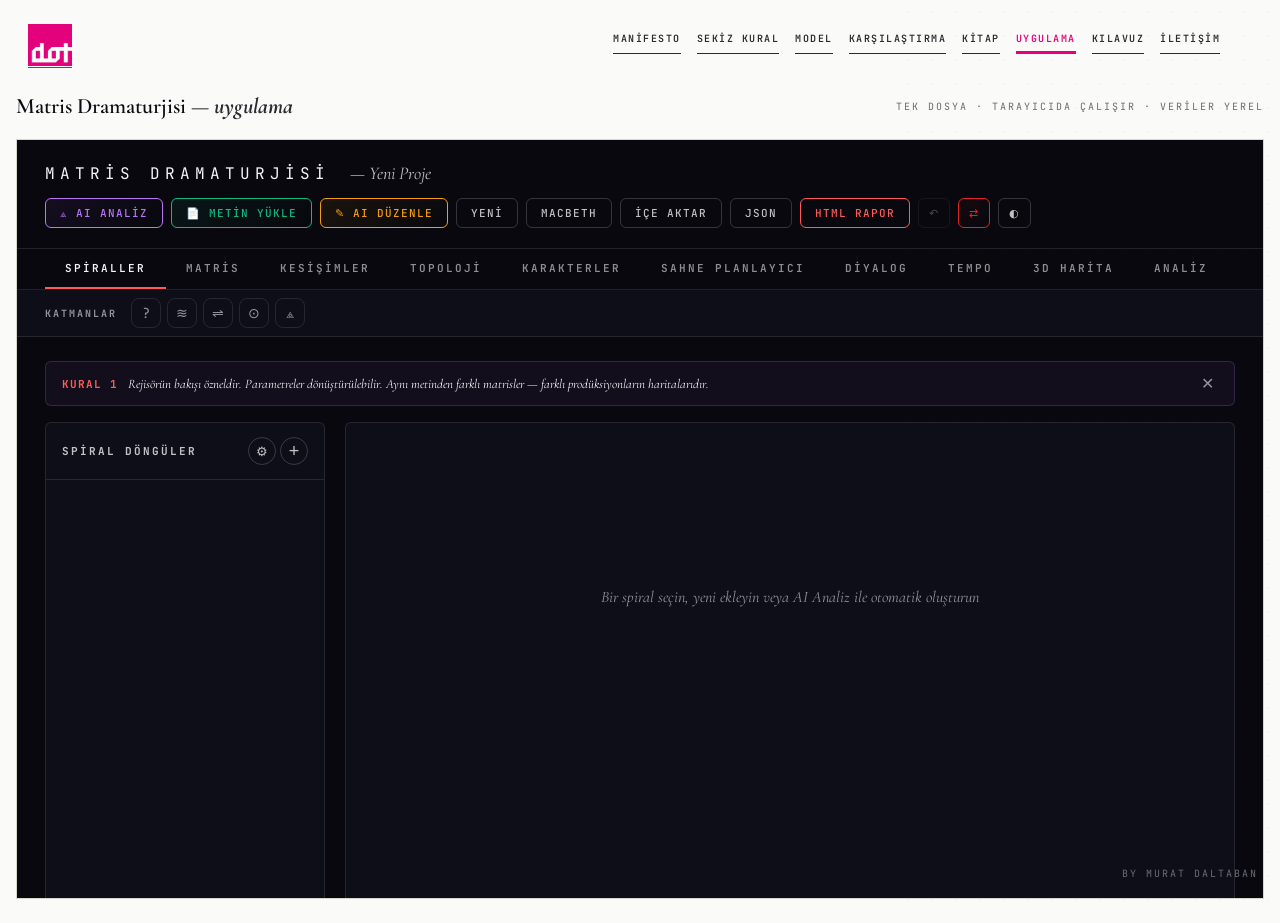
<file: uygulama.html>
<!DOCTYPE html>
<html lang="tr">
<head>
<meta charset="UTF-8">
<meta name="viewport" content="width=device-width, initial-scale=1">
<title>Uygulama — Matris Dramaturjisi</title>
<link rel="stylesheet" href="style.css">
<style>
  body { background: var(--bg); overflow-x: hidden; }
  .app-page {
    padding: 88px 16px 24px;
    max-width: 1600px;
    margin: 0 auto;
  }
  .app-bar {
    display: flex;
    justify-content: space-between;
    align-items: center;
    margin-bottom: 14px;
    flex-wrap: wrap;
    gap: 10px;
  }
  .app-bar-title {
    font-family: var(--serif);
    font-size: 22px;
    font-style: italic;
    color: var(--text-2);
    margin: 0;
  }
  .app-bar-title strong {
    font-style: normal;
    color: var(--black);
    font-weight: 600;
  }
  .app-bar-hints {
    font-family: var(--mono);
    font-size: 10px;
    letter-spacing: 2px;
    color: var(--text-3);
    text-transform: uppercase;
  }
  .app-frame {
    width: 100%;
    height: calc(100vh - 140px);
    min-height: 700px;
    border: 1px solid var(--border);
    background: #08080e;
    display: block;
  }
  @media (max-width: 720px) {
    .app-page { padding: 80px 8px 16px; }
    .app-bar-title { font-size: 16px; }
    .app-bar-hints { display: none; }
    .app-frame { height: calc(100vh - 120px); min-height: 500px; }
  }
</style>
</head>
<body>

<div class="app-page">

  <div class="app-bar">
    <h1 class="app-bar-title"><strong>Matris Dramaturjisi</strong> — uygulama</h1>
    <div class="app-bar-hints">tek dosya · tarayıcıda çalışır · veriler yerel</div>
  </div>

  <iframe class="app-frame" src="uygulama-iframe.html" title="Matris Dramaturjisi uygulaması"></iframe>

</div>

<script src="site.js"></script>
</body>
</html>
</file>
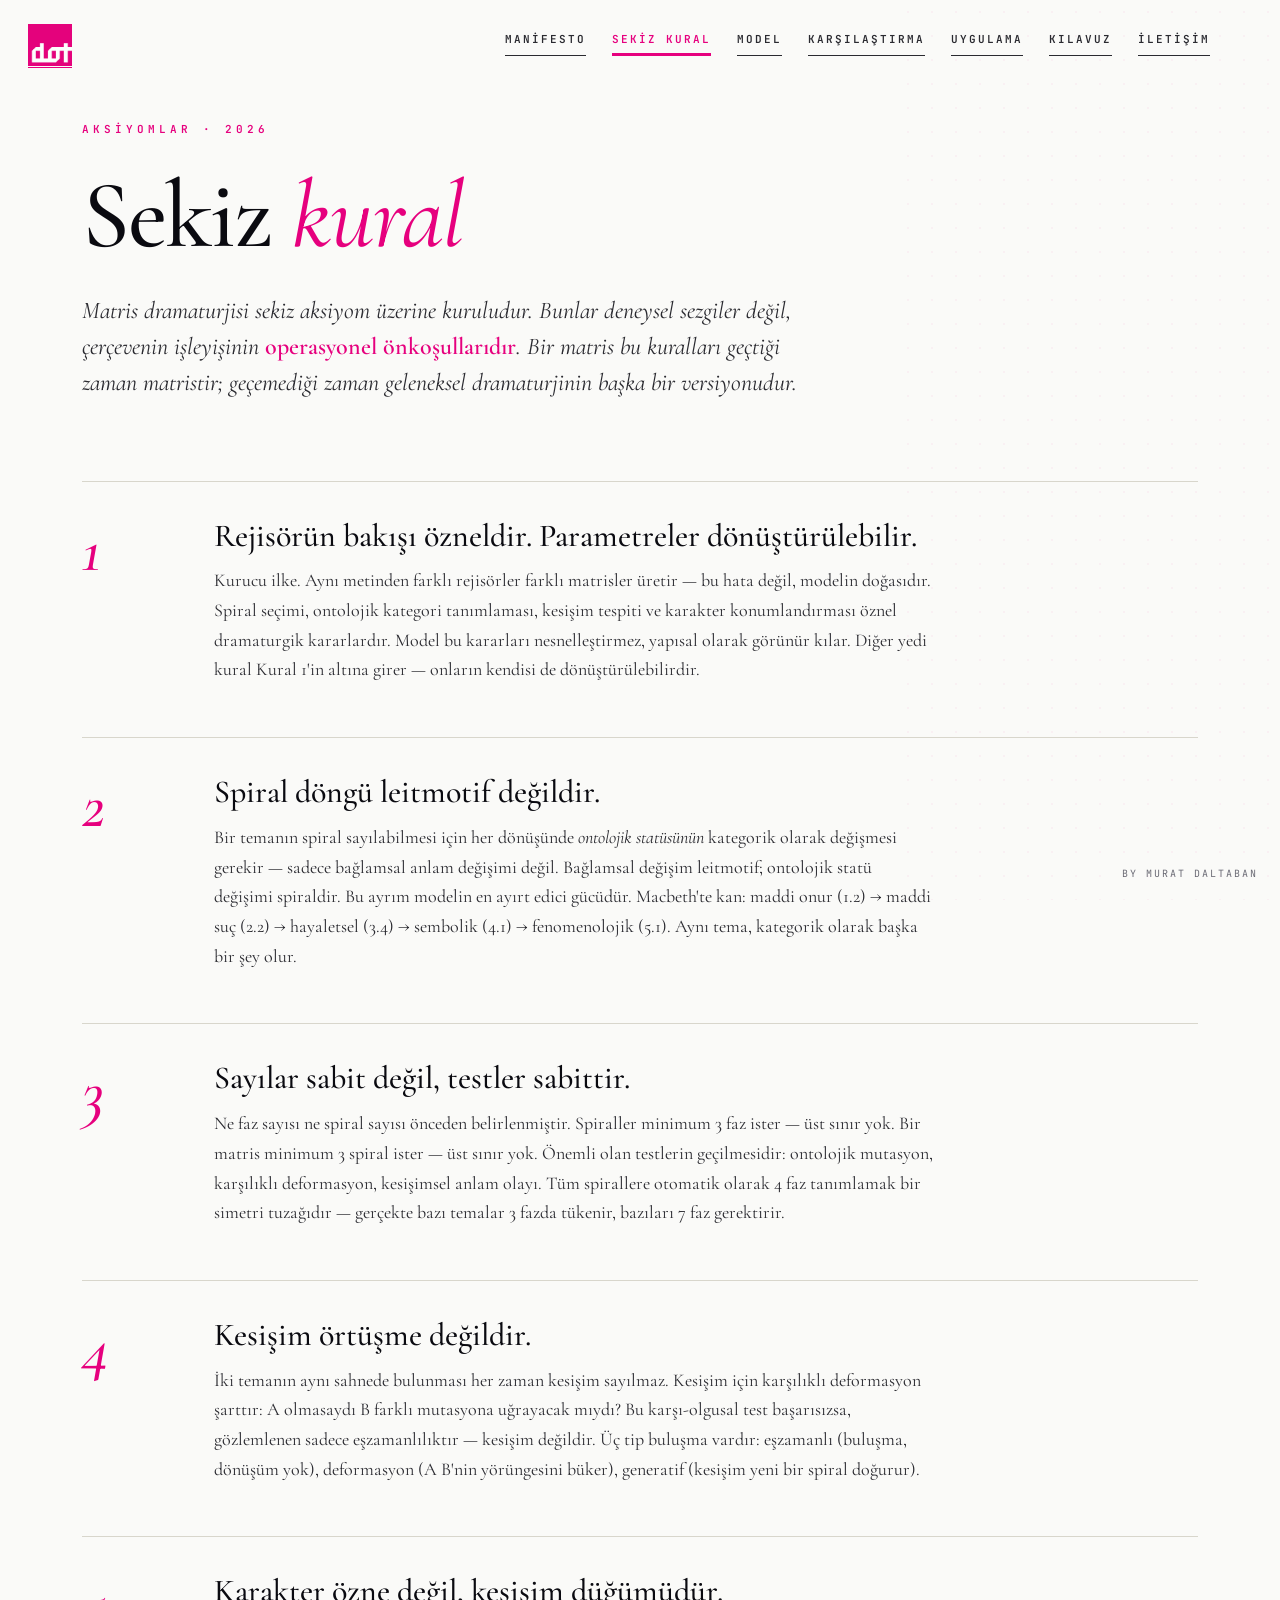
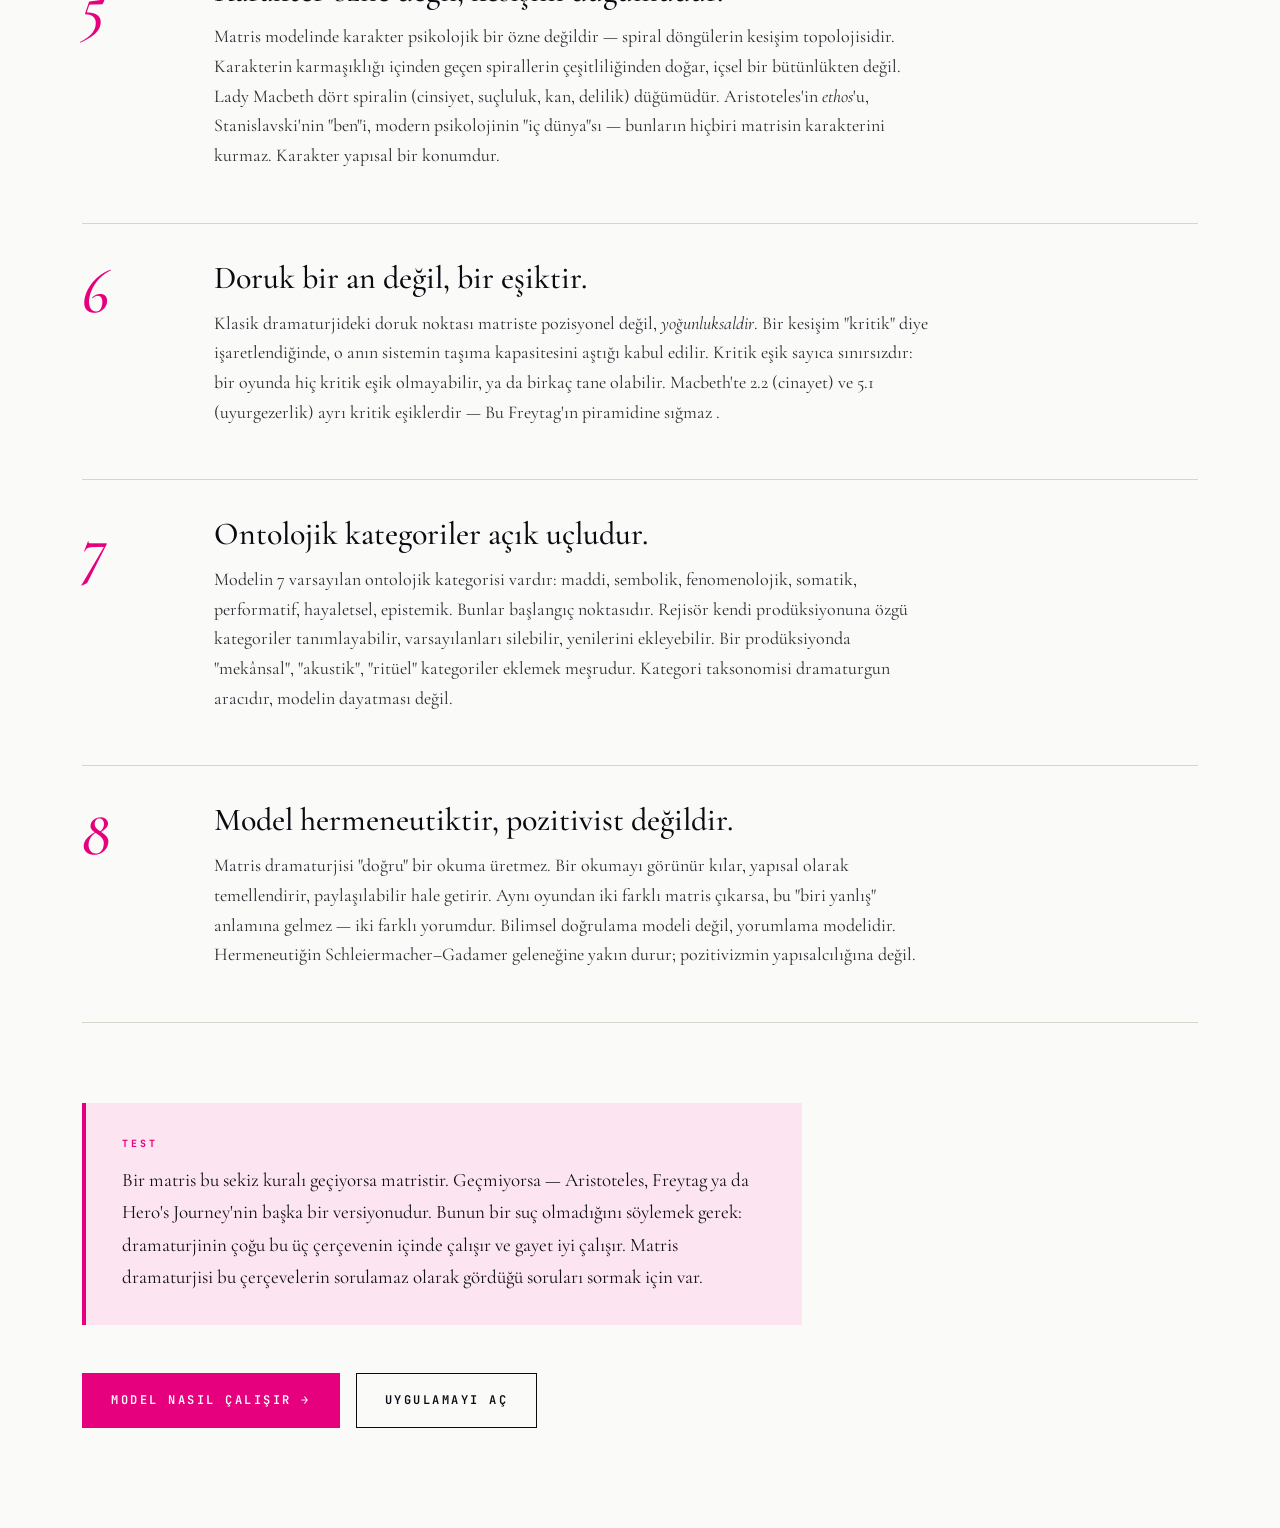
<file: matris-dramaturjisi-site (2)/kurallar.html>
<!DOCTYPE html>
<html lang="tr">
<head>
<meta charset="UTF-8">
<meta name="viewport" content="width=device-width, initial-scale=1">
<title>Sekiz Temel Kural — Matris Dramaturjisi</title>
<link rel="stylesheet" href="style.css">
</head>
<body>

<main class="page">

  <div class="eyebrow">Aksiyomlar · 2026</div>
  <h1 class="hero">Sekiz <em>kural</em></h1>
  <p class="lead">Matris dramaturjisi sekiz aksiyom üzerine kuruludur. Bunlar deneysel sezgiler değil, çerçevenin işleyişinin <em>operasyonel önkoşullarıdır</em>. Bir matris bu kuralları geçtiği zaman matristir; geçemediği zaman geleneksel dramaturjinin başka bir versiyonudur.</p>

  <div style="margin-top:80px">

    <div class="rule-card">
      <div class="rule-num">1</div>
      <div>
        <div class="rule-title">Rejisörün bakışı özneldir. Parametreler dönüştürülebilir.</div>
        <p class="rule-body">Kurucu ilke. Aynı metinden farklı rejisörler farklı matrisler üretir — bu hata değil, modelin doğasıdır. Spiral seçimi, ontolojik kategori tanımlaması, kesişim tespiti ve karakter konumlandırması öznel dramaturgik kararlardır. Model bu kararları nesnelleştirmez, yapısal olarak görünür kılar. Diğer yedi kural Kural 1'in altına girer — onların kendisi de dönüştürülebilirdir.</p>
      </div>
    </div>

    <div class="rule-card">
      <div class="rule-num">2</div>
      <div>
        <div class="rule-title">Spiral döngü leitmotif değildir.</div>
        <p class="rule-body">Bir temanın spiral sayılabilmesi için her dönüşünde <em>ontolojik statüsünün</em> kategorik olarak değişmesi gerekir — sadece bağlamsal anlam değişimi değil. Bağlamsal değişim leitmotif; ontolojik statü değişimi spiraldir. Bu ayrım modelin en ayırt edici gücüdür. Macbeth'te kan: maddi onur (1.2) → maddi suç (2.2) → hayaletsel (3.4) → sembolik (4.1) → fenomenolojik (5.1). Aynı tema, kategorik olarak başka bir şey olur.</p>
      </div>
    </div>

    <div class="rule-card">
      <div class="rule-num">3</div>
      <div>
        <div class="rule-title">Sayılar sabit değil, testler sabittir.</div>
        <p class="rule-body">Ne faz sayısı ne spiral sayısı önceden belirlenmiştir. Spiraller minimum 3 faz ister — üst sınır yok. Bir matris minimum 3 spiral ister — üst sınır yok. Önemli olan testlerin geçilmesidir: ontolojik mutasyon, karşılıklı deformasyon, kesişimsel anlam olayı. Tüm spirallere otomatik olarak 4 faz tanımlamak bir simetri tuzağıdır — gerçekte bazı temalar 3 fazda tükenir, bazıları 7 faz gerektirir.</p>
      </div>
    </div>

    <div class="rule-card">
      <div class="rule-num">4</div>
      <div>
        <div class="rule-title">Kesişim örtüşme değildir.</div>
        <p class="rule-body">İki temanın aynı sahnede bulunması her zaman kesişim sayılmaz. Kesişim için karşılıklı deformasyon şarttır: A olmasaydı B farklı mutasyona uğrayacak mıydı? Bu karşı-olgusal test başarısızsa, gözlemlenen sadece eşzamanlılıktır — kesişim değildir. Üç tip buluşma vardır: eşzamanlı (buluşma, dönüşüm yok), deformasyon (A B'nin yörüngesini büker), generatif (kesişim yeni bir spiral doğurur).</p>
      </div>
    </div>

    <div class="rule-card">
      <div class="rule-num">5</div>
      <div>
        <div class="rule-title">Karakter özne değil, kesişim düğümüdür.</div>
        <p class="rule-body">Matris modelinde karakter psikolojik bir özne değildir — spiral döngülerin kesişim topolojisidir. Karakterin karmaşıklığı içinden geçen spirallerin çeşitliliğinden doğar, içsel bir bütünlükten değil. Lady Macbeth dört spiralin (cinsiyet, suçluluk, kan, delilik) düğümüdür. Aristoteles'in <em>ethos</em>'u, Stanislavski'nin "ben"i, modern psikolojinin "iç dünya"sı — bunların hiçbiri matrisin karakterini kurmaz. Karakter yapısal bir konumdur.</p>
      </div>
    </div>

    <div class="rule-card">
      <div class="rule-num">6</div>
      <div>
        <div class="rule-title">Doruk bir an değil, bir eşiktir.</div>
        <p class="rule-body">Klasik dramaturjideki doruk noktası matriste pozisyonel değil, <em>yoğunluksaldir</em>. Bir kesişim "kritik" diye işaretlendiğinde, o anın sistemin taşıma kapasitesini aştığı kabul edilir. Kritik eşik sayıca sınırsızdır: bir oyunda hiç kritik eşik olmayabilir, ya da birkaç tane olabilir. Macbeth'te 2.2 (cinayet) ve 5.1 (uyurgezerlik) ayrı kritik eşiklerdir — Bu Freytag'ın piramidine sığmaz .</p>
      </div>
    </div>

    <div class="rule-card">
      <div class="rule-num">7</div>
      <div>
        <div class="rule-title">Ontolojik kategoriler açık uçludur.</div>
        <p class="rule-body">Modelin 7 varsayılan ontolojik kategorisi vardır: maddi, sembolik, fenomenolojik, somatik, performatif, hayaletsel, epistemik. Bunlar başlangıç noktasıdır. Rejisör kendi prodüksiyonuna özgü kategoriler tanımlayabilir, varsayılanları silebilir, yenilerini ekleyebilir. Bir prodüksiyonda "mekânsal", "akustik", "ritüel" kategoriler eklemek meşrudur. Kategori taksonomisi dramaturgun aracıdır, modelin dayatması değil.</p>
      </div>
    </div>

    <div class="rule-card">
      <div class="rule-num">8</div>
      <div>
        <div class="rule-title">Model hermeneutiktir, pozitivist değildir.</div>
        <p class="rule-body">Matris dramaturjisi "doğru" bir okuma üretmez. Bir okumayı görünür kılar, yapısal olarak temellendirir, paylaşılabilir hale getirir. Aynı oyundan iki farklı matris çıkarsa, bu "biri yanlış" anlamına gelmez — iki farklı yorumdur. Bilimsel doğrulama modeli değil, yorumlama modelidir. Hermeneutiğin Schleiermacher–Gadamer geleneğine yakın durur; pozitivizmin yapısalcılığına değil.</p>
      </div>
    </div>

  </div>

  <div class="callout" style="margin-top:80px">
    <div class="label">Test</div>
    <p style="margin:0">Bir matris bu sekiz kuralı geçiyorsa matristir. Geçmiyorsa — Aristoteles, Freytag ya da Hero's Journey'nin başka bir versiyonudur. Bunun bir suç olmadığını söylemek gerek: dramaturjinin çoğu bu üç çerçevenin içinde çalışır ve gayet iyi çalışır. Matris dramaturjisi bu çerçevelerin sorulamaz olarak gördüğü soruları sormak için var.</p>
  </div>

  <div class="cta-row">
    <a href="model.html" class="btn btn-primary">Model nasıl çalışır →</a>
    <a href="uygulama.html" class="btn">Uygulamayı Aç</a>
  </div>

</main>

<script src="site.js"></script>
</body>
</html>
</file>
<file: style.css>
/* ═══════════════════════════════════════════
   MATRİS DRAMATURJİSİ — Site stili
   Sade, minimalist, açık tema, cesur tipografi
   ═══════════════════════════════════════════ */

@import url('https://fonts.googleapis.com/css2?family=Cormorant+Garamond:ital,wght@0,400;0,500;0,600;0,700;1,400;1,500&family=JetBrains+Mono:wght@400;500;600;700&display=swap');

:root {
  --bg: #fafaf8;
  --bg-soft: #f0efe9;
  --bg-card: #ffffff;
  --text: #0e0e14;
  --text-2: #2a2a30;
  --text-3: #6b6b75;
  --border: #d8d6cc;
  --border-soft: #e8e6dc;

  --magenta: #e6007e;
  --magenta-soft: #fce5f1;
  --black: #0a0a10;

  --serif: 'Cormorant Garamond', Georgia, serif;
  --mono: 'JetBrains Mono', 'SF Mono', Consolas, monospace;
  --sans: -apple-system, BlinkMacSystemFont, 'Inter', Segoe UI, sans-serif;

  --col-max: 1180px;
  --col-text: 720px;
}

* { margin: 0; padding: 0; box-sizing: border-box; }

html { scroll-behavior: smooth; }

body {
  background: var(--bg);
  color: var(--text);
  font-family: var(--serif);
  font-size: 19px;
  line-height: 1.7;
  -webkit-font-smoothing: antialiased;
  min-height: 100vh;
  position: relative;
}

/* ─── LOGO köşe sağlama ─── */
.dot-logo {
  position: fixed;
  top: 24px;
  left: 28px;
  width: 44px;
  height: 44px;
  z-index: 1000;
  display: block;
}
.dot-logo img {
  width: 100%;
  height: 100%;
  display: block;
}

.murat-tag {
  position: fixed;
  bottom: 18px;
  right: 22px;
  font-family: var(--mono);
  font-size: 10px;
  letter-spacing: 2px;
  color: var(--text-3);
  text-transform: uppercase;
  z-index: 1000;
  pointer-events: none;
}

/* ─── NAVİGASYON ─── */
.nav {
  position: fixed;
  top: 24px;
  right: 70px;
  z-index: 1000;
  display: flex;
  gap: 26px;
  font-family: var(--mono);
  font-size: 11px;
  font-weight: 600;
  letter-spacing: 2px;
  text-transform: uppercase;
}
.nav a {
  color: var(--text-2);
  text-decoration: none;
  position: relative;
  padding: 6px 0;
  transition: color 0.2s;
  white-space: nowrap;
}
.nav a:hover { color: var(--magenta); }
.nav a.active { color: var(--magenta); }
.nav a.active::after {
  content: '';
  position: absolute;
  bottom: 0;
  left: 0;
  right: 0;
  height: 2px;
  background: var(--magenta);
}

/* ─── DÜZEN ─── */
.page {
  padding: 120px 32px 100px;
  max-width: var(--col-max);
  margin: 0 auto;
}
.page-narrow {
  max-width: var(--col-text);
  margin: 0 auto;
}

/* ─── BAŞLIKLAR ─── */
.eyebrow {
  font-family: var(--mono);
  font-size: 11px;
  letter-spacing: 4px;
  text-transform: uppercase;
  color: var(--magenta);
  font-weight: 600;
  margin-bottom: 28px;
}

h1.hero {
  font-family: var(--serif);
  font-size: clamp(48px, 8vw, 96px);
  font-weight: 500;
  line-height: 1.02;
  letter-spacing: -0.02em;
  color: var(--black);
  margin-bottom: 28px;
}

h1.hero em {
  font-style: italic;
  color: var(--magenta);
  font-weight: 400;
}

h2 {
  font-family: var(--serif);
  font-size: clamp(32px, 4.5vw, 56px);
  font-weight: 500;
  line-height: 1.1;
  letter-spacing: -0.015em;
  margin: 90px 0 28px;
  color: var(--black);
}

h2 em {
  font-style: italic;
  color: var(--magenta);
}

h3 {
  font-family: var(--mono);
  font-size: 13px;
  font-weight: 700;
  letter-spacing: 3px;
  text-transform: uppercase;
  color: var(--magenta);
  margin: 56px 0 16px;
}

p { margin-bottom: 22px; max-width: var(--col-text); }
p.lead {
  font-size: 24px;
  font-style: italic;
  color: var(--text-2);
  line-height: 1.5;
  margin-bottom: 36px;
  max-width: var(--col-text);
}
p.lead em {
  font-style: normal;
  color: var(--magenta);
  font-weight: 600;
}

strong { font-weight: 700; color: var(--black); }
em { font-style: italic; }

a {
  color: var(--magenta);
  text-decoration: none;
  border-bottom: 1px solid currentColor;
  padding-bottom: 1px;
}
a:hover { color: var(--black); }

/* ─── ALINTI / EPIGRAF ─── */
blockquote {
  font-style: italic;
  font-size: 22px;
  line-height: 1.5;
  color: var(--text-2);
  border-left: 3px solid var(--magenta);
  padding: 8px 0 8px 24px;
  margin: 36px 0 36px;
  max-width: var(--col-text);
}
blockquote cite {
  display: block;
  font-style: normal;
  font-family: var(--mono);
  font-size: 11px;
  letter-spacing: 2px;
  color: var(--text-3);
  margin-top: 12px;
  text-transform: uppercase;
}

/* ─── KART / KURAL ─── */
.rule-card {
  border-top: 1px solid var(--border);
  padding: 36px 0 30px;
  display: grid;
  grid-template-columns: 100px 1fr;
  gap: 32px;
  align-items: start;
}
.rule-card:last-child { border-bottom: 1px solid var(--border); }
.rule-num {
  font-family: var(--serif);
  font-size: 64px;
  font-weight: 500;
  font-style: italic;
  color: var(--magenta);
  line-height: 1;
}
.rule-title {
  font-family: var(--serif);
  font-size: 32px;
  font-weight: 500;
  line-height: 1.15;
  margin-bottom: 12px;
  color: var(--black);
}
.rule-body { color: var(--text-2); font-size: 18px; line-height: 1.65; }

/* ─── HERO BUTONLAR ─── */
.cta-row { margin-top: 40px; display: flex; gap: 16px; flex-wrap: wrap; }
.btn {
  display: inline-block;
  font-family: var(--mono);
  font-size: 12px;
  font-weight: 600;
  letter-spacing: 2.5px;
  text-transform: uppercase;
  padding: 16px 28px;
  border-radius: 0;
  border: 1px solid var(--black);
  background: transparent;
  color: var(--black);
  text-decoration: none;
  cursor: pointer;
  transition: all 0.2s;
}
.btn:hover { background: var(--black); color: var(--bg); }
.btn-primary {
  background: var(--magenta);
  color: white;
  border-color: var(--magenta);
}
.btn-primary:hover { background: var(--black); border-color: var(--black); color: white; }

/* ─── KARŞILAŞTIRMA TABLOSU ─── */
.compare-table {
  border-top: 2px solid var(--black);
  margin: 40px 0;
}
.compare-row {
  display: grid;
  grid-template-columns: 200px 1fr 1fr;
  gap: 24px;
  padding: 24px 0;
  border-bottom: 1px solid var(--border);
  align-items: start;
}
.compare-row .dim {
  font-family: var(--mono);
  font-size: 11px;
  letter-spacing: 2px;
  text-transform: uppercase;
  font-weight: 700;
  color: var(--text-2);
}
.compare-row .other { color: var(--text-3); font-style: italic; font-size: 17px; }
.compare-row .matris { color: var(--black); font-size: 17px; }

/* ─── İSTATİSTİK / VURGU ─── */
.callout {
  border-left: 4px solid var(--magenta);
  background: var(--magenta-soft);
  padding: 32px 36px;
  margin: 48px 0;
  max-width: var(--col-text);
}
.callout p:last-child { margin-bottom: 0; }
.callout .label {
  font-family: var(--mono);
  font-size: 10px;
  letter-spacing: 3px;
  text-transform: uppercase;
  color: var(--magenta);
  font-weight: 700;
  margin-bottom: 12px;
}

/* ─── UYGULAMA İFRAME ─── */
.app-frame {
  width: 100%;
  height: calc(100vh - 100px);
  border: 1px solid var(--border);
  background: var(--bg-card);
  display: block;
}

/* ─── TABLET ─── */
@media (max-width: 1340px) {
  .nav { gap: 16px; font-size: 10px; letter-spacing: 1.5px; right: 60px; }
}
@media (max-width: 1100px) {
  .nav { gap: 11px; font-size: 9.5px; letter-spacing: 1px; right: 54px; }
}
@media (max-width: 940px) {
  .nav { gap: 9px; font-size: 9px; letter-spacing: 0.5px; right: 48px; }
}

/* ─── MOBİL ─── */
@media (max-width: 720px) {
  .nav {
    top: 22px;
    right: 16px;
    gap: 12px;
    font-size: 9px;
    letter-spacing: 1px;
    flex-wrap: wrap;
    max-width: 65%;
    justify-content: flex-end;
  }
  .nav a { padding: 4px 0; }
  .dot-logo { width: 36px; height: 36px; top: 18px; left: 18px; }
  .page { padding: 100px 22px 80px; }
  h1.hero { font-size: 44px; }
  h2 { font-size: 30px; margin: 60px 0 22px; }
  p.lead { font-size: 19px; }
  blockquote { font-size: 18px; padding-left: 18px; }
  .rule-card { grid-template-columns: 1fr; gap: 8px; padding: 24px 0; }
  .rule-num { font-size: 36px; }
  .rule-title { font-size: 24px; }
  .compare-row { grid-template-columns: 1fr; gap: 8px; padding: 16px 0; }
  .compare-row .dim { font-size: 10px; }
  .murat-tag { font-size: 9px; letter-spacing: 1.5px; bottom: 12px; right: 14px; }
}

/* ─── ARKA PLAN ASCII / DEKORATİF ─── */
.bg-marks {
  position: fixed;
  top: 0;
  right: 0;
  bottom: 0;
  width: 30vw;
  pointer-events: none;
  opacity: 0.04;
  background-image: radial-gradient(circle, var(--magenta) 1px, transparent 1px);
  background-size: 24px 24px;
  z-index: 0;
}
</file>
<file: matris-dramaturjisi-site (2)/style.css>
/* ═══════════════════════════════════════════
   MATRİS DRAMATURJİSİ — Site stili
   Sade, minimalist, açık tema, cesur tipografi
   ═══════════════════════════════════════════ */

@import url('https://fonts.googleapis.com/css2?family=Cormorant+Garamond:ital,wght@0,400;0,500;0,600;0,700;1,400;1,500&family=JetBrains+Mono:wght@400;500;600;700&display=swap');

:root {
  --bg: #fafaf8;
  --bg-soft: #f0efe9;
  --bg-card: #ffffff;
  --text: #0e0e14;
  --text-2: #2a2a30;
  --text-3: #6b6b75;
  --border: #d8d6cc;
  --border-soft: #e8e6dc;

  --magenta: #e6007e;
  --magenta-soft: #fce5f1;
  --black: #0a0a10;

  --serif: 'Cormorant Garamond', Georgia, serif;
  --mono: 'JetBrains Mono', 'SF Mono', Consolas, monospace;
  --sans: -apple-system, BlinkMacSystemFont, 'Inter', Segoe UI, sans-serif;

  --col-max: 1180px;
  --col-text: 720px;
}

* { margin: 0; padding: 0; box-sizing: border-box; }

html { scroll-behavior: smooth; }

body {
  background: var(--bg);
  color: var(--text);
  font-family: var(--serif);
  font-size: 19px;
  line-height: 1.7;
  -webkit-font-smoothing: antialiased;
  min-height: 100vh;
  position: relative;
}

/* ─── LOGO köşe sağlama ─── */
.dot-logo {
  position: fixed;
  top: 24px;
  left: 28px;
  width: 44px;
  height: 44px;
  z-index: 1000;
  display: block;
}
.dot-logo img {
  width: 100%;
  height: 100%;
  display: block;
}

.murat-tag {
  position: fixed;
  bottom: 18px;
  right: 22px;
  font-family: var(--mono);
  font-size: 10px;
  letter-spacing: 2px;
  color: var(--text-3);
  text-transform: uppercase;
  z-index: 1000;
  pointer-events: none;
}

/* ─── NAVİGASYON ─── */
.nav {
  position: fixed;
  top: 24px;
  right: 70px;
  z-index: 1000;
  display: flex;
  gap: 26px;
  font-family: var(--mono);
  font-size: 11px;
  font-weight: 600;
  letter-spacing: 2px;
  text-transform: uppercase;
}
.nav a {
  color: var(--text-2);
  text-decoration: none;
  position: relative;
  padding: 6px 0;
  transition: color 0.2s;
  white-space: nowrap;
}
.nav a:hover { color: var(--magenta); }
.nav a.active { color: var(--magenta); }
.nav a.active::after {
  content: '';
  position: absolute;
  bottom: 0;
  left: 0;
  right: 0;
  height: 2px;
  background: var(--magenta);
}

/* ─── DÜZEN ─── */
.page {
  padding: 120px 32px 100px;
  max-width: var(--col-max);
  margin: 0 auto;
}
.page-narrow {
  max-width: var(--col-text);
  margin: 0 auto;
}

/* ─── BAŞLIKLAR ─── */
.eyebrow {
  font-family: var(--mono);
  font-size: 11px;
  letter-spacing: 4px;
  text-transform: uppercase;
  color: var(--magenta);
  font-weight: 600;
  margin-bottom: 28px;
}

h1.hero {
  font-family: var(--serif);
  font-size: clamp(48px, 8vw, 96px);
  font-weight: 500;
  line-height: 1.02;
  letter-spacing: -0.02em;
  color: var(--black);
  margin-bottom: 28px;
}

h1.hero em {
  font-style: italic;
  color: var(--magenta);
  font-weight: 400;
}

h2 {
  font-family: var(--serif);
  font-size: clamp(32px, 4.5vw, 56px);
  font-weight: 500;
  line-height: 1.1;
  letter-spacing: -0.015em;
  margin: 90px 0 28px;
  color: var(--black);
}

h2 em {
  font-style: italic;
  color: var(--magenta);
}

h3 {
  font-family: var(--mono);
  font-size: 13px;
  font-weight: 700;
  letter-spacing: 3px;
  text-transform: uppercase;
  color: var(--magenta);
  margin: 56px 0 16px;
}

p { margin-bottom: 22px; max-width: var(--col-text); }
p.lead {
  font-size: 24px;
  font-style: italic;
  color: var(--text-2);
  line-height: 1.5;
  margin-bottom: 36px;
  max-width: var(--col-text);
}
p.lead em {
  font-style: normal;
  color: var(--magenta);
  font-weight: 600;
}

strong { font-weight: 700; color: var(--black); }
em { font-style: italic; }

a {
  color: var(--magenta);
  text-decoration: none;
  border-bottom: 1px solid currentColor;
  padding-bottom: 1px;
}
a:hover { color: var(--black); }

/* ─── ALINTI / EPIGRAF ─── */
blockquote {
  font-style: italic;
  font-size: 22px;
  line-height: 1.5;
  color: var(--text-2);
  border-left: 3px solid var(--magenta);
  padding: 8px 0 8px 24px;
  margin: 36px 0 36px;
  max-width: var(--col-text);
}
blockquote cite {
  display: block;
  font-style: normal;
  font-family: var(--mono);
  font-size: 11px;
  letter-spacing: 2px;
  color: var(--text-3);
  margin-top: 12px;
  text-transform: uppercase;
}

/* ─── KART / KURAL ─── */
.rule-card {
  border-top: 1px solid var(--border);
  padding: 36px 0 30px;
  display: grid;
  grid-template-columns: 100px 1fr;
  gap: 32px;
  align-items: start;
}
.rule-card:last-child { border-bottom: 1px solid var(--border); }
.rule-num {
  font-family: var(--serif);
  font-size: 64px;
  font-weight: 500;
  font-style: italic;
  color: var(--magenta);
  line-height: 1;
}
.rule-title {
  font-family: var(--serif);
  font-size: 32px;
  font-weight: 500;
  line-height: 1.15;
  margin-bottom: 12px;
  color: var(--black);
}
.rule-body { color: var(--text-2); font-size: 18px; line-height: 1.65; }

/* ─── HERO BUTONLAR ─── */
.cta-row { margin-top: 40px; display: flex; gap: 16px; flex-wrap: wrap; }
.btn {
  display: inline-block;
  font-family: var(--mono);
  font-size: 12px;
  font-weight: 600;
  letter-spacing: 2.5px;
  text-transform: uppercase;
  padding: 16px 28px;
  border-radius: 0;
  border: 1px solid var(--black);
  background: transparent;
  color: var(--black);
  text-decoration: none;
  cursor: pointer;
  transition: all 0.2s;
}
.btn:hover { background: var(--black); color: var(--bg); }
.btn-primary {
  background: var(--magenta);
  color: white;
  border-color: var(--magenta);
}
.btn-primary:hover { background: var(--black); border-color: var(--black); color: white; }

/* ─── KARŞILAŞTIRMA TABLOSU ─── */
.compare-table {
  border-top: 2px solid var(--black);
  margin: 40px 0;
}
.compare-row {
  display: grid;
  grid-template-columns: 200px 1fr 1fr;
  gap: 24px;
  padding: 24px 0;
  border-bottom: 1px solid var(--border);
  align-items: start;
}
.compare-row .dim {
  font-family: var(--mono);
  font-size: 11px;
  letter-spacing: 2px;
  text-transform: uppercase;
  font-weight: 700;
  color: var(--text-2);
}
.compare-row .other { color: var(--text-3); font-style: italic; font-size: 17px; }
.compare-row .matris { color: var(--black); font-size: 17px; }

/* ─── İSTATİSTİK / VURGU ─── */
.callout {
  border-left: 4px solid var(--magenta);
  background: var(--magenta-soft);
  padding: 32px 36px;
  margin: 48px 0;
  max-width: var(--col-text);
}
.callout p:last-child { margin-bottom: 0; }
.callout .label {
  font-family: var(--mono);
  font-size: 10px;
  letter-spacing: 3px;
  text-transform: uppercase;
  color: var(--magenta);
  font-weight: 700;
  margin-bottom: 12px;
}

/* ─── UYGULAMA İFRAME ─── */
.app-frame {
  width: 100%;
  height: calc(100vh - 100px);
  border: 1px solid var(--border);
  background: var(--bg-card);
  display: block;
}

/* ─── TABLET ─── */
@media (max-width: 1200px) {
  .nav { gap: 14px; font-size: 10px; letter-spacing: 1.5px; right: 56px; }
}
@media (max-width: 980px) {
  .nav { gap: 10px; font-size: 9px; letter-spacing: 1px; right: 50px; }
}

/* ─── MOBİL ─── */
@media (max-width: 720px) {
  .nav {
    top: 22px;
    right: 16px;
    gap: 12px;
    font-size: 9px;
    letter-spacing: 1px;
    flex-wrap: wrap;
    max-width: 65%;
    justify-content: flex-end;
  }
  .nav a { padding: 4px 0; }
  .dot-logo { width: 36px; height: 36px; top: 18px; left: 18px; }
  .page { padding: 100px 22px 80px; }
  h1.hero { font-size: 44px; }
  h2 { font-size: 30px; margin: 60px 0 22px; }
  p.lead { font-size: 19px; }
  blockquote { font-size: 18px; padding-left: 18px; }
  .rule-card { grid-template-columns: 1fr; gap: 8px; padding: 24px 0; }
  .rule-num { font-size: 36px; }
  .rule-title { font-size: 24px; }
  .compare-row { grid-template-columns: 1fr; gap: 8px; padding: 16px 0; }
  .compare-row .dim { font-size: 10px; }
  .murat-tag { font-size: 9px; letter-spacing: 1.5px; bottom: 12px; right: 14px; }
}

/* ─── ARKA PLAN ASCII / DEKORATİF ─── */
.bg-marks {
  position: fixed;
  top: 0;
  right: 0;
  bottom: 0;
  width: 30vw;
  pointer-events: none;
  opacity: 0.04;
  background-image: radial-gradient(circle, var(--magenta) 1px, transparent 1px);
  background-size: 24px 24px;
  z-index: 0;
}
</file>
